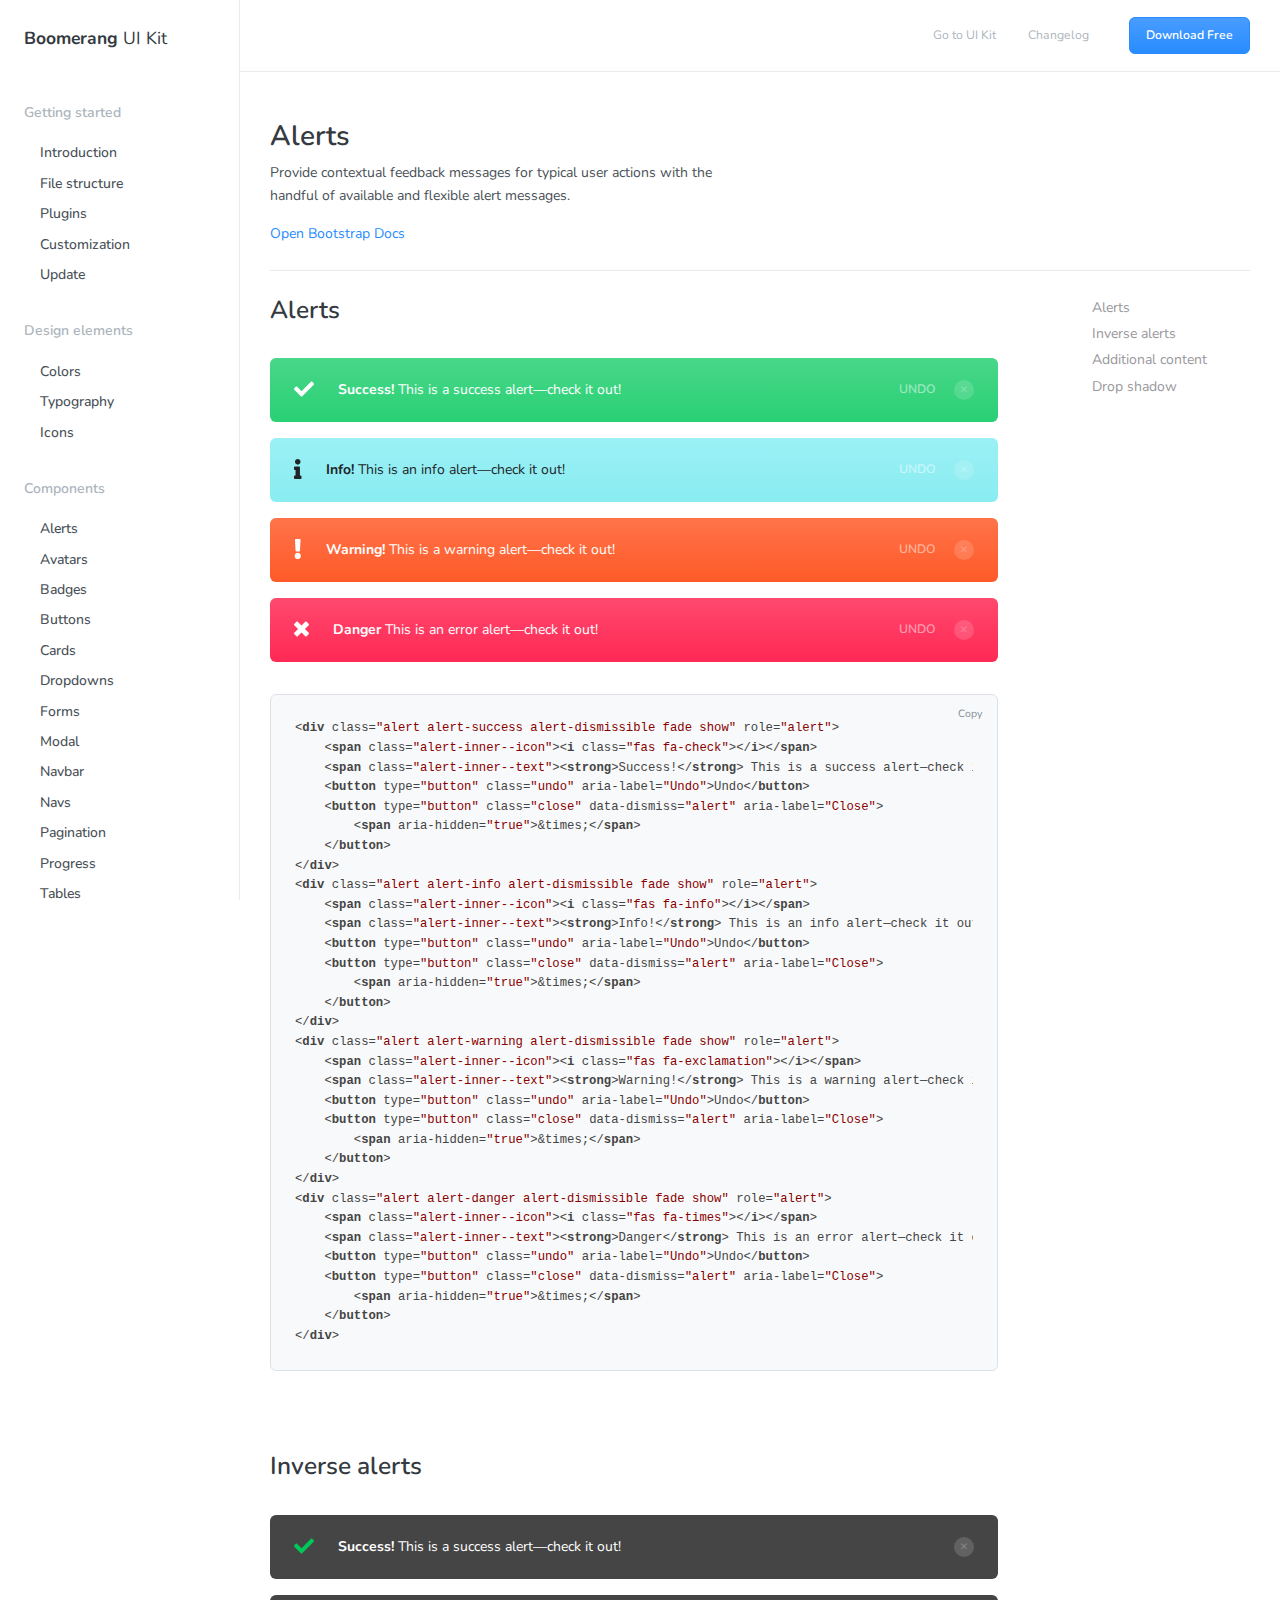
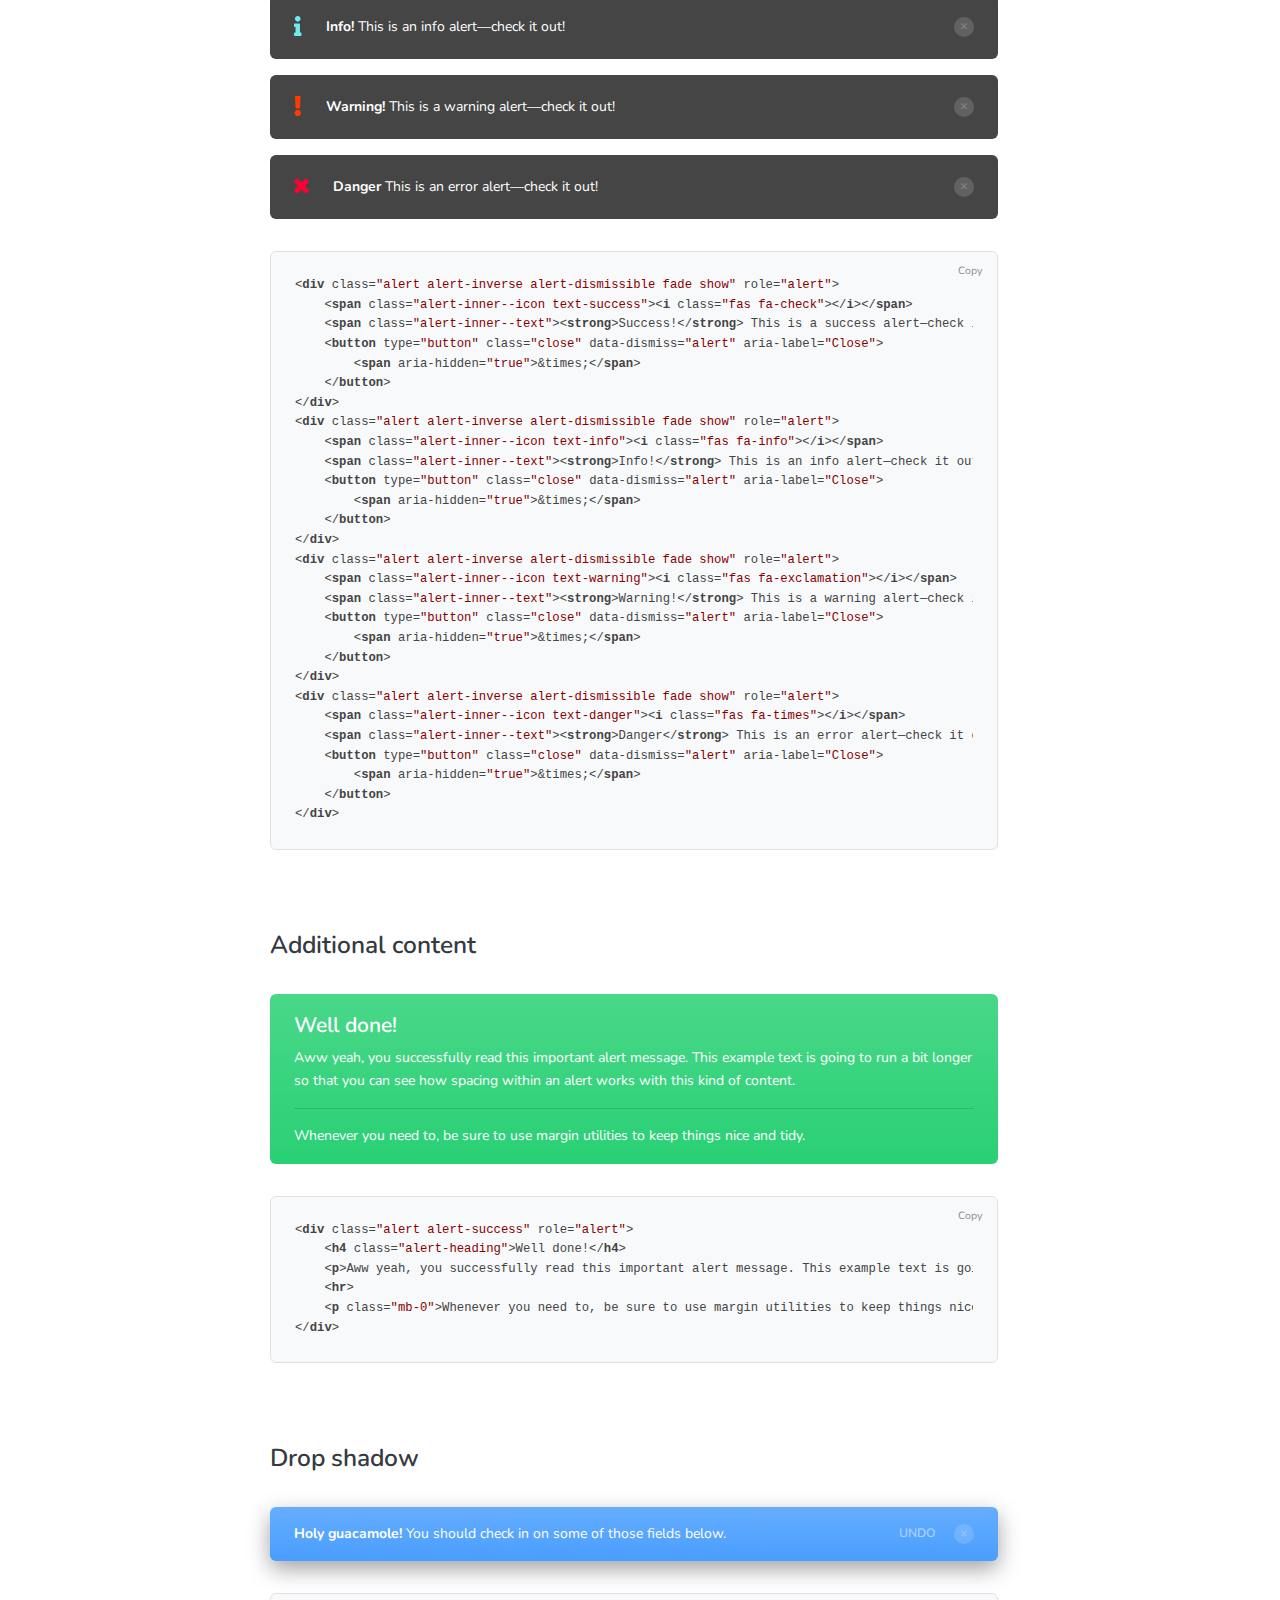
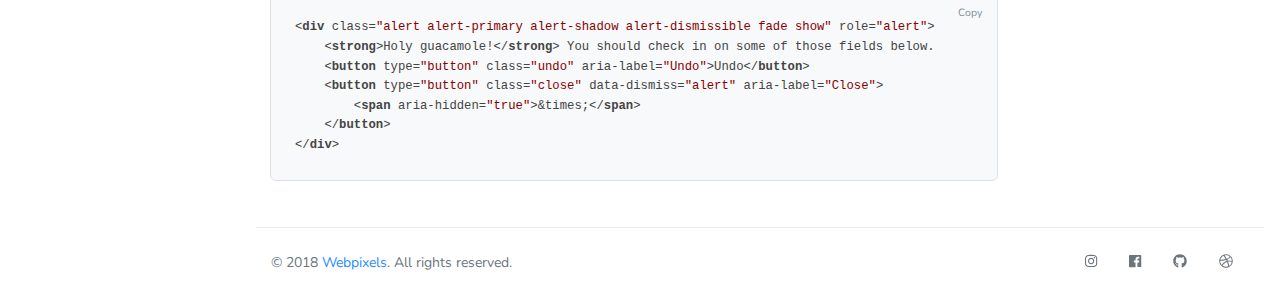
<file: docs/alerts.html>
<!DOCTYPE html>
<html>
  <head>
    <meta charset="utf-8">
    <meta name="viewport" content="width=device-width, initial-scale=1, shrink-to-fit=no">
    <meta name="description" content="Probably the most complete UI kit out there. Multiple functionalities and controls added,  extended color palette and beautiful typography, designed as its own extended version of Bootstrap at  the highest level of quality.                             ">
    <meta name="author" content="Webpixels">
    <title>Boomerang UI Kit - Free Bootstrap Framework by Webpixels</title>
    <!-- Fonts -->
    <link href="https://fonts.googleapis.com/css?family=Nunito:400,600,700,800|Roboto:400,500,700" rel="stylesheet">
    <!-- Plugins -->
    <link rel="stylesheet" href="../assets/vendor/animate/animate.min.css" type="text/css">
    <!-- Theme CSS -->
    <link type="text/css" href="../assets/css/theme.css" rel="stylesheet">
    <!-- Demo CSS - No need to use these in your project -->
    <link rel="stylesheet" href="../assets/vendor/jquery-scrollbar/css/jquery-scrollbar.css">
    <link type="text/css" href="../assets/vendor/highlight/css/highlight.min.css" rel="stylesheet">
    <link type="text/css" href="../assets/css/demo.css" rel="stylesheet">
  </head>
  <body>
    <main class="main">
      <aside class="sidebar" id="nav_docs">
        <div class="sidebar-brand">
          <h1 class="font-weight-400"><a href="../"><span class="font-weight-700">Boomerang</span> UI Kit</a></h1>
        </div>
        <div class="scrollbar-inner">
          <ul class="navigation pr-3">
            <li class="navigation-title">Getting started</li>
            <li class="navigation-item">
              <a href="introduction.html" class="navigation-link">Introduction</a>
            </li>
            <li class="navigation-item">
              <a href="file-structure.html" class="navigation-link">File structure</a>
            </li>
            <li class="navigation-item">
              <a href="plugins.html" class="navigation-link">Plugins</a>
            </li>
            <li class="navigation-item">
              <a href="customization.html" class="navigation-link">Customization</a>
            </li>
            <li class="navigation-item">
              <a href="update.html" class="navigation-link">Update</a>
            </li>
            <li class="navigation-title">Design elements</li>
            <li class="navigation-item">
              <a href="colors.html" class="navigation-link">Colors</a>
            </li>
            <li class="navigation-item">
              <a href="typography.html" class="navigation-link">Typography</a>
            </li>
            <li class="navigation-item">
              <a href="icons.html" class="navigation-link">Icons</a>
            </li>
            <li class="navigation-title">Components</li>
            <li class="navigation-item">
              <a href="alerts.html" class="navigation-link">Alerts</a>
            </li>
            <li class="navigation-item">
              <a href="avatars.html" class="navigation-link">Avatars</a>
            </li>
            <li class="navigation-item">
              <a href="badges.html" class="navigation-link">Badges</a>
            </li>
            <li class="navigation-item">
              <a href="buttons.html" class="navigation-link">Buttons</a>
            </li>
            <li class="navigation-item">
              <a href="cards.html" class="navigation-link">Cards</a>
            </li>
            <li class="navigation-item">
              <a href="dropdowns.html" class="navigation-link">Dropdowns</a>
            </li>
            <li class="navigation-item">
              <a href="forms.html" class="navigation-link">Forms</a>
            </li>
            <li class="navigation-item">
              <a href="modal.html" class="navigation-link">Modal</a>
            </li>
            <li class="navigation-item">
              <a href="navbar.html" class="navigation-link">Navbar</a>
            </li>
            <li class="navigation-item">
              <a href="navs.html" class="navigation-link">Navs</a>
            </li>
            <li class="navigation-item">
              <a href="pagination.html" class="navigation-link">Pagination</a>
            </li>
            <li class="navigation-item">
              <a href="progress.html" class="navigation-link">Progress</a>
            </li>
            <li class="navigation-item">
              <a href="tables.html" class="navigation-link">Tables</a>
            </li>
            <li class="navigation-item">
              <a href="tooltips.html" class="navigation-link">Tooltips</a>
            </li>
          </ul>
        </div>
      </aside>
      <section class="content">
        <div class="header">
          <div class="navigation-trigger d-xl-none" data-action="aside-open" data-target=".sidebar">
            <div class="navigation-trigger-inner">
              <i class="navigation-trigger-line"></i>
              <i class="navigation-trigger-line"></i>
              <i class="navigation-trigger-line"></i>
            </div>
          </div>
          <div class="header-brand d-xl-none">
            <h1><a href="index.html">Boomerang UI Kit</a></h1>
          </div>
          <div class="header-nav ml-auto">
            <ul class="nav align-items-center">
              <li class="nav-item d-none d-md-inline-block">
                <a class="nav-link pl-0 active" href="../">Go to UI Kit</a>
              </li>
              <li class="nav-item d-none d-md-inline-block">
                <a class="nav-link" href="../docs/changelog.html">Changelog</a>
              </li>
              <li class="nav-item ml-4">
                <a href="https://github.com/webpixels/boomerang-ui-kit/archive/master.zip" class="btn btn-sm btn-primary">Download Free</a>
              </li>
            </ul>
          </div>
        </div>
        <div class="content-inner content-docs">
          <div class="container">
            <div class="pt-3 pb-4 mb-4 border-bottom">
              <div class="row">
                <div class="col-lg-6">
                  <h2 class="heading h2 font-weight-bold">Alerts</h2>
                  <p>Provide contextual feedback messages for typical user actions with the handful of available and flexible alert messages.</p>
                  <a href="http://getbootstrap.com/docs/4.0/components/alerts" target="_blank">Open Bootstrap Docs</a>
                </div>
              </div>
            </div>
            <div class="row">
              <div class="col-lg-9">
                <h3 id="alerts">Alerts</h3>
                <div class="code-example">
                  <div class="alert alert-success alert-dismissible fade show" role="alert">
                    <span class="alert-inner--icon"><i class="fas fa-check"></i></span>
                    <span class="alert-inner--text"><strong>Success!</strong> This is a success alert—check it out!</span>
                    <button type="button" class="undo" aria-label="Undo">Undo</button>
                    <button type="button" class="close" data-dismiss="alert" aria-label="Close">
                      <span aria-hidden="true">&times;</span>
                    </button>
                  </div>
                  <div class="alert alert-info alert-dismissible fade show" role="alert">
                    <span class="alert-inner--icon"><i class="fas fa-info"></i></span>
                    <span class="alert-inner--text"><strong>Info!</strong> This is an info alert—check it out!</span>
                    <button type="button" class="undo" aria-label="Undo">Undo</button>
                    <button type="button" class="close" data-dismiss="alert" aria-label="Close">
                      <span aria-hidden="true">&times;</span>
                    </button>
                  </div>
                  <div class="alert alert-warning alert-dismissible fade show" role="alert">
                    <span class="alert-inner--icon"><i class="fas fa-exclamation"></i></span>
                    <span class="alert-inner--text"><strong>Warning!</strong> This is a warning alert—check it out!</span>
                    <button type="button" class="undo" aria-label="Undo">Undo</button>
                    <button type="button" class="close" data-dismiss="alert" aria-label="Close">
                      <span aria-hidden="true">&times;</span>
                    </button>
                  </div>
                  <div class="alert alert-danger alert-dismissible fade show" role="alert">
                    <span class="alert-inner--icon"><i class="fas fa-times"></i></span>
                    <span class="alert-inner--text"><strong>Danger</strong> This is an error alert—check it out!</span>
                    <button type="button" class="undo" aria-label="Undo">Undo</button>
                    <button type="button" class="close" data-dismiss="alert" aria-label="Close">
                      <span aria-hidden="true">&times;</span>
                    </button>
                  </div>
                </div>
                <div class="highlight">
                  <pre><code class="language-html" data-lang="html"><span class="nt">&lt;div</span> <span class="na">class=</span><span class="s">"alert alert-success alert-dismissible fade show"</span> <span class="na">role=</span><span class="s">"alert"</span><span class="nt">&gt;</span>
    <span class="nt">&lt;span</span> <span class="na">class=</span><span class="s">"alert-inner--icon"</span><span class="nt">&gt;&lt;i</span> <span class="na">class=</span><span class="s">"fas fa-check"</span><span class="nt">&gt;&lt;/i&gt;&lt;/span&gt;</span>
    <span class="nt">&lt;span</span> <span class="na">class=</span><span class="s">"alert-inner--text"</span><span class="nt">&gt;&lt;strong&gt;</span>Success!<span class="nt">&lt;/strong&gt;</span> This is a success alert—check it out!<span class="nt">&lt;/span&gt;</span>
    <span class="nt">&lt;button</span> <span class="na">type=</span><span class="s">"button"</span> <span class="na">class=</span><span class="s">"undo"</span> <span class="na">aria-label=</span><span class="s">"Undo"</span><span class="nt">&gt;</span>Undo<span class="nt">&lt;/button&gt;</span>
    <span class="nt">&lt;button</span> <span class="na">type=</span><span class="s">"button"</span> <span class="na">class=</span><span class="s">"close"</span> <span class="na">data-dismiss=</span><span class="s">"alert"</span> <span class="na">aria-label=</span><span class="s">"Close"</span><span class="nt">&gt;</span>
        <span class="nt">&lt;span</span> <span class="na">aria-hidden=</span><span class="s">"true"</span><span class="nt">&gt;</span><span class="ni">&amp;times;</span><span class="nt">&lt;/span&gt;</span>
    <span class="nt">&lt;/button&gt;</span>
<span class="nt">&lt;/div&gt;</span>
<span class="nt">&lt;div</span> <span class="na">class=</span><span class="s">"alert alert-info alert-dismissible fade show"</span> <span class="na">role=</span><span class="s">"alert"</span><span class="nt">&gt;</span>
    <span class="nt">&lt;span</span> <span class="na">class=</span><span class="s">"alert-inner--icon"</span><span class="nt">&gt;&lt;i</span> <span class="na">class=</span><span class="s">"fas fa-info"</span><span class="nt">&gt;&lt;/i&gt;&lt;/span&gt;</span>
    <span class="nt">&lt;span</span> <span class="na">class=</span><span class="s">"alert-inner--text"</span><span class="nt">&gt;&lt;strong&gt;</span>Info!<span class="nt">&lt;/strong&gt;</span> This is an info alert—check it out!<span class="nt">&lt;/span&gt;</span>
    <span class="nt">&lt;button</span> <span class="na">type=</span><span class="s">"button"</span> <span class="na">class=</span><span class="s">"undo"</span> <span class="na">aria-label=</span><span class="s">"Undo"</span><span class="nt">&gt;</span>Undo<span class="nt">&lt;/button&gt;</span>
    <span class="nt">&lt;button</span> <span class="na">type=</span><span class="s">"button"</span> <span class="na">class=</span><span class="s">"close"</span> <span class="na">data-dismiss=</span><span class="s">"alert"</span> <span class="na">aria-label=</span><span class="s">"Close"</span><span class="nt">&gt;</span>
        <span class="nt">&lt;span</span> <span class="na">aria-hidden=</span><span class="s">"true"</span><span class="nt">&gt;</span><span class="ni">&amp;times;</span><span class="nt">&lt;/span&gt;</span>
    <span class="nt">&lt;/button&gt;</span>
<span class="nt">&lt;/div&gt;</span>
<span class="nt">&lt;div</span> <span class="na">class=</span><span class="s">"alert alert-warning alert-dismissible fade show"</span> <span class="na">role=</span><span class="s">"alert"</span><span class="nt">&gt;</span>
    <span class="nt">&lt;span</span> <span class="na">class=</span><span class="s">"alert-inner--icon"</span><span class="nt">&gt;&lt;i</span> <span class="na">class=</span><span class="s">"fas fa-exclamation"</span><span class="nt">&gt;&lt;/i&gt;&lt;/span&gt;</span>
    <span class="nt">&lt;span</span> <span class="na">class=</span><span class="s">"alert-inner--text"</span><span class="nt">&gt;&lt;strong&gt;</span>Warning!<span class="nt">&lt;/strong&gt;</span> This is a warning alert—check it out!<span class="nt">&lt;/span&gt;</span>
    <span class="nt">&lt;button</span> <span class="na">type=</span><span class="s">"button"</span> <span class="na">class=</span><span class="s">"undo"</span> <span class="na">aria-label=</span><span class="s">"Undo"</span><span class="nt">&gt;</span>Undo<span class="nt">&lt;/button&gt;</span>
    <span class="nt">&lt;button</span> <span class="na">type=</span><span class="s">"button"</span> <span class="na">class=</span><span class="s">"close"</span> <span class="na">data-dismiss=</span><span class="s">"alert"</span> <span class="na">aria-label=</span><span class="s">"Close"</span><span class="nt">&gt;</span>
        <span class="nt">&lt;span</span> <span class="na">aria-hidden=</span><span class="s">"true"</span><span class="nt">&gt;</span><span class="ni">&amp;times;</span><span class="nt">&lt;/span&gt;</span>
    <span class="nt">&lt;/button&gt;</span>
<span class="nt">&lt;/div&gt;</span>
<span class="nt">&lt;div</span> <span class="na">class=</span><span class="s">"alert alert-danger alert-dismissible fade show"</span> <span class="na">role=</span><span class="s">"alert"</span><span class="nt">&gt;</span>
    <span class="nt">&lt;span</span> <span class="na">class=</span><span class="s">"alert-inner--icon"</span><span class="nt">&gt;&lt;i</span> <span class="na">class=</span><span class="s">"fas fa-times"</span><span class="nt">&gt;&lt;/i&gt;&lt;/span&gt;</span>
    <span class="nt">&lt;span</span> <span class="na">class=</span><span class="s">"alert-inner--text"</span><span class="nt">&gt;&lt;strong&gt;</span>Danger<span class="nt">&lt;/strong&gt;</span> This is an error alert—check it out!<span class="nt">&lt;/span&gt;</span>
    <span class="nt">&lt;button</span> <span class="na">type=</span><span class="s">"button"</span> <span class="na">class=</span><span class="s">"undo"</span> <span class="na">aria-label=</span><span class="s">"Undo"</span><span class="nt">&gt;</span>Undo<span class="nt">&lt;/button&gt;</span>
    <span class="nt">&lt;button</span> <span class="na">type=</span><span class="s">"button"</span> <span class="na">class=</span><span class="s">"close"</span> <span class="na">data-dismiss=</span><span class="s">"alert"</span> <span class="na">aria-label=</span><span class="s">"Close"</span><span class="nt">&gt;</span>
        <span class="nt">&lt;span</span> <span class="na">aria-hidden=</span><span class="s">"true"</span><span class="nt">&gt;</span><span class="ni">&amp;times;</span><span class="nt">&lt;/span&gt;</span>
    <span class="nt">&lt;/button&gt;</span>
<span class="nt">&lt;/div&gt;</span></code></pre>
                </div>
                <h3 id="inverse-alerts">Inverse alerts</h3>
                <div class="code-example">
                  <div class="alert alert-inverse alert-dismissible fade show" role="alert">
                    <span class="alert-inner--icon text-success"><i class="fas fa-check"></i></span>
                    <span class="alert-inner--text"><strong>Success!</strong> This is a success alert—check it out!</span>
                    <button type="button" class="close" data-dismiss="alert" aria-label="Close">
                      <span aria-hidden="true">&times;</span>
                    </button>
                  </div>
                  <div class="alert alert-inverse alert-dismissible fade show" role="alert">
                    <span class="alert-inner--icon text-info"><i class="fas fa-info"></i></span>
                    <span class="alert-inner--text"><strong>Info!</strong> This is an info alert—check it out!</span>
                    <button type="button" class="close" data-dismiss="alert" aria-label="Close">
                      <span aria-hidden="true">&times;</span>
                    </button>
                  </div>
                  <div class="alert alert-inverse alert-dismissible fade show" role="alert">
                    <span class="alert-inner--icon text-warning"><i class="fas fa-exclamation"></i></span>
                    <span class="alert-inner--text"><strong>Warning!</strong> This is a warning alert—check it out!</span>
                    <button type="button" class="close" data-dismiss="alert" aria-label="Close">
                      <span aria-hidden="true">&times;</span>
                    </button>
                  </div>
                  <div class="alert alert-inverse alert-dismissible fade show" role="alert">
                    <span class="alert-inner--icon text-danger"><i class="fas fa-times"></i></span>
                    <span class="alert-inner--text"><strong>Danger</strong> This is an error alert—check it out!</span>
                    <button type="button" class="close" data-dismiss="alert" aria-label="Close">
                      <span aria-hidden="true">&times;</span>
                    </button>
                  </div>
                </div>
                <div class="highlight">
                  <pre><code class="language-html" data-lang="html"><span class="nt">&lt;div</span> <span class="na">class=</span><span class="s">"alert alert-inverse alert-dismissible fade show"</span> <span class="na">role=</span><span class="s">"alert"</span><span class="nt">&gt;</span>
    <span class="nt">&lt;span</span> <span class="na">class=</span><span class="s">"alert-inner--icon text-success"</span><span class="nt">&gt;&lt;i</span> <span class="na">class=</span><span class="s">"fas fa-check"</span><span class="nt">&gt;&lt;/i&gt;&lt;/span&gt;</span>
    <span class="nt">&lt;span</span> <span class="na">class=</span><span class="s">"alert-inner--text"</span><span class="nt">&gt;&lt;strong&gt;</span>Success!<span class="nt">&lt;/strong&gt;</span> This is a success alert—check it out!<span class="nt">&lt;/span&gt;</span>
    <span class="nt">&lt;button</span> <span class="na">type=</span><span class="s">"button"</span> <span class="na">class=</span><span class="s">"close"</span> <span class="na">data-dismiss=</span><span class="s">"alert"</span> <span class="na">aria-label=</span><span class="s">"Close"</span><span class="nt">&gt;</span>
        <span class="nt">&lt;span</span> <span class="na">aria-hidden=</span><span class="s">"true"</span><span class="nt">&gt;</span><span class="ni">&amp;times;</span><span class="nt">&lt;/span&gt;</span>
    <span class="nt">&lt;/button&gt;</span>
<span class="nt">&lt;/div&gt;</span>
<span class="nt">&lt;div</span> <span class="na">class=</span><span class="s">"alert alert-inverse alert-dismissible fade show"</span> <span class="na">role=</span><span class="s">"alert"</span><span class="nt">&gt;</span>
    <span class="nt">&lt;span</span> <span class="na">class=</span><span class="s">"alert-inner--icon text-info"</span><span class="nt">&gt;&lt;i</span> <span class="na">class=</span><span class="s">"fas fa-info"</span><span class="nt">&gt;&lt;/i&gt;&lt;/span&gt;</span>
    <span class="nt">&lt;span</span> <span class="na">class=</span><span class="s">"alert-inner--text"</span><span class="nt">&gt;&lt;strong&gt;</span>Info!<span class="nt">&lt;/strong&gt;</span> This is an info alert—check it out!<span class="nt">&lt;/span&gt;</span>
    <span class="nt">&lt;button</span> <span class="na">type=</span><span class="s">"button"</span> <span class="na">class=</span><span class="s">"close"</span> <span class="na">data-dismiss=</span><span class="s">"alert"</span> <span class="na">aria-label=</span><span class="s">"Close"</span><span class="nt">&gt;</span>
        <span class="nt">&lt;span</span> <span class="na">aria-hidden=</span><span class="s">"true"</span><span class="nt">&gt;</span><span class="ni">&amp;times;</span><span class="nt">&lt;/span&gt;</span>
    <span class="nt">&lt;/button&gt;</span>
<span class="nt">&lt;/div&gt;</span>
<span class="nt">&lt;div</span> <span class="na">class=</span><span class="s">"alert alert-inverse alert-dismissible fade show"</span> <span class="na">role=</span><span class="s">"alert"</span><span class="nt">&gt;</span>
    <span class="nt">&lt;span</span> <span class="na">class=</span><span class="s">"alert-inner--icon text-warning"</span><span class="nt">&gt;&lt;i</span> <span class="na">class=</span><span class="s">"fas fa-exclamation"</span><span class="nt">&gt;&lt;/i&gt;&lt;/span&gt;</span>
    <span class="nt">&lt;span</span> <span class="na">class=</span><span class="s">"alert-inner--text"</span><span class="nt">&gt;&lt;strong&gt;</span>Warning!<span class="nt">&lt;/strong&gt;</span> This is a warning alert—check it out!<span class="nt">&lt;/span&gt;</span>
    <span class="nt">&lt;button</span> <span class="na">type=</span><span class="s">"button"</span> <span class="na">class=</span><span class="s">"close"</span> <span class="na">data-dismiss=</span><span class="s">"alert"</span> <span class="na">aria-label=</span><span class="s">"Close"</span><span class="nt">&gt;</span>
        <span class="nt">&lt;span</span> <span class="na">aria-hidden=</span><span class="s">"true"</span><span class="nt">&gt;</span><span class="ni">&amp;times;</span><span class="nt">&lt;/span&gt;</span>
    <span class="nt">&lt;/button&gt;</span>
<span class="nt">&lt;/div&gt;</span>
<span class="nt">&lt;div</span> <span class="na">class=</span><span class="s">"alert alert-inverse alert-dismissible fade show"</span> <span class="na">role=</span><span class="s">"alert"</span><span class="nt">&gt;</span>
    <span class="nt">&lt;span</span> <span class="na">class=</span><span class="s">"alert-inner--icon text-danger"</span><span class="nt">&gt;&lt;i</span> <span class="na">class=</span><span class="s">"fas fa-times"</span><span class="nt">&gt;&lt;/i&gt;&lt;/span&gt;</span>
    <span class="nt">&lt;span</span> <span class="na">class=</span><span class="s">"alert-inner--text"</span><span class="nt">&gt;&lt;strong&gt;</span>Danger<span class="nt">&lt;/strong&gt;</span> This is an error alert—check it out!<span class="nt">&lt;/span&gt;</span>
    <span class="nt">&lt;button</span> <span class="na">type=</span><span class="s">"button"</span> <span class="na">class=</span><span class="s">"close"</span> <span class="na">data-dismiss=</span><span class="s">"alert"</span> <span class="na">aria-label=</span><span class="s">"Close"</span><span class="nt">&gt;</span>
        <span class="nt">&lt;span</span> <span class="na">aria-hidden=</span><span class="s">"true"</span><span class="nt">&gt;</span><span class="ni">&amp;times;</span><span class="nt">&lt;/span&gt;</span>
    <span class="nt">&lt;/button&gt;</span>
<span class="nt">&lt;/div&gt;</span></code></pre>
                </div>
                <h3 id="additional-content">Additional content</h3>
                <div class="code-example">
                  <div class="alert alert-success" role="alert">
                    <h4 class="alert-heading">Well done!</h4>
                    <p>Aww yeah, you successfully read this important alert message. This example text is going to run a bit longer so that you can see how spacing within an alert works with this kind of content.</p>
                    <hr />
                    <p class="mb-0">Whenever you need to, be sure to use margin utilities to keep things nice and tidy.</p>
                  </div>
                </div>
                <div class="highlight">
                  <pre><code class="language-html" data-lang="html"><span class="nt">&lt;div</span> <span class="na">class=</span><span class="s">"alert alert-success"</span> <span class="na">role=</span><span class="s">"alert"</span><span class="nt">&gt;</span>
    <span class="nt">&lt;h4</span> <span class="na">class=</span><span class="s">"alert-heading"</span><span class="nt">&gt;</span>Well done!<span class="nt">&lt;/h4&gt;</span>
    <span class="nt">&lt;p&gt;</span>Aww yeah, you successfully read this important alert message. This example text is going to run a bit longer so that you can see how spacing within an alert works with this kind of content.<span class="nt">&lt;/p&gt;</span>
    <span class="nt">&lt;hr&gt;</span>
    <span class="nt">&lt;p</span> <span class="na">class=</span><span class="s">"mb-0"</span><span class="nt">&gt;</span>Whenever you need to, be sure to use margin utilities to keep things nice and tidy.<span class="nt">&lt;/p&gt;</span>
<span class="nt">&lt;/div&gt;</span></code></pre>
                </div>
                <h3 id="drop-shadow">Drop shadow</h3>
                <div class="code-example">
                  <div class="alert alert-primary alert-shadow alert-dismissible fade show" role="alert">
                    <strong>Holy guacamole!</strong> You should check in on some of those fields below.
                    <button type="button" class="undo" aria-label="Undo">Undo</button>
                    <button type="button" class="close" data-dismiss="alert" aria-label="Close">
                      <span aria-hidden="true">&times;</span>
                    </button>
                  </div>
                </div>
                <div class="highlight">
                  <pre><code class="language-html" data-lang="html"><span class="nt">&lt;div</span> <span class="na">class=</span><span class="s">"alert alert-primary alert-shadow alert-dismissible fade show"</span> <span class="na">role=</span><span class="s">"alert"</span><span class="nt">&gt;</span>
    <span class="nt">&lt;strong&gt;</span>Holy guacamole!<span class="nt">&lt;/strong&gt;</span> You should check in on some of those fields below.
    <span class="nt">&lt;button</span> <span class="na">type=</span><span class="s">"button"</span> <span class="na">class=</span><span class="s">"undo"</span> <span class="na">aria-label=</span><span class="s">"Undo"</span><span class="nt">&gt;</span>Undo<span class="nt">&lt;/button&gt;</span>
    <span class="nt">&lt;button</span> <span class="na">type=</span><span class="s">"button"</span> <span class="na">class=</span><span class="s">"close"</span> <span class="na">data-dismiss=</span><span class="s">"alert"</span> <span class="na">aria-label=</span><span class="s">"Close"</span><span class="nt">&gt;</span>
        <span class="nt">&lt;span</span> <span class="na">aria-hidden=</span><span class="s">"true"</span><span class="nt">&gt;</span><span class="ni">&amp;times;</span><span class="nt">&lt;/span&gt;</span>
    <span class="nt">&lt;/button&gt;</span>
<span class="nt">&lt;/div&gt;</span></code></pre>
                </div>
              </div>
              <div class="col-lg-3 d-none d-lg-inline-block">
                <div class="sidebar-sticky" data-stick-in-parent="true">
                  <ul class="section-nav">
                    <li class="toc-entry toc-h3"><a href="#alerts">Alerts</a></li>
                    <li class="toc-entry toc-h3"><a href="#inverse-alerts">Inverse alerts</a></li>
                    <li class="toc-entry toc-h3"><a href="#additional-content">Additional content</a></li>
                    <li class="toc-entry toc-h3"><a href="#drop-shadow">Drop shadow</a></li>
                  </ul>
                </div>
              </div>
            </div>
          </div>
        </div>
        <footer class="px-3 footer bg-white">
          <div class="container ">
            <div class="row align-items-center py-3 border-top">
              <div class="col-lg-6 text-center text-lg-left mb-2 mb-lg-0">
                &copy; 2018 <a href="https://webpixels.io/" target="_blank">Webpixels</a>. All rights reserved.
              </div>
              <div class="col-lg-6 text-center text-lg-right">
                <ul class="nav justify-content-center justify-content-lg-end">
                  <li class="nav-item">
                    <a class="nav-link active" href="https://instagram.com/webpixelsofficial" target="_blank"><i class="fab fa-instagram"></i></a>
                  </li>
                  <li class="nav-item">
                    <a class="nav-link" href="https://facebook.com/webpixels" target="_blank"><i class="fab fa-facebook"></i></a>
                  </li>
                  <li class="nav-item">
                    <a class="nav-link" href="https://github.com/webpixels" target="_blank"><i class="fab fa-github"></i></a>
                  </li>
                  <li class="nav-item">
                    <a class="nav-link" href="https://dribbble.com/webpixels" target="_blank"><i class="fab fa-dribbble"></i></a>
                  </li>
                </ul>
              </div>
            </div>
          </div>
        </footer>
      </section>
    </main>
    <!-- Core -->
    <script src="../assets/vendor/jquery/jquery.min.js"></script>
    <script src="../assets/vendor/popper/popper.min.js"></script>
    <script src="../assets/js/bootstrap/bootstrap.min.js"></script>
    <!-- FontAwesome 5 -->
    <script src="../assets/vendor/fontawesome/js/fontawesome-all.min.js" defer></script>
    <!-- Scripts used only for this demo only - Remove these in your project -->
    <script src="../assets/vendor/jquery-scrollbar/js/jquery-scrollbar.min.js"></script>
    <script src="../assets/vendor/jquery-scrollLock/jquery-scrollLock.min.js"></script>
    <script src="../assets/vendor/sticky-kit/sticky-kit.min.js"></script>
    <script src="../assets/vendor/highlight/js/highlight.min.js"></script>
    <script src="../assets/vendor/clipboard-js/clipboard.min.js"></script>
    <script src="../assets/vendor/holderjs/holder.min.js"></script>
    <script src="../assets/js/demo.js"></script>
    <!-- Theme JS -->
    <script src="../assets/js/theme.js"></script>
  </body>
</html>
</file>
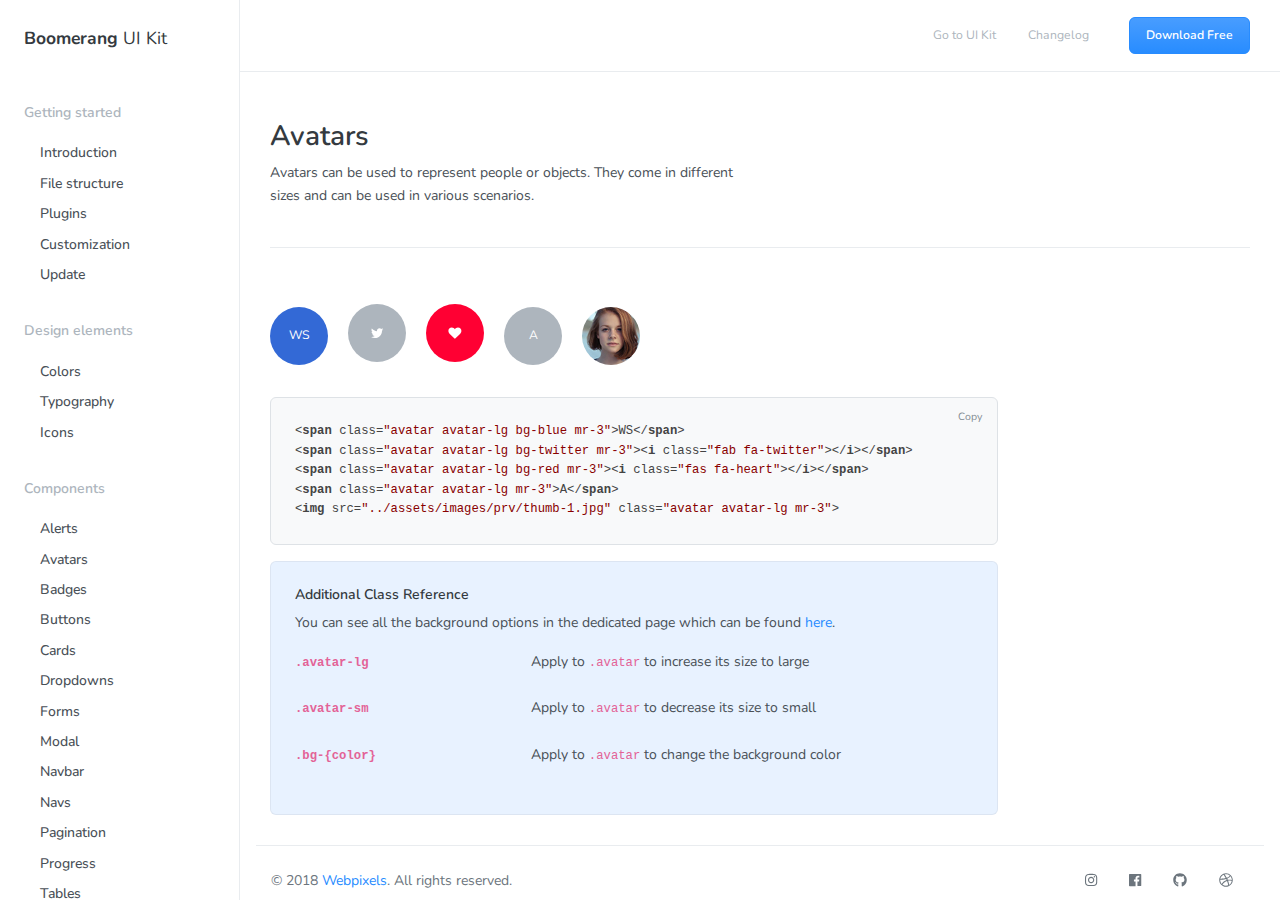
<file: docs/avatars.html>
<!DOCTYPE html>
<html>
  <head>
    <meta charset="utf-8">
    <meta name="viewport" content="width=device-width, initial-scale=1, shrink-to-fit=no">
    <meta name="description" content="Probably the most complete UI kit out there. Multiple functionalities and controls added,  extended color palette and beautiful typography, designed as its own extended version of Bootstrap at  the highest level of quality.                             ">
    <meta name="author" content="Webpixels">
    <title>Boomerang UI Kit - Free Bootstrap Framework by Webpixels</title>
    <!-- Fonts -->
    <link href="https://fonts.googleapis.com/css?family=Nunito:400,600,700,800|Roboto:400,500,700" rel="stylesheet">
    <!-- Plugins -->
    <link rel="stylesheet" href="../assets/vendor/animate/animate.min.css" type="text/css">
    <!-- Theme CSS -->
    <link type="text/css" href="../assets/css/theme.css" rel="stylesheet">
    <!-- Demo CSS - No need to use these in your project -->
    <link rel="stylesheet" href="../assets/vendor/jquery-scrollbar/css/jquery-scrollbar.css">
    <link type="text/css" href="../assets/vendor/highlight/css/highlight.min.css" rel="stylesheet">
    <link type="text/css" href="../assets/css/demo.css" rel="stylesheet">
  </head>
  <body>
    <main class="main">
      <aside class="sidebar" id="nav_docs">
        <div class="sidebar-brand">
          <h1 class="font-weight-400"><a href="../"><span class="font-weight-700">Boomerang</span> UI Kit</a></h1>
        </div>
        <div class="scrollbar-inner">
          <ul class="navigation pr-3">
            <li class="navigation-title">Getting started</li>
            <li class="navigation-item">
              <a href="introduction.html" class="navigation-link">Introduction</a>
            </li>
            <li class="navigation-item">
              <a href="file-structure.html" class="navigation-link">File structure</a>
            </li>
            <li class="navigation-item">
              <a href="plugins.html" class="navigation-link">Plugins</a>
            </li>
            <li class="navigation-item">
              <a href="customization.html" class="navigation-link">Customization</a>
            </li>
            <li class="navigation-item">
              <a href="update.html" class="navigation-link">Update</a>
            </li>
            <li class="navigation-title">Design elements</li>
            <li class="navigation-item">
              <a href="colors.html" class="navigation-link">Colors</a>
            </li>
            <li class="navigation-item">
              <a href="typography.html" class="navigation-link">Typography</a>
            </li>
            <li class="navigation-item">
              <a href="icons.html" class="navigation-link">Icons</a>
            </li>
            <li class="navigation-title">Components</li>
            <li class="navigation-item">
              <a href="alerts.html" class="navigation-link">Alerts</a>
            </li>
            <li class="navigation-item">
              <a href="avatars.html" class="navigation-link">Avatars</a>
            </li>
            <li class="navigation-item">
              <a href="badges.html" class="navigation-link">Badges</a>
            </li>
            <li class="navigation-item">
              <a href="buttons.html" class="navigation-link">Buttons</a>
            </li>
            <li class="navigation-item">
              <a href="cards.html" class="navigation-link">Cards</a>
            </li>
            <li class="navigation-item">
              <a href="dropdowns.html" class="navigation-link">Dropdowns</a>
            </li>
            <li class="navigation-item">
              <a href="forms.html" class="navigation-link">Forms</a>
            </li>
            <li class="navigation-item">
              <a href="modal.html" class="navigation-link">Modal</a>
            </li>
            <li class="navigation-item">
              <a href="navbar.html" class="navigation-link">Navbar</a>
            </li>
            <li class="navigation-item">
              <a href="navs.html" class="navigation-link">Navs</a>
            </li>
            <li class="navigation-item">
              <a href="pagination.html" class="navigation-link">Pagination</a>
            </li>
            <li class="navigation-item">
              <a href="progress.html" class="navigation-link">Progress</a>
            </li>
            <li class="navigation-item">
              <a href="tables.html" class="navigation-link">Tables</a>
            </li>
            <li class="navigation-item">
              <a href="tooltips.html" class="navigation-link">Tooltips</a>
            </li>
          </ul>
        </div>
      </aside>
      <section class="content">
        <div class="header">
          <div class="navigation-trigger d-xl-none" data-action="aside-open" data-target=".sidebar">
            <div class="navigation-trigger-inner">
              <i class="navigation-trigger-line"></i>
              <i class="navigation-trigger-line"></i>
              <i class="navigation-trigger-line"></i>
            </div>
          </div>
          <div class="header-brand d-xl-none">
            <h1><a href="index.html">Boomerang UI Kit</a></h1>
          </div>
          <div class="header-nav ml-auto">
            <ul class="nav align-items-center">
              <li class="nav-item d-none d-md-inline-block">
                <a class="nav-link pl-0 active" href="../">Go to UI Kit</a>
              </li>
              <li class="nav-item d-none d-md-inline-block">
                <a class="nav-link" href="../docs/changelog.html">Changelog</a>
              </li>
              <li class="nav-item ml-4">
                <a href="https://github.com/webpixels/boomerang-ui-kit/archive/master.zip" class="btn btn-sm btn-primary">Download Free</a>
              </li>
            </ul>
          </div>
        </div>
        <div class="content-inner content-docs">
          <div class="container">
            <div class="pt-3 pb-4 mb-4 border-bottom">
              <div class="row">
                <div class="col-lg-6">
                  <h2 class="heading h2 font-weight-bold">Avatars</h2>
                  <p>Avatars can be used to represent people or objects. They come in different sizes and can be used in various scenarios.</p>
                </div>
              </div>
            </div>
            <div class="row">
              <div class="col-lg-9">
                <div class="code-example">
                  <span class="avatar avatar-lg bg-blue mr-3">WS</span>
                  <span class="avatar avatar-lg bg-twitter mr-3"><i class="fab fa-twitter"></i></span>
                  <span class="avatar avatar-lg bg-red mr-3"><i class="fas fa-heart"></i></span>
                  <span class="avatar avatar-lg mr-3">A</span>
                  <img src="../assets/images/prv/thumb-1.jpg" class="avatar avatar-lg mr-3" />
                </div>
                <div class="highlight">
                  <pre><code class="language-html" data-lang="html"><span class="nt">&lt;span</span> <span class="na">class=</span><span class="s">"avatar avatar-lg bg-blue mr-3"</span><span class="nt">&gt;</span>WS<span class="nt">&lt;/span&gt;</span>
<span class="nt">&lt;span</span> <span class="na">class=</span><span class="s">"avatar avatar-lg bg-twitter mr-3"</span><span class="nt">&gt;&lt;i</span> <span class="na">class=</span><span class="s">"fab fa-twitter"</span><span class="nt">&gt;&lt;/i&gt;&lt;/span&gt;</span>
<span class="nt">&lt;span</span> <span class="na">class=</span><span class="s">"avatar avatar-lg bg-red mr-3"</span><span class="nt">&gt;&lt;i</span> <span class="na">class=</span><span class="s">"fas fa-heart"</span><span class="nt">&gt;&lt;/i&gt;&lt;/span&gt;</span>
<span class="nt">&lt;span</span> <span class="na">class=</span><span class="s">"avatar avatar-lg mr-3"</span><span class="nt">&gt;</span>A<span class="nt">&lt;/span&gt;</span>
<span class="nt">&lt;img</span> <span class="na">src=</span><span class="s">"../assets/images/prv/thumb-1.jpg"</span> <span class="na">class=</span><span class="s">"avatar avatar-lg mr-3"</span><span class="nt">&gt;</span></code></pre>
                </div>
                <div class="card bg-secondary">
                  <div class="card-body">
                    <h6 class="title-decorative">Additional Class Reference</h6>
                    <p>You can see all the background options in the dedicated page which can be found <a href="color-palette.html">here</a>.</p>
                    <dl class="row justfiy-content-between">
                      <dt class="col-4"><code>.avatar-lg</code>
                      </dt>
                      <dd class="col-8">Apply to <code>.avatar</code> to increase its size to large</dd>
                    </dl>
                    <dl class="row justfiy-content-between">
                      <dt class="col-4"><code>.avatar-sm</code>
                      </dt>
                      <dd class="col-8">Apply to <code>.avatar</code> to decrease its size to small</dd>
                    </dl>
                    <dl class="row justfiy-content-between">
                      <dt class="col-4"><code>.bg-{color}</code>
                      </dt>
                      <dd class="col-8">Apply to <code>.avatar</code> to change the background color</dd>
                    </dl>
                  </div>
                </div>
              </div>
              <div class="col-lg-3 d-none d-lg-inline-block">
                <div class="sidebar-sticky" data-stick-in-parent="true">
                </div>
              </div>
            </div>
          </div>
        </div>
        <footer class="px-3 footer bg-white">
          <div class="container ">
            <div class="row align-items-center py-3 border-top">
              <div class="col-lg-6 text-center text-lg-left mb-2 mb-lg-0">
                &copy; 2018 <a href="https://webpixels.io/" target="_blank">Webpixels</a>. All rights reserved.
              </div>
              <div class="col-lg-6 text-center text-lg-right">
                <ul class="nav justify-content-center justify-content-lg-end">
                  <li class="nav-item">
                    <a class="nav-link active" href="https://instagram.com/webpixelsofficial" target="_blank"><i class="fab fa-instagram"></i></a>
                  </li>
                  <li class="nav-item">
                    <a class="nav-link" href="https://facebook.com/webpixels" target="_blank"><i class="fab fa-facebook"></i></a>
                  </li>
                  <li class="nav-item">
                    <a class="nav-link" href="https://github.com/webpixels" target="_blank"><i class="fab fa-github"></i></a>
                  </li>
                  <li class="nav-item">
                    <a class="nav-link" href="https://dribbble.com/webpixels" target="_blank"><i class="fab fa-dribbble"></i></a>
                  </li>
                </ul>
              </div>
            </div>
          </div>
        </footer>
      </section>
    </main>
    <!-- Core -->
    <script src="../assets/vendor/jquery/jquery.min.js"></script>
    <script src="../assets/vendor/popper/popper.min.js"></script>
    <script src="../assets/js/bootstrap/bootstrap.min.js"></script>
    <!-- FontAwesome 5 -->
    <script src="../assets/vendor/fontawesome/js/fontawesome-all.min.js" defer></script>
    <!-- Scripts used only for this demo only - Remove these in your project -->
    <script src="../assets/vendor/jquery-scrollbar/js/jquery-scrollbar.min.js"></script>
    <script src="../assets/vendor/jquery-scrollLock/jquery-scrollLock.min.js"></script>
    <script src="../assets/vendor/sticky-kit/sticky-kit.min.js"></script>
    <script src="../assets/vendor/highlight/js/highlight.min.js"></script>
    <script src="../assets/vendor/clipboard-js/clipboard.min.js"></script>
    <script src="../assets/vendor/holderjs/holder.min.js"></script>
    <script src="../assets/js/demo.js"></script>
    <!-- Theme JS -->
    <script src="../assets/js/theme.js"></script>
  </body>
</html>
</file>
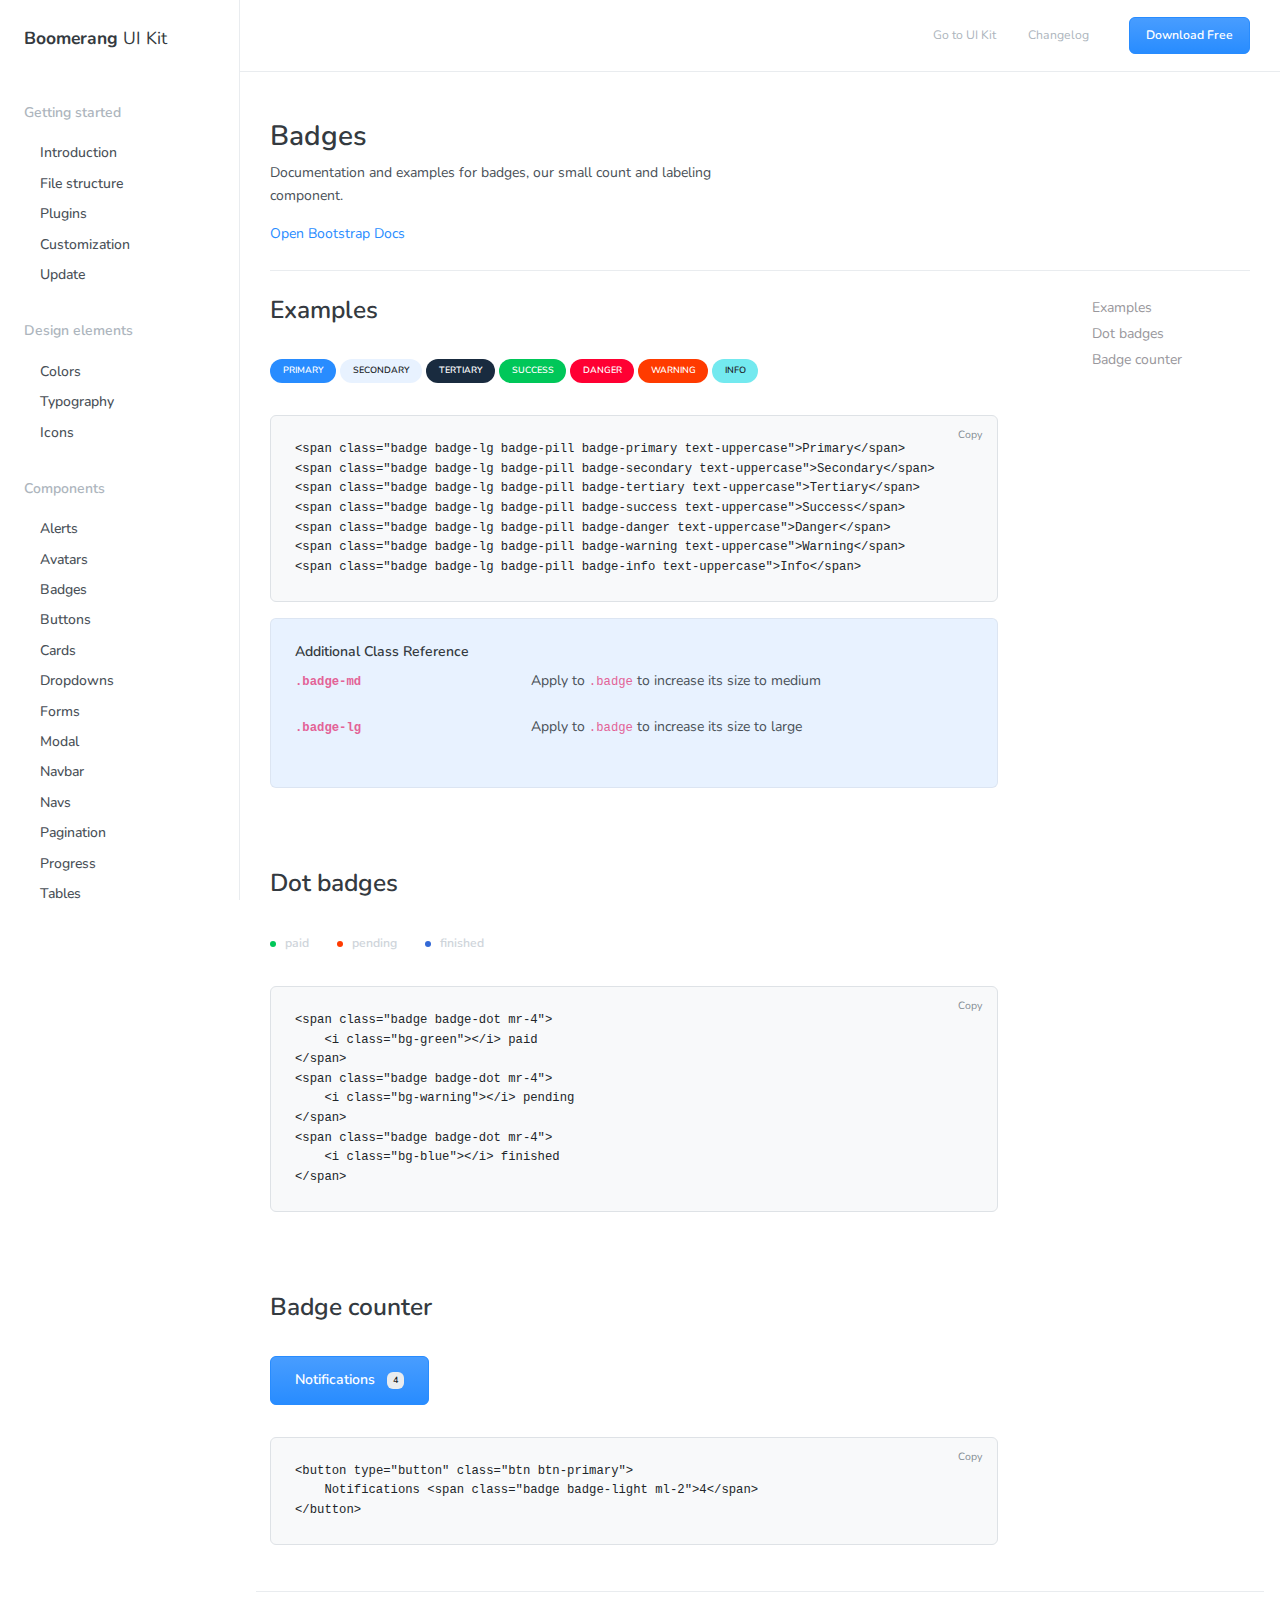
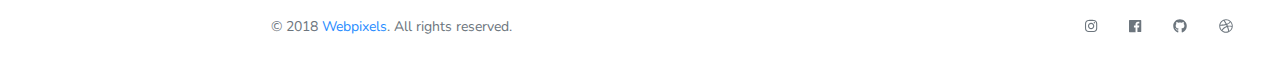
<file: docs/badges.html>
<!DOCTYPE html>
<html>
  <head>
    <meta charset="utf-8">
    <meta name="viewport" content="width=device-width, initial-scale=1, shrink-to-fit=no">
    <meta name="description" content="Probably the most complete UI kit out there. Multiple functionalities and controls added,  extended color palette and beautiful typography, designed as its own extended version of Bootstrap at  the highest level of quality.                             ">
    <meta name="author" content="Webpixels">
    <title>Boomerang UI Kit - Free Bootstrap Framework by Webpixels</title>
    <!-- Fonts -->
    <link href="https://fonts.googleapis.com/css?family=Nunito:400,600,700,800|Roboto:400,500,700" rel="stylesheet">
    <!-- Plugins -->
    <link rel="stylesheet" href="../assets/vendor/animate/animate.min.css" type="text/css">
    <!-- Theme CSS -->
    <link type="text/css" href="../assets/css/theme.css" rel="stylesheet">
    <!-- Demo CSS - No need to use these in your project -->
    <link rel="stylesheet" href="../assets/vendor/jquery-scrollbar/css/jquery-scrollbar.css">
    <link type="text/css" href="../assets/vendor/highlight/css/highlight.min.css" rel="stylesheet">
    <link type="text/css" href="../assets/css/demo.css" rel="stylesheet">
  </head>
  <body>
    <main class="main">
      <aside class="sidebar" id="nav_docs">
        <div class="sidebar-brand">
          <h1 class="font-weight-400"><a href="../"><span class="font-weight-700">Boomerang</span> UI Kit</a></h1>
        </div>
        <div class="scrollbar-inner">
          <ul class="navigation pr-3">
            <li class="navigation-title">Getting started</li>
            <li class="navigation-item">
              <a href="introduction.html" class="navigation-link">Introduction</a>
            </li>
            <li class="navigation-item">
              <a href="file-structure.html" class="navigation-link">File structure</a>
            </li>
            <li class="navigation-item">
              <a href="plugins.html" class="navigation-link">Plugins</a>
            </li>
            <li class="navigation-item">
              <a href="customization.html" class="navigation-link">Customization</a>
            </li>
            <li class="navigation-item">
              <a href="update.html" class="navigation-link">Update</a>
            </li>
            <li class="navigation-title">Design elements</li>
            <li class="navigation-item">
              <a href="colors.html" class="navigation-link">Colors</a>
            </li>
            <li class="navigation-item">
              <a href="typography.html" class="navigation-link">Typography</a>
            </li>
            <li class="navigation-item">
              <a href="icons.html" class="navigation-link">Icons</a>
            </li>
            <li class="navigation-title">Components</li>
            <li class="navigation-item">
              <a href="alerts.html" class="navigation-link">Alerts</a>
            </li>
            <li class="navigation-item">
              <a href="avatars.html" class="navigation-link">Avatars</a>
            </li>
            <li class="navigation-item">
              <a href="badges.html" class="navigation-link">Badges</a>
            </li>
            <li class="navigation-item">
              <a href="buttons.html" class="navigation-link">Buttons</a>
            </li>
            <li class="navigation-item">
              <a href="cards.html" class="navigation-link">Cards</a>
            </li>
            <li class="navigation-item">
              <a href="dropdowns.html" class="navigation-link">Dropdowns</a>
            </li>
            <li class="navigation-item">
              <a href="forms.html" class="navigation-link">Forms</a>
            </li>
            <li class="navigation-item">
              <a href="modal.html" class="navigation-link">Modal</a>
            </li>
            <li class="navigation-item">
              <a href="navbar.html" class="navigation-link">Navbar</a>
            </li>
            <li class="navigation-item">
              <a href="navs.html" class="navigation-link">Navs</a>
            </li>
            <li class="navigation-item">
              <a href="pagination.html" class="navigation-link">Pagination</a>
            </li>
            <li class="navigation-item">
              <a href="progress.html" class="navigation-link">Progress</a>
            </li>
            <li class="navigation-item">
              <a href="tables.html" class="navigation-link">Tables</a>
            </li>
            <li class="navigation-item">
              <a href="tooltips.html" class="navigation-link">Tooltips</a>
            </li>
          </ul>
        </div>
      </aside>
      <section class="content">
        <div class="header">
          <div class="navigation-trigger d-xl-none" data-action="aside-open" data-target=".sidebar">
            <div class="navigation-trigger-inner">
              <i class="navigation-trigger-line"></i>
              <i class="navigation-trigger-line"></i>
              <i class="navigation-trigger-line"></i>
            </div>
          </div>
          <div class="header-brand d-xl-none">
            <h1><a href="index.html">Boomerang UI Kit</a></h1>
          </div>
          <div class="header-nav ml-auto">
            <ul class="nav align-items-center">
              <li class="nav-item d-none d-md-inline-block">
                <a class="nav-link pl-0 active" href="../">Go to UI Kit</a>
              </li>
              <li class="nav-item d-none d-md-inline-block">
                <a class="nav-link" href="../docs/changelog.html">Changelog</a>
              </li>
              <li class="nav-item ml-4">
                <a href="https://github.com/webpixels/boomerang-ui-kit/archive/master.zip" class="btn btn-sm btn-primary">Download Free</a>
              </li>
            </ul>
          </div>
        </div>
        <div class="content-inner content-docs">
          <div class="container">
            <div class="pt-3 pb-4 mb-4 border-bottom">
              <div class="row">
                <div class="col-lg-6">
                  <h2 class="heading h2 font-weight-bold">Badges</h2>
                  <p>Documentation and examples for badges, our small count and labeling component.</p>
                  <a href="http://getbootstrap.com/docs/4.0/components/badge" target="_blank">Open Bootstrap Docs</a>
                </div>
              </div>
            </div>
            <div class="row">
              <div class="col-lg-9">
                <h3 id="examples">Examples</h3>
                <div class="code-example">
                  <span class="badge badge-lg badge-pill badge-primary text-uppercase">Primary</span>
                  <span class="badge badge-lg badge-pill badge-secondary text-uppercase">Secondary</span>
                  <span class="badge badge-lg badge-pill badge-tertiary text-uppercase">Tertiary</span>
                  <span class="badge badge-lg badge-pill badge-success text-uppercase">Success</span>
                  <span class="badge badge-lg badge-pill badge-danger text-uppercase">Danger</span>
                  <span class="badge badge-lg badge-pill badge-warning text-uppercase">Warning</span>
                  <span class="badge badge-lg badge-pill badge-info text-uppercase">Info</span>
                </div>
                <div class="highlight">
                  <pre><code class="language-html" data-lang="html"><span class="nt">&lt;span</span> <span class="na">class=</span><span class="s">"badge badge-lg badge-pill badge-primary text-uppercase"</span><span class="nt">&gt;</span>Primary<span class="nt">&lt;/span&gt;</span>
<span class="nt">&lt;span</span> <span class="na">class=</span><span class="s">"badge badge-lg badge-pill badge-secondary text-uppercase"</span><span class="nt">&gt;</span>Secondary<span class="nt">&lt;/span&gt;</span>
<span class="nt">&lt;span</span> <span class="na">class=</span><span class="s">"badge badge-lg badge-pill badge-tertiary text-uppercase"</span><span class="nt">&gt;</span>Tertiary<span class="nt">&lt;/span&gt;</span>
<span class="nt">&lt;span</span> <span class="na">class=</span><span class="s">"badge badge-lg badge-pill badge-success text-uppercase"</span><span class="nt">&gt;</span>Success<span class="nt">&lt;/span&gt;</span>
<span class="nt">&lt;span</span> <span class="na">class=</span><span class="s">"badge badge-lg badge-pill badge-danger text-uppercase"</span><span class="nt">&gt;</span>Danger<span class="nt">&lt;/span&gt;</span>
<span class="nt">&lt;span</span> <span class="na">class=</span><span class="s">"badge badge-lg badge-pill badge-warning text-uppercase"</span><span class="nt">&gt;</span>Warning<span class="nt">&lt;/span&gt;</span>
<span class="nt">&lt;span</span> <span class="na">class=</span><span class="s">"badge badge-lg badge-pill badge-info text-uppercase"</span><span class="nt">&gt;</span>Info<span class="nt">&lt;/span&gt;</span></code></pre>
                </div>
                <div class="card bg-secondary">
                  <div class="card-body">
                    <h6 class="title-decorative">Additional Class Reference</h6>
                    <dl class="row justfiy-content-between">
                      <dt class="col-4"><code>.badge-md</code>
                      </dt>
                      <dd class="col-8">Apply to <code>.badge</code> to increase its size to medium</dd>
                    </dl>
                    <dl class="row justfiy-content-between">
                      <dt class="col-4"><code>.badge-lg</code>
                      </dt>
                      <dd class="col-8">Apply to <code>.badge</code> to increase its size to large</dd>
                    </dl>
                  </div>
                </div>
                <h3 id="dot-badges">Dot badges</h3>
                <div class="code-example">
                  <span class="badge badge-dot mr-4">
                    <i class="bg-green"></i> paid
                  </span>
                  <span class="badge badge-dot mr-4">
                    <i class="bg-warning"></i> pending
                  </span>
                  <span class="badge badge-dot mr-4">
                    <i class="bg-blue"></i> finished
                  </span>
                </div>
                <div class="highlight">
                  <pre><code class="language-html" data-lang="html"><span class="nt">&lt;span</span> <span class="na">class=</span><span class="s">"badge badge-dot mr-4"</span><span class="nt">&gt;</span>
    <span class="nt">&lt;i</span> <span class="na">class=</span><span class="s">"bg-green"</span><span class="nt">&gt;&lt;/i&gt;</span> paid
<span class="nt">&lt;/span&gt;</span>
<span class="nt">&lt;span</span> <span class="na">class=</span><span class="s">"badge badge-dot mr-4"</span><span class="nt">&gt;</span>
    <span class="nt">&lt;i</span> <span class="na">class=</span><span class="s">"bg-warning"</span><span class="nt">&gt;&lt;/i&gt;</span> pending
<span class="nt">&lt;/span&gt;</span>
<span class="nt">&lt;span</span> <span class="na">class=</span><span class="s">"badge badge-dot mr-4"</span><span class="nt">&gt;</span>
    <span class="nt">&lt;i</span> <span class="na">class=</span><span class="s">"bg-blue"</span><span class="nt">&gt;&lt;/i&gt;</span> finished
<span class="nt">&lt;/span&gt;</span></code></pre>
                </div>
                <h3 id="badge-counter">Badge counter</h3>
                <div class="code-example">
                  <button type="button" class="btn btn-primary">
                    Notifications <span class="badge badge-light ml-2">4</span>
                  </button>
                </div>
                <div class="highlight">
                  <pre><code class="language-html" data-lang="html"><span class="nt">&lt;button</span> <span class="na">type=</span><span class="s">"button"</span> <span class="na">class=</span><span class="s">"btn btn-primary"</span><span class="nt">&gt;</span>
    Notifications <span class="nt">&lt;span</span> <span class="na">class=</span><span class="s">"badge badge-light ml-2"</span><span class="nt">&gt;</span>4<span class="nt">&lt;/span&gt;</span>
<span class="nt">&lt;/button&gt;</span></code></pre>
                </div>
              </div>
              <div class="col-lg-3 d-none d-lg-inline-block">
                <div class="sidebar-sticky" data-stick-in-parent="true">
                  <ul class="section-nav">
                    <li class="toc-entry toc-h3"><a href="#examples">Examples</a></li>
                    <li class="toc-entry toc-h3"><a href="#dot-badges">Dot badges</a></li>
                    <li class="toc-entry toc-h3"><a href="#badge-counter">Badge counter</a></li>
                  </ul>
                </div>
              </div>
            </div>
          </div>
        </div>
        <footer class="px-3 footer bg-white">
          <div class="container ">
            <div class="row align-items-center py-3 border-top">
              <div class="col-lg-6 text-center text-lg-left mb-2 mb-lg-0">
                &copy; 2018 <a href="https://webpixels.io/" target="_blank">Webpixels</a>. All rights reserved.
              </div>
              <div class="col-lg-6 text-center text-lg-right">
                <ul class="nav justify-content-center justify-content-lg-end">
                  <li class="nav-item">
                    <a class="nav-link active" href="https://instagram.com/webpixelsofficial" target="_blank"><i class="fab fa-instagram"></i></a>
                  </li>
                  <li class="nav-item">
                    <a class="nav-link" href="https://facebook.com/webpixels" target="_blank"><i class="fab fa-facebook"></i></a>
                  </li>
                  <li class="nav-item">
                    <a class="nav-link" href="https://github.com/webpixels" target="_blank"><i class="fab fa-github"></i></a>
                  </li>
                  <li class="nav-item">
                    <a class="nav-link" href="https://dribbble.com/webpixels" target="_blank"><i class="fab fa-dribbble"></i></a>
                  </li>
                </ul>
              </div>
            </div>
          </div>
        </footer>
      </section>
    </main>
    <!-- Core -->
    <script src="../assets/vendor/jquery/jquery.min.js"></script>
    <script src="../assets/vendor/popper/popper.min.js"></script>
    <script src="../assets/js/bootstrap/bootstrap.min.js"></script>
    <!-- FontAwesome 5 -->
    <script src="../assets/vendor/fontawesome/js/fontawesome-all.min.js" defer></script>
    <!-- Scripts used only for this demo only - Remove these in your project -->
    <script src="../assets/vendor/jquery-scrollbar/js/jquery-scrollbar.min.js"></script>
    <script src="../assets/vendor/jquery-scrollLock/jquery-scrollLock.min.js"></script>
    <script src="../assets/vendor/sticky-kit/sticky-kit.min.js"></script>
    <script src="../assets/vendor/highlight/js/highlight.min.js"></script>
    <script src="../assets/vendor/clipboard-js/clipboard.min.js"></script>
    <script src="../assets/vendor/holderjs/holder.min.js"></script>
    <script src="../assets/js/demo.js"></script>
    <!-- Theme JS -->
    <script src="../assets/js/theme.js"></script>
  </body>
</html>
</file>
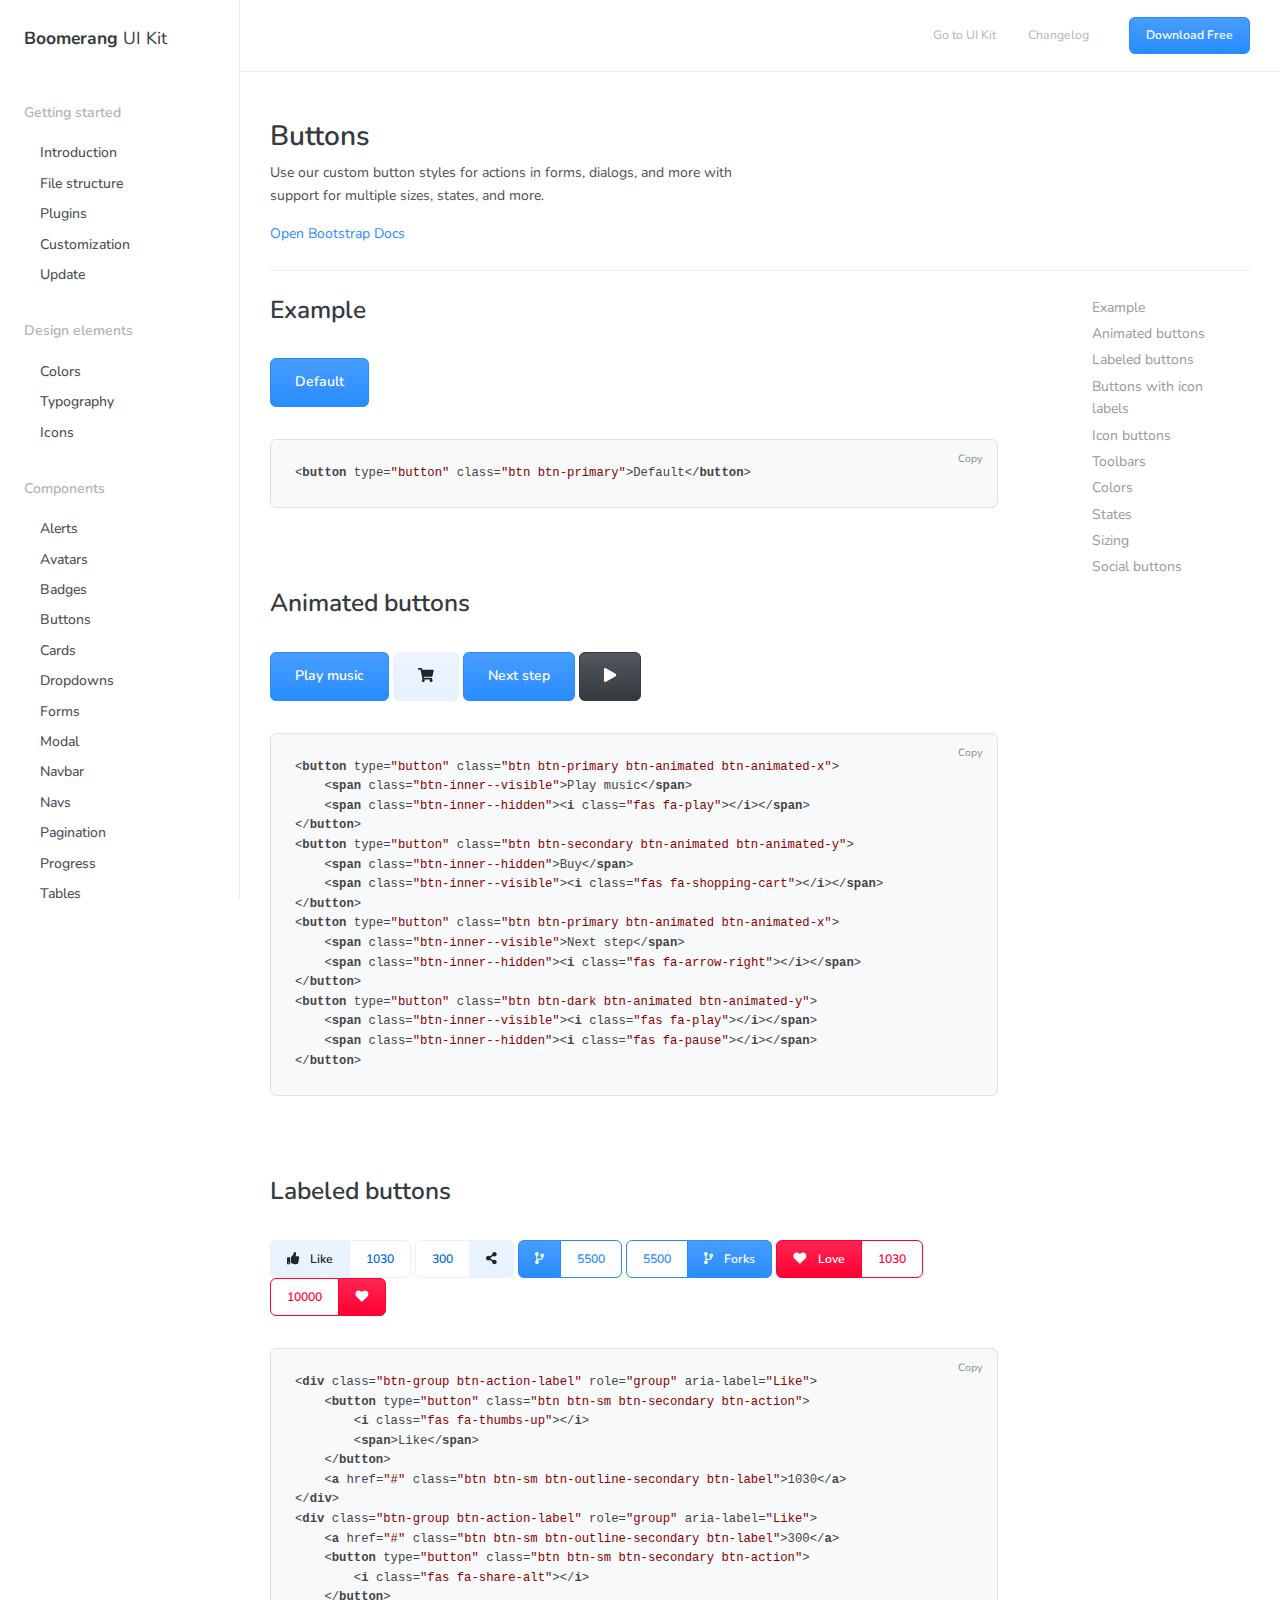
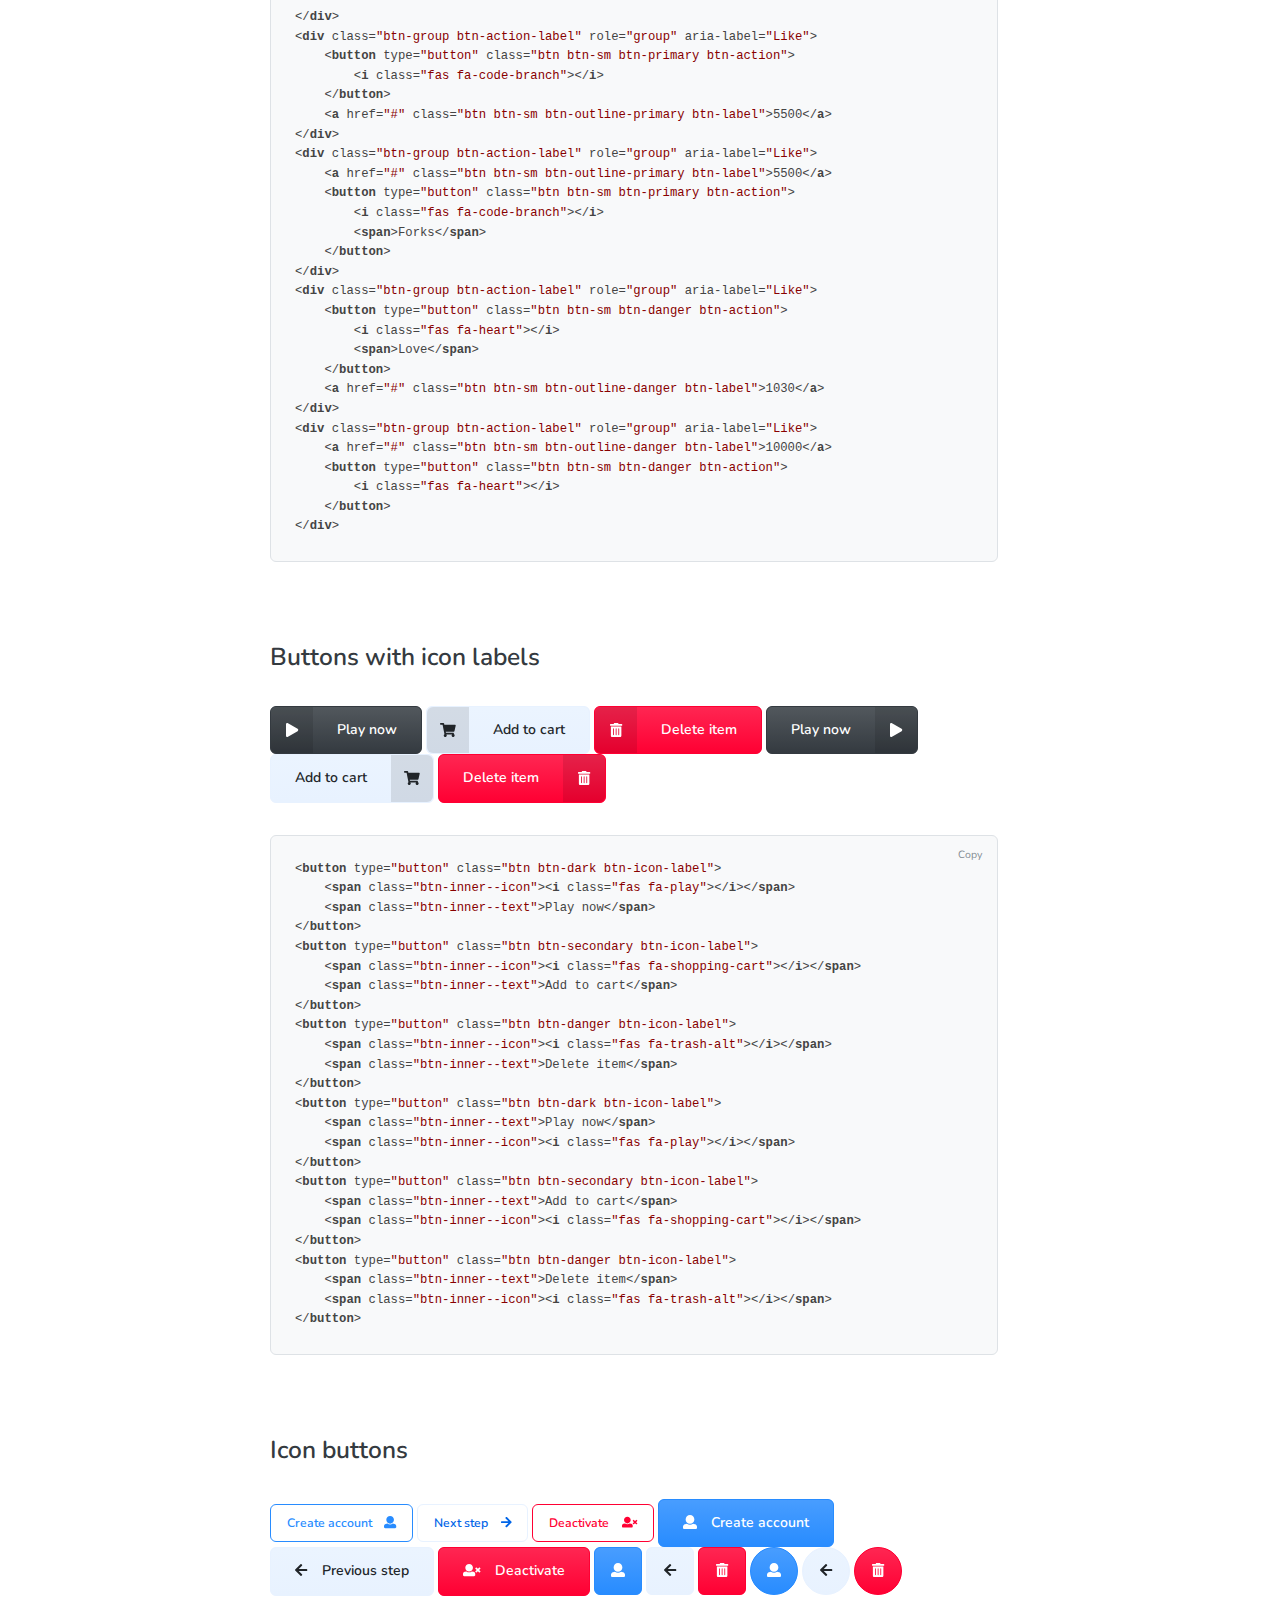
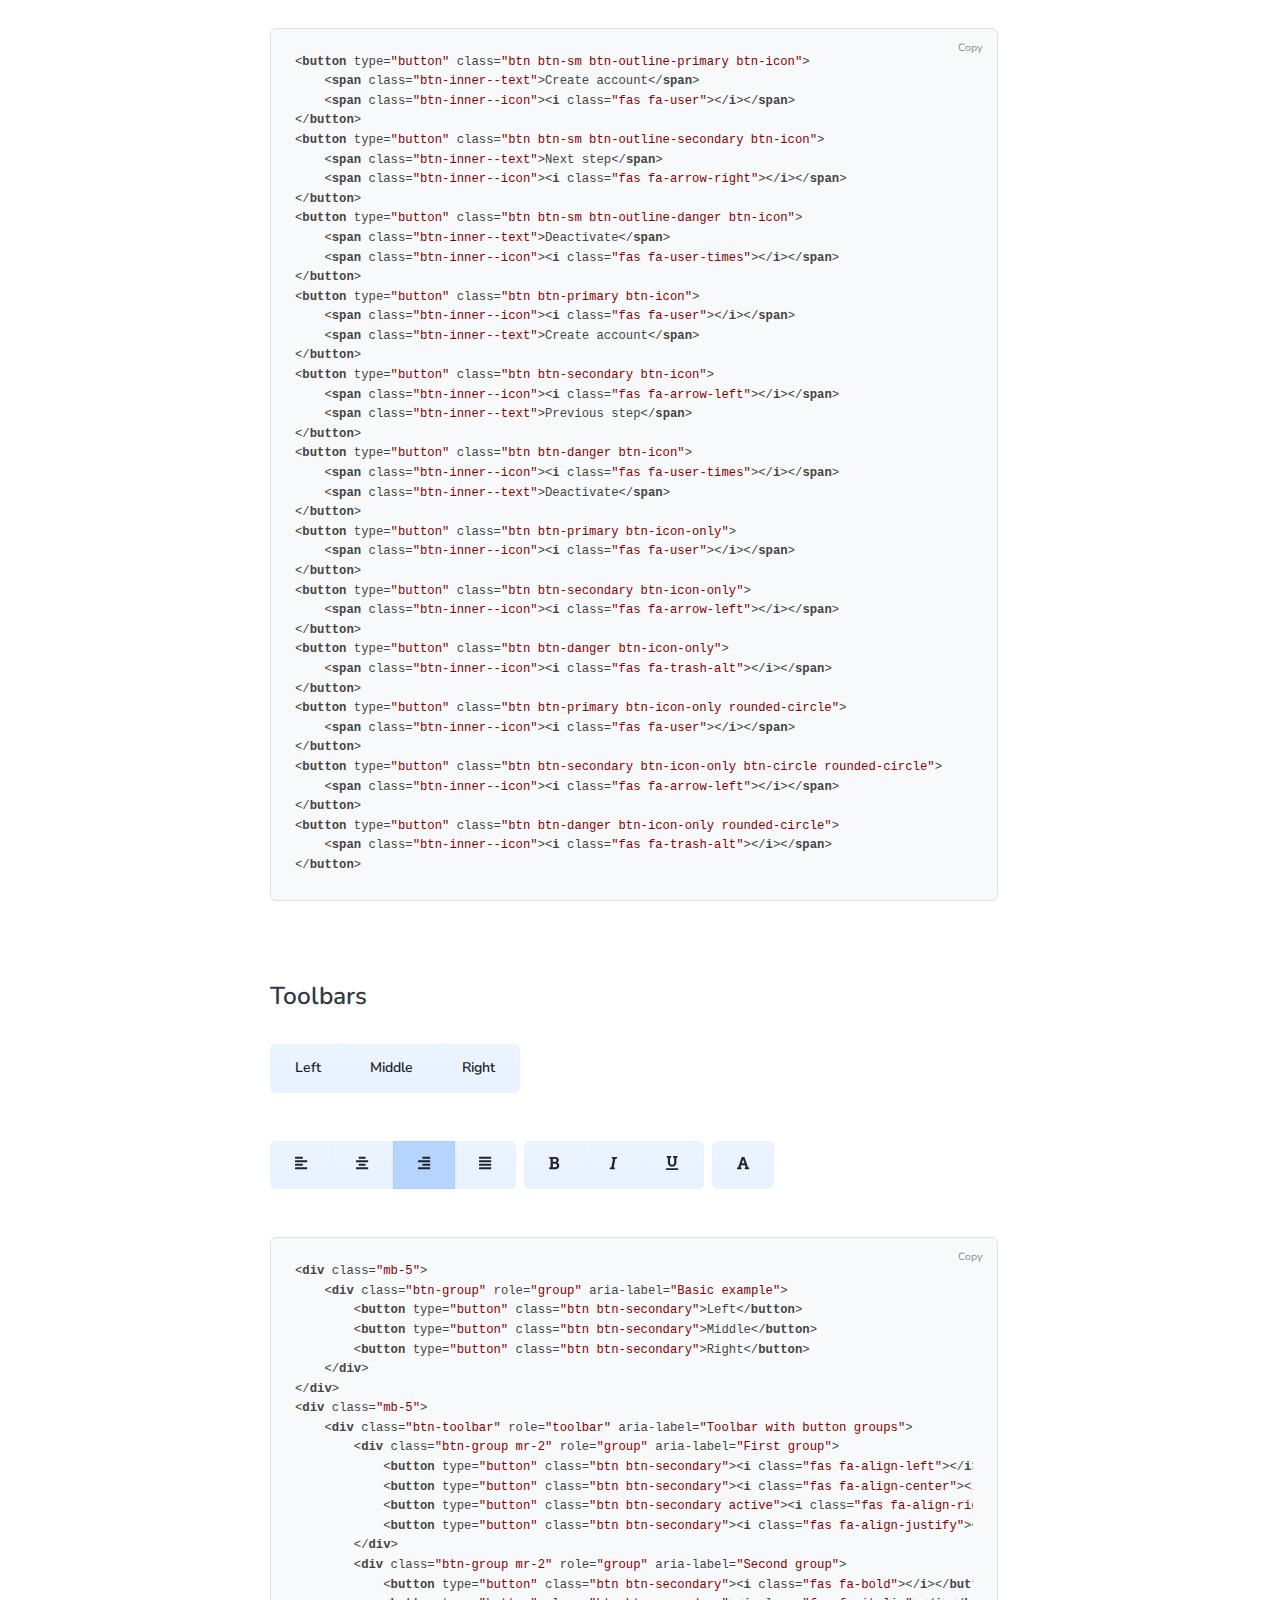
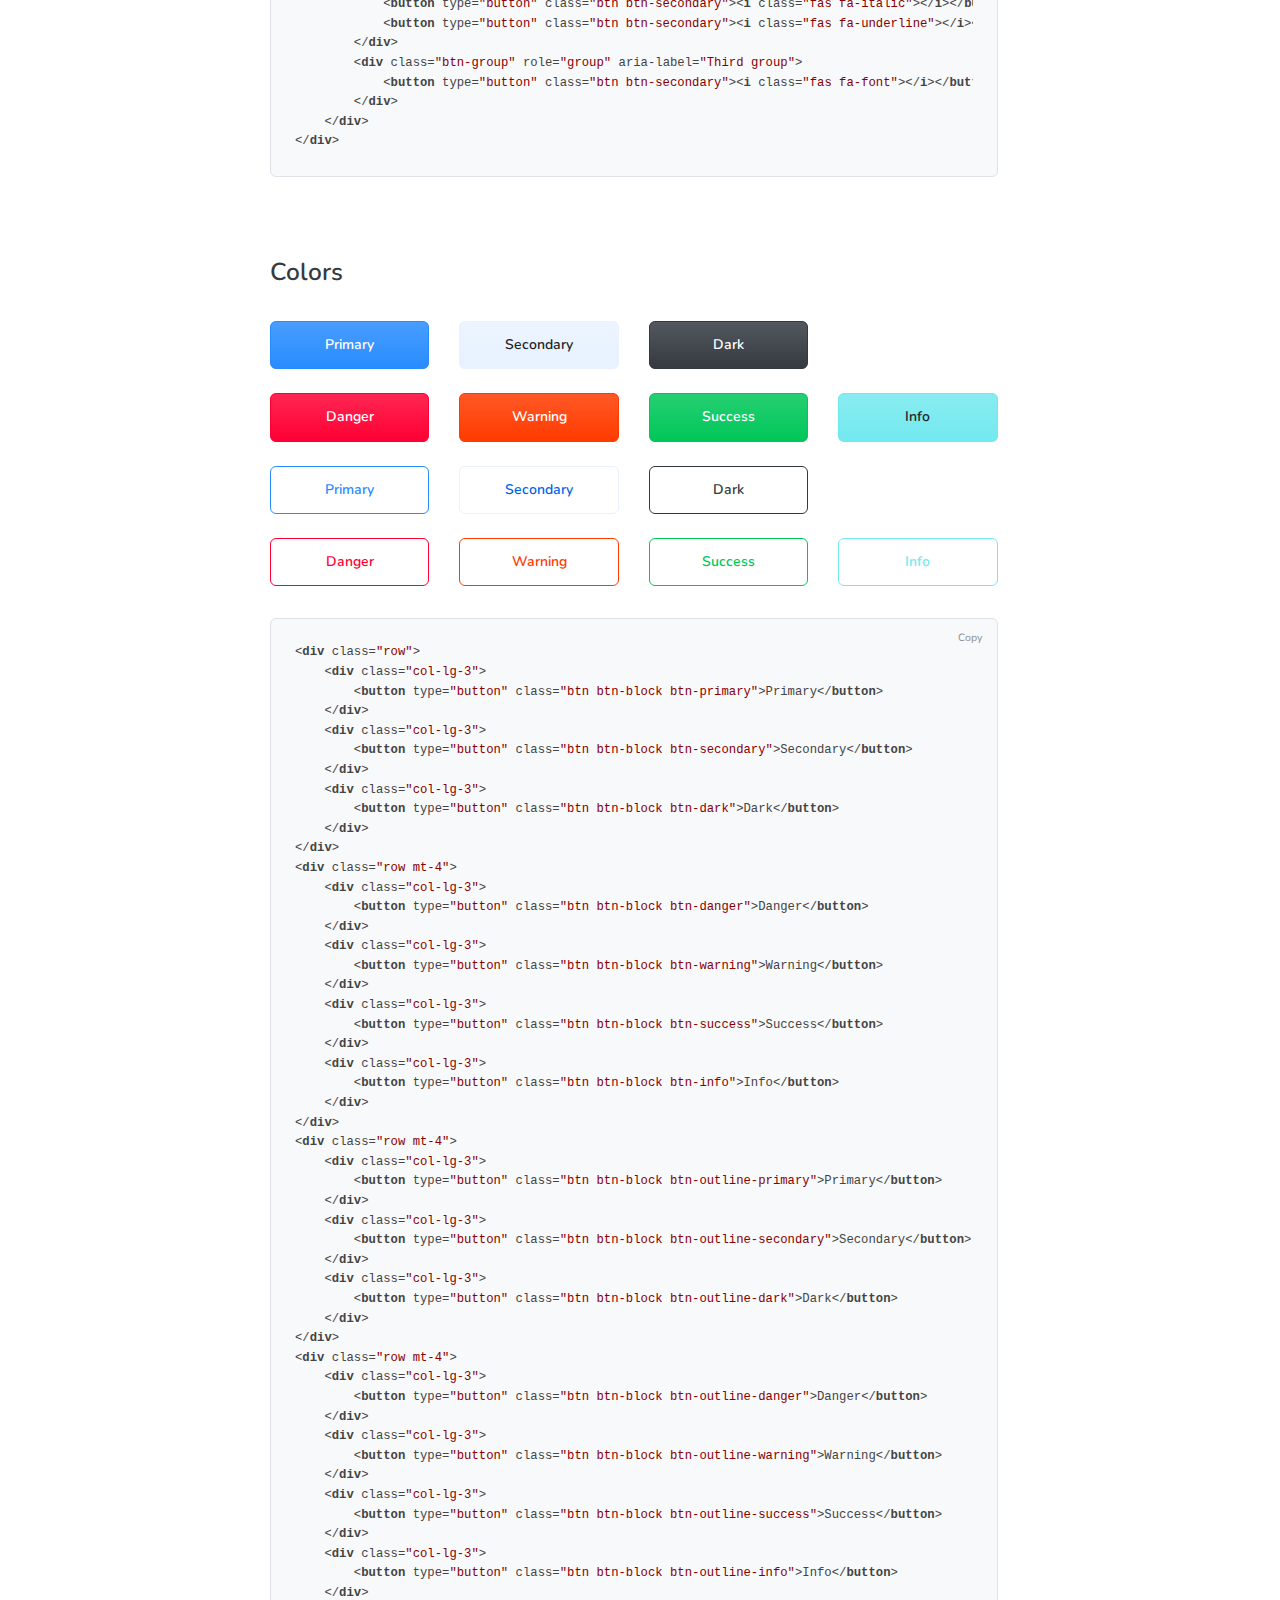
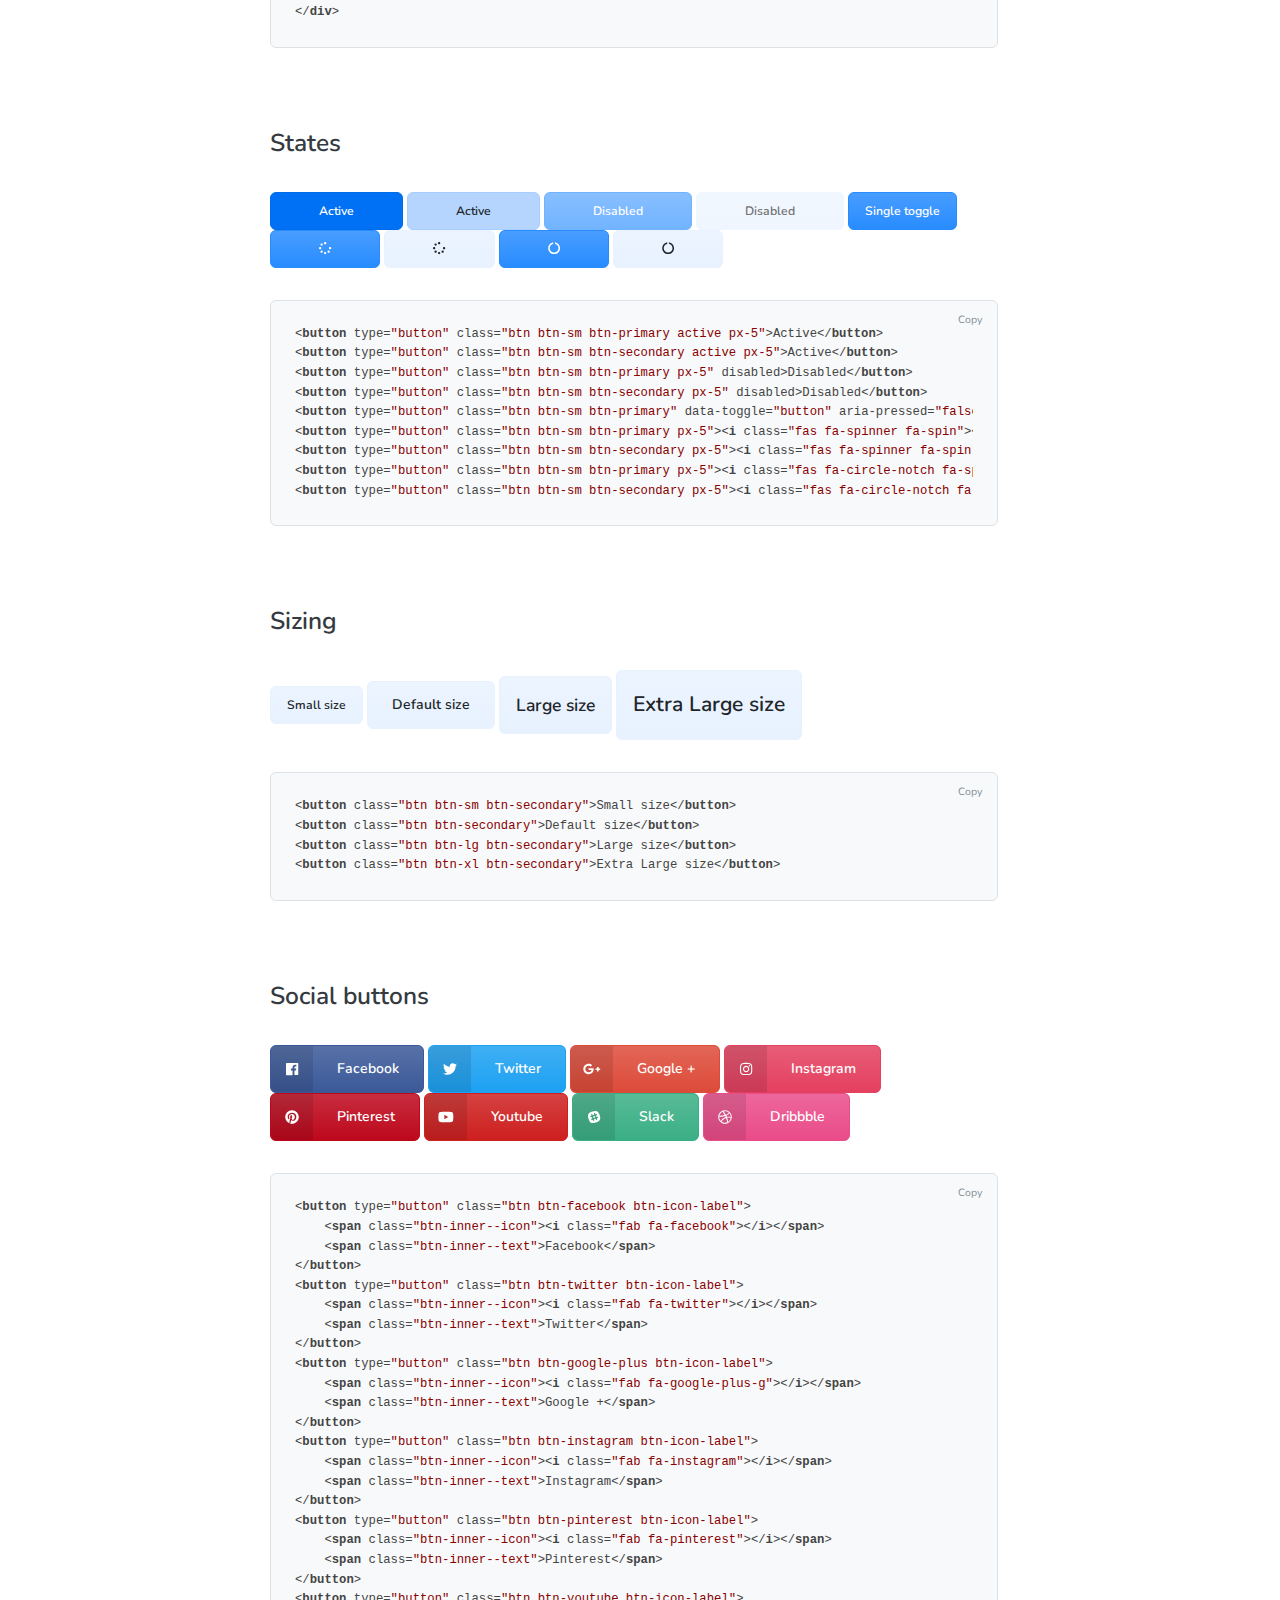
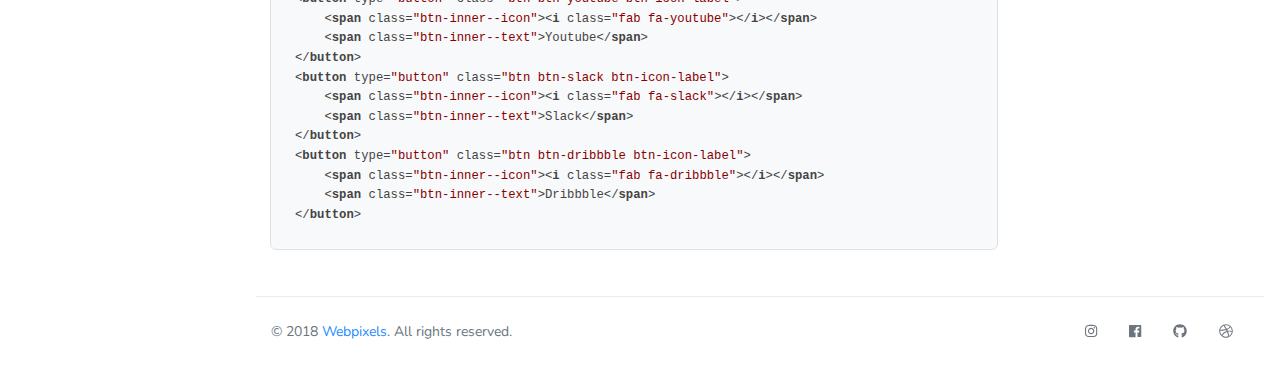
<file: docs/buttons.html>
<!DOCTYPE html>
<html>
  <head>
    <meta charset="utf-8">
    <meta name="viewport" content="width=device-width, initial-scale=1, shrink-to-fit=no">
    <meta name="description" content="Probably the most complete UI kit out there. Multiple functionalities and controls added,  extended color palette and beautiful typography, designed as its own extended version of Bootstrap at  the highest level of quality.                             ">
    <meta name="author" content="Webpixels">
    <title>Boomerang UI Kit - Free Bootstrap Framework by Webpixels</title>
    <!-- Fonts -->
    <link href="https://fonts.googleapis.com/css?family=Nunito:400,600,700,800|Roboto:400,500,700" rel="stylesheet">
    <!-- Plugins -->
    <link rel="stylesheet" href="../assets/vendor/animate/animate.min.css" type="text/css">
    <!-- Theme CSS -->
    <link type="text/css" href="../assets/css/theme.css" rel="stylesheet">
    <!-- Demo CSS - No need to use these in your project -->
    <link rel="stylesheet" href="../assets/vendor/jquery-scrollbar/css/jquery-scrollbar.css">
    <link type="text/css" href="../assets/vendor/highlight/css/highlight.min.css" rel="stylesheet">
    <link type="text/css" href="../assets/css/demo.css" rel="stylesheet">
  </head>
  <body>
    <main class="main">
      <aside class="sidebar" id="nav_docs">
        <div class="sidebar-brand">
          <h1 class="font-weight-400"><a href="../"><span class="font-weight-700">Boomerang</span> UI Kit</a></h1>
        </div>
        <div class="scrollbar-inner">
          <ul class="navigation pr-3">
            <li class="navigation-title">Getting started</li>
            <li class="navigation-item">
              <a href="introduction.html" class="navigation-link">Introduction</a>
            </li>
            <li class="navigation-item">
              <a href="file-structure.html" class="navigation-link">File structure</a>
            </li>
            <li class="navigation-item">
              <a href="plugins.html" class="navigation-link">Plugins</a>
            </li>
            <li class="navigation-item">
              <a href="customization.html" class="navigation-link">Customization</a>
            </li>
            <li class="navigation-item">
              <a href="update.html" class="navigation-link">Update</a>
            </li>
            <li class="navigation-title">Design elements</li>
            <li class="navigation-item">
              <a href="colors.html" class="navigation-link">Colors</a>
            </li>
            <li class="navigation-item">
              <a href="typography.html" class="navigation-link">Typography</a>
            </li>
            <li class="navigation-item">
              <a href="icons.html" class="navigation-link">Icons</a>
            </li>
            <li class="navigation-title">Components</li>
            <li class="navigation-item">
              <a href="alerts.html" class="navigation-link">Alerts</a>
            </li>
            <li class="navigation-item">
              <a href="avatars.html" class="navigation-link">Avatars</a>
            </li>
            <li class="navigation-item">
              <a href="badges.html" class="navigation-link">Badges</a>
            </li>
            <li class="navigation-item">
              <a href="buttons.html" class="navigation-link">Buttons</a>
            </li>
            <li class="navigation-item">
              <a href="cards.html" class="navigation-link">Cards</a>
            </li>
            <li class="navigation-item">
              <a href="dropdowns.html" class="navigation-link">Dropdowns</a>
            </li>
            <li class="navigation-item">
              <a href="forms.html" class="navigation-link">Forms</a>
            </li>
            <li class="navigation-item">
              <a href="modal.html" class="navigation-link">Modal</a>
            </li>
            <li class="navigation-item">
              <a href="navbar.html" class="navigation-link">Navbar</a>
            </li>
            <li class="navigation-item">
              <a href="navs.html" class="navigation-link">Navs</a>
            </li>
            <li class="navigation-item">
              <a href="pagination.html" class="navigation-link">Pagination</a>
            </li>
            <li class="navigation-item">
              <a href="progress.html" class="navigation-link">Progress</a>
            </li>
            <li class="navigation-item">
              <a href="tables.html" class="navigation-link">Tables</a>
            </li>
            <li class="navigation-item">
              <a href="tooltips.html" class="navigation-link">Tooltips</a>
            </li>
          </ul>
        </div>
      </aside>
      <section class="content">
        <div class="header">
          <div class="navigation-trigger d-xl-none" data-action="aside-open" data-target=".sidebar">
            <div class="navigation-trigger-inner">
              <i class="navigation-trigger-line"></i>
              <i class="navigation-trigger-line"></i>
              <i class="navigation-trigger-line"></i>
            </div>
          </div>
          <div class="header-brand d-xl-none">
            <h1><a href="index.html">Boomerang UI Kit</a></h1>
          </div>
          <div class="header-nav ml-auto">
            <ul class="nav align-items-center">
              <li class="nav-item d-none d-md-inline-block">
                <a class="nav-link pl-0 active" href="../">Go to UI Kit</a>
              </li>
              <li class="nav-item d-none d-md-inline-block">
                <a class="nav-link" href="../docs/changelog.html">Changelog</a>
              </li>
              <li class="nav-item ml-4">
                <a href="https://github.com/webpixels/boomerang-ui-kit/archive/master.zip" class="btn btn-sm btn-primary">Download Free</a>
              </li>
            </ul>
          </div>
        </div>
        <div class="content-inner content-docs">
          <div class="container">
            <div class="pt-3 pb-4 mb-4 border-bottom">
              <div class="row">
                <div class="col-lg-6">
                  <h2 class="heading h2 font-weight-bold">Buttons</h2>
                  <p>Use our custom button styles for actions in forms, dialogs, and more with support for multiple sizes, states, and more.</p>
                  <a href="http://getbootstrap.com/docs/4.0/components/buttons" target="_blank">Open Bootstrap Docs</a>
                </div>
              </div>
            </div>
            <div class="row">
              <div class="col-lg-9">
                <h3 id="example">Example</h3>
                <div class="code-example">
                  <button type="button" class="btn btn-primary">Default</button>
                </div>
                <div class="highlight">
                  <pre><code class="language-html" data-lang="html"><span class="nt">&lt;button</span> <span class="na">type=</span><span class="s">"button"</span> <span class="na">class=</span><span class="s">"btn btn-primary"</span><span class="nt">&gt;</span>Default<span class="nt">&lt;/button&gt;</span></code></pre>
                </div>
                <h3 id="animated-buttons">Animated buttons</h3>
                <div class="code-example">
                  <button type="button" class="btn btn-primary btn-animated btn-animated-x">
                    <span class="btn-inner--visible">Play music</span>
                    <span class="btn-inner--hidden"><i class="fas fa-play"></i></span>
                  </button>
                  <button type="button" class="btn btn-secondary btn-animated btn-animated-y">
                    <span class="btn-inner--hidden">Buy</span>
                    <span class="btn-inner--visible"><i class="fas fa-shopping-cart"></i></span>
                  </button>
                  <button type="button" class="btn btn-primary btn-animated btn-animated-x">
                    <span class="btn-inner--visible">Next step</span>
                    <span class="btn-inner--hidden"><i class="fas fa-arrow-right"></i></span>
                  </button>
                  <button type="button" class="btn btn-dark btn-animated btn-animated-y">
                    <span class="btn-inner--visible"><i class="fas fa-play"></i></span>
                    <span class="btn-inner--hidden"><i class="fas fa-pause"></i></span>
                  </button>
                </div>
                <div class="highlight">
                  <pre><code class="language-html" data-lang="html"><span class="nt">&lt;button</span> <span class="na">type=</span><span class="s">"button"</span> <span class="na">class=</span><span class="s">"btn btn-primary btn-animated btn-animated-x"</span><span class="nt">&gt;</span>
    <span class="nt">&lt;span</span> <span class="na">class=</span><span class="s">"btn-inner--visible"</span><span class="nt">&gt;</span>Play music<span class="nt">&lt;/span&gt;</span>
    <span class="nt">&lt;span</span> <span class="na">class=</span><span class="s">"btn-inner--hidden"</span><span class="nt">&gt;&lt;i</span> <span class="na">class=</span><span class="s">"fas fa-play"</span><span class="nt">&gt;&lt;/i&gt;&lt;/span&gt;</span>
<span class="nt">&lt;/button&gt;</span>
<span class="nt">&lt;button</span> <span class="na">type=</span><span class="s">"button"</span> <span class="na">class=</span><span class="s">"btn btn-secondary btn-animated btn-animated-y"</span><span class="nt">&gt;</span>
    <span class="nt">&lt;span</span> <span class="na">class=</span><span class="s">"btn-inner--hidden"</span><span class="nt">&gt;</span>Buy<span class="nt">&lt;/span&gt;</span>
    <span class="nt">&lt;span</span> <span class="na">class=</span><span class="s">"btn-inner--visible"</span><span class="nt">&gt;&lt;i</span> <span class="na">class=</span><span class="s">"fas fa-shopping-cart"</span><span class="nt">&gt;&lt;/i&gt;&lt;/span&gt;</span>
<span class="nt">&lt;/button&gt;</span>
<span class="nt">&lt;button</span> <span class="na">type=</span><span class="s">"button"</span> <span class="na">class=</span><span class="s">"btn btn-primary btn-animated btn-animated-x"</span><span class="nt">&gt;</span>
    <span class="nt">&lt;span</span> <span class="na">class=</span><span class="s">"btn-inner--visible"</span><span class="nt">&gt;</span>Next step<span class="nt">&lt;/span&gt;</span>
    <span class="nt">&lt;span</span> <span class="na">class=</span><span class="s">"btn-inner--hidden"</span><span class="nt">&gt;&lt;i</span> <span class="na">class=</span><span class="s">"fas fa-arrow-right"</span><span class="nt">&gt;&lt;/i&gt;&lt;/span&gt;</span>
<span class="nt">&lt;/button&gt;</span>
<span class="nt">&lt;button</span> <span class="na">type=</span><span class="s">"button"</span> <span class="na">class=</span><span class="s">"btn btn-dark btn-animated btn-animated-y"</span><span class="nt">&gt;</span>
    <span class="nt">&lt;span</span> <span class="na">class=</span><span class="s">"btn-inner--visible"</span><span class="nt">&gt;&lt;i</span> <span class="na">class=</span><span class="s">"fas fa-play"</span><span class="nt">&gt;&lt;/i&gt;&lt;/span&gt;</span>
    <span class="nt">&lt;span</span> <span class="na">class=</span><span class="s">"btn-inner--hidden"</span><span class="nt">&gt;&lt;i</span> <span class="na">class=</span><span class="s">"fas fa-pause"</span><span class="nt">&gt;&lt;/i&gt;&lt;/span&gt;</span>
<span class="nt">&lt;/button&gt;</span></code></pre>
                </div>
                <h3 id="labeled-buttons">Labeled buttons</h3>
                <div class="code-example">
                  <div class="btn-group btn-action-label" role="group" aria-label="Like">
                    <button type="button" class="btn btn-sm btn-secondary btn-action">
                      <i class="fas fa-thumbs-up"></i>
                      <span>Like</span>
                    </button>
                    <a href="#" class="btn btn-sm btn-outline-secondary btn-label">1030</a>
                  </div>
                  <div class="btn-group btn-action-label" role="group" aria-label="Like">
                    <a href="#" class="btn btn-sm btn-outline-secondary btn-label">300</a>
                    <button type="button" class="btn btn-sm btn-secondary btn-action">
                      <i class="fas fa-share-alt"></i>
                    </button>
                  </div>
                  <div class="btn-group btn-action-label" role="group" aria-label="Like">
                    <button type="button" class="btn btn-sm btn-primary btn-action">
                      <i class="fas fa-code-branch"></i>
                    </button>
                    <a href="#" class="btn btn-sm btn-outline-primary btn-label">5500</a>
                  </div>
                  <div class="btn-group btn-action-label" role="group" aria-label="Like">
                    <a href="#" class="btn btn-sm btn-outline-primary btn-label">5500</a>
                    <button type="button" class="btn btn-sm btn-primary btn-action">
                      <i class="fas fa-code-branch"></i>
                      <span>Forks</span>
                    </button>
                  </div>
                  <div class="btn-group btn-action-label" role="group" aria-label="Like">
                    <button type="button" class="btn btn-sm btn-danger btn-action">
                      <i class="fas fa-heart"></i>
                      <span>Love</span>
                    </button>
                    <a href="#" class="btn btn-sm btn-outline-danger btn-label">1030</a>
                  </div>
                  <div class="btn-group btn-action-label" role="group" aria-label="Like">
                    <a href="#" class="btn btn-sm btn-outline-danger btn-label">10000</a>
                    <button type="button" class="btn btn-sm btn-danger btn-action">
                      <i class="fas fa-heart"></i>
                    </button>
                  </div>
                </div>
                <div class="highlight">
                  <pre><code class="language-html" data-lang="html"><span class="nt">&lt;div</span> <span class="na">class=</span><span class="s">"btn-group btn-action-label"</span> <span class="na">role=</span><span class="s">"group"</span> <span class="na">aria-label=</span><span class="s">"Like"</span><span class="nt">&gt;</span>
    <span class="nt">&lt;button</span> <span class="na">type=</span><span class="s">"button"</span> <span class="na">class=</span><span class="s">"btn btn-sm btn-secondary btn-action"</span><span class="nt">&gt;</span>
        <span class="nt">&lt;i</span> <span class="na">class=</span><span class="s">"fas fa-thumbs-up"</span><span class="nt">&gt;&lt;/i&gt;</span>
        <span class="nt">&lt;span&gt;</span>Like<span class="nt">&lt;/span&gt;</span>
    <span class="nt">&lt;/button&gt;</span>
    <span class="nt">&lt;a</span> <span class="na">href=</span><span class="s">"#"</span> <span class="na">class=</span><span class="s">"btn btn-sm btn-outline-secondary btn-label"</span><span class="nt">&gt;</span>1030<span class="nt">&lt;/a&gt;</span>
<span class="nt">&lt;/div&gt;</span>
<span class="nt">&lt;div</span> <span class="na">class=</span><span class="s">"btn-group btn-action-label"</span> <span class="na">role=</span><span class="s">"group"</span> <span class="na">aria-label=</span><span class="s">"Like"</span><span class="nt">&gt;</span>
    <span class="nt">&lt;a</span> <span class="na">href=</span><span class="s">"#"</span> <span class="na">class=</span><span class="s">"btn btn-sm btn-outline-secondary btn-label"</span><span class="nt">&gt;</span>300<span class="nt">&lt;/a&gt;</span>
    <span class="nt">&lt;button</span> <span class="na">type=</span><span class="s">"button"</span> <span class="na">class=</span><span class="s">"btn btn-sm btn-secondary btn-action"</span><span class="nt">&gt;</span>
        <span class="nt">&lt;i</span> <span class="na">class=</span><span class="s">"fas fa-share-alt"</span><span class="nt">&gt;&lt;/i&gt;</span>
    <span class="nt">&lt;/button&gt;</span>
<span class="nt">&lt;/div&gt;</span>
<span class="nt">&lt;div</span> <span class="na">class=</span><span class="s">"btn-group btn-action-label"</span> <span class="na">role=</span><span class="s">"group"</span> <span class="na">aria-label=</span><span class="s">"Like"</span><span class="nt">&gt;</span>
    <span class="nt">&lt;button</span> <span class="na">type=</span><span class="s">"button"</span> <span class="na">class=</span><span class="s">"btn btn-sm btn-primary btn-action"</span><span class="nt">&gt;</span>
        <span class="nt">&lt;i</span> <span class="na">class=</span><span class="s">"fas fa-code-branch"</span><span class="nt">&gt;&lt;/i&gt;</span>
    <span class="nt">&lt;/button&gt;</span>
    <span class="nt">&lt;a</span> <span class="na">href=</span><span class="s">"#"</span> <span class="na">class=</span><span class="s">"btn btn-sm btn-outline-primary btn-label"</span><span class="nt">&gt;</span>5500<span class="nt">&lt;/a&gt;</span>
<span class="nt">&lt;/div&gt;</span>
<span class="nt">&lt;div</span> <span class="na">class=</span><span class="s">"btn-group btn-action-label"</span> <span class="na">role=</span><span class="s">"group"</span> <span class="na">aria-label=</span><span class="s">"Like"</span><span class="nt">&gt;</span>
    <span class="nt">&lt;a</span> <span class="na">href=</span><span class="s">"#"</span> <span class="na">class=</span><span class="s">"btn btn-sm btn-outline-primary btn-label"</span><span class="nt">&gt;</span>5500<span class="nt">&lt;/a&gt;</span>
    <span class="nt">&lt;button</span> <span class="na">type=</span><span class="s">"button"</span> <span class="na">class=</span><span class="s">"btn btn-sm btn-primary btn-action"</span><span class="nt">&gt;</span>
        <span class="nt">&lt;i</span> <span class="na">class=</span><span class="s">"fas fa-code-branch"</span><span class="nt">&gt;&lt;/i&gt;</span>
        <span class="nt">&lt;span&gt;</span>Forks<span class="nt">&lt;/span&gt;</span>
    <span class="nt">&lt;/button&gt;</span>
<span class="nt">&lt;/div&gt;</span>
<span class="nt">&lt;div</span> <span class="na">class=</span><span class="s">"btn-group btn-action-label"</span> <span class="na">role=</span><span class="s">"group"</span> <span class="na">aria-label=</span><span class="s">"Like"</span><span class="nt">&gt;</span>
    <span class="nt">&lt;button</span> <span class="na">type=</span><span class="s">"button"</span> <span class="na">class=</span><span class="s">"btn btn-sm btn-danger btn-action"</span><span class="nt">&gt;</span>
        <span class="nt">&lt;i</span> <span class="na">class=</span><span class="s">"fas fa-heart"</span><span class="nt">&gt;&lt;/i&gt;</span>
        <span class="nt">&lt;span&gt;</span>Love<span class="nt">&lt;/span&gt;</span>
    <span class="nt">&lt;/button&gt;</span>
    <span class="nt">&lt;a</span> <span class="na">href=</span><span class="s">"#"</span> <span class="na">class=</span><span class="s">"btn btn-sm btn-outline-danger btn-label"</span><span class="nt">&gt;</span>1030<span class="nt">&lt;/a&gt;</span>
<span class="nt">&lt;/div&gt;</span>
<span class="nt">&lt;div</span> <span class="na">class=</span><span class="s">"btn-group btn-action-label"</span> <span class="na">role=</span><span class="s">"group"</span> <span class="na">aria-label=</span><span class="s">"Like"</span><span class="nt">&gt;</span>
    <span class="nt">&lt;a</span> <span class="na">href=</span><span class="s">"#"</span> <span class="na">class=</span><span class="s">"btn btn-sm btn-outline-danger btn-label"</span><span class="nt">&gt;</span>10000<span class="nt">&lt;/a&gt;</span>
    <span class="nt">&lt;button</span> <span class="na">type=</span><span class="s">"button"</span> <span class="na">class=</span><span class="s">"btn btn-sm btn-danger btn-action"</span><span class="nt">&gt;</span>
        <span class="nt">&lt;i</span> <span class="na">class=</span><span class="s">"fas fa-heart"</span><span class="nt">&gt;&lt;/i&gt;</span>
    <span class="nt">&lt;/button&gt;</span>
<span class="nt">&lt;/div&gt;</span></code></pre>
                </div>
                <h3 id="buttons-with-icon-labels">Buttons with icon labels</h3>
                <div class="code-example">
                  <button type="button" class="btn btn-dark btn-icon-label">
                    <span class="btn-inner--icon"><i class="fas fa-play"></i></span>
                    <span class="btn-inner--text">Play now</span>
                  </button>
                  <button type="button" class="btn btn-secondary btn-icon-label">
                    <span class="btn-inner--icon"><i class="fas fa-shopping-cart"></i></span>
                    <span class="btn-inner--text">Add to cart</span>
                  </button>
                  <button type="button" class="btn btn-danger btn-icon-label">
                    <span class="btn-inner--icon"><i class="fas fa-trash-alt"></i></span>
                    <span class="btn-inner--text">Delete item</span>
                  </button>
                  <button type="button" class="btn btn-dark btn-icon-label">
                    <span class="btn-inner--text">Play now</span>
                    <span class="btn-inner--icon"><i class="fas fa-play"></i></span>
                  </button>
                  <button type="button" class="btn btn-secondary btn-icon-label">
                    <span class="btn-inner--text">Add to cart</span>
                    <span class="btn-inner--icon"><i class="fas fa-shopping-cart"></i></span>
                  </button>
                  <button type="button" class="btn btn-danger btn-icon-label">
                    <span class="btn-inner--text">Delete item</span>
                    <span class="btn-inner--icon"><i class="fas fa-trash-alt"></i></span>
                  </button>
                </div>
                <div class="highlight">
                  <pre><code class="language-html" data-lang="html"><span class="nt">&lt;button</span> <span class="na">type=</span><span class="s">"button"</span> <span class="na">class=</span><span class="s">"btn btn-dark btn-icon-label"</span><span class="nt">&gt;</span>
    <span class="nt">&lt;span</span> <span class="na">class=</span><span class="s">"btn-inner--icon"</span><span class="nt">&gt;&lt;i</span> <span class="na">class=</span><span class="s">"fas fa-play"</span><span class="nt">&gt;&lt;/i&gt;&lt;/span&gt;</span>
    <span class="nt">&lt;span</span> <span class="na">class=</span><span class="s">"btn-inner--text"</span><span class="nt">&gt;</span>Play now<span class="nt">&lt;/span&gt;</span>
<span class="nt">&lt;/button&gt;</span>
<span class="nt">&lt;button</span> <span class="na">type=</span><span class="s">"button"</span> <span class="na">class=</span><span class="s">"btn btn-secondary btn-icon-label"</span><span class="nt">&gt;</span>
    <span class="nt">&lt;span</span> <span class="na">class=</span><span class="s">"btn-inner--icon"</span><span class="nt">&gt;&lt;i</span> <span class="na">class=</span><span class="s">"fas fa-shopping-cart"</span><span class="nt">&gt;&lt;/i&gt;&lt;/span&gt;</span>
    <span class="nt">&lt;span</span> <span class="na">class=</span><span class="s">"btn-inner--text"</span><span class="nt">&gt;</span>Add to cart<span class="nt">&lt;/span&gt;</span>
<span class="nt">&lt;/button&gt;</span>
<span class="nt">&lt;button</span> <span class="na">type=</span><span class="s">"button"</span> <span class="na">class=</span><span class="s">"btn btn-danger btn-icon-label"</span><span class="nt">&gt;</span>
    <span class="nt">&lt;span</span> <span class="na">class=</span><span class="s">"btn-inner--icon"</span><span class="nt">&gt;&lt;i</span> <span class="na">class=</span><span class="s">"fas fa-trash-alt"</span><span class="nt">&gt;&lt;/i&gt;&lt;/span&gt;</span>
    <span class="nt">&lt;span</span> <span class="na">class=</span><span class="s">"btn-inner--text"</span><span class="nt">&gt;</span>Delete item<span class="nt">&lt;/span&gt;</span>
<span class="nt">&lt;/button&gt;</span>
<span class="nt">&lt;button</span> <span class="na">type=</span><span class="s">"button"</span> <span class="na">class=</span><span class="s">"btn btn-dark btn-icon-label"</span><span class="nt">&gt;</span>
    <span class="nt">&lt;span</span> <span class="na">class=</span><span class="s">"btn-inner--text"</span><span class="nt">&gt;</span>Play now<span class="nt">&lt;/span&gt;</span>
    <span class="nt">&lt;span</span> <span class="na">class=</span><span class="s">"btn-inner--icon"</span><span class="nt">&gt;&lt;i</span> <span class="na">class=</span><span class="s">"fas fa-play"</span><span class="nt">&gt;&lt;/i&gt;&lt;/span&gt;</span>
<span class="nt">&lt;/button&gt;</span>
<span class="nt">&lt;button</span> <span class="na">type=</span><span class="s">"button"</span> <span class="na">class=</span><span class="s">"btn btn-secondary btn-icon-label"</span><span class="nt">&gt;</span>
    <span class="nt">&lt;span</span> <span class="na">class=</span><span class="s">"btn-inner--text"</span><span class="nt">&gt;</span>Add to cart<span class="nt">&lt;/span&gt;</span>
    <span class="nt">&lt;span</span> <span class="na">class=</span><span class="s">"btn-inner--icon"</span><span class="nt">&gt;&lt;i</span> <span class="na">class=</span><span class="s">"fas fa-shopping-cart"</span><span class="nt">&gt;&lt;/i&gt;&lt;/span&gt;</span>
<span class="nt">&lt;/button&gt;</span>
<span class="nt">&lt;button</span> <span class="na">type=</span><span class="s">"button"</span> <span class="na">class=</span><span class="s">"btn btn-danger btn-icon-label"</span><span class="nt">&gt;</span>
    <span class="nt">&lt;span</span> <span class="na">class=</span><span class="s">"btn-inner--text"</span><span class="nt">&gt;</span>Delete item<span class="nt">&lt;/span&gt;</span>
    <span class="nt">&lt;span</span> <span class="na">class=</span><span class="s">"btn-inner--icon"</span><span class="nt">&gt;&lt;i</span> <span class="na">class=</span><span class="s">"fas fa-trash-alt"</span><span class="nt">&gt;&lt;/i&gt;&lt;/span&gt;</span>
<span class="nt">&lt;/button&gt;</span></code></pre>
                </div>
                <h3 id="icon-buttons">Icon buttons</h3>
                <div class="code-example">
                  <button type="button" class="btn btn-sm btn-outline-primary btn-icon">
                    <span class="btn-inner--text">Create account</span>
                    <span class="btn-inner--icon"><i class="fas fa-user"></i></span>
                  </button>
                  <button type="button" class="btn btn-sm btn-outline-secondary btn-icon">
                    <span class="btn-inner--text">Next step</span>
                    <span class="btn-inner--icon"><i class="fas fa-arrow-right"></i></span>
                  </button>
                  <button type="button" class="btn btn-sm btn-outline-danger btn-icon">
                    <span class="btn-inner--text">Deactivate</span>
                    <span class="btn-inner--icon"><i class="fas fa-user-times"></i></span>
                  </button>
                  <button type="button" class="btn btn-primary btn-icon">
                    <span class="btn-inner--icon"><i class="fas fa-user"></i></span>
                    <span class="btn-inner--text">Create account</span>
                  </button>
                  <button type="button" class="btn btn-secondary btn-icon">
                    <span class="btn-inner--icon"><i class="fas fa-arrow-left"></i></span>
                    <span class="btn-inner--text">Previous step</span>
                  </button>
                  <button type="button" class="btn btn-danger btn-icon">
                    <span class="btn-inner--icon"><i class="fas fa-user-times"></i></span>
                    <span class="btn-inner--text">Deactivate</span>
                  </button>
                  <button type="button" class="btn btn-primary btn-icon-only">
                    <span class="btn-inner--icon"><i class="fas fa-user"></i></span>
                  </button>
                  <button type="button" class="btn btn-secondary btn-icon-only">
                    <span class="btn-inner--icon"><i class="fas fa-arrow-left"></i></span>
                  </button>
                  <button type="button" class="btn btn-danger btn-icon-only">
                    <span class="btn-inner--icon"><i class="fas fa-trash-alt"></i></span>
                  </button>
                  <button type="button" class="btn btn-primary btn-icon-only rounded-circle">
                    <span class="btn-inner--icon"><i class="fas fa-user"></i></span>
                  </button>
                  <button type="button" class="btn btn-secondary btn-icon-only btn-circle rounded-circle">
                    <span class="btn-inner--icon"><i class="fas fa-arrow-left"></i></span>
                  </button>
                  <button type="button" class="btn btn-danger btn-icon-only rounded-circle">
                    <span class="btn-inner--icon"><i class="fas fa-trash-alt"></i></span>
                  </button>
                </div>
                <div class="highlight">
                  <pre><code class="language-html" data-lang="html"><span class="nt">&lt;button</span> <span class="na">type=</span><span class="s">"button"</span> <span class="na">class=</span><span class="s">"btn btn-sm btn-outline-primary btn-icon"</span><span class="nt">&gt;</span>
    <span class="nt">&lt;span</span> <span class="na">class=</span><span class="s">"btn-inner--text"</span><span class="nt">&gt;</span>Create account<span class="nt">&lt;/span&gt;</span>
    <span class="nt">&lt;span</span> <span class="na">class=</span><span class="s">"btn-inner--icon"</span><span class="nt">&gt;&lt;i</span> <span class="na">class=</span><span class="s">"fas fa-user"</span><span class="nt">&gt;&lt;/i&gt;&lt;/span&gt;</span>
<span class="nt">&lt;/button&gt;</span>
<span class="nt">&lt;button</span> <span class="na">type=</span><span class="s">"button"</span> <span class="na">class=</span><span class="s">"btn btn-sm btn-outline-secondary btn-icon"</span><span class="nt">&gt;</span>
    <span class="nt">&lt;span</span> <span class="na">class=</span><span class="s">"btn-inner--text"</span><span class="nt">&gt;</span>Next step<span class="nt">&lt;/span&gt;</span>
    <span class="nt">&lt;span</span> <span class="na">class=</span><span class="s">"btn-inner--icon"</span><span class="nt">&gt;&lt;i</span> <span class="na">class=</span><span class="s">"fas fa-arrow-right"</span><span class="nt">&gt;&lt;/i&gt;&lt;/span&gt;</span>
<span class="nt">&lt;/button&gt;</span>
<span class="nt">&lt;button</span> <span class="na">type=</span><span class="s">"button"</span> <span class="na">class=</span><span class="s">"btn btn-sm btn-outline-danger btn-icon"</span><span class="nt">&gt;</span>
    <span class="nt">&lt;span</span> <span class="na">class=</span><span class="s">"btn-inner--text"</span><span class="nt">&gt;</span>Deactivate<span class="nt">&lt;/span&gt;</span>
    <span class="nt">&lt;span</span> <span class="na">class=</span><span class="s">"btn-inner--icon"</span><span class="nt">&gt;&lt;i</span> <span class="na">class=</span><span class="s">"fas fa-user-times"</span><span class="nt">&gt;&lt;/i&gt;&lt;/span&gt;</span>
<span class="nt">&lt;/button&gt;</span>
<span class="nt">&lt;button</span> <span class="na">type=</span><span class="s">"button"</span> <span class="na">class=</span><span class="s">"btn btn-primary btn-icon"</span><span class="nt">&gt;</span>
    <span class="nt">&lt;span</span> <span class="na">class=</span><span class="s">"btn-inner--icon"</span><span class="nt">&gt;&lt;i</span> <span class="na">class=</span><span class="s">"fas fa-user"</span><span class="nt">&gt;&lt;/i&gt;&lt;/span&gt;</span>
    <span class="nt">&lt;span</span> <span class="na">class=</span><span class="s">"btn-inner--text"</span><span class="nt">&gt;</span>Create account<span class="nt">&lt;/span&gt;</span>
<span class="nt">&lt;/button&gt;</span>
<span class="nt">&lt;button</span> <span class="na">type=</span><span class="s">"button"</span> <span class="na">class=</span><span class="s">"btn btn-secondary btn-icon"</span><span class="nt">&gt;</span>
    <span class="nt">&lt;span</span> <span class="na">class=</span><span class="s">"btn-inner--icon"</span><span class="nt">&gt;&lt;i</span> <span class="na">class=</span><span class="s">"fas fa-arrow-left"</span><span class="nt">&gt;&lt;/i&gt;&lt;/span&gt;</span>
    <span class="nt">&lt;span</span> <span class="na">class=</span><span class="s">"btn-inner--text"</span><span class="nt">&gt;</span>Previous step<span class="nt">&lt;/span&gt;</span>
<span class="nt">&lt;/button&gt;</span>
<span class="nt">&lt;button</span> <span class="na">type=</span><span class="s">"button"</span> <span class="na">class=</span><span class="s">"btn btn-danger btn-icon"</span><span class="nt">&gt;</span>
    <span class="nt">&lt;span</span> <span class="na">class=</span><span class="s">"btn-inner--icon"</span><span class="nt">&gt;&lt;i</span> <span class="na">class=</span><span class="s">"fas fa-user-times"</span><span class="nt">&gt;&lt;/i&gt;&lt;/span&gt;</span>
    <span class="nt">&lt;span</span> <span class="na">class=</span><span class="s">"btn-inner--text"</span><span class="nt">&gt;</span>Deactivate<span class="nt">&lt;/span&gt;</span>
<span class="nt">&lt;/button&gt;</span>
<span class="nt">&lt;button</span> <span class="na">type=</span><span class="s">"button"</span> <span class="na">class=</span><span class="s">"btn btn-primary btn-icon-only"</span><span class="nt">&gt;</span>
    <span class="nt">&lt;span</span> <span class="na">class=</span><span class="s">"btn-inner--icon"</span><span class="nt">&gt;&lt;i</span> <span class="na">class=</span><span class="s">"fas fa-user"</span><span class="nt">&gt;&lt;/i&gt;&lt;/span&gt;</span>
<span class="nt">&lt;/button&gt;</span>
<span class="nt">&lt;button</span> <span class="na">type=</span><span class="s">"button"</span> <span class="na">class=</span><span class="s">"btn btn-secondary btn-icon-only"</span><span class="nt">&gt;</span>
    <span class="nt">&lt;span</span> <span class="na">class=</span><span class="s">"btn-inner--icon"</span><span class="nt">&gt;&lt;i</span> <span class="na">class=</span><span class="s">"fas fa-arrow-left"</span><span class="nt">&gt;&lt;/i&gt;&lt;/span&gt;</span>
<span class="nt">&lt;/button&gt;</span>
<span class="nt">&lt;button</span> <span class="na">type=</span><span class="s">"button"</span> <span class="na">class=</span><span class="s">"btn btn-danger btn-icon-only"</span><span class="nt">&gt;</span>
    <span class="nt">&lt;span</span> <span class="na">class=</span><span class="s">"btn-inner--icon"</span><span class="nt">&gt;&lt;i</span> <span class="na">class=</span><span class="s">"fas fa-trash-alt"</span><span class="nt">&gt;&lt;/i&gt;&lt;/span&gt;</span>
<span class="nt">&lt;/button&gt;</span>
<span class="nt">&lt;button</span> <span class="na">type=</span><span class="s">"button"</span> <span class="na">class=</span><span class="s">"btn btn-primary btn-icon-only rounded-circle"</span><span class="nt">&gt;</span>
    <span class="nt">&lt;span</span> <span class="na">class=</span><span class="s">"btn-inner--icon"</span><span class="nt">&gt;&lt;i</span> <span class="na">class=</span><span class="s">"fas fa-user"</span><span class="nt">&gt;&lt;/i&gt;&lt;/span&gt;</span>
<span class="nt">&lt;/button&gt;</span>
<span class="nt">&lt;button</span> <span class="na">type=</span><span class="s">"button"</span> <span class="na">class=</span><span class="s">"btn btn-secondary btn-icon-only btn-circle rounded-circle"</span><span class="nt">&gt;</span>
    <span class="nt">&lt;span</span> <span class="na">class=</span><span class="s">"btn-inner--icon"</span><span class="nt">&gt;&lt;i</span> <span class="na">class=</span><span class="s">"fas fa-arrow-left"</span><span class="nt">&gt;&lt;/i&gt;&lt;/span&gt;</span>
<span class="nt">&lt;/button&gt;</span>
<span class="nt">&lt;button</span> <span class="na">type=</span><span class="s">"button"</span> <span class="na">class=</span><span class="s">"btn btn-danger btn-icon-only rounded-circle"</span><span class="nt">&gt;</span>
    <span class="nt">&lt;span</span> <span class="na">class=</span><span class="s">"btn-inner--icon"</span><span class="nt">&gt;&lt;i</span> <span class="na">class=</span><span class="s">"fas fa-trash-alt"</span><span class="nt">&gt;&lt;/i&gt;&lt;/span&gt;</span>
<span class="nt">&lt;/button&gt;</span></code></pre>
                </div>
                <h3 id="toolbars">Toolbars</h3>
                <div class="code-example">
                  <div class="mb-5">
                    <div class="btn-group" role="group" aria-label="Basic example">
                      <button type="button" class="btn btn-secondary">Left</button>
                      <button type="button" class="btn btn-secondary">Middle</button>
                      <button type="button" class="btn btn-secondary">Right</button>
                    </div>
                  </div>
                  <div class="mb-5">
                    <div class="btn-toolbar" role="toolbar" aria-label="Toolbar with button groups">
                      <div class="btn-group mr-2" role="group" aria-label="First group">
                        <button type="button" class="btn btn-secondary"><i class="fas fa-align-left"></i></button>
                        <button type="button" class="btn btn-secondary"><i class="fas fa-align-center"></i></button>
                        <button type="button" class="btn btn-secondary active"><i class="fas fa-align-right"></i></button>
                        <button type="button" class="btn btn-secondary"><i class="fas fa-align-justify"></i></button>
                      </div>
                      <div class="btn-group mr-2" role="group" aria-label="Second group">
                        <button type="button" class="btn btn-secondary"><i class="fas fa-bold"></i></button>
                        <button type="button" class="btn btn-secondary"><i class="fas fa-italic"></i></button>
                        <button type="button" class="btn btn-secondary"><i class="fas fa-underline"></i></button>
                      </div>
                      <div class="btn-group" role="group" aria-label="Third group">
                        <button type="button" class="btn btn-secondary"><i class="fas fa-font"></i></button>
                      </div>
                    </div>
                  </div>
                </div>
                <div class="highlight">
                  <pre><code class="language-html" data-lang="html"><span class="nt">&lt;div</span> <span class="na">class=</span><span class="s">"mb-5"</span><span class="nt">&gt;</span>
    <span class="nt">&lt;div</span> <span class="na">class=</span><span class="s">"btn-group"</span> <span class="na">role=</span><span class="s">"group"</span> <span class="na">aria-label=</span><span class="s">"Basic example"</span><span class="nt">&gt;</span>
        <span class="nt">&lt;button</span> <span class="na">type=</span><span class="s">"button"</span> <span class="na">class=</span><span class="s">"btn btn-secondary"</span><span class="nt">&gt;</span>Left<span class="nt">&lt;/button&gt;</span>
        <span class="nt">&lt;button</span> <span class="na">type=</span><span class="s">"button"</span> <span class="na">class=</span><span class="s">"btn btn-secondary"</span><span class="nt">&gt;</span>Middle<span class="nt">&lt;/button&gt;</span>
        <span class="nt">&lt;button</span> <span class="na">type=</span><span class="s">"button"</span> <span class="na">class=</span><span class="s">"btn btn-secondary"</span><span class="nt">&gt;</span>Right<span class="nt">&lt;/button&gt;</span>
    <span class="nt">&lt;/div&gt;</span>
<span class="nt">&lt;/div&gt;</span>
<span class="nt">&lt;div</span> <span class="na">class=</span><span class="s">"mb-5"</span><span class="nt">&gt;</span>
    <span class="nt">&lt;div</span> <span class="na">class=</span><span class="s">"btn-toolbar"</span> <span class="na">role=</span><span class="s">"toolbar"</span> <span class="na">aria-label=</span><span class="s">"Toolbar with button groups"</span><span class="nt">&gt;</span>
        <span class="nt">&lt;div</span> <span class="na">class=</span><span class="s">"btn-group mr-2"</span> <span class="na">role=</span><span class="s">"group"</span> <span class="na">aria-label=</span><span class="s">"First group"</span><span class="nt">&gt;</span>
            <span class="nt">&lt;button</span> <span class="na">type=</span><span class="s">"button"</span> <span class="na">class=</span><span class="s">"btn btn-secondary"</span><span class="nt">&gt;&lt;i</span> <span class="na">class=</span><span class="s">"fas fa-align-left"</span><span class="nt">&gt;&lt;/i&gt;&lt;/button&gt;</span>
            <span class="nt">&lt;button</span> <span class="na">type=</span><span class="s">"button"</span> <span class="na">class=</span><span class="s">"btn btn-secondary"</span><span class="nt">&gt;&lt;i</span> <span class="na">class=</span><span class="s">"fas fa-align-center"</span><span class="nt">&gt;&lt;/i&gt;&lt;/button&gt;</span>
            <span class="nt">&lt;button</span> <span class="na">type=</span><span class="s">"button"</span> <span class="na">class=</span><span class="s">"btn btn-secondary active"</span><span class="nt">&gt;&lt;i</span> <span class="na">class=</span><span class="s">"fas fa-align-right"</span><span class="nt">&gt;&lt;/i&gt;&lt;/button&gt;</span>
            <span class="nt">&lt;button</span> <span class="na">type=</span><span class="s">"button"</span> <span class="na">class=</span><span class="s">"btn btn-secondary"</span><span class="nt">&gt;&lt;i</span> <span class="na">class=</span><span class="s">"fas fa-align-justify"</span><span class="nt">&gt;&lt;/i&gt;&lt;/button&gt;</span>
        <span class="nt">&lt;/div&gt;</span>
        <span class="nt">&lt;div</span> <span class="na">class=</span><span class="s">"btn-group mr-2"</span> <span class="na">role=</span><span class="s">"group"</span> <span class="na">aria-label=</span><span class="s">"Second group"</span><span class="nt">&gt;</span>
            <span class="nt">&lt;button</span> <span class="na">type=</span><span class="s">"button"</span> <span class="na">class=</span><span class="s">"btn btn-secondary"</span><span class="nt">&gt;&lt;i</span> <span class="na">class=</span><span class="s">"fas fa-bold"</span><span class="nt">&gt;&lt;/i&gt;&lt;/button&gt;</span>
            <span class="nt">&lt;button</span> <span class="na">type=</span><span class="s">"button"</span> <span class="na">class=</span><span class="s">"btn btn-secondary"</span><span class="nt">&gt;&lt;i</span> <span class="na">class=</span><span class="s">"fas fa-italic"</span><span class="nt">&gt;&lt;/i&gt;&lt;/button&gt;</span>
            <span class="nt">&lt;button</span> <span class="na">type=</span><span class="s">"button"</span> <span class="na">class=</span><span class="s">"btn btn-secondary"</span><span class="nt">&gt;&lt;i</span> <span class="na">class=</span><span class="s">"fas fa-underline"</span><span class="nt">&gt;&lt;/i&gt;&lt;/button&gt;</span>
        <span class="nt">&lt;/div&gt;</span>
        <span class="nt">&lt;div</span> <span class="na">class=</span><span class="s">"btn-group"</span> <span class="na">role=</span><span class="s">"group"</span> <span class="na">aria-label=</span><span class="s">"Third group"</span><span class="nt">&gt;</span>
            <span class="nt">&lt;button</span> <span class="na">type=</span><span class="s">"button"</span> <span class="na">class=</span><span class="s">"btn btn-secondary"</span><span class="nt">&gt;&lt;i</span> <span class="na">class=</span><span class="s">"fas fa-font"</span><span class="nt">&gt;&lt;/i&gt;&lt;/button&gt;</span>
        <span class="nt">&lt;/div&gt;</span>
    <span class="nt">&lt;/div&gt;</span>
<span class="nt">&lt;/div&gt;</span></code></pre>
                </div>
                <h3 id="colors">Colors</h3>
                <div class="code-example">
                  <div class="row">
                    <div class="col-lg-3">
                      <button type="button" class="btn btn-block btn-primary">Primary</button>
                    </div>
                    <div class="col-lg-3">
                      <button type="button" class="btn btn-block btn-secondary">Secondary</button>
                    </div>
                    <div class="col-lg-3">
                      <button type="button" class="btn btn-block btn-dark">Dark</button>
                    </div>
                  </div>
                  <div class="row mt-4">
                    <div class="col-lg-3">
                      <button type="button" class="btn btn-block btn-danger">Danger</button>
                    </div>
                    <div class="col-lg-3">
                      <button type="button" class="btn btn-block btn-warning">Warning</button>
                    </div>
                    <div class="col-lg-3">
                      <button type="button" class="btn btn-block btn-success">Success</button>
                    </div>
                    <div class="col-lg-3">
                      <button type="button" class="btn btn-block btn-info">Info</button>
                    </div>
                  </div>
                  <div class="row mt-4">
                    <div class="col-lg-3">
                      <button type="button" class="btn btn-block btn-outline-primary">Primary</button>
                    </div>
                    <div class="col-lg-3">
                      <button type="button" class="btn btn-block btn-outline-secondary">Secondary</button>
                    </div>
                    <div class="col-lg-3">
                      <button type="button" class="btn btn-block btn-outline-dark">Dark</button>
                    </div>
                  </div>
                  <div class="row mt-4">
                    <div class="col-lg-3">
                      <button type="button" class="btn btn-block btn-outline-danger">Danger</button>
                    </div>
                    <div class="col-lg-3">
                      <button type="button" class="btn btn-block btn-outline-warning">Warning</button>
                    </div>
                    <div class="col-lg-3">
                      <button type="button" class="btn btn-block btn-outline-success">Success</button>
                    </div>
                    <div class="col-lg-3">
                      <button type="button" class="btn btn-block btn-outline-info">Info</button>
                    </div>
                  </div>
                </div>
                <div class="highlight">
                  <pre><code class="language-html" data-lang="html"><span class="nt">&lt;div</span> <span class="na">class=</span><span class="s">"row"</span><span class="nt">&gt;</span>
    <span class="nt">&lt;div</span> <span class="na">class=</span><span class="s">"col-lg-3"</span><span class="nt">&gt;</span>
        <span class="nt">&lt;button</span> <span class="na">type=</span><span class="s">"button"</span> <span class="na">class=</span><span class="s">"btn btn-block btn-primary"</span><span class="nt">&gt;</span>Primary<span class="nt">&lt;/button&gt;</span>
    <span class="nt">&lt;/div&gt;</span>
    <span class="nt">&lt;div</span> <span class="na">class=</span><span class="s">"col-lg-3"</span><span class="nt">&gt;</span>
        <span class="nt">&lt;button</span> <span class="na">type=</span><span class="s">"button"</span> <span class="na">class=</span><span class="s">"btn btn-block btn-secondary"</span><span class="nt">&gt;</span>Secondary<span class="nt">&lt;/button&gt;</span>
    <span class="nt">&lt;/div&gt;</span>
    <span class="nt">&lt;div</span> <span class="na">class=</span><span class="s">"col-lg-3"</span><span class="nt">&gt;</span>
        <span class="nt">&lt;button</span> <span class="na">type=</span><span class="s">"button"</span> <span class="na">class=</span><span class="s">"btn btn-block btn-dark"</span><span class="nt">&gt;</span>Dark<span class="nt">&lt;/button&gt;</span>
    <span class="nt">&lt;/div&gt;</span>
<span class="nt">&lt;/div&gt;</span>
<span class="nt">&lt;div</span> <span class="na">class=</span><span class="s">"row mt-4"</span><span class="nt">&gt;</span>
    <span class="nt">&lt;div</span> <span class="na">class=</span><span class="s">"col-lg-3"</span><span class="nt">&gt;</span>
        <span class="nt">&lt;button</span> <span class="na">type=</span><span class="s">"button"</span> <span class="na">class=</span><span class="s">"btn btn-block btn-danger"</span><span class="nt">&gt;</span>Danger<span class="nt">&lt;/button&gt;</span>
    <span class="nt">&lt;/div&gt;</span>
    <span class="nt">&lt;div</span> <span class="na">class=</span><span class="s">"col-lg-3"</span><span class="nt">&gt;</span>
        <span class="nt">&lt;button</span> <span class="na">type=</span><span class="s">"button"</span> <span class="na">class=</span><span class="s">"btn btn-block btn-warning"</span><span class="nt">&gt;</span>Warning<span class="nt">&lt;/button&gt;</span>
    <span class="nt">&lt;/div&gt;</span>
    <span class="nt">&lt;div</span> <span class="na">class=</span><span class="s">"col-lg-3"</span><span class="nt">&gt;</span>
        <span class="nt">&lt;button</span> <span class="na">type=</span><span class="s">"button"</span> <span class="na">class=</span><span class="s">"btn btn-block btn-success"</span><span class="nt">&gt;</span>Success<span class="nt">&lt;/button&gt;</span>
    <span class="nt">&lt;/div&gt;</span>
    <span class="nt">&lt;div</span> <span class="na">class=</span><span class="s">"col-lg-3"</span><span class="nt">&gt;</span>
        <span class="nt">&lt;button</span> <span class="na">type=</span><span class="s">"button"</span> <span class="na">class=</span><span class="s">"btn btn-block btn-info"</span><span class="nt">&gt;</span>Info<span class="nt">&lt;/button&gt;</span>
    <span class="nt">&lt;/div&gt;</span>
<span class="nt">&lt;/div&gt;</span>
<span class="nt">&lt;div</span> <span class="na">class=</span><span class="s">"row mt-4"</span><span class="nt">&gt;</span>
    <span class="nt">&lt;div</span> <span class="na">class=</span><span class="s">"col-lg-3"</span><span class="nt">&gt;</span>
        <span class="nt">&lt;button</span> <span class="na">type=</span><span class="s">"button"</span> <span class="na">class=</span><span class="s">"btn btn-block btn-outline-primary"</span><span class="nt">&gt;</span>Primary<span class="nt">&lt;/button&gt;</span>
    <span class="nt">&lt;/div&gt;</span>
    <span class="nt">&lt;div</span> <span class="na">class=</span><span class="s">"col-lg-3"</span><span class="nt">&gt;</span>
        <span class="nt">&lt;button</span> <span class="na">type=</span><span class="s">"button"</span> <span class="na">class=</span><span class="s">"btn btn-block btn-outline-secondary"</span><span class="nt">&gt;</span>Secondary<span class="nt">&lt;/button&gt;</span>
    <span class="nt">&lt;/div&gt;</span>
    <span class="nt">&lt;div</span> <span class="na">class=</span><span class="s">"col-lg-3"</span><span class="nt">&gt;</span>
        <span class="nt">&lt;button</span> <span class="na">type=</span><span class="s">"button"</span> <span class="na">class=</span><span class="s">"btn btn-block btn-outline-dark"</span><span class="nt">&gt;</span>Dark<span class="nt">&lt;/button&gt;</span>
    <span class="nt">&lt;/div&gt;</span>
<span class="nt">&lt;/div&gt;</span>
<span class="nt">&lt;div</span> <span class="na">class=</span><span class="s">"row mt-4"</span><span class="nt">&gt;</span>
    <span class="nt">&lt;div</span> <span class="na">class=</span><span class="s">"col-lg-3"</span><span class="nt">&gt;</span>
        <span class="nt">&lt;button</span> <span class="na">type=</span><span class="s">"button"</span> <span class="na">class=</span><span class="s">"btn btn-block btn-outline-danger"</span><span class="nt">&gt;</span>Danger<span class="nt">&lt;/button&gt;</span>
    <span class="nt">&lt;/div&gt;</span>
    <span class="nt">&lt;div</span> <span class="na">class=</span><span class="s">"col-lg-3"</span><span class="nt">&gt;</span>
        <span class="nt">&lt;button</span> <span class="na">type=</span><span class="s">"button"</span> <span class="na">class=</span><span class="s">"btn btn-block btn-outline-warning"</span><span class="nt">&gt;</span>Warning<span class="nt">&lt;/button&gt;</span>
    <span class="nt">&lt;/div&gt;</span>
    <span class="nt">&lt;div</span> <span class="na">class=</span><span class="s">"col-lg-3"</span><span class="nt">&gt;</span>
        <span class="nt">&lt;button</span> <span class="na">type=</span><span class="s">"button"</span> <span class="na">class=</span><span class="s">"btn btn-block btn-outline-success"</span><span class="nt">&gt;</span>Success<span class="nt">&lt;/button&gt;</span>
    <span class="nt">&lt;/div&gt;</span>
    <span class="nt">&lt;div</span> <span class="na">class=</span><span class="s">"col-lg-3"</span><span class="nt">&gt;</span>
        <span class="nt">&lt;button</span> <span class="na">type=</span><span class="s">"button"</span> <span class="na">class=</span><span class="s">"btn btn-block btn-outline-info"</span><span class="nt">&gt;</span>Info<span class="nt">&lt;/button&gt;</span>
    <span class="nt">&lt;/div&gt;</span>
<span class="nt">&lt;/div&gt;</span></code></pre>
                </div>
                <h3 id="states">States</h3>
                <div class="code-example">
                  <button type="button" class="btn btn-sm btn-primary active px-5">Active</button>
                  <button type="button" class="btn btn-sm btn-secondary active px-5">Active</button>
                  <button type="button" class="btn btn-sm btn-primary px-5" disabled="">Disabled</button>
                  <button type="button" class="btn btn-sm btn-secondary px-5" disabled="">Disabled</button>
                  <button type="button" class="btn btn-sm btn-primary" data-toggle="button" aria-pressed="false" autocomplete="off">Single toggle</button>
                  <button type="button" class="btn btn-sm btn-primary px-5"><i class="fas fa-spinner fa-spin"></i></button>
                  <button type="button" class="btn btn-sm btn-secondary px-5"><i class="fas fa-spinner fa-spin"></i></button>
                  <button type="button" class="btn btn-sm btn-primary px-5"><i class="fas fa-circle-notch fa-spin"></i></button>
                  <button type="button" class="btn btn-sm btn-secondary px-5"><i class="fas fa-circle-notch fa-spin"></i></button>
                </div>
                <div class="highlight">
                  <pre><code class="language-html" data-lang="html"><span class="nt">&lt;button</span> <span class="na">type=</span><span class="s">"button"</span> <span class="na">class=</span><span class="s">"btn btn-sm btn-primary active px-5"</span><span class="nt">&gt;</span>Active<span class="nt">&lt;/button&gt;</span>
<span class="nt">&lt;button</span> <span class="na">type=</span><span class="s">"button"</span> <span class="na">class=</span><span class="s">"btn btn-sm btn-secondary active px-5"</span><span class="nt">&gt;</span>Active<span class="nt">&lt;/button&gt;</span>
<span class="nt">&lt;button</span> <span class="na">type=</span><span class="s">"button"</span> <span class="na">class=</span><span class="s">"btn btn-sm btn-primary px-5"</span> <span class="na">disabled</span><span class="nt">&gt;</span>Disabled<span class="nt">&lt;/button&gt;</span>
<span class="nt">&lt;button</span> <span class="na">type=</span><span class="s">"button"</span> <span class="na">class=</span><span class="s">"btn btn-sm btn-secondary px-5"</span> <span class="na">disabled</span><span class="nt">&gt;</span>Disabled<span class="nt">&lt;/button&gt;</span>
<span class="nt">&lt;button</span> <span class="na">type=</span><span class="s">"button"</span> <span class="na">class=</span><span class="s">"btn btn-sm btn-primary"</span> <span class="na">data-toggle=</span><span class="s">"button"</span> <span class="na">aria-pressed=</span><span class="s">"false"</span> <span class="na">autocomplete=</span><span class="s">"off"</span><span class="nt">&gt;</span>Single toggle<span class="nt">&lt;/button&gt;</span>
<span class="nt">&lt;button</span> <span class="na">type=</span><span class="s">"button"</span> <span class="na">class=</span><span class="s">"btn btn-sm btn-primary px-5"</span><span class="nt">&gt;&lt;i</span> <span class="na">class=</span><span class="s">"fas fa-spinner fa-spin"</span><span class="nt">&gt;&lt;/i&gt;&lt;/button&gt;</span>
<span class="nt">&lt;button</span> <span class="na">type=</span><span class="s">"button"</span> <span class="na">class=</span><span class="s">"btn btn-sm btn-secondary px-5"</span><span class="nt">&gt;&lt;i</span> <span class="na">class=</span><span class="s">"fas fa-spinner fa-spin"</span><span class="nt">&gt;&lt;/i&gt;&lt;/button&gt;</span>
<span class="nt">&lt;button</span> <span class="na">type=</span><span class="s">"button"</span> <span class="na">class=</span><span class="s">"btn btn-sm btn-primary px-5"</span><span class="nt">&gt;&lt;i</span> <span class="na">class=</span><span class="s">"fas fa-circle-notch fa-spin"</span><span class="nt">&gt;&lt;/i&gt;&lt;/button&gt;</span>
<span class="nt">&lt;button</span> <span class="na">type=</span><span class="s">"button"</span> <span class="na">class=</span><span class="s">"btn btn-sm btn-secondary px-5"</span><span class="nt">&gt;&lt;i</span> <span class="na">class=</span><span class="s">"fas fa-circle-notch fa-spin"</span><span class="nt">&gt;&lt;/i&gt;&lt;/button&gt;</span></code></pre>
                </div>
                <h3 id="sizing">Sizing</h3>
                <div class="code-example">
                  <button class="btn btn-sm btn-secondary">Small size</button>
                  <button class="btn btn-secondary">Default size</button>
                  <button class="btn btn-lg btn-secondary">Large size</button>
                  <button class="btn btn-xl btn-secondary">Extra Large size</button>
                </div>
                <div class="highlight">
                  <pre><code class="language-html" data-lang="html"><span class="nt">&lt;button</span> <span class="na">class=</span><span class="s">"btn btn-sm btn-secondary"</span><span class="nt">&gt;</span>Small size<span class="nt">&lt;/button&gt;</span>
<span class="nt">&lt;button</span> <span class="na">class=</span><span class="s">"btn btn-secondary"</span><span class="nt">&gt;</span>Default size<span class="nt">&lt;/button&gt;</span>
<span class="nt">&lt;button</span> <span class="na">class=</span><span class="s">"btn btn-lg btn-secondary"</span><span class="nt">&gt;</span>Large size<span class="nt">&lt;/button&gt;</span>
<span class="nt">&lt;button</span> <span class="na">class=</span><span class="s">"btn btn-xl btn-secondary"</span><span class="nt">&gt;</span>Extra Large size<span class="nt">&lt;/button&gt;</span></code></pre>
                </div>
                <h3 id="social-buttons">Social buttons</h3>
                <div class="code-example">
                  <button type="button" class="btn btn-facebook btn-icon-label">
                    <span class="btn-inner--icon"><i class="fab fa-facebook"></i></span>
                    <span class="btn-inner--text">Facebook</span>
                  </button>
                  <button type="button" class="btn btn-twitter btn-icon-label">
                    <span class="btn-inner--icon"><i class="fab fa-twitter"></i></span>
                    <span class="btn-inner--text">Twitter</span>
                  </button>
                  <button type="button" class="btn btn-google-plus btn-icon-label">
                    <span class="btn-inner--icon"><i class="fab fa-google-plus-g"></i></span>
                    <span class="btn-inner--text">Google +</span>
                  </button>
                  <button type="button" class="btn btn-instagram btn-icon-label">
                    <span class="btn-inner--icon"><i class="fab fa-instagram"></i></span>
                    <span class="btn-inner--text">Instagram</span>
                  </button>
                  <button type="button" class="btn btn-pinterest btn-icon-label">
                    <span class="btn-inner--icon"><i class="fab fa-pinterest"></i></span>
                    <span class="btn-inner--text">Pinterest</span>
                  </button>
                  <button type="button" class="btn btn-youtube btn-icon-label">
                    <span class="btn-inner--icon"><i class="fab fa-youtube"></i></span>
                    <span class="btn-inner--text">Youtube</span>
                  </button>
                  <button type="button" class="btn btn-slack btn-icon-label">
                    <span class="btn-inner--icon"><i class="fab fa-slack"></i></span>
                    <span class="btn-inner--text">Slack</span>
                  </button>
                  <button type="button" class="btn btn-dribbble btn-icon-label">
                    <span class="btn-inner--icon"><i class="fab fa-dribbble"></i></span>
                    <span class="btn-inner--text">Dribbble</span>
                  </button>
                </div>
                <div class="highlight">
                  <pre><code class="language-html" data-lang="html"><span class="nt">&lt;button</span> <span class="na">type=</span><span class="s">"button"</span> <span class="na">class=</span><span class="s">"btn btn-facebook btn-icon-label"</span><span class="nt">&gt;</span>
    <span class="nt">&lt;span</span> <span class="na">class=</span><span class="s">"btn-inner--icon"</span><span class="nt">&gt;&lt;i</span> <span class="na">class=</span><span class="s">"fab fa-facebook"</span><span class="nt">&gt;&lt;/i&gt;&lt;/span&gt;</span>
    <span class="nt">&lt;span</span> <span class="na">class=</span><span class="s">"btn-inner--text"</span><span class="nt">&gt;</span>Facebook<span class="nt">&lt;/span&gt;</span>
<span class="nt">&lt;/button&gt;</span>
<span class="nt">&lt;button</span> <span class="na">type=</span><span class="s">"button"</span> <span class="na">class=</span><span class="s">"btn btn-twitter btn-icon-label"</span><span class="nt">&gt;</span>
    <span class="nt">&lt;span</span> <span class="na">class=</span><span class="s">"btn-inner--icon"</span><span class="nt">&gt;&lt;i</span> <span class="na">class=</span><span class="s">"fab fa-twitter"</span><span class="nt">&gt;&lt;/i&gt;&lt;/span&gt;</span>
    <span class="nt">&lt;span</span> <span class="na">class=</span><span class="s">"btn-inner--text"</span><span class="nt">&gt;</span>Twitter<span class="nt">&lt;/span&gt;</span>
<span class="nt">&lt;/button&gt;</span>
<span class="nt">&lt;button</span> <span class="na">type=</span><span class="s">"button"</span> <span class="na">class=</span><span class="s">"btn btn-google-plus btn-icon-label"</span><span class="nt">&gt;</span>
    <span class="nt">&lt;span</span> <span class="na">class=</span><span class="s">"btn-inner--icon"</span><span class="nt">&gt;&lt;i</span> <span class="na">class=</span><span class="s">"fab fa-google-plus-g"</span><span class="nt">&gt;&lt;/i&gt;&lt;/span&gt;</span>
    <span class="nt">&lt;span</span> <span class="na">class=</span><span class="s">"btn-inner--text"</span><span class="nt">&gt;</span>Google +<span class="nt">&lt;/span&gt;</span>
<span class="nt">&lt;/button&gt;</span>
<span class="nt">&lt;button</span> <span class="na">type=</span><span class="s">"button"</span> <span class="na">class=</span><span class="s">"btn btn-instagram btn-icon-label"</span><span class="nt">&gt;</span>
    <span class="nt">&lt;span</span> <span class="na">class=</span><span class="s">"btn-inner--icon"</span><span class="nt">&gt;&lt;i</span> <span class="na">class=</span><span class="s">"fab fa-instagram"</span><span class="nt">&gt;&lt;/i&gt;&lt;/span&gt;</span>
    <span class="nt">&lt;span</span> <span class="na">class=</span><span class="s">"btn-inner--text"</span><span class="nt">&gt;</span>Instagram<span class="nt">&lt;/span&gt;</span>
<span class="nt">&lt;/button&gt;</span>
<span class="nt">&lt;button</span> <span class="na">type=</span><span class="s">"button"</span> <span class="na">class=</span><span class="s">"btn btn-pinterest btn-icon-label"</span><span class="nt">&gt;</span>
    <span class="nt">&lt;span</span> <span class="na">class=</span><span class="s">"btn-inner--icon"</span><span class="nt">&gt;&lt;i</span> <span class="na">class=</span><span class="s">"fab fa-pinterest"</span><span class="nt">&gt;&lt;/i&gt;&lt;/span&gt;</span>
    <span class="nt">&lt;span</span> <span class="na">class=</span><span class="s">"btn-inner--text"</span><span class="nt">&gt;</span>Pinterest<span class="nt">&lt;/span&gt;</span>
<span class="nt">&lt;/button&gt;</span>
<span class="nt">&lt;button</span> <span class="na">type=</span><span class="s">"button"</span> <span class="na">class=</span><span class="s">"btn btn-youtube btn-icon-label"</span><span class="nt">&gt;</span>
    <span class="nt">&lt;span</span> <span class="na">class=</span><span class="s">"btn-inner--icon"</span><span class="nt">&gt;&lt;i</span> <span class="na">class=</span><span class="s">"fab fa-youtube"</span><span class="nt">&gt;&lt;/i&gt;&lt;/span&gt;</span>
    <span class="nt">&lt;span</span> <span class="na">class=</span><span class="s">"btn-inner--text"</span><span class="nt">&gt;</span>Youtube<span class="nt">&lt;/span&gt;</span>
<span class="nt">&lt;/button&gt;</span>
<span class="nt">&lt;button</span> <span class="na">type=</span><span class="s">"button"</span> <span class="na">class=</span><span class="s">"btn btn-slack btn-icon-label"</span><span class="nt">&gt;</span>
    <span class="nt">&lt;span</span> <span class="na">class=</span><span class="s">"btn-inner--icon"</span><span class="nt">&gt;&lt;i</span> <span class="na">class=</span><span class="s">"fab fa-slack"</span><span class="nt">&gt;&lt;/i&gt;&lt;/span&gt;</span>
    <span class="nt">&lt;span</span> <span class="na">class=</span><span class="s">"btn-inner--text"</span><span class="nt">&gt;</span>Slack<span class="nt">&lt;/span&gt;</span>
<span class="nt">&lt;/button&gt;</span>
<span class="nt">&lt;button</span> <span class="na">type=</span><span class="s">"button"</span> <span class="na">class=</span><span class="s">"btn btn-dribbble btn-icon-label"</span><span class="nt">&gt;</span>
    <span class="nt">&lt;span</span> <span class="na">class=</span><span class="s">"btn-inner--icon"</span><span class="nt">&gt;&lt;i</span> <span class="na">class=</span><span class="s">"fab fa-dribbble"</span><span class="nt">&gt;&lt;/i&gt;&lt;/span&gt;</span>
    <span class="nt">&lt;span</span> <span class="na">class=</span><span class="s">"btn-inner--text"</span><span class="nt">&gt;</span>Dribbble<span class="nt">&lt;/span&gt;</span>
<span class="nt">&lt;/button&gt;</span></code></pre>
                </div>
              </div>
              <div class="col-lg-3 d-none d-lg-inline-block">
                <div class="sidebar-sticky" data-stick-in-parent="true">
                  <ul class="section-nav">
                    <li class="toc-entry toc-h3"><a href="#example">Example</a></li>
                    <li class="toc-entry toc-h3"><a href="#animated-buttons">Animated buttons</a></li>
                    <li class="toc-entry toc-h3"><a href="#labeled-buttons">Labeled buttons</a></li>
                    <li class="toc-entry toc-h3"><a href="#buttons-with-icon-labels">Buttons with icon labels</a></li>
                    <li class="toc-entry toc-h3"><a href="#icon-buttons">Icon buttons</a></li>
                    <li class="toc-entry toc-h3"><a href="#toolbars">Toolbars</a></li>
                    <li class="toc-entry toc-h3"><a href="#colors">Colors</a></li>
                    <li class="toc-entry toc-h3"><a href="#states">States</a></li>
                    <li class="toc-entry toc-h3"><a href="#sizing">Sizing</a></li>
                    <li class="toc-entry toc-h3"><a href="#social-buttons">Social buttons</a></li>
                  </ul>
                </div>
              </div>
            </div>
          </div>
        </div>
        <footer class="px-3 footer bg-white">
          <div class="container ">
            <div class="row align-items-center py-3 border-top">
              <div class="col-lg-6 text-center text-lg-left mb-2 mb-lg-0">
                &copy; 2018 <a href="https://webpixels.io/" target="_blank">Webpixels</a>. All rights reserved.
              </div>
              <div class="col-lg-6 text-center text-lg-right">
                <ul class="nav justify-content-center justify-content-lg-end">
                  <li class="nav-item">
                    <a class="nav-link active" href="https://instagram.com/webpixelsofficial" target="_blank"><i class="fab fa-instagram"></i></a>
                  </li>
                  <li class="nav-item">
                    <a class="nav-link" href="https://facebook.com/webpixels" target="_blank"><i class="fab fa-facebook"></i></a>
                  </li>
                  <li class="nav-item">
                    <a class="nav-link" href="https://github.com/webpixels" target="_blank"><i class="fab fa-github"></i></a>
                  </li>
                  <li class="nav-item">
                    <a class="nav-link" href="https://dribbble.com/webpixels" target="_blank"><i class="fab fa-dribbble"></i></a>
                  </li>
                </ul>
              </div>
            </div>
          </div>
        </footer>
      </section>
    </main>
    <!-- Core -->
    <script src="../assets/vendor/jquery/jquery.min.js"></script>
    <script src="../assets/vendor/popper/popper.min.js"></script>
    <script src="../assets/js/bootstrap/bootstrap.min.js"></script>
    <!-- FontAwesome 5 -->
    <script src="../assets/vendor/fontawesome/js/fontawesome-all.min.js" defer></script>
    <!-- Scripts used only for this demo only - Remove these in your project -->
    <script src="../assets/vendor/jquery-scrollbar/js/jquery-scrollbar.min.js"></script>
    <script src="../assets/vendor/jquery-scrollLock/jquery-scrollLock.min.js"></script>
    <script src="../assets/vendor/sticky-kit/sticky-kit.min.js"></script>
    <script src="../assets/vendor/highlight/js/highlight.min.js"></script>
    <script src="../assets/vendor/clipboard-js/clipboard.min.js"></script>
    <script src="../assets/vendor/holderjs/holder.min.js"></script>
    <script src="../assets/js/demo.js"></script>
    <!-- Theme JS -->
    <script src="../assets/js/theme.js"></script>
  </body>
</html>
</file>
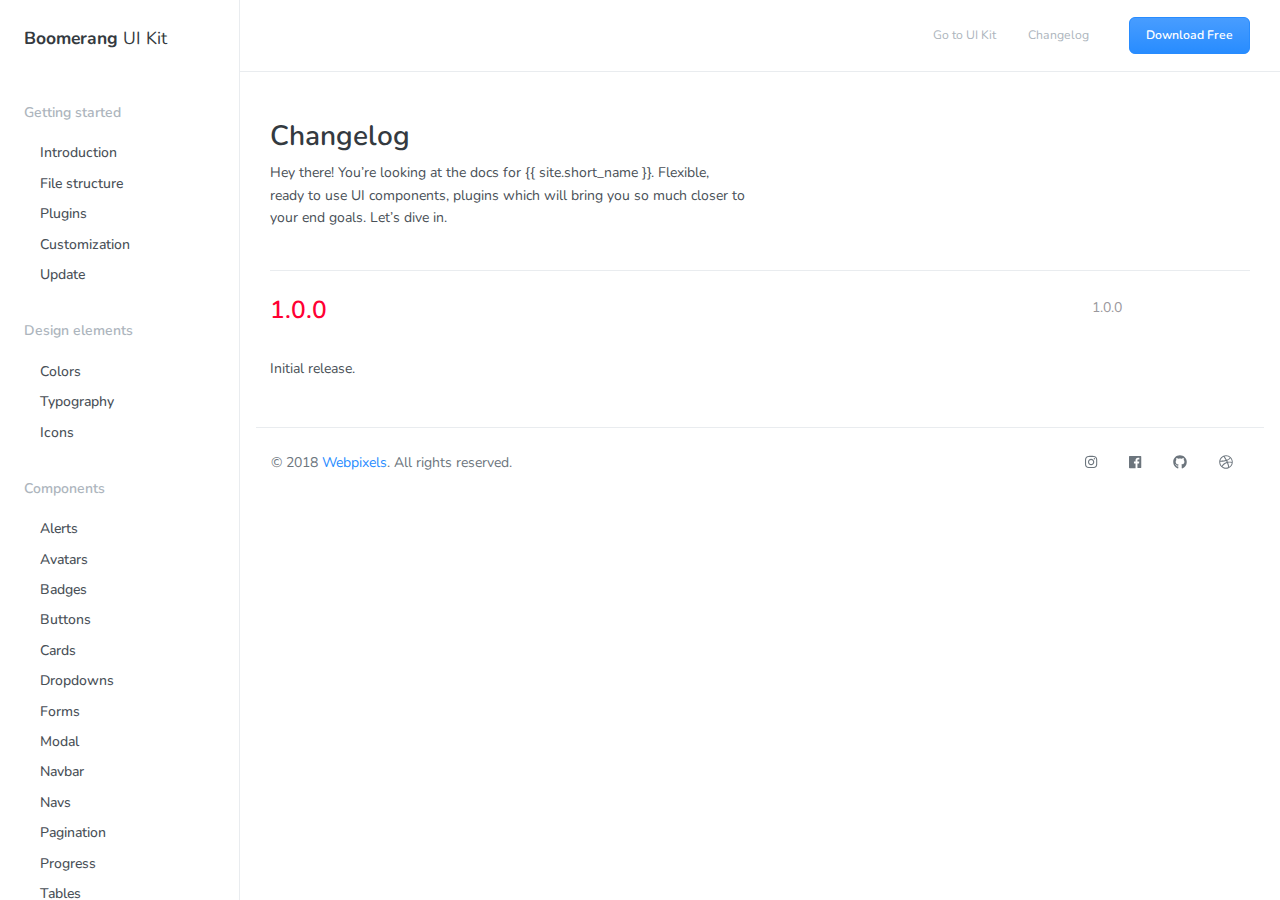
<file: docs/changelog.html>
<!DOCTYPE html>
<html>
  <head>
    <meta charset="utf-8">
    <meta name="viewport" content="width=device-width, initial-scale=1, shrink-to-fit=no">
    <meta name="description" content="Probably the most complete UI kit out there. Multiple functionalities and controls added,  extended color palette and beautiful typography, designed as its own extended version of Bootstrap at  the highest level of quality.                             ">
    <meta name="author" content="Webpixels">
    <title>Boomerang UI Kit - Free Bootstrap Framework by Webpixels</title>
    <!-- Fonts -->
    <link href="https://fonts.googleapis.com/css?family=Nunito:400,600,700,800|Roboto:400,500,700" rel="stylesheet">
    <!-- Plugins -->
    <link rel="stylesheet" href="../assets/vendor/animate/animate.min.css" type="text/css">
    <!-- Theme CSS -->
    <link type="text/css" href="../assets/css/theme.css" rel="stylesheet">
    <!-- Demo CSS - No need to use these in your project -->
    <link rel="stylesheet" href="../assets/vendor/jquery-scrollbar/css/jquery-scrollbar.css">
    <link type="text/css" href="../assets/vendor/highlight/css/highlight.min.css" rel="stylesheet">
    <link type="text/css" href="../assets/css/demo.css" rel="stylesheet">
  </head>
  <body>
    <main class="main">
      <aside class="sidebar" id="nav_docs">
        <div class="sidebar-brand">
          <h1 class="font-weight-400"><a href="../"><span class="font-weight-700">Boomerang</span> UI Kit</a></h1>
        </div>
        <div class="scrollbar-inner">
          <ul class="navigation pr-3">
            <li class="navigation-title">Getting started</li>
            <li class="navigation-item">
              <a href="introduction.html" class="navigation-link">Introduction</a>
            </li>
            <li class="navigation-item">
              <a href="file-structure.html" class="navigation-link">File structure</a>
            </li>
            <li class="navigation-item">
              <a href="plugins.html" class="navigation-link">Plugins</a>
            </li>
            <li class="navigation-item">
              <a href="customization.html" class="navigation-link">Customization</a>
            </li>
            <li class="navigation-item">
              <a href="update.html" class="navigation-link">Update</a>
            </li>
            <li class="navigation-title">Design elements</li>
            <li class="navigation-item">
              <a href="colors.html" class="navigation-link">Colors</a>
            </li>
            <li class="navigation-item">
              <a href="typography.html" class="navigation-link">Typography</a>
            </li>
            <li class="navigation-item">
              <a href="icons.html" class="navigation-link">Icons</a>
            </li>
            <li class="navigation-title">Components</li>
            <li class="navigation-item">
              <a href="alerts.html" class="navigation-link">Alerts</a>
            </li>
            <li class="navigation-item">
              <a href="avatars.html" class="navigation-link">Avatars</a>
            </li>
            <li class="navigation-item">
              <a href="badges.html" class="navigation-link">Badges</a>
            </li>
            <li class="navigation-item">
              <a href="buttons.html" class="navigation-link">Buttons</a>
            </li>
            <li class="navigation-item">
              <a href="cards.html" class="navigation-link">Cards</a>
            </li>
            <li class="navigation-item">
              <a href="dropdowns.html" class="navigation-link">Dropdowns</a>
            </li>
            <li class="navigation-item">
              <a href="forms.html" class="navigation-link">Forms</a>
            </li>
            <li class="navigation-item">
              <a href="modal.html" class="navigation-link">Modal</a>
            </li>
            <li class="navigation-item">
              <a href="navbar.html" class="navigation-link">Navbar</a>
            </li>
            <li class="navigation-item">
              <a href="navs.html" class="navigation-link">Navs</a>
            </li>
            <li class="navigation-item">
              <a href="pagination.html" class="navigation-link">Pagination</a>
            </li>
            <li class="navigation-item">
              <a href="progress.html" class="navigation-link">Progress</a>
            </li>
            <li class="navigation-item">
              <a href="tables.html" class="navigation-link">Tables</a>
            </li>
            <li class="navigation-item">
              <a href="tooltips.html" class="navigation-link">Tooltips</a>
            </li>
          </ul>
        </div>
      </aside>
      <section class="content">
        <div class="header">
          <div class="navigation-trigger d-xl-none" data-action="aside-open" data-target=".sidebar">
            <div class="navigation-trigger-inner">
              <i class="navigation-trigger-line"></i>
              <i class="navigation-trigger-line"></i>
              <i class="navigation-trigger-line"></i>
            </div>
          </div>
          <div class="header-brand d-xl-none">
            <h1><a href="index.html">Boomerang UI Kit</a></h1>
          </div>
          <div class="header-nav ml-auto">
            <ul class="nav align-items-center">
              <li class="nav-item d-none d-md-inline-block">
                <a class="nav-link pl-0 active" href="../">Go to UI Kit</a>
              </li>
              <li class="nav-item d-none d-md-inline-block">
                <a class="nav-link" href="../docs/changelog.html">Changelog</a>
              </li>
              <li class="nav-item ml-4">
                <a href="https://github.com/webpixels/boomerang-ui-kit/archive/master.zip" class="btn btn-sm btn-primary">Download Free</a>
              </li>
            </ul>
          </div>
        </div>
        <div class="content-inner content-docs">
          <div class="container">
            <div class="pt-3 pb-4 mb-4 border-bottom">
              <div class="row">
                <div class="col-lg-6">
                  <h2 class="heading h2 font-weight-bold">Changelog</h2>
                  <p>Hey there! You’re looking at the docs for {{ site.short_name }}. Flexible, ready to use UI components, plugins which will bring you so much closer to your end goals. Let’s dive in.</p>
                </div>
              </div>
            </div>
            <div class="row">
              <div class="col-lg-9">
                <h3 id="100"><span class="text-danger">1.0.0</span></h3>
                <p>Initial release.</p>
              </div>
              <div class="col-lg-3 d-none d-lg-inline-block">
                <div class="sidebar-sticky" data-stick-in-parent="true">
                  <ul class="section-nav">
                    <li class="toc-entry toc-h3"><a href="#100">1.0.0</a></li>
                  </ul>
                </div>
              </div>
            </div>
          </div>
        </div>
        <footer class="px-3 footer bg-white">
          <div class="container ">
            <div class="row align-items-center py-3 border-top">
              <div class="col-lg-6 text-center text-lg-left mb-2 mb-lg-0">
                &copy; 2018 <a href="https://webpixels.io/" target="_blank">Webpixels</a>. All rights reserved.
              </div>
              <div class="col-lg-6 text-center text-lg-right">
                <ul class="nav justify-content-center justify-content-lg-end">
                  <li class="nav-item">
                    <a class="nav-link active" href="https://instagram.com/webpixelsofficial" target="_blank"><i class="fab fa-instagram"></i></a>
                  </li>
                  <li class="nav-item">
                    <a class="nav-link" href="https://facebook.com/webpixels" target="_blank"><i class="fab fa-facebook"></i></a>
                  </li>
                  <li class="nav-item">
                    <a class="nav-link" href="https://github.com/webpixels" target="_blank"><i class="fab fa-github"></i></a>
                  </li>
                  <li class="nav-item">
                    <a class="nav-link" href="https://dribbble.com/webpixels" target="_blank"><i class="fab fa-dribbble"></i></a>
                  </li>
                </ul>
              </div>
            </div>
          </div>
        </footer>
      </section>
    </main>
    <!-- Core -->
    <script src="../assets/vendor/jquery/jquery.min.js"></script>
    <script src="../assets/vendor/popper/popper.min.js"></script>
    <script src="../assets/js/bootstrap/bootstrap.min.js"></script>
    <!-- FontAwesome 5 -->
    <script src="../assets/vendor/fontawesome/js/fontawesome-all.min.js" defer></script>
    <!-- Scripts used only for this demo only - Remove these in your project -->
    <script src="../assets/vendor/jquery-scrollbar/js/jquery-scrollbar.min.js"></script>
    <script src="../assets/vendor/jquery-scrollLock/jquery-scrollLock.min.js"></script>
    <script src="../assets/vendor/sticky-kit/sticky-kit.min.js"></script>
    <script src="../assets/vendor/highlight/js/highlight.min.js"></script>
    <script src="../assets/vendor/clipboard-js/clipboard.min.js"></script>
    <script src="../assets/vendor/holderjs/holder.min.js"></script>
    <script src="../assets/js/demo.js"></script>
    <!-- Theme JS -->
    <script src="../assets/js/theme.js"></script>
  </body>
</html>
</file>
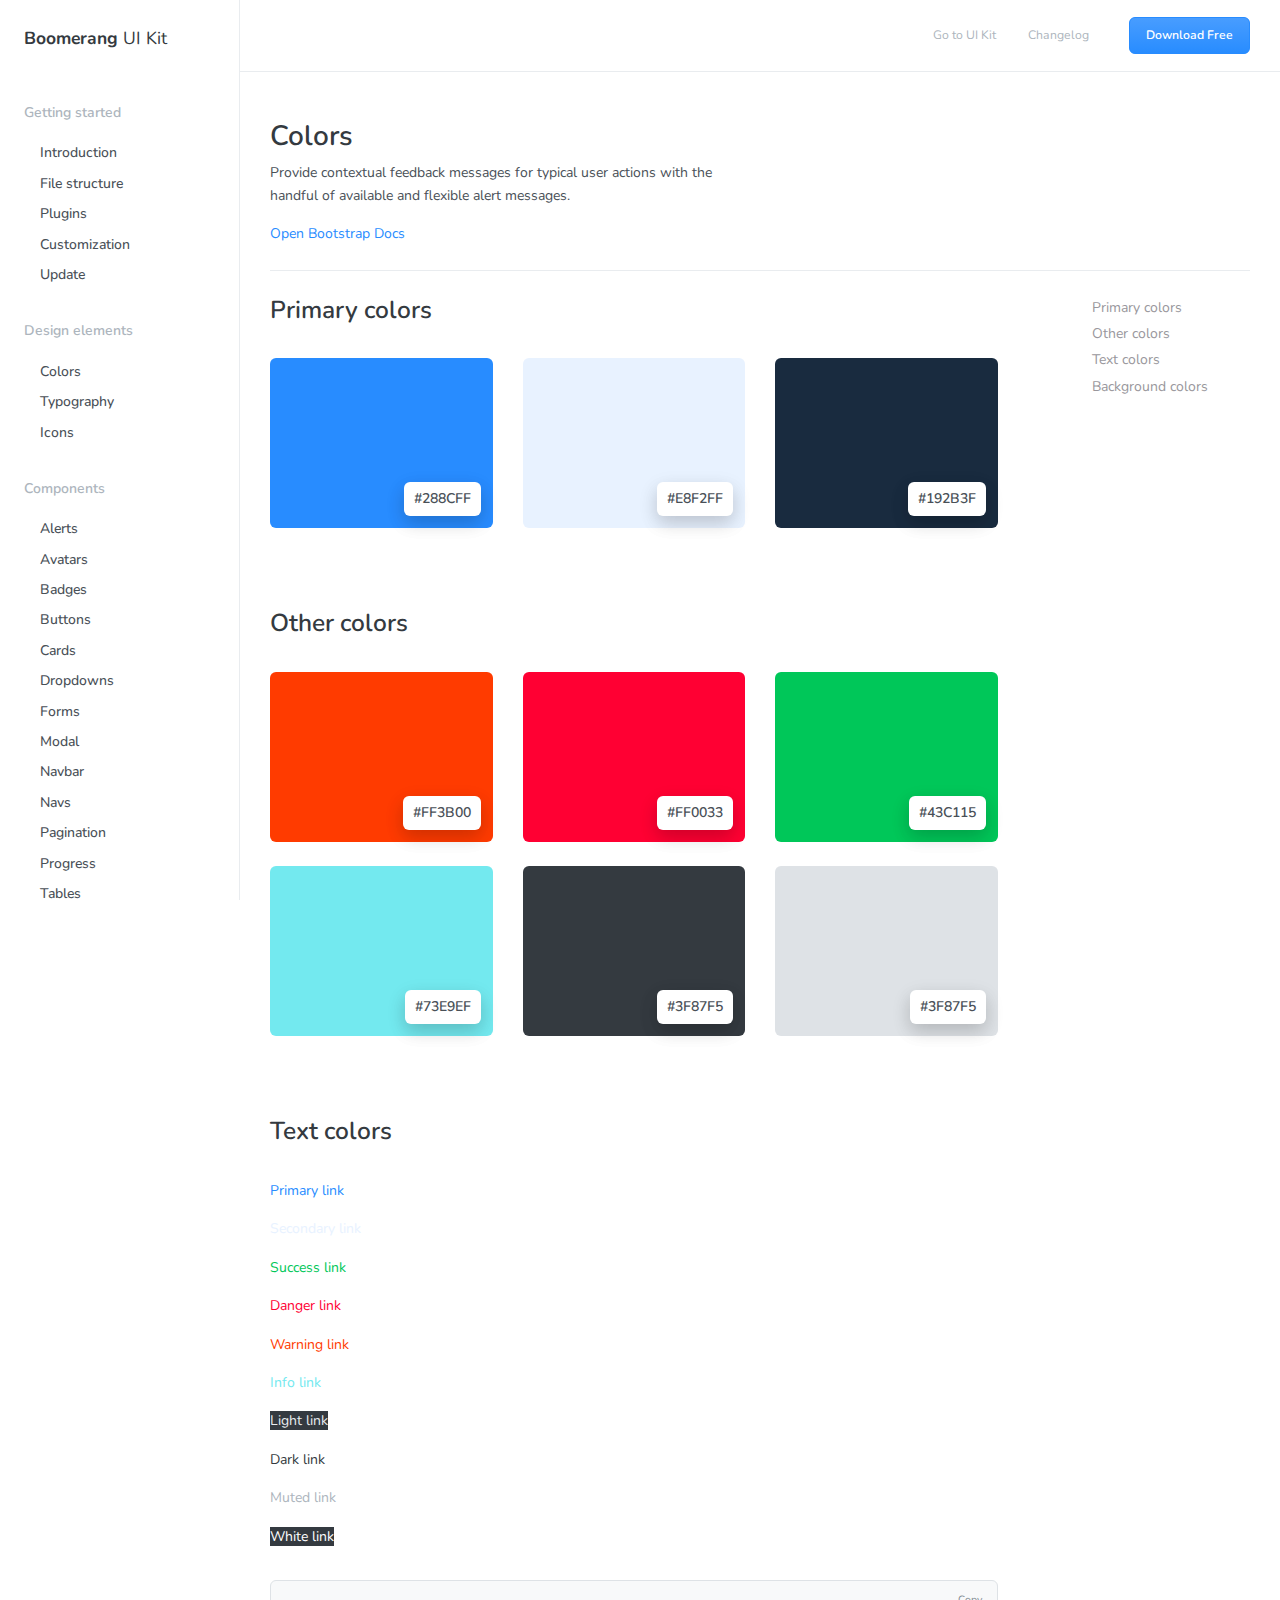
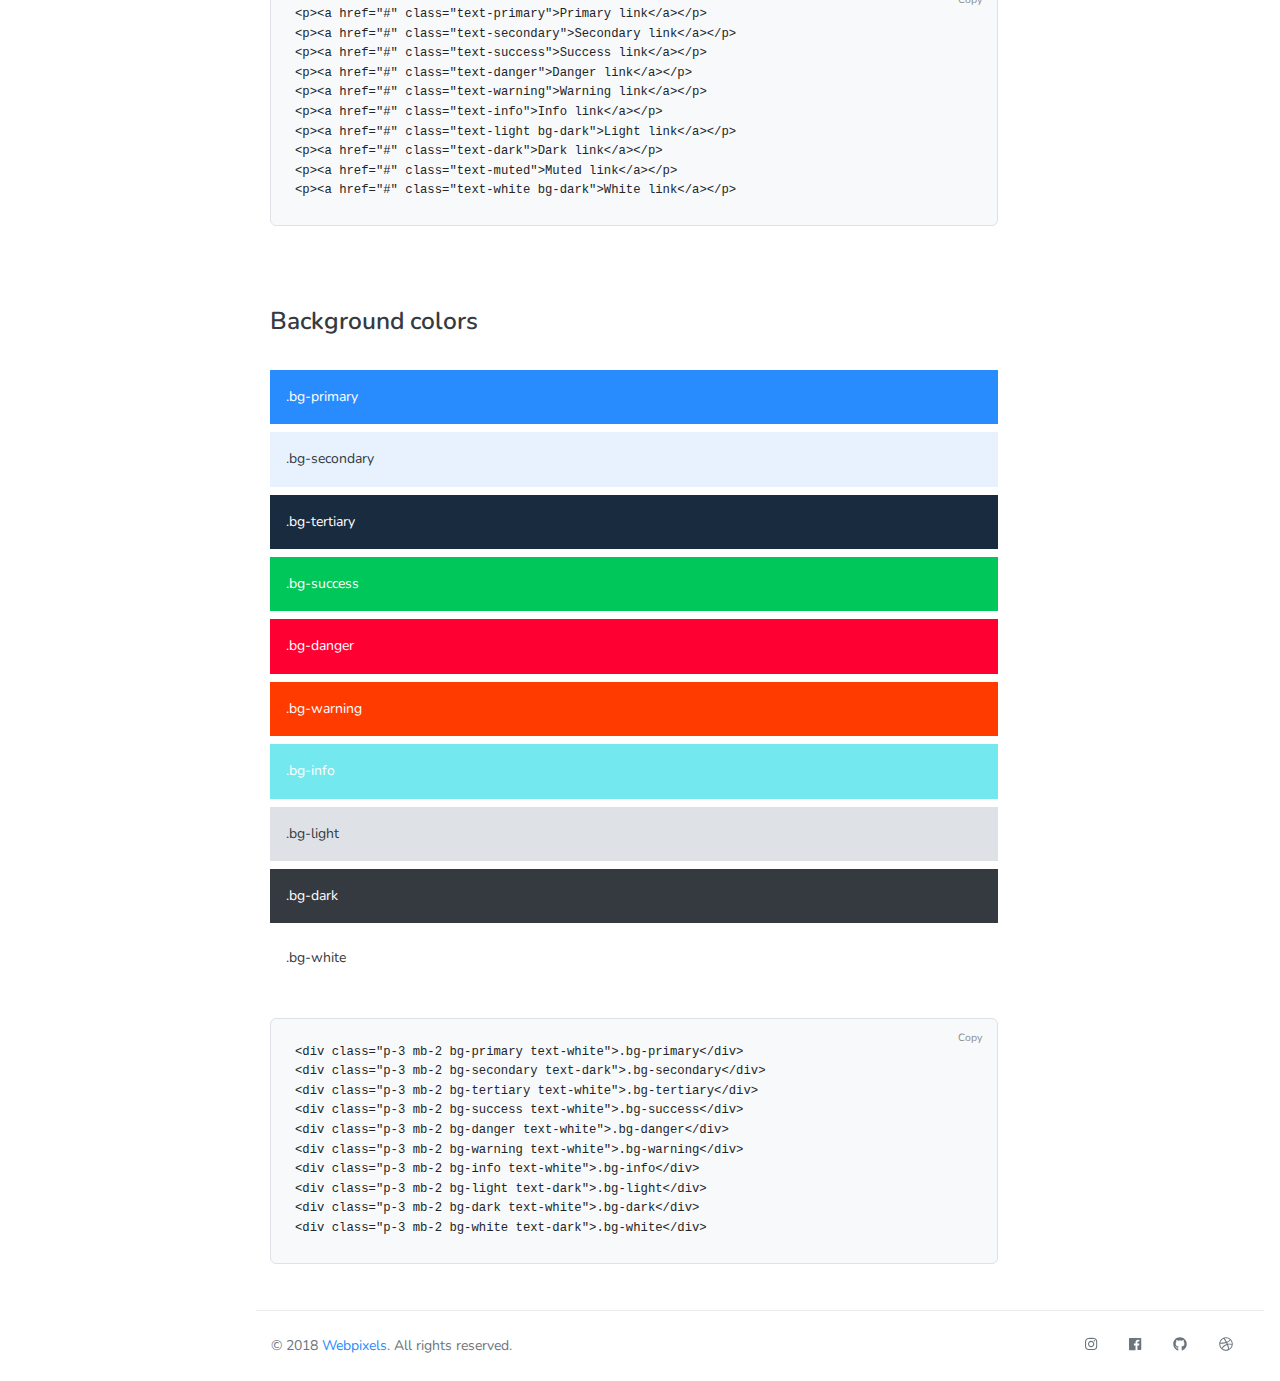
<file: docs/colors.html>
<!DOCTYPE html>
<html>
  <head>
    <meta charset="utf-8">
    <meta name="viewport" content="width=device-width, initial-scale=1, shrink-to-fit=no">
    <meta name="description" content="Probably the most complete UI kit out there. Multiple functionalities and controls added,  extended color palette and beautiful typography, designed as its own extended version of Bootstrap at  the highest level of quality.                             ">
    <meta name="author" content="Webpixels">
    <title>Boomerang UI Kit - Free Bootstrap Framework by Webpixels</title>
    <!-- Fonts -->
    <link href="https://fonts.googleapis.com/css?family=Nunito:400,600,700,800|Roboto:400,500,700" rel="stylesheet">
    <!-- Plugins -->
    <link rel="stylesheet" href="../assets/vendor/animate/animate.min.css" type="text/css">
    <!-- Theme CSS -->
    <link type="text/css" href="../assets/css/theme.css" rel="stylesheet">
    <!-- Demo CSS - No need to use these in your project -->
    <link rel="stylesheet" href="../assets/vendor/jquery-scrollbar/css/jquery-scrollbar.css">
    <link type="text/css" href="../assets/vendor/highlight/css/highlight.min.css" rel="stylesheet">
    <link type="text/css" href="../assets/css/demo.css" rel="stylesheet">
  </head>
  <body>
    <main class="main">
      <aside class="sidebar" id="nav_docs">
        <div class="sidebar-brand">
          <h1 class="font-weight-400"><a href="../"><span class="font-weight-700">Boomerang</span> UI Kit</a></h1>
        </div>
        <div class="scrollbar-inner">
          <ul class="navigation pr-3">
            <li class="navigation-title">Getting started</li>
            <li class="navigation-item">
              <a href="introduction.html" class="navigation-link">Introduction</a>
            </li>
            <li class="navigation-item">
              <a href="file-structure.html" class="navigation-link">File structure</a>
            </li>
            <li class="navigation-item">
              <a href="plugins.html" class="navigation-link">Plugins</a>
            </li>
            <li class="navigation-item">
              <a href="customization.html" class="navigation-link">Customization</a>
            </li>
            <li class="navigation-item">
              <a href="update.html" class="navigation-link">Update</a>
            </li>
            <li class="navigation-title">Design elements</li>
            <li class="navigation-item">
              <a href="colors.html" class="navigation-link">Colors</a>
            </li>
            <li class="navigation-item">
              <a href="typography.html" class="navigation-link">Typography</a>
            </li>
            <li class="navigation-item">
              <a href="icons.html" class="navigation-link">Icons</a>
            </li>
            <li class="navigation-title">Components</li>
            <li class="navigation-item">
              <a href="alerts.html" class="navigation-link">Alerts</a>
            </li>
            <li class="navigation-item">
              <a href="avatars.html" class="navigation-link">Avatars</a>
            </li>
            <li class="navigation-item">
              <a href="badges.html" class="navigation-link">Badges</a>
            </li>
            <li class="navigation-item">
              <a href="buttons.html" class="navigation-link">Buttons</a>
            </li>
            <li class="navigation-item">
              <a href="cards.html" class="navigation-link">Cards</a>
            </li>
            <li class="navigation-item">
              <a href="dropdowns.html" class="navigation-link">Dropdowns</a>
            </li>
            <li class="navigation-item">
              <a href="forms.html" class="navigation-link">Forms</a>
            </li>
            <li class="navigation-item">
              <a href="modal.html" class="navigation-link">Modal</a>
            </li>
            <li class="navigation-item">
              <a href="navbar.html" class="navigation-link">Navbar</a>
            </li>
            <li class="navigation-item">
              <a href="navs.html" class="navigation-link">Navs</a>
            </li>
            <li class="navigation-item">
              <a href="pagination.html" class="navigation-link">Pagination</a>
            </li>
            <li class="navigation-item">
              <a href="progress.html" class="navigation-link">Progress</a>
            </li>
            <li class="navigation-item">
              <a href="tables.html" class="navigation-link">Tables</a>
            </li>
            <li class="navigation-item">
              <a href="tooltips.html" class="navigation-link">Tooltips</a>
            </li>
          </ul>
        </div>
      </aside>
      <section class="content">
        <div class="header">
          <div class="navigation-trigger d-xl-none" data-action="aside-open" data-target=".sidebar">
            <div class="navigation-trigger-inner">
              <i class="navigation-trigger-line"></i>
              <i class="navigation-trigger-line"></i>
              <i class="navigation-trigger-line"></i>
            </div>
          </div>
          <div class="header-brand d-xl-none">
            <h1><a href="index.html">Boomerang UI Kit</a></h1>
          </div>
          <div class="header-nav ml-auto">
            <ul class="nav align-items-center">
              <li class="nav-item d-none d-md-inline-block">
                <a class="nav-link pl-0 active" href="../">Go to UI Kit</a>
              </li>
              <li class="nav-item d-none d-md-inline-block">
                <a class="nav-link" href="../docs/changelog.html">Changelog</a>
              </li>
              <li class="nav-item ml-4">
                <a href="https://github.com/webpixels/boomerang-ui-kit/archive/master.zip" class="btn btn-sm btn-primary">Download Free</a>
              </li>
            </ul>
          </div>
        </div>
        <div class="content-inner content-docs">
          <div class="container">
            <div class="pt-3 pb-4 mb-4 border-bottom">
              <div class="row">
                <div class="col-lg-6">
                  <h2 class="heading h2 font-weight-bold">Colors</h2>
                  <p>Provide contextual feedback messages for typical user actions with the handful of available and flexible alert messages.</p>
                  <a href="http://getbootstrap.com/docs/4.0/utilities/colors" target="_blank">Open Bootstrap Docs</a>
                </div>
              </div>
            </div>
            <div class="row">
              <div class="col-lg-9">
                <h3 id="primary-colors">Primary colors</h3>
                <div class="row color-palette cols-xs-space cols-sm-space cols-md-space">
                  <div class="col-md-4 mb-4 mb-md-0">
                    <a href="#" data-toggle="tooltip" title="" data-original-title="Primary">
                      <div class="color-entry bg-primary">
                        <span class="color-code z-depth-2 font-weight-bold text-uppercase rounded">#288cff</span>
                      </div>
                    </a>
                  </div>
                  <div class="col-md-4 mb-4 mb-md-0">
                    <a href="#" data-toggle="tooltip" title="" data-original-title="Secondary">
                      <div class="color-entry bg-secondary">
                        <span class="color-code z-depth-2 font-weight-bold text-uppercase rounded">
                          #e8f2ff
                        </span>
                      </div>
                    </a>
                  </div>
                  <div class="col-md-4 mb-4 mb-md-0">
                    <a href="#" data-toggle="tooltip" title="" data-original-title="Tertiary">
                      <div class="color-entry bg-tertiary">
                        <span class="color-code z-depth-2 font-weight-bold text-uppercase rounded">
                          #192b3f
                        </span>
                      </div>
                    </a>
                  </div>
                </div>
                <h3 id="other-colors">Other colors</h3>
                <div class="row color-palette mb-md-4">
                  <div class="col-md-4 mb-4 mb-md-0">
                    <a href="#" data-toggle="tooltip" title="" data-original-title="Warning">
                      <div class="color-entry bg-warning">
                        <span class="color-code z-depth-2 font-weight-bold text-uppercase rounded">
                          #ff3b00
                        </span>
                      </div>
                    </a>
                  </div>
                  <div class="col-md-4 mb-4 mb-md-0">
                    <a href="#" data-toggle="tooltip" title="" data-original-title="Danger">
                      <div class="color-entry bg-danger">
                        <span class="color-code z-depth-2 font-weight-bold text-uppercase rounded">
                          #ff0033
                        </span>
                      </div>
                    </a>
                  </div>
                  <div class="col-md-4 mb-4 mb-md-0">
                    <a href="#" data-toggle="tooltip" title="" data-original-title="Success">
                      <div class="color-entry bg-success">
                        <span class="color-code z-depth-2 font-weight-bold text-uppercase rounded">
                          #43c115
                        </span>
                      </div>
                    </a>
                  </div>
                </div>
                <div class="row color-palette">
                  <div class="col-md-4 mb-4 mb-md-0">
                    <a href="#" data-toggle="tooltip" title="" data-original-title="Warning">
                      <div class="color-entry bg-info">
                        <span class="color-code z-depth-2 font-weight-bold text-uppercase rounded">
                          #73e9ef
                        </span>
                      </div>
                    </a>
                  </div>
                  <div class="col-md-4 mb-4 mb-md-0">
                    <a href="#" data-toggle="tooltip" title="" data-original-title="Danger">
                      <div class="color-entry bg-dark">
                        <span class="color-code z-depth-2 font-weight-bold text-uppercase rounded">
                          #3f87f5
                        </span>
                      </div>
                    </a>
                  </div>
                  <div class="col-md-4 mb-4 mb-md-0">
                    <a href="#" data-toggle="tooltip" title="" data-original-title="Success">
                      <div class="color-entry bg-light">
                        <span class="color-code z-depth-2 font-weight-bold text-uppercase rounded">
                          #3f87f5
                        </span>
                      </div>
                    </a>
                  </div>
                </div>
                <h3 id="text-colors">Text colors</h3>
                <div class="code-example">
                  <p><a href="#" class="text-primary">Primary link</a></p>
                  <p><a href="#" class="text-secondary">Secondary link</a></p>
                  <p><a href="#" class="text-success">Success link</a></p>
                  <p><a href="#" class="text-danger">Danger link</a></p>
                  <p><a href="#" class="text-warning">Warning link</a></p>
                  <p><a href="#" class="text-info">Info link</a></p>
                  <p><a href="#" class="text-light bg-dark">Light link</a></p>
                  <p><a href="#" class="text-dark">Dark link</a></p>
                  <p><a href="#" class="text-muted">Muted link</a></p>
                  <p><a href="#" class="text-white bg-dark">White link</a></p>
                </div>
                <div class="highlight">
                  <pre><code class="language-html" data-lang="html"><span class="nt">&lt;p&gt;&lt;a</span> <span class="na">href=</span><span class="s">"#"</span> <span class="na">class=</span><span class="s">"text-primary"</span><span class="nt">&gt;</span>Primary link<span class="nt">&lt;/a&gt;&lt;/p&gt;</span>
<span class="nt">&lt;p&gt;&lt;a</span> <span class="na">href=</span><span class="s">"#"</span> <span class="na">class=</span><span class="s">"text-secondary"</span><span class="nt">&gt;</span>Secondary link<span class="nt">&lt;/a&gt;&lt;/p&gt;</span>
<span class="nt">&lt;p&gt;&lt;a</span> <span class="na">href=</span><span class="s">"#"</span> <span class="na">class=</span><span class="s">"text-success"</span><span class="nt">&gt;</span>Success link<span class="nt">&lt;/a&gt;&lt;/p&gt;</span>
<span class="nt">&lt;p&gt;&lt;a</span> <span class="na">href=</span><span class="s">"#"</span> <span class="na">class=</span><span class="s">"text-danger"</span><span class="nt">&gt;</span>Danger link<span class="nt">&lt;/a&gt;&lt;/p&gt;</span>
<span class="nt">&lt;p&gt;&lt;a</span> <span class="na">href=</span><span class="s">"#"</span> <span class="na">class=</span><span class="s">"text-warning"</span><span class="nt">&gt;</span>Warning link<span class="nt">&lt;/a&gt;&lt;/p&gt;</span>
<span class="nt">&lt;p&gt;&lt;a</span> <span class="na">href=</span><span class="s">"#"</span> <span class="na">class=</span><span class="s">"text-info"</span><span class="nt">&gt;</span>Info link<span class="nt">&lt;/a&gt;&lt;/p&gt;</span>
<span class="nt">&lt;p&gt;&lt;a</span> <span class="na">href=</span><span class="s">"#"</span> <span class="na">class=</span><span class="s">"text-light bg-dark"</span><span class="nt">&gt;</span>Light link<span class="nt">&lt;/a&gt;&lt;/p&gt;</span>
<span class="nt">&lt;p&gt;&lt;a</span> <span class="na">href=</span><span class="s">"#"</span> <span class="na">class=</span><span class="s">"text-dark"</span><span class="nt">&gt;</span>Dark link<span class="nt">&lt;/a&gt;&lt;/p&gt;</span>
<span class="nt">&lt;p&gt;&lt;a</span> <span class="na">href=</span><span class="s">"#"</span> <span class="na">class=</span><span class="s">"text-muted"</span><span class="nt">&gt;</span>Muted link<span class="nt">&lt;/a&gt;&lt;/p&gt;</span>
<span class="nt">&lt;p&gt;&lt;a</span> <span class="na">href=</span><span class="s">"#"</span> <span class="na">class=</span><span class="s">"text-white bg-dark"</span><span class="nt">&gt;</span>White link<span class="nt">&lt;/a&gt;&lt;/p&gt;</span></code></pre>
                </div>
                <h3 id="background-colors">Background colors</h3>
                <div class="code-example">
                  <div class="p-3 mb-2 bg-primary text-white">.bg-primary</div>
                  <div class="p-3 mb-2 bg-secondary text-dark">.bg-secondary</div>
                  <div class="p-3 mb-2 bg-tertiary text-white">.bg-tertiary</div>
                  <div class="p-3 mb-2 bg-success text-white">.bg-success</div>
                  <div class="p-3 mb-2 bg-danger text-white">.bg-danger</div>
                  <div class="p-3 mb-2 bg-warning text-white">.bg-warning</div>
                  <div class="p-3 mb-2 bg-info text-white">.bg-info</div>
                  <div class="p-3 mb-2 bg-light text-dark">.bg-light</div>
                  <div class="p-3 mb-2 bg-dark text-white">.bg-dark</div>
                  <div class="p-3 mb-2 bg-white text-dark">.bg-white</div>
                </div>
                <div class="highlight">
                  <pre><code class="language-html" data-lang="html"><span class="nt">&lt;div</span> <span class="na">class=</span><span class="s">"p-3 mb-2 bg-primary text-white"</span><span class="nt">&gt;</span>.bg-primary<span class="nt">&lt;/div&gt;</span>
<span class="nt">&lt;div</span> <span class="na">class=</span><span class="s">"p-3 mb-2 bg-secondary text-dark"</span><span class="nt">&gt;</span>.bg-secondary<span class="nt">&lt;/div&gt;</span>
<span class="nt">&lt;div</span> <span class="na">class=</span><span class="s">"p-3 mb-2 bg-tertiary text-white"</span><span class="nt">&gt;</span>.bg-tertiary<span class="nt">&lt;/div&gt;</span>
<span class="nt">&lt;div</span> <span class="na">class=</span><span class="s">"p-3 mb-2 bg-success text-white"</span><span class="nt">&gt;</span>.bg-success<span class="nt">&lt;/div&gt;</span>
<span class="nt">&lt;div</span> <span class="na">class=</span><span class="s">"p-3 mb-2 bg-danger text-white"</span><span class="nt">&gt;</span>.bg-danger<span class="nt">&lt;/div&gt;</span>
<span class="nt">&lt;div</span> <span class="na">class=</span><span class="s">"p-3 mb-2 bg-warning text-white"</span><span class="nt">&gt;</span>.bg-warning<span class="nt">&lt;/div&gt;</span>
<span class="nt">&lt;div</span> <span class="na">class=</span><span class="s">"p-3 mb-2 bg-info text-white"</span><span class="nt">&gt;</span>.bg-info<span class="nt">&lt;/div&gt;</span>
<span class="nt">&lt;div</span> <span class="na">class=</span><span class="s">"p-3 mb-2 bg-light text-dark"</span><span class="nt">&gt;</span>.bg-light<span class="nt">&lt;/div&gt;</span>
<span class="nt">&lt;div</span> <span class="na">class=</span><span class="s">"p-3 mb-2 bg-dark text-white"</span><span class="nt">&gt;</span>.bg-dark<span class="nt">&lt;/div&gt;</span>
<span class="nt">&lt;div</span> <span class="na">class=</span><span class="s">"p-3 mb-2 bg-white text-dark"</span><span class="nt">&gt;</span>.bg-white<span class="nt">&lt;/div&gt;</span></code></pre>
                </div>
              </div>
              <div class="col-lg-3 d-none d-lg-inline-block">
                <div class="sidebar-sticky" data-stick-in-parent="true">
                  <ul class="section-nav">
                    <li class="toc-entry toc-h3"><a href="#primary-colors">Primary colors</a></li>
                    <li class="toc-entry toc-h3"><a href="#other-colors">Other colors</a></li>
                    <li class="toc-entry toc-h3"><a href="#text-colors">Text colors</a></li>
                    <li class="toc-entry toc-h3"><a href="#background-colors">Background colors</a></li>
                  </ul>
                </div>
              </div>
            </div>
          </div>
        </div>
        <footer class="px-3 footer bg-white">
          <div class="container ">
            <div class="row align-items-center py-3 border-top">
              <div class="col-lg-6 text-center text-lg-left mb-2 mb-lg-0">
                &copy; 2018 <a href="https://webpixels.io/" target="_blank">Webpixels</a>. All rights reserved.
              </div>
              <div class="col-lg-6 text-center text-lg-right">
                <ul class="nav justify-content-center justify-content-lg-end">
                  <li class="nav-item">
                    <a class="nav-link active" href="https://instagram.com/webpixelsofficial" target="_blank"><i class="fab fa-instagram"></i></a>
                  </li>
                  <li class="nav-item">
                    <a class="nav-link" href="https://facebook.com/webpixels" target="_blank"><i class="fab fa-facebook"></i></a>
                  </li>
                  <li class="nav-item">
                    <a class="nav-link" href="https://github.com/webpixels" target="_blank"><i class="fab fa-github"></i></a>
                  </li>
                  <li class="nav-item">
                    <a class="nav-link" href="https://dribbble.com/webpixels" target="_blank"><i class="fab fa-dribbble"></i></a>
                  </li>
                </ul>
              </div>
            </div>
          </div>
        </footer>
      </section>
    </main>
    <!-- Core -->
    <script src="../assets/vendor/jquery/jquery.min.js"></script>
    <script src="../assets/vendor/popper/popper.min.js"></script>
    <script src="../assets/js/bootstrap/bootstrap.min.js"></script>
    <!-- FontAwesome 5 -->
    <script src="../assets/vendor/fontawesome/js/fontawesome-all.min.js" defer></script>
    <!-- Scripts used only for this demo only - Remove these in your project -->
    <script src="../assets/vendor/jquery-scrollbar/js/jquery-scrollbar.min.js"></script>
    <script src="../assets/vendor/jquery-scrollLock/jquery-scrollLock.min.js"></script>
    <script src="../assets/vendor/sticky-kit/sticky-kit.min.js"></script>
    <script src="../assets/vendor/highlight/js/highlight.min.js"></script>
    <script src="../assets/vendor/clipboard-js/clipboard.min.js"></script>
    <script src="../assets/vendor/holderjs/holder.min.js"></script>
    <script src="../assets/js/demo.js"></script>
    <!-- Theme JS -->
    <script src="../assets/js/theme.js"></script>
  </body>
</html>
</file>
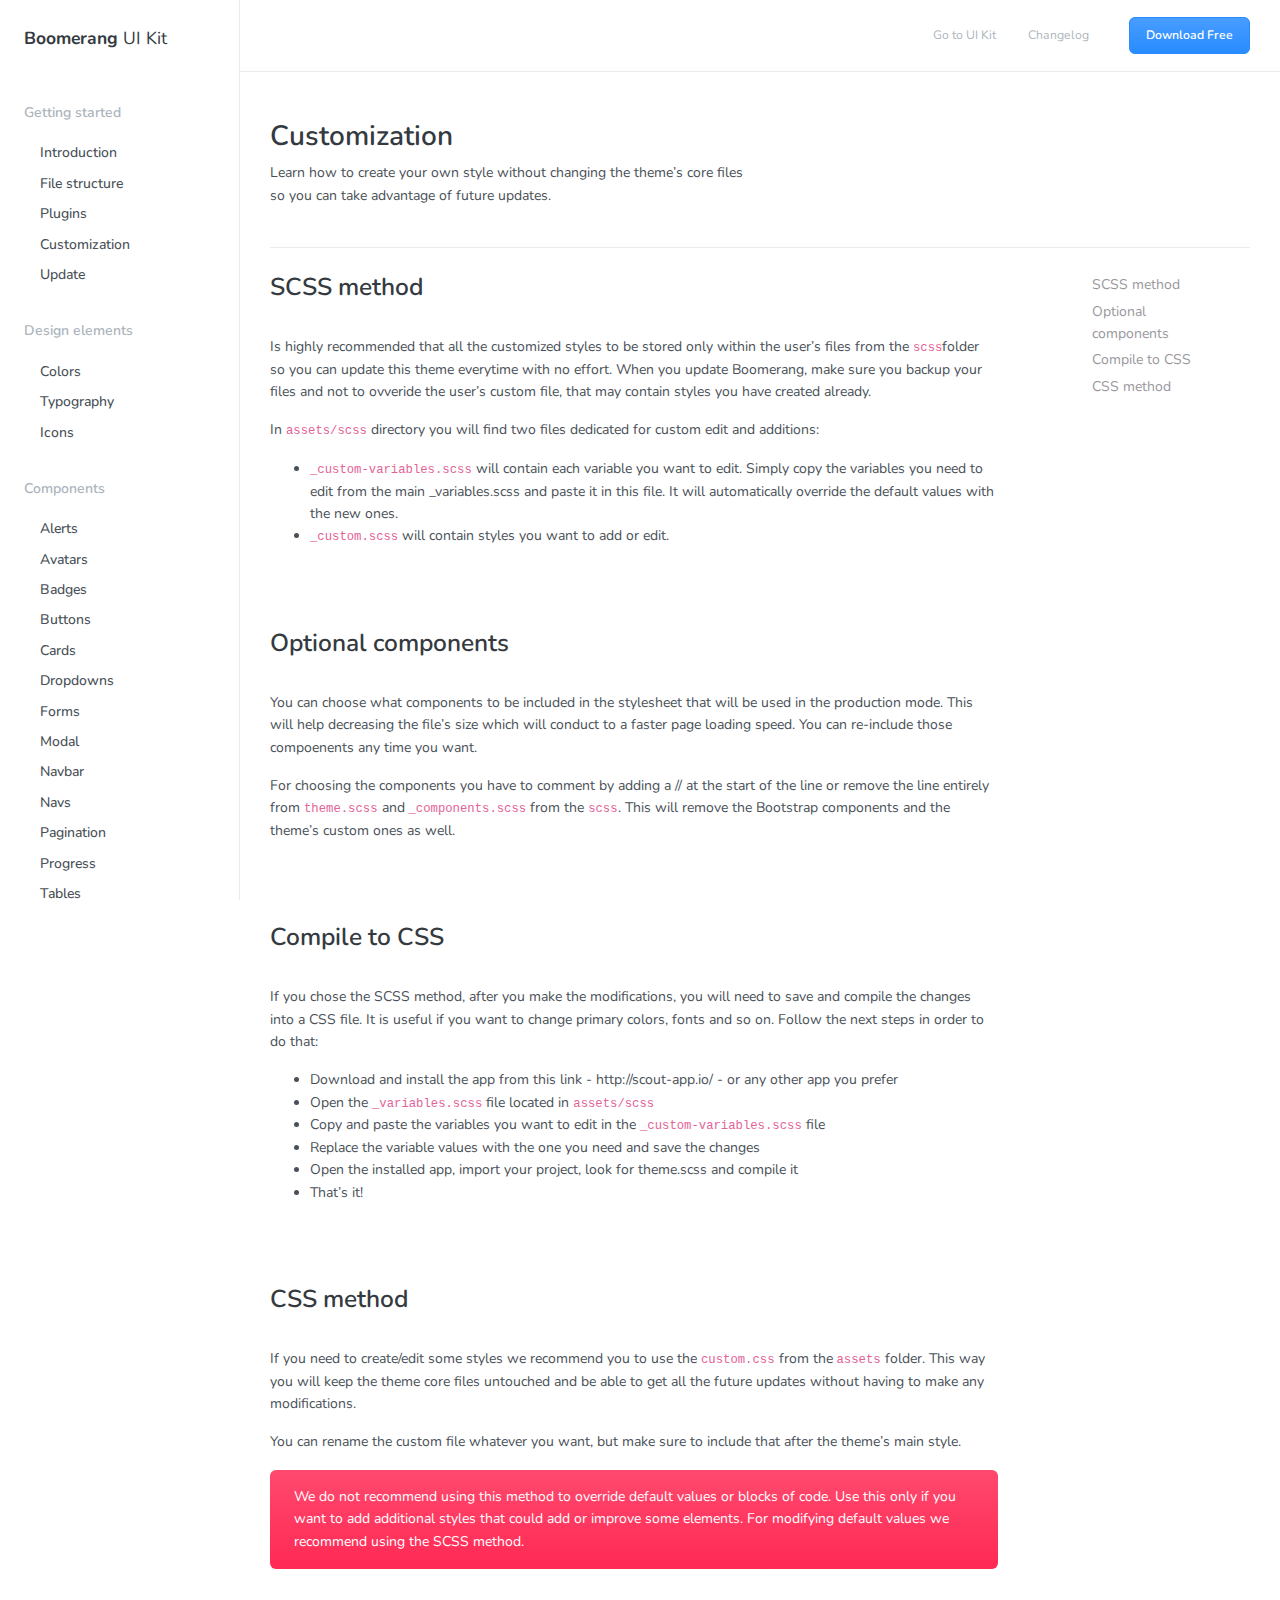
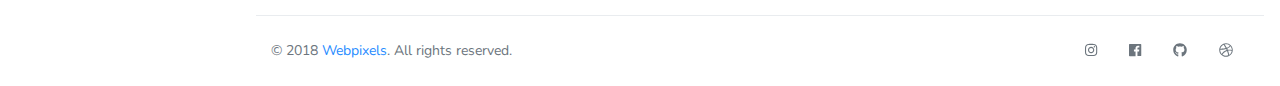
<file: docs/customization.html>
<!DOCTYPE html>
<html>
  <head>
    <meta charset="utf-8">
    <meta name="viewport" content="width=device-width, initial-scale=1, shrink-to-fit=no">
    <meta name="description" content="Probably the most complete UI kit out there. Multiple functionalities and controls added,  extended color palette and beautiful typography, designed as its own extended version of Bootstrap at  the highest level of quality.                             ">
    <meta name="author" content="Webpixels">
    <title>Boomerang UI Kit - Free Bootstrap Framework by Webpixels</title>
    <!-- Fonts -->
    <link href="https://fonts.googleapis.com/css?family=Nunito:400,600,700,800|Roboto:400,500,700" rel="stylesheet">
    <!-- Plugins -->
    <link rel="stylesheet" href="../assets/vendor/animate/animate.min.css" type="text/css">
    <!-- Theme CSS -->
    <link type="text/css" href="../assets/css/theme.css" rel="stylesheet">
    <!-- Demo CSS - No need to use these in your project -->
    <link rel="stylesheet" href="../assets/vendor/jquery-scrollbar/css/jquery-scrollbar.css">
    <link type="text/css" href="../assets/vendor/highlight/css/highlight.min.css" rel="stylesheet">
    <link type="text/css" href="../assets/css/demo.css" rel="stylesheet">
  </head>
  <body>
    <main class="main">
      <aside class="sidebar" id="nav_docs">
        <div class="sidebar-brand">
          <h1 class="font-weight-400"><a href="../"><span class="font-weight-700">Boomerang</span> UI Kit</a></h1>
        </div>
        <div class="scrollbar-inner">
          <ul class="navigation pr-3">
            <li class="navigation-title">Getting started</li>
            <li class="navigation-item">
              <a href="introduction.html" class="navigation-link">Introduction</a>
            </li>
            <li class="navigation-item">
              <a href="file-structure.html" class="navigation-link">File structure</a>
            </li>
            <li class="navigation-item">
              <a href="plugins.html" class="navigation-link">Plugins</a>
            </li>
            <li class="navigation-item">
              <a href="customization.html" class="navigation-link">Customization</a>
            </li>
            <li class="navigation-item">
              <a href="update.html" class="navigation-link">Update</a>
            </li>
            <li class="navigation-title">Design elements</li>
            <li class="navigation-item">
              <a href="colors.html" class="navigation-link">Colors</a>
            </li>
            <li class="navigation-item">
              <a href="typography.html" class="navigation-link">Typography</a>
            </li>
            <li class="navigation-item">
              <a href="icons.html" class="navigation-link">Icons</a>
            </li>
            <li class="navigation-title">Components</li>
            <li class="navigation-item">
              <a href="alerts.html" class="navigation-link">Alerts</a>
            </li>
            <li class="navigation-item">
              <a href="avatars.html" class="navigation-link">Avatars</a>
            </li>
            <li class="navigation-item">
              <a href="badges.html" class="navigation-link">Badges</a>
            </li>
            <li class="navigation-item">
              <a href="buttons.html" class="navigation-link">Buttons</a>
            </li>
            <li class="navigation-item">
              <a href="cards.html" class="navigation-link">Cards</a>
            </li>
            <li class="navigation-item">
              <a href="dropdowns.html" class="navigation-link">Dropdowns</a>
            </li>
            <li class="navigation-item">
              <a href="forms.html" class="navigation-link">Forms</a>
            </li>
            <li class="navigation-item">
              <a href="modal.html" class="navigation-link">Modal</a>
            </li>
            <li class="navigation-item">
              <a href="navbar.html" class="navigation-link">Navbar</a>
            </li>
            <li class="navigation-item">
              <a href="navs.html" class="navigation-link">Navs</a>
            </li>
            <li class="navigation-item">
              <a href="pagination.html" class="navigation-link">Pagination</a>
            </li>
            <li class="navigation-item">
              <a href="progress.html" class="navigation-link">Progress</a>
            </li>
            <li class="navigation-item">
              <a href="tables.html" class="navigation-link">Tables</a>
            </li>
            <li class="navigation-item">
              <a href="tooltips.html" class="navigation-link">Tooltips</a>
            </li>
          </ul>
        </div>
      </aside>
      <section class="content">
        <div class="header">
          <div class="navigation-trigger d-xl-none" data-action="aside-open" data-target=".sidebar">
            <div class="navigation-trigger-inner">
              <i class="navigation-trigger-line"></i>
              <i class="navigation-trigger-line"></i>
              <i class="navigation-trigger-line"></i>
            </div>
          </div>
          <div class="header-brand d-xl-none">
            <h1><a href="index.html">Boomerang UI Kit</a></h1>
          </div>
          <div class="header-nav ml-auto">
            <ul class="nav align-items-center">
              <li class="nav-item d-none d-md-inline-block">
                <a class="nav-link pl-0 active" href="../">Go to UI Kit</a>
              </li>
              <li class="nav-item d-none d-md-inline-block">
                <a class="nav-link" href="../docs/changelog.html">Changelog</a>
              </li>
              <li class="nav-item ml-4">
                <a href="https://github.com/webpixels/boomerang-ui-kit/archive/master.zip" class="btn btn-sm btn-primary">Download Free</a>
              </li>
            </ul>
          </div>
        </div>
        <div class="content-inner content-docs">
          <div class="container">
            <div class="pt-3 pb-4 mb-4 border-bottom">
              <div class="row">
                <div class="col-lg-6">
                  <h2 class="heading h2 font-weight-bold">Customization</h2>
                  <p>Learn how to create your own style without changing the theme’s core files so you can take advantage of future updates.</p>
                </div>
              </div>
            </div>
            <div class="row">
              <div class="col-lg-9">
                <h3 id="scss-method">SCSS method</h3>
                <p>Is highly recommended that all the customized styles to be stored only within the user’s files from the <code>scss</code>folder so you can update this theme everytime with no effort. When you update Boomerang, make sure you backup your files and not to ovveride the user’s custom file, that may contain styles you have created already.</p>
                <p>In <code>assets/scss</code> directory you will find two files dedicated for custom edit and additions:</p>
                <ul>
                  <li><code>_custom-variables.scss</code> will contain each variable you want to edit. Simply copy the variables you need to edit from the main _variables.scss and paste it in this file. It will automatically override the default values with the new ones.</li>
                  <li><code>_custom.scss</code> will contain styles you want to add or edit.</li>
                </ul>
                <h3 id="optional-components">Optional components</h3>
                <p>You can choose what components to be included in the stylesheet that will be used in the production mode. This will help decreasing the file’s size which will conduct to a faster page loading speed. You can re-include those compoenents any time you want.</p>
                <p>For choosing the components you have to comment by adding a // at the start of the line or remove the line entirely from <code>theme.scss</code> and <code>_components.scss</code> from the <code>scss</code>. This will remove the Bootstrap components and the theme’s custom ones as well.</p>
                <h3 id="compile-to-css">Compile to CSS</h3>
                <p>If you chose the SCSS method, after you make the modifications, you will need to save and compile the changes into a CSS file. It is useful if you want to change primary colors, fonts and so on. Follow the next steps in order to do that:</p>
                <ul>
                  <li>Download and install the app from this link - http://scout-app.io/ - or any other app you prefer</li>
                  <li>Open the <code>_variables.scss</code> file located in <code>assets/scss</code></li>
                  <li>Copy and paste the variables you want to edit in the <code>_custom-variables.scss</code> file</li>
                  <li>Replace the variable values with the one you need and save the changes</li>
                  <li>Open the installed app, import your project, look for theme.scss and compile it</li>
                  <li>That’s it!</li>
                </ul>
                <h3 id="css-method">CSS method</h3>
                <p>If you need to create/edit some styles we recommend you to use the <code>custom.css</code> from the <code>assets</code> folder. This way you will keep the theme core files untouched and be able to get all the future updates without having to make any modifications.</p>
                <p>You can rename the custom file whatever you want, but make sure to include that after the theme’s main style.</p>
                <div class="alert alert-danger">
                  We do not recommend using this method to override default values or blocks of code. Use this only if you want to add
                  additional styles that could add or improve some elements. For modifying default values we recommend using the SCSS method.
                </div>
              </div>
              <div class="col-lg-3 d-none d-lg-inline-block">
                <div class="sidebar-sticky" data-stick-in-parent="true">
                  <ul class="section-nav">
                    <li class="toc-entry toc-h3"><a href="#scss-method">SCSS method</a></li>
                    <li class="toc-entry toc-h3"><a href="#optional-components">Optional components</a></li>
                    <li class="toc-entry toc-h3"><a href="#compile-to-css">Compile to CSS</a></li>
                    <li class="toc-entry toc-h3"><a href="#css-method">CSS method</a></li>
                  </ul>
                </div>
              </div>
            </div>
          </div>
        </div>
        <footer class="px-3 footer bg-white">
          <div class="container ">
            <div class="row align-items-center py-3 border-top">
              <div class="col-lg-6 text-center text-lg-left mb-2 mb-lg-0">
                &copy; 2018 <a href="https://webpixels.io/" target="_blank">Webpixels</a>. All rights reserved.
              </div>
              <div class="col-lg-6 text-center text-lg-right">
                <ul class="nav justify-content-center justify-content-lg-end">
                  <li class="nav-item">
                    <a class="nav-link active" href="https://instagram.com/webpixelsofficial" target="_blank"><i class="fab fa-instagram"></i></a>
                  </li>
                  <li class="nav-item">
                    <a class="nav-link" href="https://facebook.com/webpixels" target="_blank"><i class="fab fa-facebook"></i></a>
                  </li>
                  <li class="nav-item">
                    <a class="nav-link" href="https://github.com/webpixels" target="_blank"><i class="fab fa-github"></i></a>
                  </li>
                  <li class="nav-item">
                    <a class="nav-link" href="https://dribbble.com/webpixels" target="_blank"><i class="fab fa-dribbble"></i></a>
                  </li>
                </ul>
              </div>
            </div>
          </div>
        </footer>
      </section>
    </main>
    <!-- Core -->
    <script src="../assets/vendor/jquery/jquery.min.js"></script>
    <script src="../assets/vendor/popper/popper.min.js"></script>
    <script src="../assets/js/bootstrap/bootstrap.min.js"></script>
    <!-- FontAwesome 5 -->
    <script src="../assets/vendor/fontawesome/js/fontawesome-all.min.js" defer></script>
    <!-- Scripts used only for this demo only - Remove these in your project -->
    <script src="../assets/vendor/jquery-scrollbar/js/jquery-scrollbar.min.js"></script>
    <script src="../assets/vendor/jquery-scrollLock/jquery-scrollLock.min.js"></script>
    <script src="../assets/vendor/sticky-kit/sticky-kit.min.js"></script>
    <script src="../assets/vendor/highlight/js/highlight.min.js"></script>
    <script src="../assets/vendor/clipboard-js/clipboard.min.js"></script>
    <script src="../assets/vendor/holderjs/holder.min.js"></script>
    <script src="../assets/js/demo.js"></script>
    <!-- Theme JS -->
    <script src="../assets/js/theme.js"></script>
  </body>
</html>
</file>
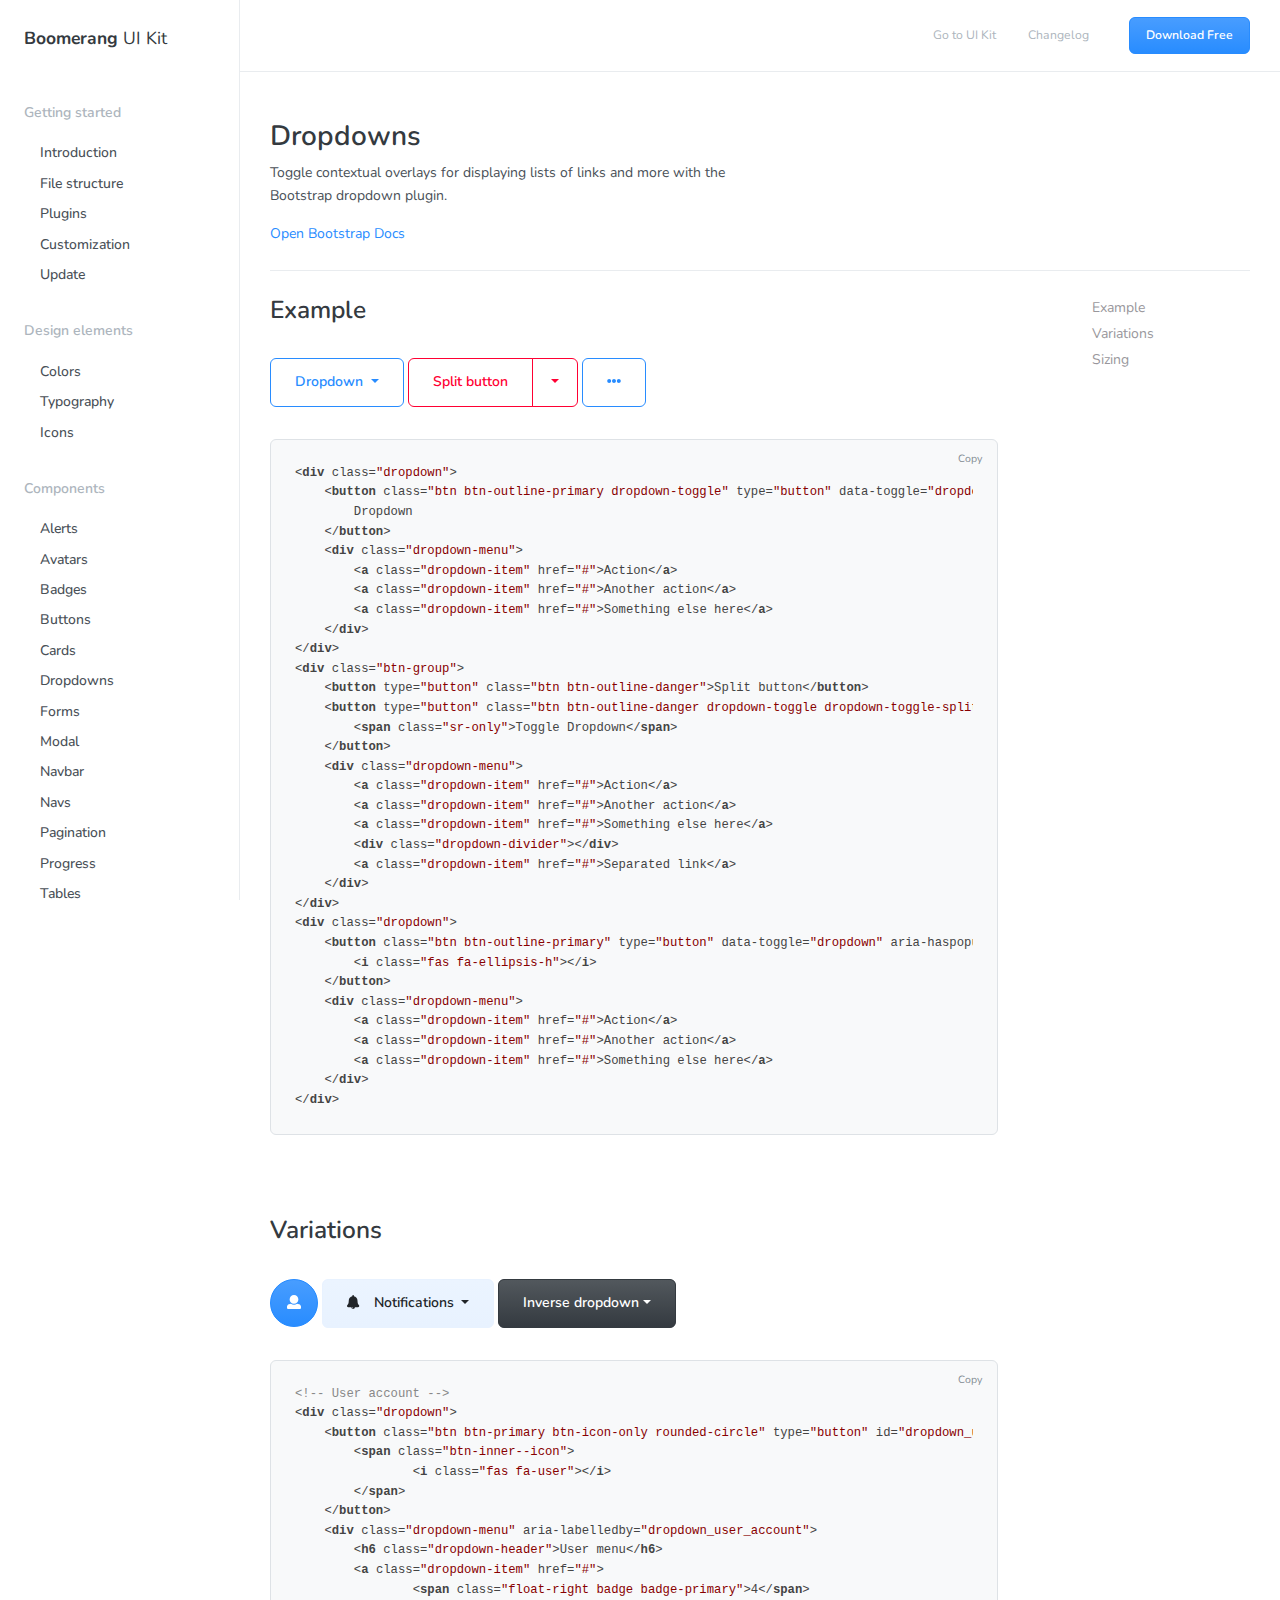
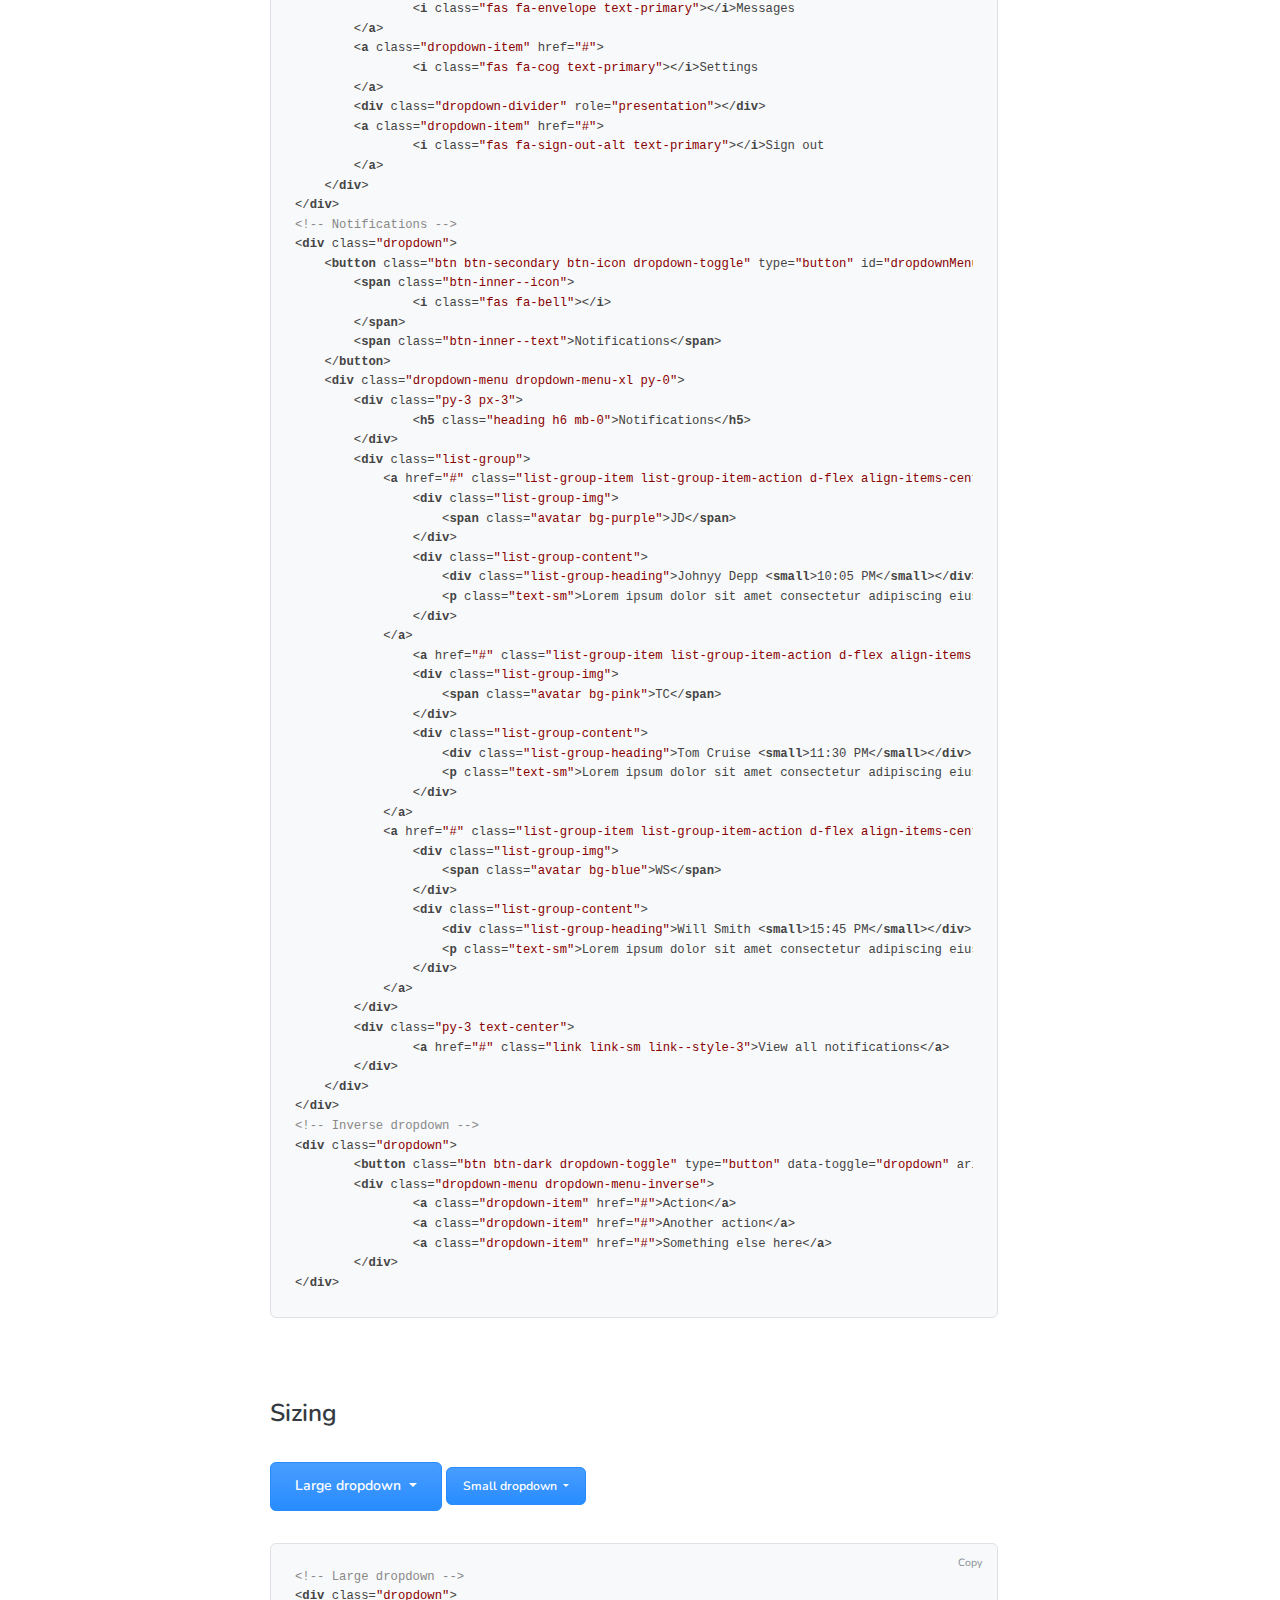
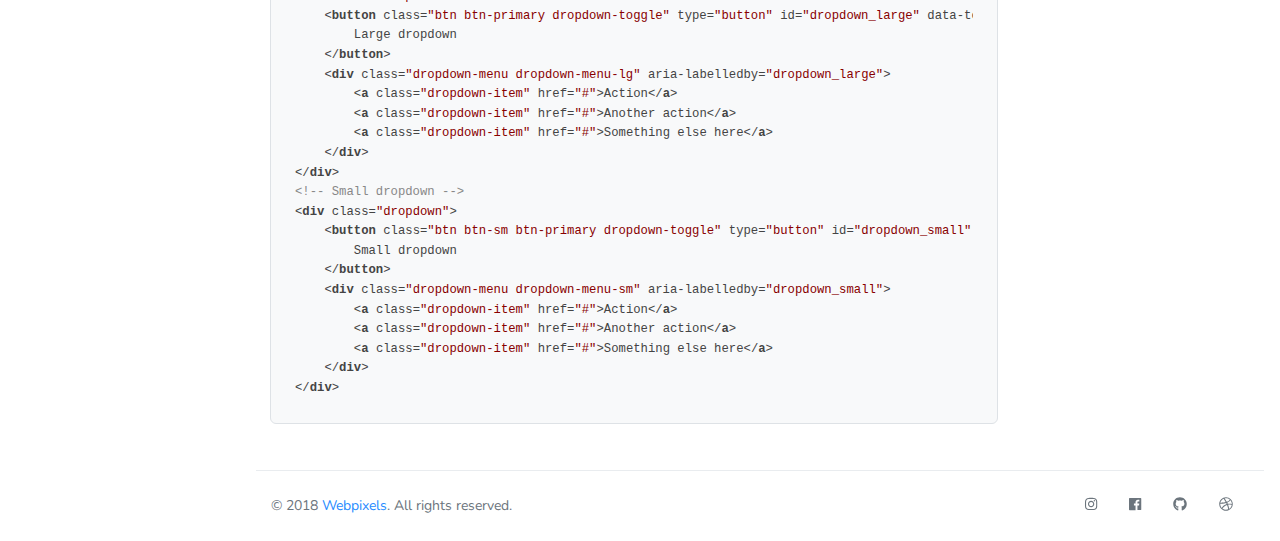
<file: docs/dropdowns.html>
<!DOCTYPE html>
<html>
  <head>
    <meta charset="utf-8">
    <meta name="viewport" content="width=device-width, initial-scale=1, shrink-to-fit=no">
    <meta name="description" content="Probably the most complete UI kit out there. Multiple functionalities and controls added,  extended color palette and beautiful typography, designed as its own extended version of Bootstrap at  the highest level of quality.                             ">
    <meta name="author" content="Webpixels">
    <title>Boomerang UI Kit - Free Bootstrap Framework by Webpixels</title>
    <!-- Fonts -->
    <link href="https://fonts.googleapis.com/css?family=Nunito:400,600,700,800|Roboto:400,500,700" rel="stylesheet">
    <!-- Plugins -->
    <link rel="stylesheet" href="../assets/vendor/animate/animate.min.css" type="text/css">
    <!-- Theme CSS -->
    <link type="text/css" href="../assets/css/theme.css" rel="stylesheet">
    <!-- Demo CSS - No need to use these in your project -->
    <link rel="stylesheet" href="../assets/vendor/jquery-scrollbar/css/jquery-scrollbar.css">
    <link type="text/css" href="../assets/vendor/highlight/css/highlight.min.css" rel="stylesheet">
    <link type="text/css" href="../assets/css/demo.css" rel="stylesheet">
  </head>
  <body>
    <main class="main">
      <aside class="sidebar" id="nav_docs">
        <div class="sidebar-brand">
          <h1 class="font-weight-400"><a href="../"><span class="font-weight-700">Boomerang</span> UI Kit</a></h1>
        </div>
        <div class="scrollbar-inner">
          <ul class="navigation pr-3">
            <li class="navigation-title">Getting started</li>
            <li class="navigation-item">
              <a href="introduction.html" class="navigation-link">Introduction</a>
            </li>
            <li class="navigation-item">
              <a href="file-structure.html" class="navigation-link">File structure</a>
            </li>
            <li class="navigation-item">
              <a href="plugins.html" class="navigation-link">Plugins</a>
            </li>
            <li class="navigation-item">
              <a href="customization.html" class="navigation-link">Customization</a>
            </li>
            <li class="navigation-item">
              <a href="update.html" class="navigation-link">Update</a>
            </li>
            <li class="navigation-title">Design elements</li>
            <li class="navigation-item">
              <a href="colors.html" class="navigation-link">Colors</a>
            </li>
            <li class="navigation-item">
              <a href="typography.html" class="navigation-link">Typography</a>
            </li>
            <li class="navigation-item">
              <a href="icons.html" class="navigation-link">Icons</a>
            </li>
            <li class="navigation-title">Components</li>
            <li class="navigation-item">
              <a href="alerts.html" class="navigation-link">Alerts</a>
            </li>
            <li class="navigation-item">
              <a href="avatars.html" class="navigation-link">Avatars</a>
            </li>
            <li class="navigation-item">
              <a href="badges.html" class="navigation-link">Badges</a>
            </li>
            <li class="navigation-item">
              <a href="buttons.html" class="navigation-link">Buttons</a>
            </li>
            <li class="navigation-item">
              <a href="cards.html" class="navigation-link">Cards</a>
            </li>
            <li class="navigation-item">
              <a href="dropdowns.html" class="navigation-link">Dropdowns</a>
            </li>
            <li class="navigation-item">
              <a href="forms.html" class="navigation-link">Forms</a>
            </li>
            <li class="navigation-item">
              <a href="modal.html" class="navigation-link">Modal</a>
            </li>
            <li class="navigation-item">
              <a href="navbar.html" class="navigation-link">Navbar</a>
            </li>
            <li class="navigation-item">
              <a href="navs.html" class="navigation-link">Navs</a>
            </li>
            <li class="navigation-item">
              <a href="pagination.html" class="navigation-link">Pagination</a>
            </li>
            <li class="navigation-item">
              <a href="progress.html" class="navigation-link">Progress</a>
            </li>
            <li class="navigation-item">
              <a href="tables.html" class="navigation-link">Tables</a>
            </li>
            <li class="navigation-item">
              <a href="tooltips.html" class="navigation-link">Tooltips</a>
            </li>
          </ul>
        </div>
      </aside>
      <section class="content">
        <div class="header">
          <div class="navigation-trigger d-xl-none" data-action="aside-open" data-target=".sidebar">
            <div class="navigation-trigger-inner">
              <i class="navigation-trigger-line"></i>
              <i class="navigation-trigger-line"></i>
              <i class="navigation-trigger-line"></i>
            </div>
          </div>
          <div class="header-brand d-xl-none">
            <h1><a href="index.html">Boomerang UI Kit</a></h1>
          </div>
          <div class="header-nav ml-auto">
            <ul class="nav align-items-center">
              <li class="nav-item d-none d-md-inline-block">
                <a class="nav-link pl-0 active" href="../">Go to UI Kit</a>
              </li>
              <li class="nav-item d-none d-md-inline-block">
                <a class="nav-link" href="../docs/changelog.html">Changelog</a>
              </li>
              <li class="nav-item ml-4">
                <a href="https://github.com/webpixels/boomerang-ui-kit/archive/master.zip" class="btn btn-sm btn-primary">Download Free</a>
              </li>
            </ul>
          </div>
        </div>
        <div class="content-inner content-docs">
          <div class="container">
            <div class="pt-3 pb-4 mb-4 border-bottom">
              <div class="row">
                <div class="col-lg-6">
                  <h2 class="heading h2 font-weight-bold">Dropdowns</h2>
                  <p>Toggle contextual overlays for displaying lists of links and more with the Bootstrap dropdown plugin.</p>
                  <a href="http://getbootstrap.com/docs/4.0/components/dropdowns" target="_blank">Open Bootstrap Docs</a>
                </div>
              </div>
            </div>
            <div class="row">
              <div class="col-lg-9">
                <h3 id="example">Example</h3>
                <div class="code-example">
                  <div class="dropdown">
                    <button class="btn btn-outline-primary dropdown-toggle" type="button" data-toggle="dropdown" aria-haspopup="true" aria-expanded="false">
                      Dropdown
                    </button>
                    <div class="dropdown-menu">
                      <a class="dropdown-item" href="#">Action</a>
                      <a class="dropdown-item" href="#">Another action</a>
                      <a class="dropdown-item" href="#">Something else here</a>
                    </div>
                  </div>
                  <div class="btn-group">
                    <button type="button" class="btn btn-outline-danger">Split button</button>
                    <button type="button" class="btn btn-outline-danger dropdown-toggle dropdown-toggle-split" data-toggle="dropdown" aria-haspopup="true" aria-expanded="false">
                      <span class="sr-only">Toggle Dropdown</span>
                    </button>
                    <div class="dropdown-menu">
                      <a class="dropdown-item" href="#">Action</a>
                      <a class="dropdown-item" href="#">Another action</a>
                      <a class="dropdown-item" href="#">Something else here</a>
                      <div class="dropdown-divider"></div>
                      <a class="dropdown-item" href="#">Separated link</a>
                    </div>
                  </div>
                  <div class="dropdown">
                    <button class="btn btn-outline-primary" type="button" data-toggle="dropdown" aria-haspopup="true" aria-expanded="false">
                      <i class="fas fa-ellipsis-h"></i>
                    </button>
                    <div class="dropdown-menu">
                      <a class="dropdown-item" href="#">Action</a>
                      <a class="dropdown-item" href="#">Another action</a>
                      <a class="dropdown-item" href="#">Something else here</a>
                    </div>
                  </div>
                </div>
                <div class="highlight">
                  <pre><code class="language-html" data-lang="html"><span class="nt">&lt;div</span> <span class="na">class=</span><span class="s">"dropdown"</span><span class="nt">&gt;</span>
    <span class="nt">&lt;button</span> <span class="na">class=</span><span class="s">"btn btn-outline-primary dropdown-toggle"</span> <span class="na">type=</span><span class="s">"button"</span> <span class="na">data-toggle=</span><span class="s">"dropdown"</span> <span class="na">aria-haspopup=</span><span class="s">"true"</span> <span class="na">aria-expanded=</span><span class="s">"false"</span><span class="nt">&gt;</span>
        Dropdown
    <span class="nt">&lt;/button&gt;</span>
    <span class="nt">&lt;div</span> <span class="na">class=</span><span class="s">"dropdown-menu"</span><span class="nt">&gt;</span>
        <span class="nt">&lt;a</span> <span class="na">class=</span><span class="s">"dropdown-item"</span> <span class="na">href=</span><span class="s">"#"</span><span class="nt">&gt;</span>Action<span class="nt">&lt;/a&gt;</span>
        <span class="nt">&lt;a</span> <span class="na">class=</span><span class="s">"dropdown-item"</span> <span class="na">href=</span><span class="s">"#"</span><span class="nt">&gt;</span>Another action<span class="nt">&lt;/a&gt;</span>
        <span class="nt">&lt;a</span> <span class="na">class=</span><span class="s">"dropdown-item"</span> <span class="na">href=</span><span class="s">"#"</span><span class="nt">&gt;</span>Something else here<span class="nt">&lt;/a&gt;</span>
    <span class="nt">&lt;/div&gt;</span>
<span class="nt">&lt;/div&gt;</span>
<span class="nt">&lt;div</span> <span class="na">class=</span><span class="s">"btn-group"</span><span class="nt">&gt;</span>
    <span class="nt">&lt;button</span> <span class="na">type=</span><span class="s">"button"</span> <span class="na">class=</span><span class="s">"btn btn-outline-danger"</span><span class="nt">&gt;</span>Split button<span class="nt">&lt;/button&gt;</span>
    <span class="nt">&lt;button</span> <span class="na">type=</span><span class="s">"button"</span> <span class="na">class=</span><span class="s">"btn btn-outline-danger dropdown-toggle dropdown-toggle-split"</span> <span class="na">data-toggle=</span><span class="s">"dropdown"</span> <span class="na">aria-haspopup=</span><span class="s">"true"</span> <span class="na">aria-expanded=</span><span class="s">"false"</span><span class="nt">&gt;</span>
        <span class="nt">&lt;span</span> <span class="na">class=</span><span class="s">"sr-only"</span><span class="nt">&gt;</span>Toggle Dropdown<span class="nt">&lt;/span&gt;</span>
    <span class="nt">&lt;/button&gt;</span>
    <span class="nt">&lt;div</span> <span class="na">class=</span><span class="s">"dropdown-menu"</span><span class="nt">&gt;</span>
        <span class="nt">&lt;a</span> <span class="na">class=</span><span class="s">"dropdown-item"</span> <span class="na">href=</span><span class="s">"#"</span><span class="nt">&gt;</span>Action<span class="nt">&lt;/a&gt;</span>
        <span class="nt">&lt;a</span> <span class="na">class=</span><span class="s">"dropdown-item"</span> <span class="na">href=</span><span class="s">"#"</span><span class="nt">&gt;</span>Another action<span class="nt">&lt;/a&gt;</span>
        <span class="nt">&lt;a</span> <span class="na">class=</span><span class="s">"dropdown-item"</span> <span class="na">href=</span><span class="s">"#"</span><span class="nt">&gt;</span>Something else here<span class="nt">&lt;/a&gt;</span>
        <span class="nt">&lt;div</span> <span class="na">class=</span><span class="s">"dropdown-divider"</span><span class="nt">&gt;&lt;/div&gt;</span>
        <span class="nt">&lt;a</span> <span class="na">class=</span><span class="s">"dropdown-item"</span> <span class="na">href=</span><span class="s">"#"</span><span class="nt">&gt;</span>Separated link<span class="nt">&lt;/a&gt;</span>
    <span class="nt">&lt;/div&gt;</span>
<span class="nt">&lt;/div&gt;</span>
<span class="nt">&lt;div</span> <span class="na">class=</span><span class="s">"dropdown"</span><span class="nt">&gt;</span>
    <span class="nt">&lt;button</span> <span class="na">class=</span><span class="s">"btn btn-outline-primary"</span> <span class="na">type=</span><span class="s">"button"</span> <span class="na">data-toggle=</span><span class="s">"dropdown"</span> <span class="na">aria-haspopup=</span><span class="s">"true"</span> <span class="na">aria-expanded=</span><span class="s">"false"</span><span class="nt">&gt;</span>
        <span class="nt">&lt;i</span> <span class="na">class=</span><span class="s">"fas fa-ellipsis-h"</span><span class="nt">&gt;&lt;/i&gt;</span>
    <span class="nt">&lt;/button&gt;</span>
    <span class="nt">&lt;div</span> <span class="na">class=</span><span class="s">"dropdown-menu"</span><span class="nt">&gt;</span>
        <span class="nt">&lt;a</span> <span class="na">class=</span><span class="s">"dropdown-item"</span> <span class="na">href=</span><span class="s">"#"</span><span class="nt">&gt;</span>Action<span class="nt">&lt;/a&gt;</span>
        <span class="nt">&lt;a</span> <span class="na">class=</span><span class="s">"dropdown-item"</span> <span class="na">href=</span><span class="s">"#"</span><span class="nt">&gt;</span>Another action<span class="nt">&lt;/a&gt;</span>
        <span class="nt">&lt;a</span> <span class="na">class=</span><span class="s">"dropdown-item"</span> <span class="na">href=</span><span class="s">"#"</span><span class="nt">&gt;</span>Something else here<span class="nt">&lt;/a&gt;</span>
    <span class="nt">&lt;/div&gt;</span>
<span class="nt">&lt;/div&gt;</span></code></pre>
                </div>
                <h3 id="variations">Variations</h3>
                <div class="code-example">
                  <!-- User account -->
                  <div class="dropdown">
                    <button class="btn btn-primary btn-icon-only rounded-circle" type="button" id="dropdown_user_account" data-toggle="dropdown" aria-haspopup="true" aria-expanded="false">
                      <span class="btn-inner--icon">
                        <i class="fas fa-user"></i>
                      </span>
                    </button>
                    <div class="dropdown-menu" aria-labelledby="dropdown_user_account">
                      <h6 class="dropdown-header">User menu</h6>
                      <a class="dropdown-item" href="#">
                        <span class="float-right badge badge-primary">4</span>
                        <i class="fas fa-envelope text-primary"></i>Messages
                      </a>
                      <a class="dropdown-item" href="#">
                        <i class="fas fa-cog text-primary"></i>Settings
                      </a>
                      <div class="dropdown-divider" role="presentation"></div>
                      <a class="dropdown-item" href="#">
                        <i class="fas fa-sign-out-alt text-primary"></i>Sign out
                      </a>
                    </div>
                  </div>
                  <!-- Notifications -->
                  <div class="dropdown">
                    <button class="btn btn-secondary btn-icon dropdown-toggle" type="button" id="dropdownMenuButton" data-toggle="dropdown" aria-haspopup="true" aria-expanded="false">
                      <span class="btn-inner--icon">
                        <i class="fas fa-bell"></i>
                      </span>
                      <span class="btn-inner--text">Notifications</span>
                    </button>
                    <div class="dropdown-menu dropdown-menu-xl py-0">
                      <div class="py-3 px-3">
                        <h5 class="heading h6 mb-0">Notifications</h5>
                      </div>
                      <div class="list-group">
                        <a href="#" class="list-group-item list-group-item-action d-flex align-items-center">
                          <div class="list-group-img">
                            <span class="avatar bg-purple">JD</span>
                          </div>
                          <div class="list-group-content">
                            <div class="list-group-heading">Johnyy Depp <small>10:05 PM</small></div>
                            <p class="text-sm">Lorem ipsum dolor sit amet consectetur adipiscing eiusmod tempor</p>
                          </div>
                        </a>
                        <a href="#" class="list-group-item list-group-item-action d-flex align-items-center">
                          <div class="list-group-img">
                            <span class="avatar bg-pink">TC</span>
                          </div>
                          <div class="list-group-content">
                            <div class="list-group-heading">Tom Cruise <small>11:30 PM</small></div>
                            <p class="text-sm">Lorem ipsum dolor sit amet consectetur adipiscing eiusmod tempor</p>
                          </div>
                        </a>
                        <a href="#" class="list-group-item list-group-item-action d-flex align-items-center">
                          <div class="list-group-img">
                            <span class="avatar bg-blue">WS</span>
                          </div>
                          <div class="list-group-content">
                            <div class="list-group-heading">Will Smith <small>15:45 PM</small></div>
                            <p class="text-sm">Lorem ipsum dolor sit amet consectetur adipiscing eiusmod tempor</p>
                          </div>
                        </a>
                      </div>
                      <div class="py-3 text-center">
                        <a href="#" class="link link-sm link--style-3">View all notifications</a>
                      </div>
                    </div>
                  </div>
                  <!-- Inverse dropdown -->
                  <div class="dropdown">
                    <button class="btn btn-dark dropdown-toggle" type="button" data-toggle="dropdown" aria-haspopup="true" aria-expanded="false">Inverse dropdown</button>
                    <div class="dropdown-menu dropdown-menu-inverse">
                      <a class="dropdown-item" href="#">Action</a>
                      <a class="dropdown-item" href="#">Another action</a>
                      <a class="dropdown-item" href="#">Something else here</a>
                    </div>
                  </div>
                </div>
                <div class="highlight">
                  <pre><code class="language-html" data-lang="html"><span class="c">&lt;!-- User account --&gt;</span>
<span class="nt">&lt;div</span> <span class="na">class=</span><span class="s">"dropdown"</span><span class="nt">&gt;</span>
    <span class="nt">&lt;button</span> <span class="na">class=</span><span class="s">"btn btn-primary btn-icon-only rounded-circle"</span> <span class="na">type=</span><span class="s">"button"</span> <span class="na">id=</span><span class="s">"dropdown_user_account"</span> <span class="na">data-toggle=</span><span class="s">"dropdown"</span> <span class="na">aria-haspopup=</span><span class="s">"true"</span> <span class="na">aria-expanded=</span><span class="s">"false"</span><span class="nt">&gt;</span>
        <span class="nt">&lt;span</span> <span class="na">class=</span><span class="s">"btn-inner--icon"</span><span class="nt">&gt;</span>
        	<span class="nt">&lt;i</span> <span class="na">class=</span><span class="s">"fas fa-user"</span><span class="nt">&gt;&lt;/i&gt;</span>
        <span class="nt">&lt;/span&gt;</span> 
    <span class="nt">&lt;/button&gt;</span>
    <span class="nt">&lt;div</span> <span class="na">class=</span><span class="s">"dropdown-menu"</span> <span class="na">aria-labelledby=</span><span class="s">"dropdown_user_account"</span><span class="nt">&gt;</span>
    	<span class="nt">&lt;h6</span> <span class="na">class=</span><span class="s">"dropdown-header"</span><span class="nt">&gt;</span>User menu<span class="nt">&lt;/h6&gt;</span>
    	<span class="nt">&lt;a</span> <span class="na">class=</span><span class="s">"dropdown-item"</span> <span class="na">href=</span><span class="s">"#"</span><span class="nt">&gt;</span>
    		<span class="nt">&lt;span</span> <span class="na">class=</span><span class="s">"float-right badge badge-primary"</span><span class="nt">&gt;</span>4<span class="nt">&lt;/span&gt;</span>
    		<span class="nt">&lt;i</span> <span class="na">class=</span><span class="s">"fas fa-envelope text-primary"</span><span class="nt">&gt;&lt;/i&gt;</span>Messages
    	<span class="nt">&lt;/a&gt;</span>
    	<span class="nt">&lt;a</span> <span class="na">class=</span><span class="s">"dropdown-item"</span> <span class="na">href=</span><span class="s">"#"</span><span class="nt">&gt;</span>
    		<span class="nt">&lt;i</span> <span class="na">class=</span><span class="s">"fas fa-cog text-primary"</span><span class="nt">&gt;&lt;/i&gt;</span>Settings
    	<span class="nt">&lt;/a&gt;</span>
    	<span class="nt">&lt;div</span> <span class="na">class=</span><span class="s">"dropdown-divider"</span> <span class="na">role=</span><span class="s">"presentation"</span><span class="nt">&gt;&lt;/div&gt;</span>
    	<span class="nt">&lt;a</span> <span class="na">class=</span><span class="s">"dropdown-item"</span> <span class="na">href=</span><span class="s">"#"</span><span class="nt">&gt;</span>
    		<span class="nt">&lt;i</span> <span class="na">class=</span><span class="s">"fas fa-sign-out-alt text-primary"</span><span class="nt">&gt;&lt;/i&gt;</span>Sign out
    	<span class="nt">&lt;/a&gt;</span>
    <span class="nt">&lt;/div&gt;</span>
<span class="nt">&lt;/div&gt;</span>
<span class="c">&lt;!-- Notifications --&gt;</span>
<span class="nt">&lt;div</span> <span class="na">class=</span><span class="s">"dropdown"</span><span class="nt">&gt;</span>
    <span class="nt">&lt;button</span> <span class="na">class=</span><span class="s">"btn btn-secondary btn-icon dropdown-toggle"</span> <span class="na">type=</span><span class="s">"button"</span> <span class="na">id=</span><span class="s">"dropdownMenuButton"</span> <span class="na">data-toggle=</span><span class="s">"dropdown"</span> <span class="na">aria-haspopup=</span><span class="s">"true"</span> <span class="na">aria-expanded=</span><span class="s">"false"</span><span class="nt">&gt;</span>
        <span class="nt">&lt;span</span> <span class="na">class=</span><span class="s">"btn-inner--icon"</span><span class="nt">&gt;</span>
        	<span class="nt">&lt;i</span> <span class="na">class=</span><span class="s">"fas fa-bell"</span><span class="nt">&gt;&lt;/i&gt;</span>
        <span class="nt">&lt;/span&gt;</span> 
        <span class="nt">&lt;span</span> <span class="na">class=</span><span class="s">"btn-inner--text"</span><span class="nt">&gt;</span>Notifications<span class="nt">&lt;/span&gt;</span>
    <span class="nt">&lt;/button&gt;</span>
    <span class="nt">&lt;div</span> <span class="na">class=</span><span class="s">"dropdown-menu dropdown-menu-xl py-0"</span><span class="nt">&gt;</span>
        <span class="nt">&lt;div</span> <span class="na">class=</span><span class="s">"py-3 px-3"</span><span class="nt">&gt;</span>
        	<span class="nt">&lt;h5</span> <span class="na">class=</span><span class="s">"heading h6 mb-0"</span><span class="nt">&gt;</span>Notifications<span class="nt">&lt;/h5&gt;</span>
        <span class="nt">&lt;/div&gt;</span>
        <span class="nt">&lt;div</span> <span class="na">class=</span><span class="s">"list-group"</span><span class="nt">&gt;</span>
            <span class="nt">&lt;a</span> <span class="na">href=</span><span class="s">"#"</span> <span class="na">class=</span><span class="s">"list-group-item list-group-item-action d-flex align-items-center"</span><span class="nt">&gt;</span>
                <span class="nt">&lt;div</span> <span class="na">class=</span><span class="s">"list-group-img"</span><span class="nt">&gt;</span>
                    <span class="nt">&lt;span</span> <span class="na">class=</span><span class="s">"avatar bg-purple"</span><span class="nt">&gt;</span>JD<span class="nt">&lt;/span&gt;</span>
                <span class="nt">&lt;/div&gt;</span>
                <span class="nt">&lt;div</span> <span class="na">class=</span><span class="s">"list-group-content"</span><span class="nt">&gt;</span>
                    <span class="nt">&lt;div</span> <span class="na">class=</span><span class="s">"list-group-heading"</span><span class="nt">&gt;</span>Johnyy Depp <span class="nt">&lt;small&gt;</span>10:05 PM<span class="nt">&lt;/small&gt;&lt;/div&gt;</span>
                    <span class="nt">&lt;p</span> <span class="na">class=</span><span class="s">"text-sm"</span><span class="nt">&gt;</span>Lorem ipsum dolor sit amet consectetur adipiscing eiusmod tempor<span class="nt">&lt;/p&gt;</span>
                <span class="nt">&lt;/div&gt;</span>
            <span class="nt">&lt;/a&gt;</span>
        	<span class="nt">&lt;a</span> <span class="na">href=</span><span class="s">"#"</span> <span class="na">class=</span><span class="s">"list-group-item list-group-item-action d-flex align-items-center"</span><span class="nt">&gt;</span>
                <span class="nt">&lt;div</span> <span class="na">class=</span><span class="s">"list-group-img"</span><span class="nt">&gt;</span>
                    <span class="nt">&lt;span</span> <span class="na">class=</span><span class="s">"avatar bg-pink"</span><span class="nt">&gt;</span>TC<span class="nt">&lt;/span&gt;</span>
                <span class="nt">&lt;/div&gt;</span>
                <span class="nt">&lt;div</span> <span class="na">class=</span><span class="s">"list-group-content"</span><span class="nt">&gt;</span>
                    <span class="nt">&lt;div</span> <span class="na">class=</span><span class="s">"list-group-heading"</span><span class="nt">&gt;</span>Tom Cruise <span class="nt">&lt;small&gt;</span>11:30 PM<span class="nt">&lt;/small&gt;&lt;/div&gt;</span>
                    <span class="nt">&lt;p</span> <span class="na">class=</span><span class="s">"text-sm"</span><span class="nt">&gt;</span>Lorem ipsum dolor sit amet consectetur adipiscing eiusmod tempor<span class="nt">&lt;/p&gt;</span>
                <span class="nt">&lt;/div&gt;</span>
            <span class="nt">&lt;/a&gt;</span>
            <span class="nt">&lt;a</span> <span class="na">href=</span><span class="s">"#"</span> <span class="na">class=</span><span class="s">"list-group-item list-group-item-action d-flex align-items-center"</span><span class="nt">&gt;</span>
                <span class="nt">&lt;div</span> <span class="na">class=</span><span class="s">"list-group-img"</span><span class="nt">&gt;</span>
                    <span class="nt">&lt;span</span> <span class="na">class=</span><span class="s">"avatar bg-blue"</span><span class="nt">&gt;</span>WS<span class="nt">&lt;/span&gt;</span>
                <span class="nt">&lt;/div&gt;</span>
                <span class="nt">&lt;div</span> <span class="na">class=</span><span class="s">"list-group-content"</span><span class="nt">&gt;</span>
                    <span class="nt">&lt;div</span> <span class="na">class=</span><span class="s">"list-group-heading"</span><span class="nt">&gt;</span>Will Smith <span class="nt">&lt;small&gt;</span>15:45 PM<span class="nt">&lt;/small&gt;&lt;/div&gt;</span>
                    <span class="nt">&lt;p</span> <span class="na">class=</span><span class="s">"text-sm"</span><span class="nt">&gt;</span>Lorem ipsum dolor sit amet consectetur adipiscing eiusmod tempor<span class="nt">&lt;/p&gt;</span>
                <span class="nt">&lt;/div&gt;</span>
            <span class="nt">&lt;/a&gt;</span>
        <span class="nt">&lt;/div&gt;</span>
        <span class="nt">&lt;div</span> <span class="na">class=</span><span class="s">"py-3 text-center"</span><span class="nt">&gt;</span>
        	<span class="nt">&lt;a</span> <span class="na">href=</span><span class="s">"#"</span> <span class="na">class=</span><span class="s">"link link-sm link--style-3"</span><span class="nt">&gt;</span>View all notifications<span class="nt">&lt;/a&gt;</span>
        <span class="nt">&lt;/div&gt;</span>
    <span class="nt">&lt;/div&gt;</span>
<span class="nt">&lt;/div&gt;</span>
<span class="c">&lt;!-- Inverse dropdown --&gt;</span>
<span class="nt">&lt;div</span> <span class="na">class=</span><span class="s">"dropdown"</span><span class="nt">&gt;</span>
	<span class="nt">&lt;button</span> <span class="na">class=</span><span class="s">"btn btn-dark dropdown-toggle"</span> <span class="na">type=</span><span class="s">"button"</span> <span class="na">data-toggle=</span><span class="s">"dropdown"</span> <span class="na">aria-haspopup=</span><span class="s">"true"</span> <span class="na">aria-expanded=</span><span class="s">"false"</span><span class="nt">&gt;</span>Inverse dropdown<span class="nt">&lt;/button&gt;</span>
	<span class="nt">&lt;div</span> <span class="na">class=</span><span class="s">"dropdown-menu dropdown-menu-inverse"</span><span class="nt">&gt;</span>
		<span class="nt">&lt;a</span> <span class="na">class=</span><span class="s">"dropdown-item"</span> <span class="na">href=</span><span class="s">"#"</span><span class="nt">&gt;</span>Action<span class="nt">&lt;/a&gt;</span>
		<span class="nt">&lt;a</span> <span class="na">class=</span><span class="s">"dropdown-item"</span> <span class="na">href=</span><span class="s">"#"</span><span class="nt">&gt;</span>Another action<span class="nt">&lt;/a&gt;</span>
		<span class="nt">&lt;a</span> <span class="na">class=</span><span class="s">"dropdown-item"</span> <span class="na">href=</span><span class="s">"#"</span><span class="nt">&gt;</span>Something else here<span class="nt">&lt;/a&gt;</span>
	<span class="nt">&lt;/div&gt;</span>
<span class="nt">&lt;/div&gt;</span></code></pre>
                </div>
                <h3 id="sizing">Sizing</h3>
                <div class="code-example">
                  <!-- Large dropdown -->
                  <div class="dropdown">
                    <button class="btn btn-primary dropdown-toggle" type="button" id="dropdown_large" data-toggle="dropdown" aria-haspopup="true" aria-expanded="false">
                      Large dropdown
                    </button>
                    <div class="dropdown-menu dropdown-menu-lg" aria-labelledby="dropdown_large">
                      <a class="dropdown-item" href="#">Action</a>
                      <a class="dropdown-item" href="#">Another action</a>
                      <a class="dropdown-item" href="#">Something else here</a>
                    </div>
                  </div>
                  <!-- Small dropdown -->
                  <div class="dropdown">
                    <button class="btn btn-sm btn-primary dropdown-toggle" type="button" id="dropdown_small" data-toggle="dropdown" aria-haspopup="true" aria-expanded="false">
                      Small dropdown
                    </button>
                    <div class="dropdown-menu dropdown-menu-sm" aria-labelledby="dropdown_small">
                      <a class="dropdown-item" href="#">Action</a>
                      <a class="dropdown-item" href="#">Another action</a>
                      <a class="dropdown-item" href="#">Something else here</a>
                    </div>
                  </div>
                </div>
                <div class="highlight">
                  <pre><code class="language-html" data-lang="html"><span class="c">&lt;!-- Large dropdown --&gt;</span>
<span class="nt">&lt;div</span> <span class="na">class=</span><span class="s">"dropdown"</span><span class="nt">&gt;</span>
    <span class="nt">&lt;button</span> <span class="na">class=</span><span class="s">"btn btn-primary dropdown-toggle"</span> <span class="na">type=</span><span class="s">"button"</span> <span class="na">id=</span><span class="s">"dropdown_large"</span> <span class="na">data-toggle=</span><span class="s">"dropdown"</span> <span class="na">aria-haspopup=</span><span class="s">"true"</span> <span class="na">aria-expanded=</span><span class="s">"false"</span><span class="nt">&gt;</span>
        Large dropdown
    <span class="nt">&lt;/button&gt;</span>
    <span class="nt">&lt;div</span> <span class="na">class=</span><span class="s">"dropdown-menu dropdown-menu-lg"</span> <span class="na">aria-labelledby=</span><span class="s">"dropdown_large"</span><span class="nt">&gt;</span>
        <span class="nt">&lt;a</span> <span class="na">class=</span><span class="s">"dropdown-item"</span> <span class="na">href=</span><span class="s">"#"</span><span class="nt">&gt;</span>Action<span class="nt">&lt;/a&gt;</span>
        <span class="nt">&lt;a</span> <span class="na">class=</span><span class="s">"dropdown-item"</span> <span class="na">href=</span><span class="s">"#"</span><span class="nt">&gt;</span>Another action<span class="nt">&lt;/a&gt;</span>
        <span class="nt">&lt;a</span> <span class="na">class=</span><span class="s">"dropdown-item"</span> <span class="na">href=</span><span class="s">"#"</span><span class="nt">&gt;</span>Something else here<span class="nt">&lt;/a&gt;</span>
    <span class="nt">&lt;/div&gt;</span>
<span class="nt">&lt;/div&gt;</span>
<span class="c">&lt;!-- Small dropdown --&gt;</span>
<span class="nt">&lt;div</span> <span class="na">class=</span><span class="s">"dropdown"</span><span class="nt">&gt;</span>
    <span class="nt">&lt;button</span> <span class="na">class=</span><span class="s">"btn btn-sm btn-primary dropdown-toggle"</span> <span class="na">type=</span><span class="s">"button"</span> <span class="na">id=</span><span class="s">"dropdown_small"</span> <span class="na">data-toggle=</span><span class="s">"dropdown"</span> <span class="na">aria-haspopup=</span><span class="s">"true"</span> <span class="na">aria-expanded=</span><span class="s">"false"</span><span class="nt">&gt;</span>
        Small dropdown
    <span class="nt">&lt;/button&gt;</span>
    <span class="nt">&lt;div</span> <span class="na">class=</span><span class="s">"dropdown-menu dropdown-menu-sm"</span> <span class="na">aria-labelledby=</span><span class="s">"dropdown_small"</span><span class="nt">&gt;</span>
        <span class="nt">&lt;a</span> <span class="na">class=</span><span class="s">"dropdown-item"</span> <span class="na">href=</span><span class="s">"#"</span><span class="nt">&gt;</span>Action<span class="nt">&lt;/a&gt;</span>
        <span class="nt">&lt;a</span> <span class="na">class=</span><span class="s">"dropdown-item"</span> <span class="na">href=</span><span class="s">"#"</span><span class="nt">&gt;</span>Another action<span class="nt">&lt;/a&gt;</span>
        <span class="nt">&lt;a</span> <span class="na">class=</span><span class="s">"dropdown-item"</span> <span class="na">href=</span><span class="s">"#"</span><span class="nt">&gt;</span>Something else here<span class="nt">&lt;/a&gt;</span>
    <span class="nt">&lt;/div&gt;</span>
<span class="nt">&lt;/div&gt;</span></code></pre>
                </div>
              </div>
              <div class="col-lg-3 d-none d-lg-inline-block">
                <div class="sidebar-sticky" data-stick-in-parent="true">
                  <ul class="section-nav">
                    <li class="toc-entry toc-h3"><a href="#example">Example</a></li>
                    <li class="toc-entry toc-h3"><a href="#variations">Variations</a></li>
                    <li class="toc-entry toc-h3"><a href="#sizing">Sizing</a></li>
                  </ul>
                </div>
              </div>
            </div>
          </div>
        </div>
        <footer class="px-3 footer bg-white">
          <div class="container ">
            <div class="row align-items-center py-3 border-top">
              <div class="col-lg-6 text-center text-lg-left mb-2 mb-lg-0">
                &copy; 2018 <a href="https://webpixels.io/" target="_blank">Webpixels</a>. All rights reserved.
              </div>
              <div class="col-lg-6 text-center text-lg-right">
                <ul class="nav justify-content-center justify-content-lg-end">
                  <li class="nav-item">
                    <a class="nav-link active" href="https://instagram.com/webpixelsofficial" target="_blank"><i class="fab fa-instagram"></i></a>
                  </li>
                  <li class="nav-item">
                    <a class="nav-link" href="https://facebook.com/webpixels" target="_blank"><i class="fab fa-facebook"></i></a>
                  </li>
                  <li class="nav-item">
                    <a class="nav-link" href="https://github.com/webpixels" target="_blank"><i class="fab fa-github"></i></a>
                  </li>
                  <li class="nav-item">
                    <a class="nav-link" href="https://dribbble.com/webpixels" target="_blank"><i class="fab fa-dribbble"></i></a>
                  </li>
                </ul>
              </div>
            </div>
          </div>
        </footer>
      </section>
    </main>
    <!-- Core -->
    <script src="../assets/vendor/jquery/jquery.min.js"></script>
    <script src="../assets/vendor/popper/popper.min.js"></script>
    <script src="../assets/js/bootstrap/bootstrap.min.js"></script>
    <!-- FontAwesome 5 -->
    <script src="../assets/vendor/fontawesome/js/fontawesome-all.min.js" defer></script>
    <!-- Scripts used only for this demo only - Remove these in your project -->
    <script src="../assets/vendor/jquery-scrollbar/js/jquery-scrollbar.min.js"></script>
    <script src="../assets/vendor/jquery-scrollLock/jquery-scrollLock.min.js"></script>
    <script src="../assets/vendor/sticky-kit/sticky-kit.min.js"></script>
    <script src="../assets/vendor/highlight/js/highlight.min.js"></script>
    <script src="../assets/vendor/clipboard-js/clipboard.min.js"></script>
    <script src="../assets/vendor/holderjs/holder.min.js"></script>
    <script src="../assets/js/demo.js"></script>
    <!-- Theme JS -->
    <script src="../assets/js/theme.js"></script>
  </body>
</html>
</file>
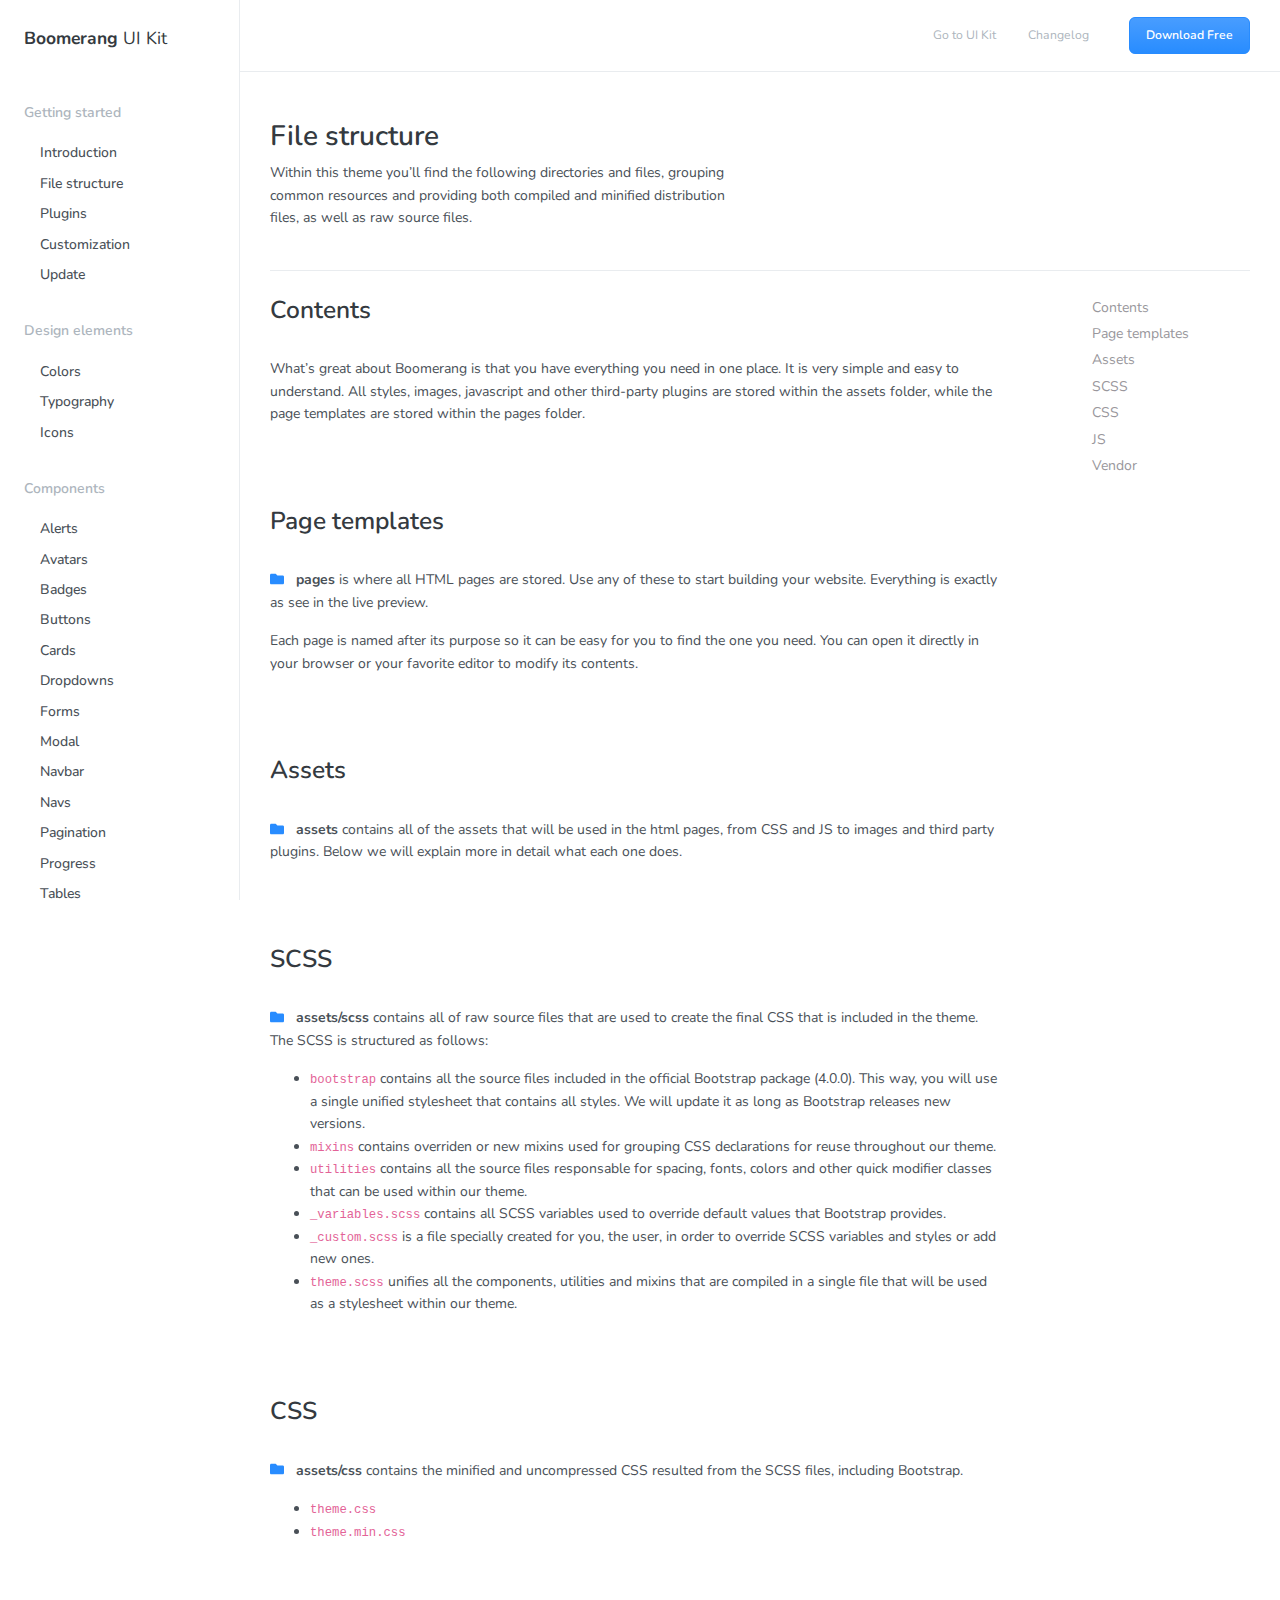
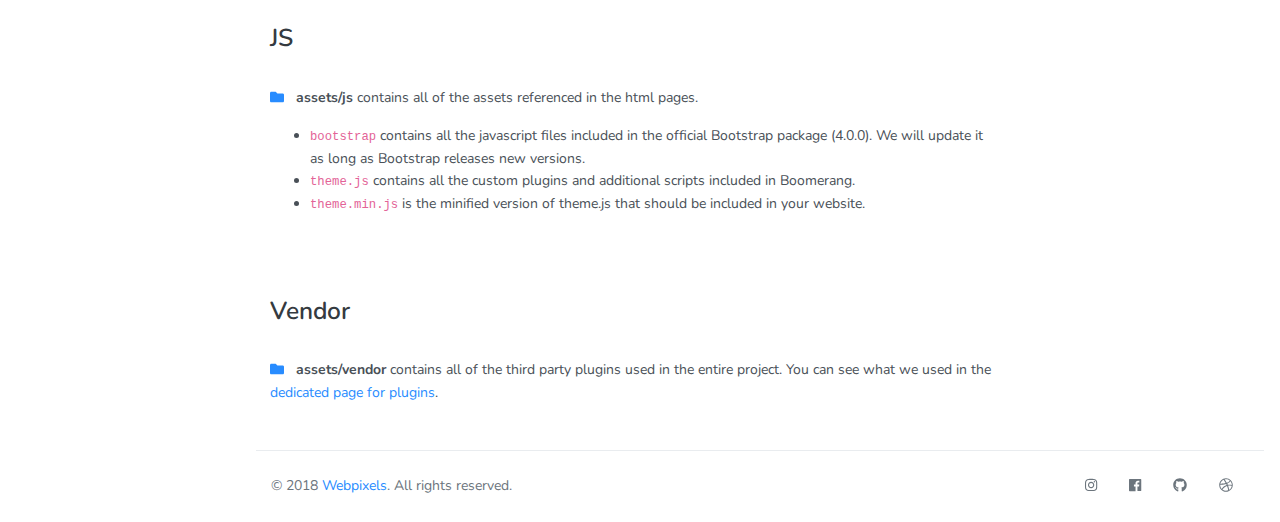
<file: docs/file-structure.html>
<!DOCTYPE html>
<html>
  <head>
    <meta charset="utf-8">
    <meta name="viewport" content="width=device-width, initial-scale=1, shrink-to-fit=no">
    <meta name="description" content="Probably the most complete UI kit out there. Multiple functionalities and controls added,  extended color palette and beautiful typography, designed as its own extended version of Bootstrap at  the highest level of quality.                             ">
    <meta name="author" content="Webpixels">
    <title>Boomerang UI Kit - Free Bootstrap Framework by Webpixels</title>
    <!-- Fonts -->
    <link href="https://fonts.googleapis.com/css?family=Nunito:400,600,700,800|Roboto:400,500,700" rel="stylesheet">
    <!-- Plugins -->
    <link rel="stylesheet" href="../assets/vendor/animate/animate.min.css" type="text/css">
    <!-- Theme CSS -->
    <link type="text/css" href="../assets/css/theme.css" rel="stylesheet">
    <!-- Demo CSS - No need to use these in your project -->
    <link rel="stylesheet" href="../assets/vendor/jquery-scrollbar/css/jquery-scrollbar.css">
    <link type="text/css" href="../assets/vendor/highlight/css/highlight.min.css" rel="stylesheet">
    <link type="text/css" href="../assets/css/demo.css" rel="stylesheet">
  </head>
  <body>
    <main class="main">
      <aside class="sidebar" id="nav_docs">
        <div class="sidebar-brand">
          <h1 class="font-weight-400"><a href="../"><span class="font-weight-700">Boomerang</span> UI Kit</a></h1>
        </div>
        <div class="scrollbar-inner">
          <ul class="navigation pr-3">
            <li class="navigation-title">Getting started</li>
            <li class="navigation-item">
              <a href="introduction.html" class="navigation-link">Introduction</a>
            </li>
            <li class="navigation-item">
              <a href="file-structure.html" class="navigation-link">File structure</a>
            </li>
            <li class="navigation-item">
              <a href="plugins.html" class="navigation-link">Plugins</a>
            </li>
            <li class="navigation-item">
              <a href="customization.html" class="navigation-link">Customization</a>
            </li>
            <li class="navigation-item">
              <a href="update.html" class="navigation-link">Update</a>
            </li>
            <li class="navigation-title">Design elements</li>
            <li class="navigation-item">
              <a href="colors.html" class="navigation-link">Colors</a>
            </li>
            <li class="navigation-item">
              <a href="typography.html" class="navigation-link">Typography</a>
            </li>
            <li class="navigation-item">
              <a href="icons.html" class="navigation-link">Icons</a>
            </li>
            <li class="navigation-title">Components</li>
            <li class="navigation-item">
              <a href="alerts.html" class="navigation-link">Alerts</a>
            </li>
            <li class="navigation-item">
              <a href="avatars.html" class="navigation-link">Avatars</a>
            </li>
            <li class="navigation-item">
              <a href="badges.html" class="navigation-link">Badges</a>
            </li>
            <li class="navigation-item">
              <a href="buttons.html" class="navigation-link">Buttons</a>
            </li>
            <li class="navigation-item">
              <a href="cards.html" class="navigation-link">Cards</a>
            </li>
            <li class="navigation-item">
              <a href="dropdowns.html" class="navigation-link">Dropdowns</a>
            </li>
            <li class="navigation-item">
              <a href="forms.html" class="navigation-link">Forms</a>
            </li>
            <li class="navigation-item">
              <a href="modal.html" class="navigation-link">Modal</a>
            </li>
            <li class="navigation-item">
              <a href="navbar.html" class="navigation-link">Navbar</a>
            </li>
            <li class="navigation-item">
              <a href="navs.html" class="navigation-link">Navs</a>
            </li>
            <li class="navigation-item">
              <a href="pagination.html" class="navigation-link">Pagination</a>
            </li>
            <li class="navigation-item">
              <a href="progress.html" class="navigation-link">Progress</a>
            </li>
            <li class="navigation-item">
              <a href="tables.html" class="navigation-link">Tables</a>
            </li>
            <li class="navigation-item">
              <a href="tooltips.html" class="navigation-link">Tooltips</a>
            </li>
          </ul>
        </div>
      </aside>
      <section class="content">
        <div class="header">
          <div class="navigation-trigger d-xl-none" data-action="aside-open" data-target=".sidebar">
            <div class="navigation-trigger-inner">
              <i class="navigation-trigger-line"></i>
              <i class="navigation-trigger-line"></i>
              <i class="navigation-trigger-line"></i>
            </div>
          </div>
          <div class="header-brand d-xl-none">
            <h1><a href="index.html">Boomerang UI Kit</a></h1>
          </div>
          <div class="header-nav ml-auto">
            <ul class="nav align-items-center">
              <li class="nav-item d-none d-md-inline-block">
                <a class="nav-link pl-0 active" href="../">Go to UI Kit</a>
              </li>
              <li class="nav-item d-none d-md-inline-block">
                <a class="nav-link" href="../docs/changelog.html">Changelog</a>
              </li>
              <li class="nav-item ml-4">
                <a href="https://github.com/webpixels/boomerang-ui-kit/archive/master.zip" class="btn btn-sm btn-primary">Download Free</a>
              </li>
            </ul>
          </div>
        </div>
        <div class="content-inner content-docs">
          <div class="container">
            <div class="pt-3 pb-4 mb-4 border-bottom">
              <div class="row">
                <div class="col-lg-6">
                  <h2 class="heading h2 font-weight-bold">File structure</h2>
                  <p>Within this theme you’ll find the following directories and files, grouping common resources and providing both compiled and minified distribution files, as well as raw source files.</p>
                </div>
              </div>
            </div>
            <div class="row">
              <div class="col-lg-9">
                <h3 id="contents">Contents</h3>
                <p>What’s great about Boomerang is that you have everything you need in one place. It is very simple and easy to understand. All styles, images, javascript and other third-party plugins are stored within the assets folder, while the page templates are stored within the pages folder.</p>
                <h3 id="page-templates">Page templates</h3>
                <p><i class="fas fa-folder text-primary mr-2"></i>
                  <strong>pages</strong> is where all HTML pages are stored. Use any of these to start building your website. Everything is exactly as see in the live preview.</p>
                <p>Each page is named after its purpose so it can be easy for you to find the one you need. You can open it directly in your browser or your favorite editor to modify its contents.</p>
                <h3 id="assets">Assets</h3>
                <p><i class="fas fa-folder text-primary mr-2"></i>
                  <strong>assets</strong> contains all of the assets that will be used in the html pages, from CSS and JS to images and third party plugins. Below we will explain more in detail what each one does.</p>
                <h3 id="scss">SCSS</h3>
                <p><i class="fas fa-folder text-primary mr-2"></i>
                  <strong>assets/scss</strong> contains all of raw source files that are used to create the final CSS that is included in the theme. The SCSS is structured as follows:</p>
                <ul>
                  <li><code>bootstrap</code> contains all the source files included in the official Bootstrap package (4.0.0). This way, you will use a single unified stylesheet that contains all styles. We will update it as long as Bootstrap releases new versions.</li>
                  <li><code>mixins</code> contains overriden or new mixins used for grouping CSS declarations for reuse throughout our theme.</li>
                  <li><code>utilities</code> contains all the source files responsable for spacing, fonts, colors and other quick modifier classes that can be used within our theme.</li>
                  <li><code>_variables.scss</code> contains all SCSS variables used to override default values that Bootstrap provides.</li>
                  <li><code>_custom.scss</code> is a file specially created for you, the user, in order to override SCSS variables and styles or add new ones.</li>
                  <li><code>theme.scss</code> unifies all the components, utilities and mixins that are compiled in a single file that will be used as a stylesheet within our theme.</li>
                </ul>
                <h3 id="css">CSS</h3>
                <p><i class="fas fa-folder text-primary mr-2"></i>
                  <strong>assets/css</strong> contains the minified and uncompressed CSS resulted from the SCSS files, including Bootstrap.</p>
                <ul>
                  <li><code>theme.css</code></li>
                  <li><code>theme.min.css</code></li>
                </ul>
                <h3 id="js">JS</h3>
                <p><i class="fas fa-folder text-primary mr-2"></i>
                  <strong>assets/js</strong> contains all of the assets referenced in the html pages.</p>
                <ul>
                  <li><code>bootstrap</code> contains all the javascript files included in the official Bootstrap package (4.0.0). We will update it as long as Bootstrap releases new versions.</li>
                  <li><code>theme.js</code> contains all the custom plugins and additional scripts included in Boomerang.</li>
                  <li><code>theme.min.js</code> is the minified version of theme.js that should be included in your website.</li>
                </ul>
                <h3 id="vendor">Vendor</h3>
                <p><i class="fas fa-folder text-primary mr-2"></i>
                  <strong>assets/vendor</strong> contains all of the third party plugins used in the entire project. You can see what we used in the <a href="plugins.html">dedicated page for plugins</a>.</p>
              </div>
              <div class="col-lg-3 d-none d-lg-inline-block">
                <div class="sidebar-sticky" data-stick-in-parent="true">
                  <ul class="section-nav">
                    <li class="toc-entry toc-h3"><a href="#contents">Contents</a></li>
                    <li class="toc-entry toc-h3"><a href="#page-templates">Page templates</a></li>
                    <li class="toc-entry toc-h3"><a href="#assets">Assets</a></li>
                    <li class="toc-entry toc-h3"><a href="#scss">SCSS</a></li>
                    <li class="toc-entry toc-h3"><a href="#css">CSS</a></li>
                    <li class="toc-entry toc-h3"><a href="#js">JS</a></li>
                    <li class="toc-entry toc-h3"><a href="#vendor">Vendor</a></li>
                  </ul>
                </div>
              </div>
            </div>
          </div>
        </div>
        <footer class="px-3 footer bg-white">
          <div class="container ">
            <div class="row align-items-center py-3 border-top">
              <div class="col-lg-6 text-center text-lg-left mb-2 mb-lg-0">
                &copy; 2018 <a href="https://webpixels.io/" target="_blank">Webpixels</a>. All rights reserved.
              </div>
              <div class="col-lg-6 text-center text-lg-right">
                <ul class="nav justify-content-center justify-content-lg-end">
                  <li class="nav-item">
                    <a class="nav-link active" href="https://instagram.com/webpixelsofficial" target="_blank"><i class="fab fa-instagram"></i></a>
                  </li>
                  <li class="nav-item">
                    <a class="nav-link" href="https://facebook.com/webpixels" target="_blank"><i class="fab fa-facebook"></i></a>
                  </li>
                  <li class="nav-item">
                    <a class="nav-link" href="https://github.com/webpixels" target="_blank"><i class="fab fa-github"></i></a>
                  </li>
                  <li class="nav-item">
                    <a class="nav-link" href="https://dribbble.com/webpixels" target="_blank"><i class="fab fa-dribbble"></i></a>
                  </li>
                </ul>
              </div>
            </div>
          </div>
        </footer>
      </section>
    </main>
    <!-- Core -->
    <script src="../assets/vendor/jquery/jquery.min.js"></script>
    <script src="../assets/vendor/popper/popper.min.js"></script>
    <script src="../assets/js/bootstrap/bootstrap.min.js"></script>
    <!-- FontAwesome 5 -->
    <script src="../assets/vendor/fontawesome/js/fontawesome-all.min.js" defer></script>
    <!-- Scripts used only for this demo only - Remove these in your project -->
    <script src="../assets/vendor/jquery-scrollbar/js/jquery-scrollbar.min.js"></script>
    <script src="../assets/vendor/jquery-scrollLock/jquery-scrollLock.min.js"></script>
    <script src="../assets/vendor/sticky-kit/sticky-kit.min.js"></script>
    <script src="../assets/vendor/highlight/js/highlight.min.js"></script>
    <script src="../assets/vendor/clipboard-js/clipboard.min.js"></script>
    <script src="../assets/vendor/holderjs/holder.min.js"></script>
    <script src="../assets/js/demo.js"></script>
    <!-- Theme JS -->
    <script src="../assets/js/theme.js"></script>
  </body>
</html>
</file>
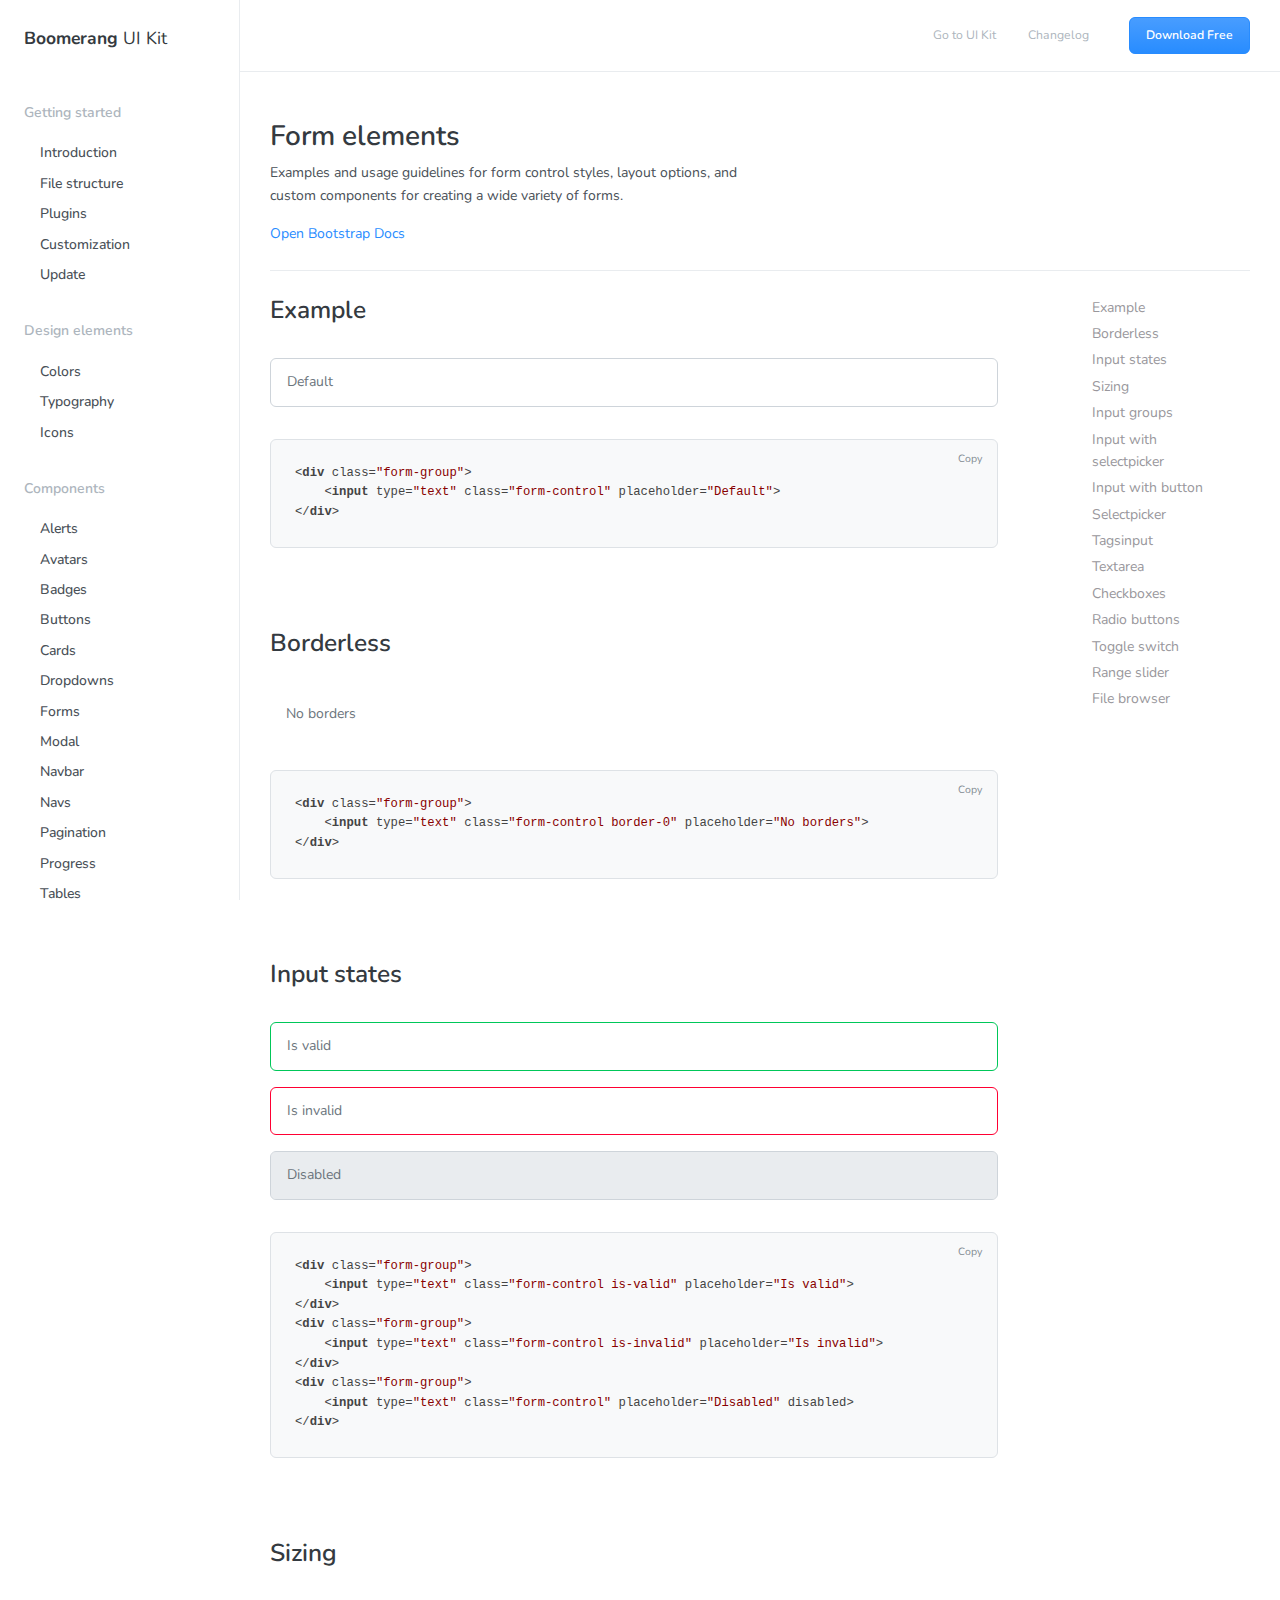
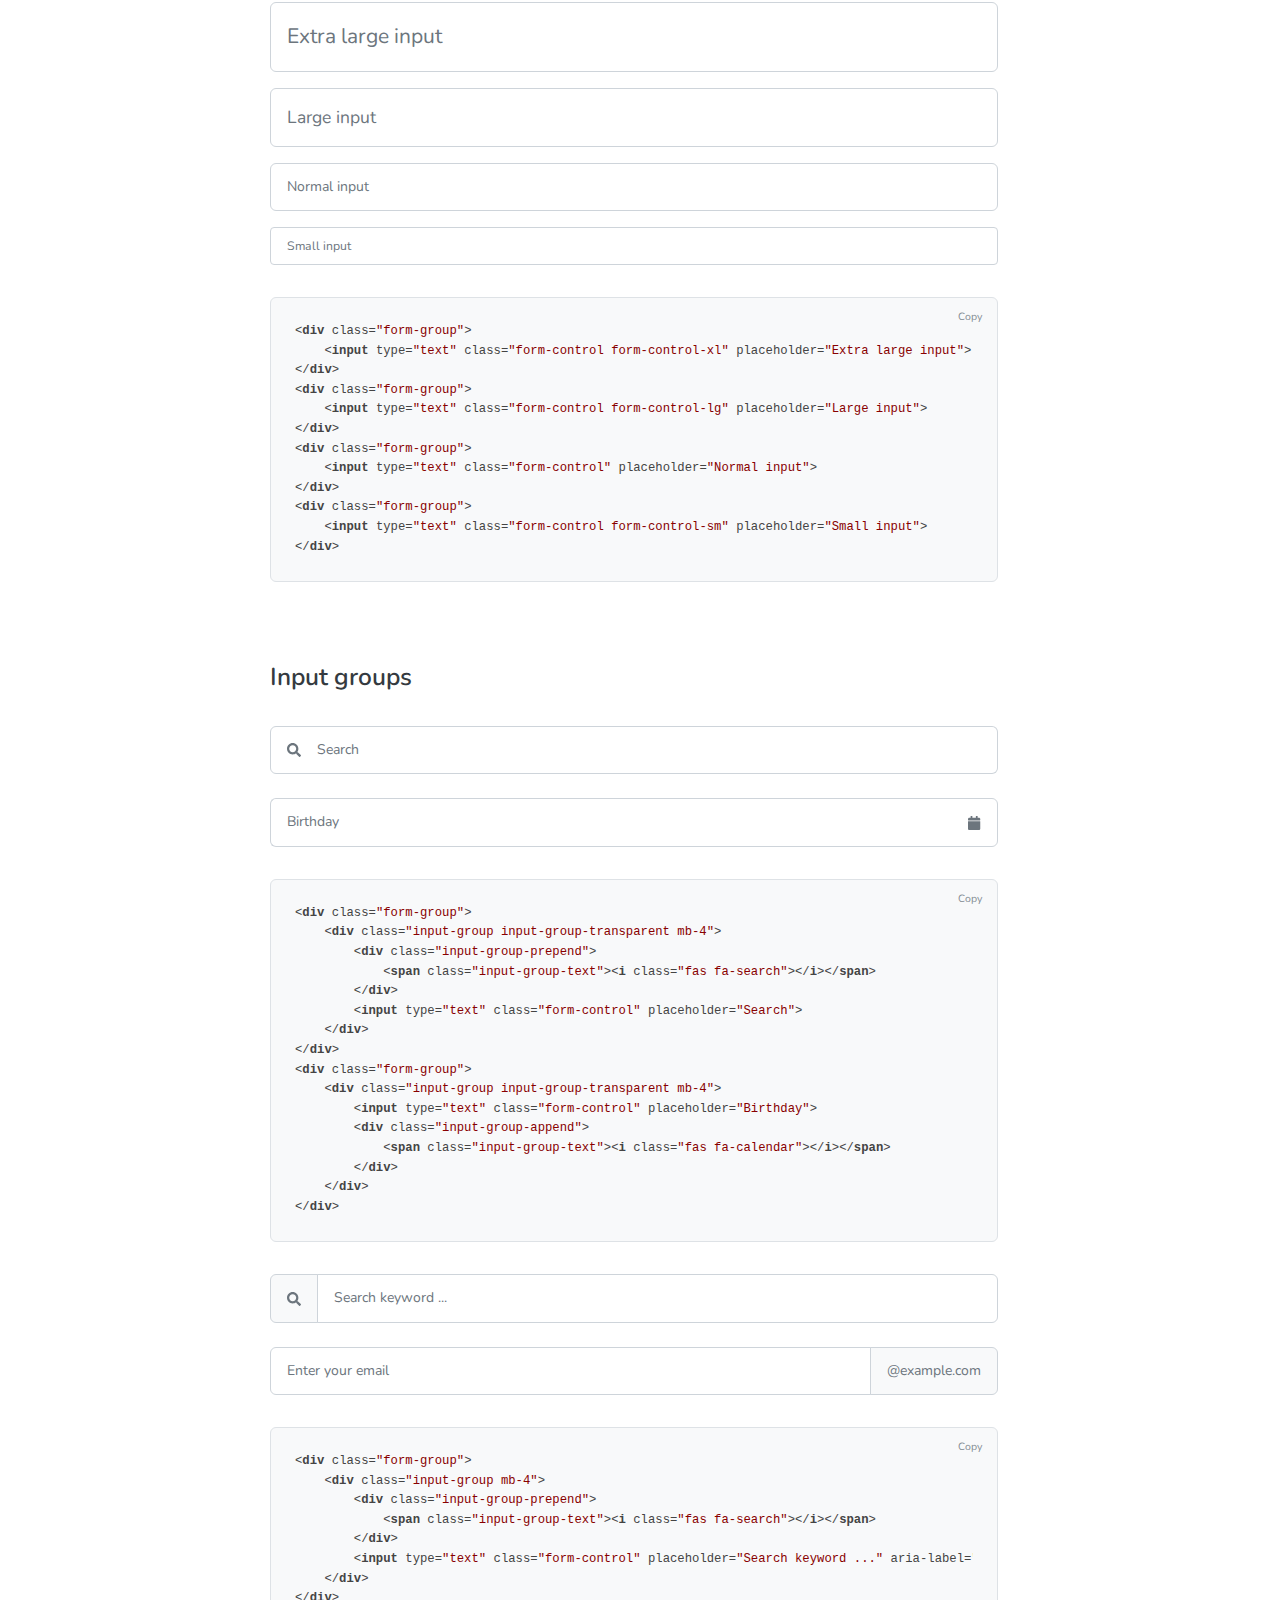
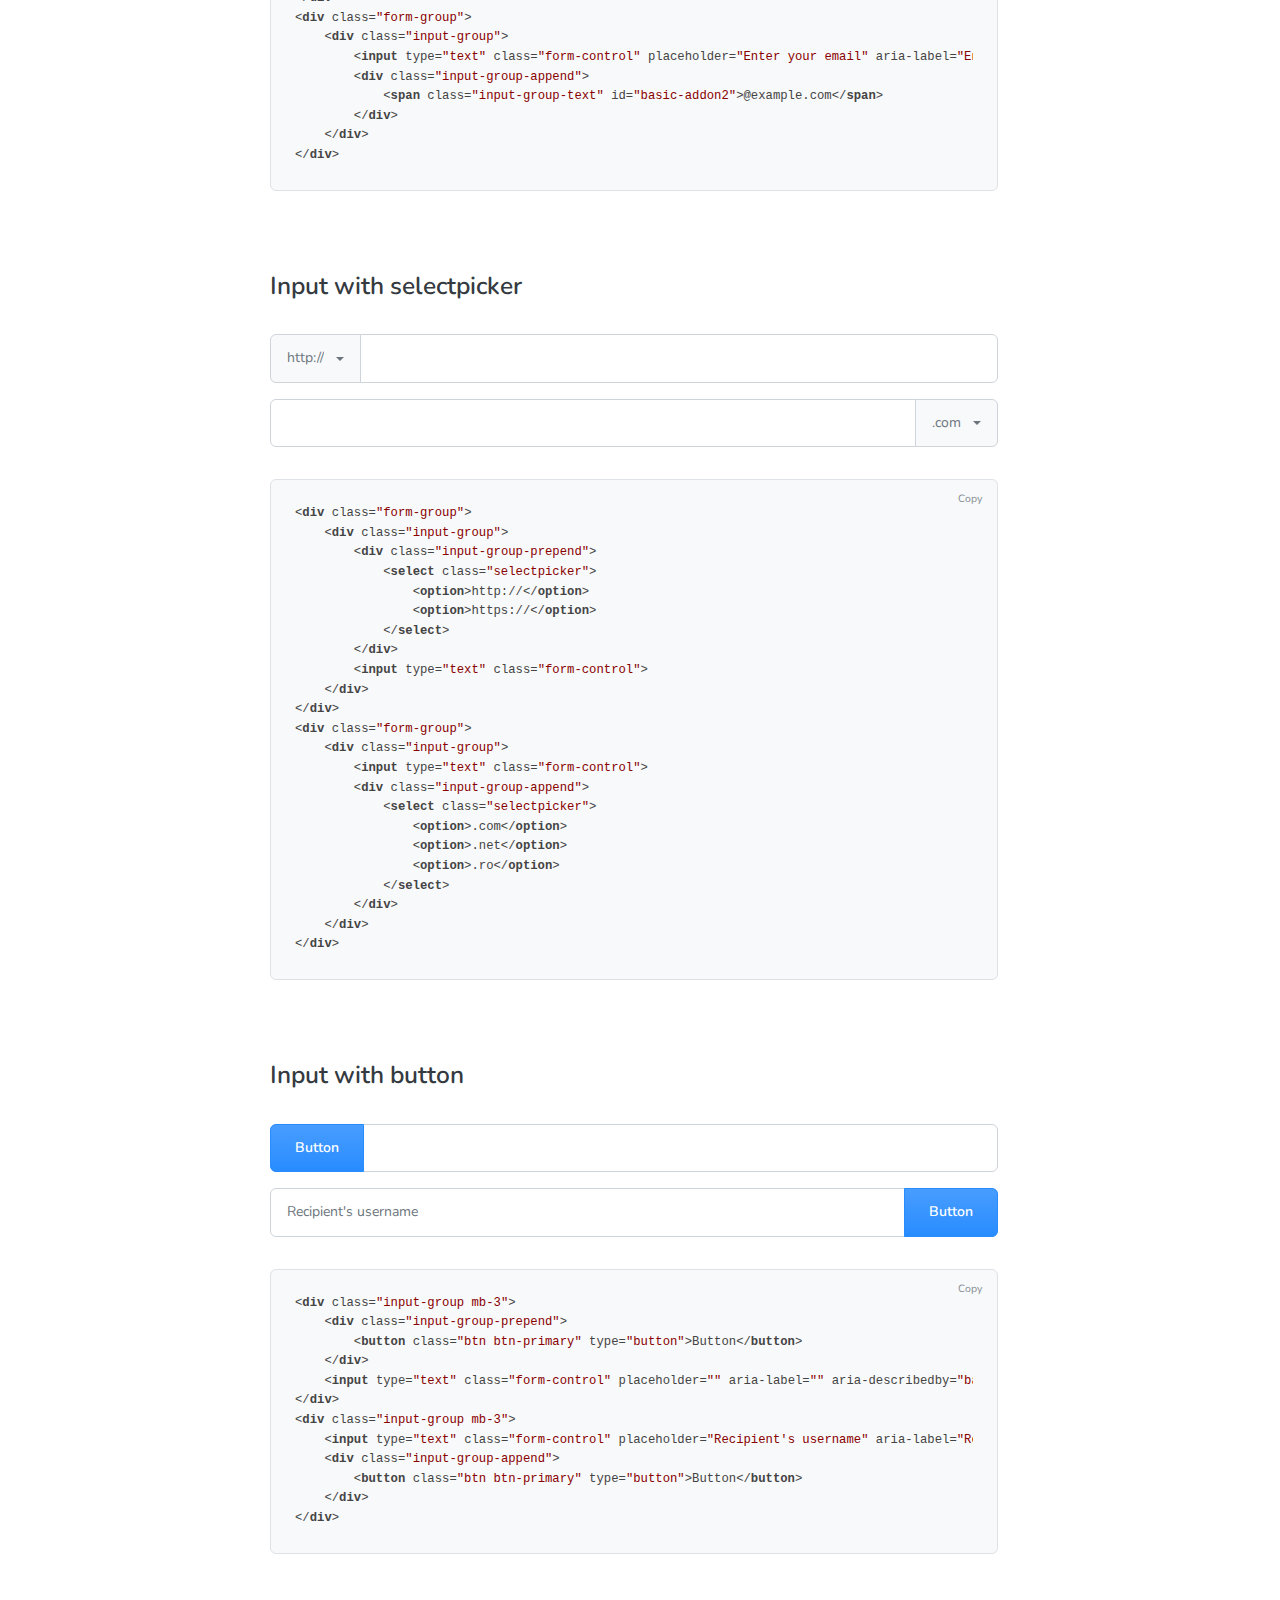
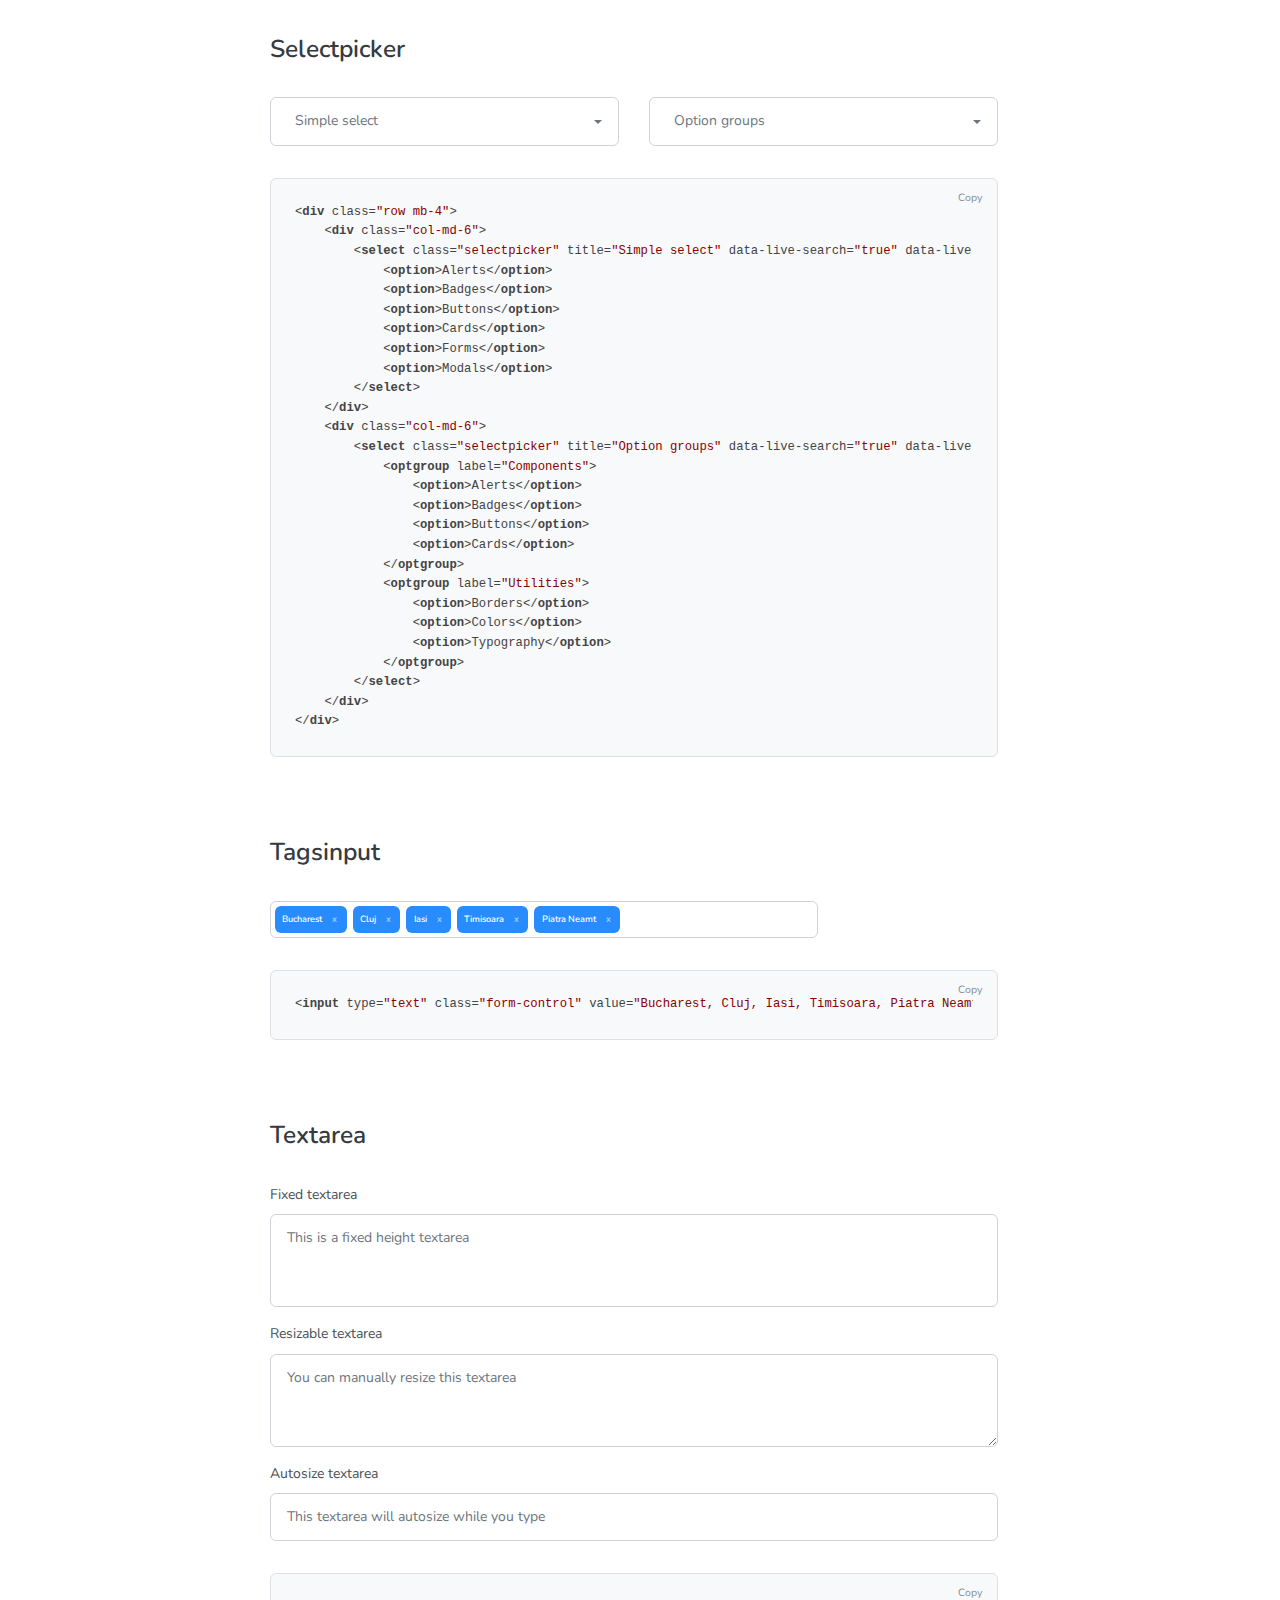
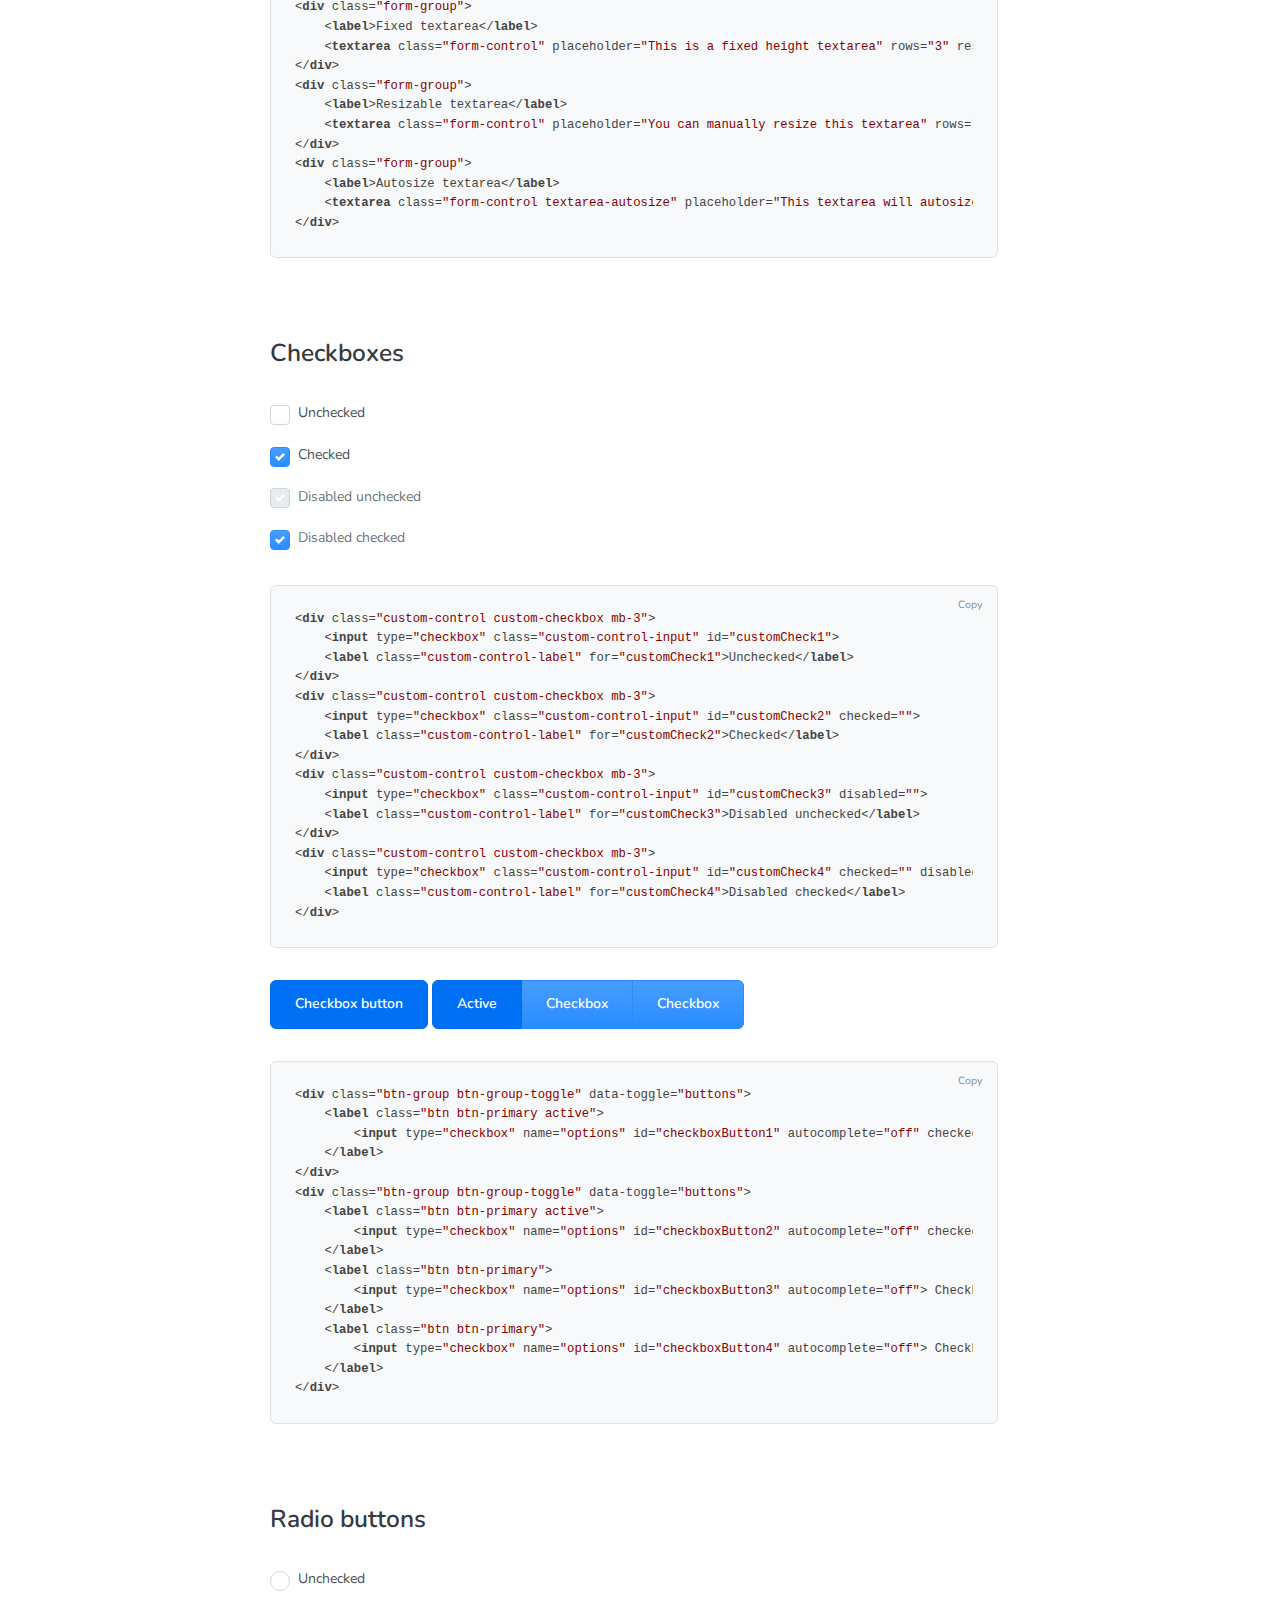
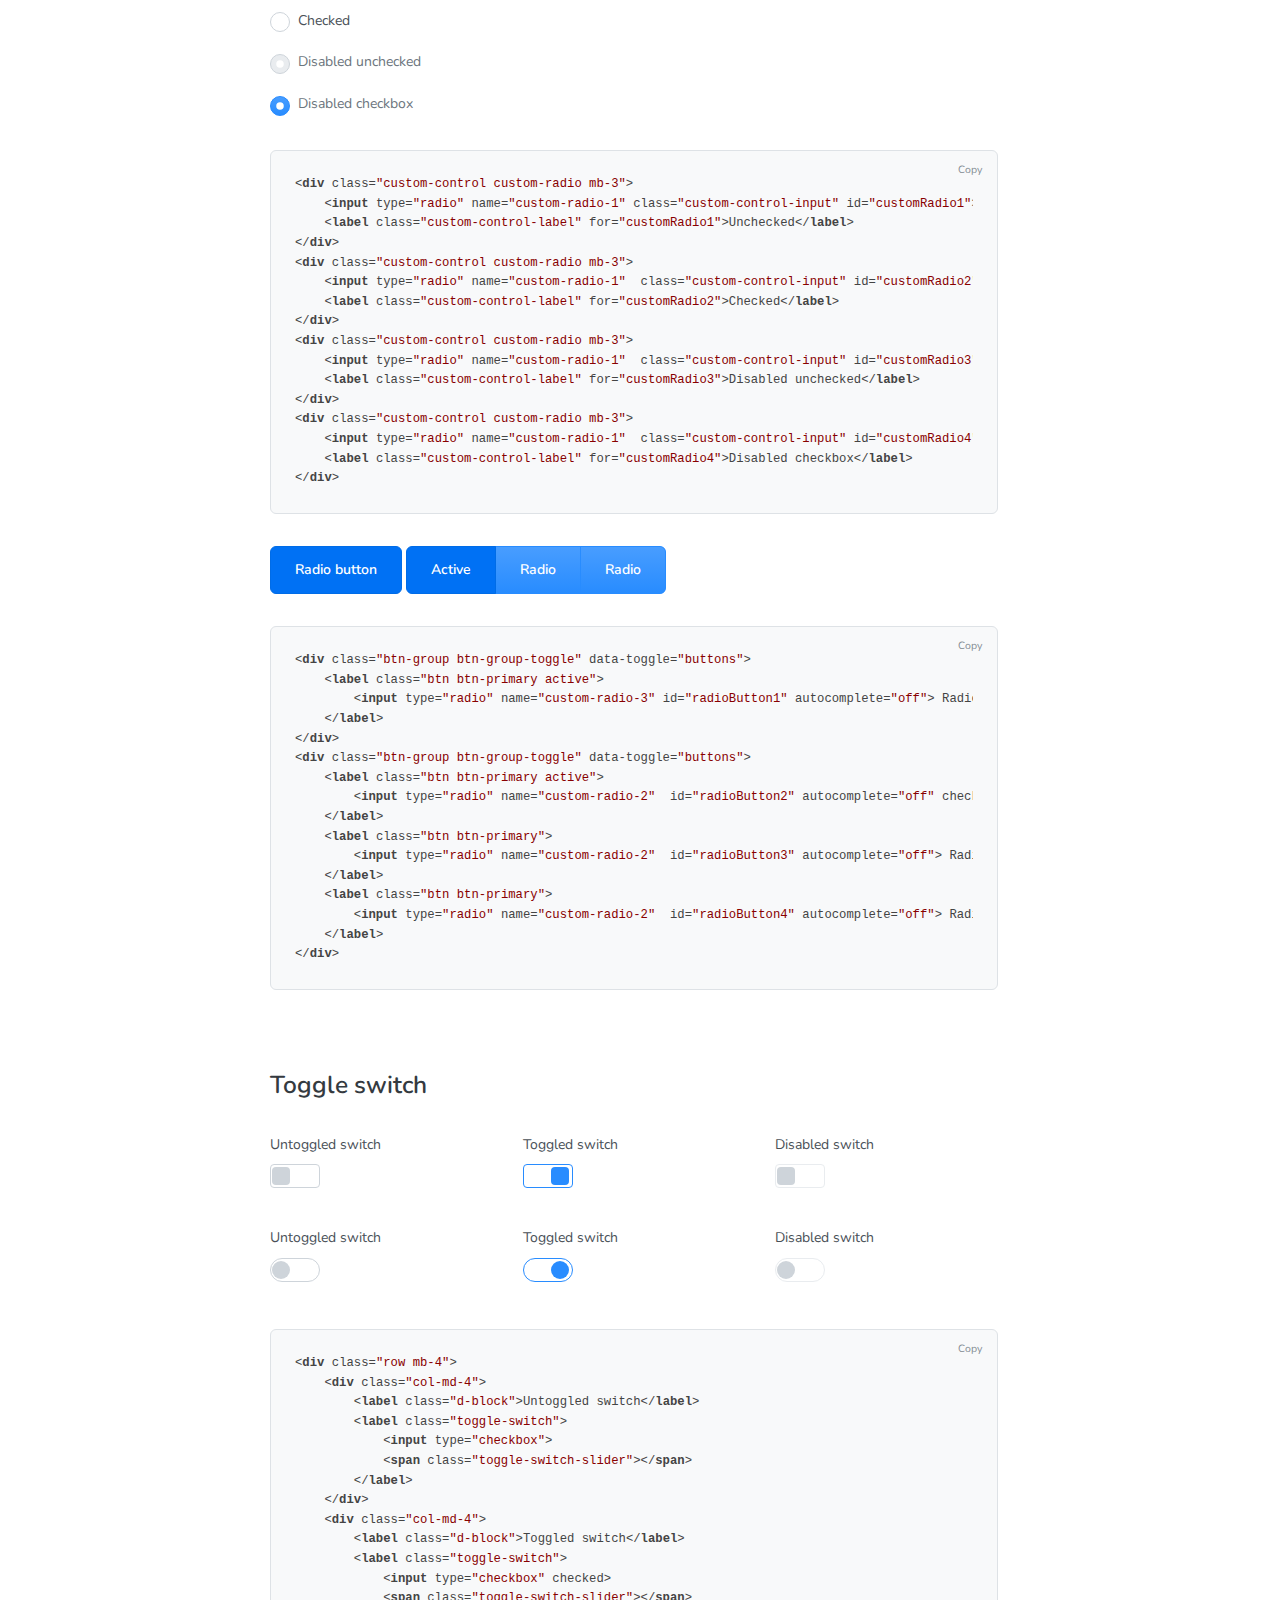
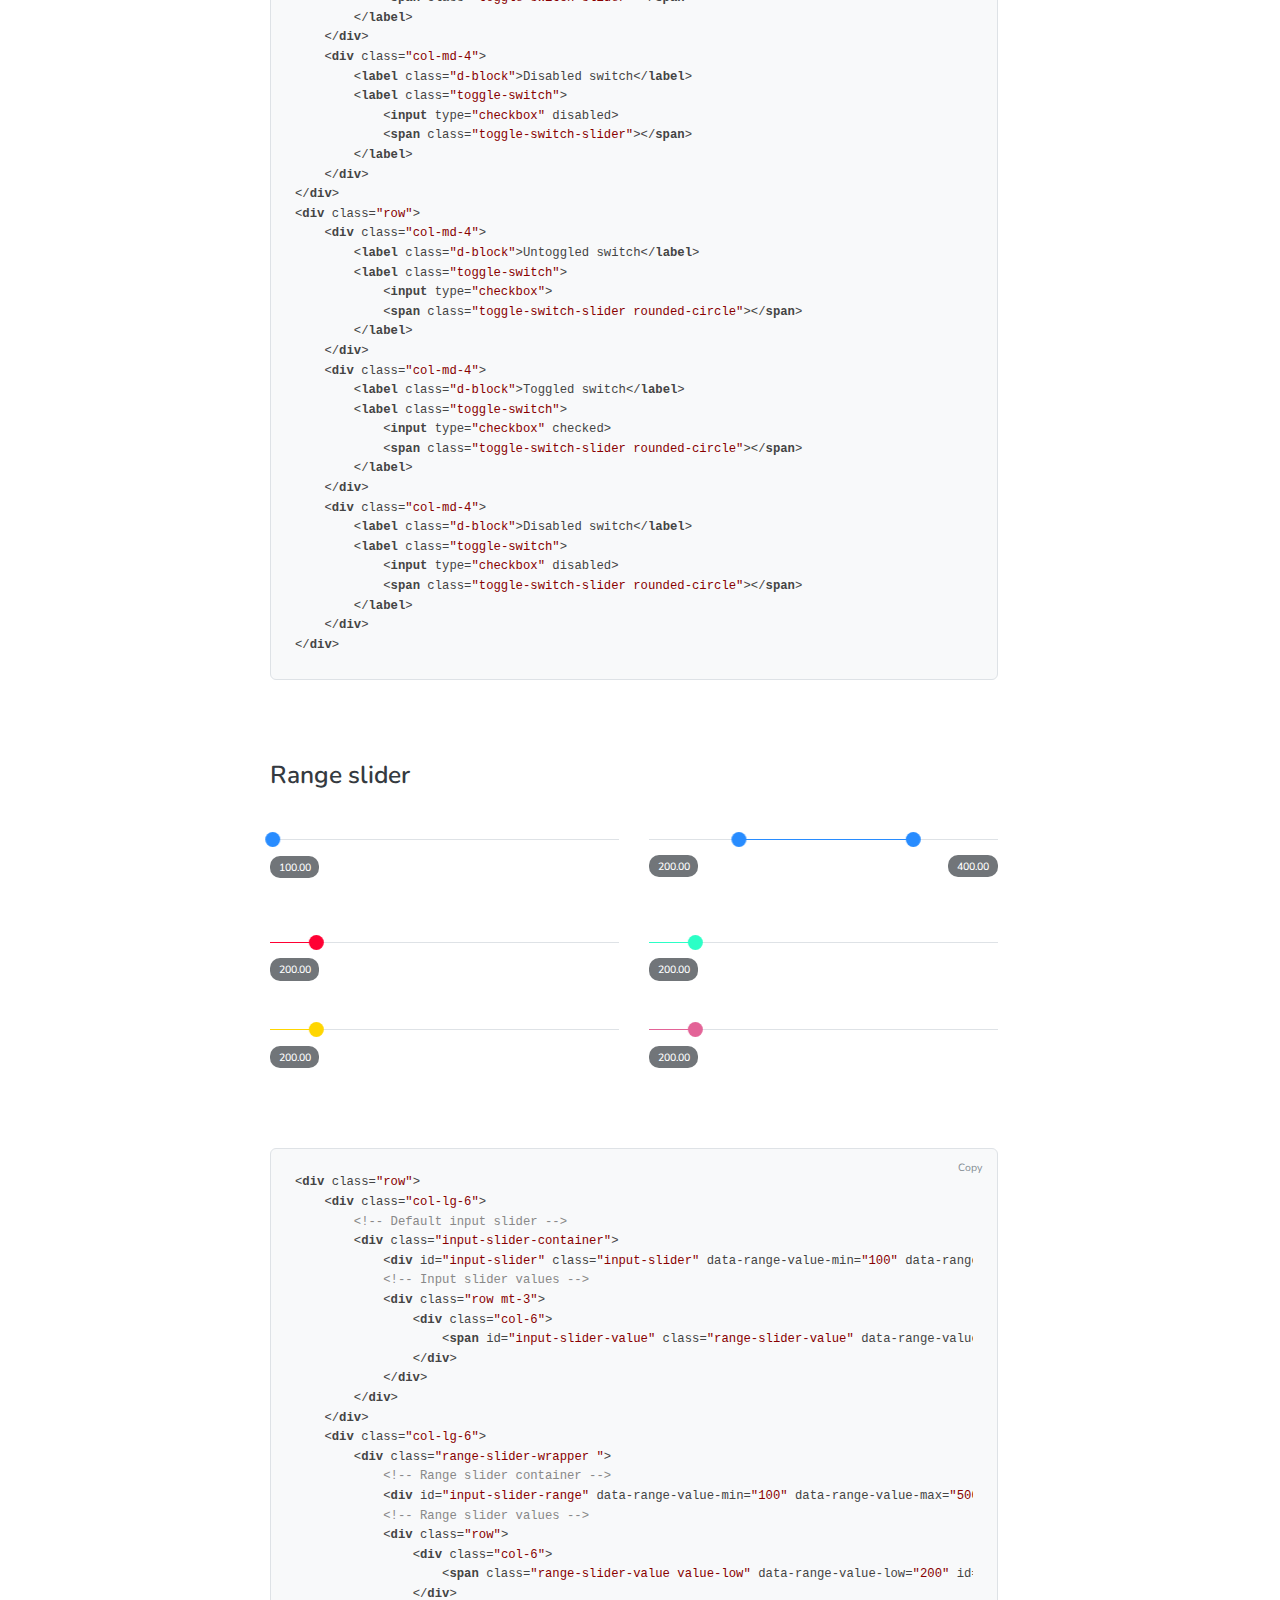
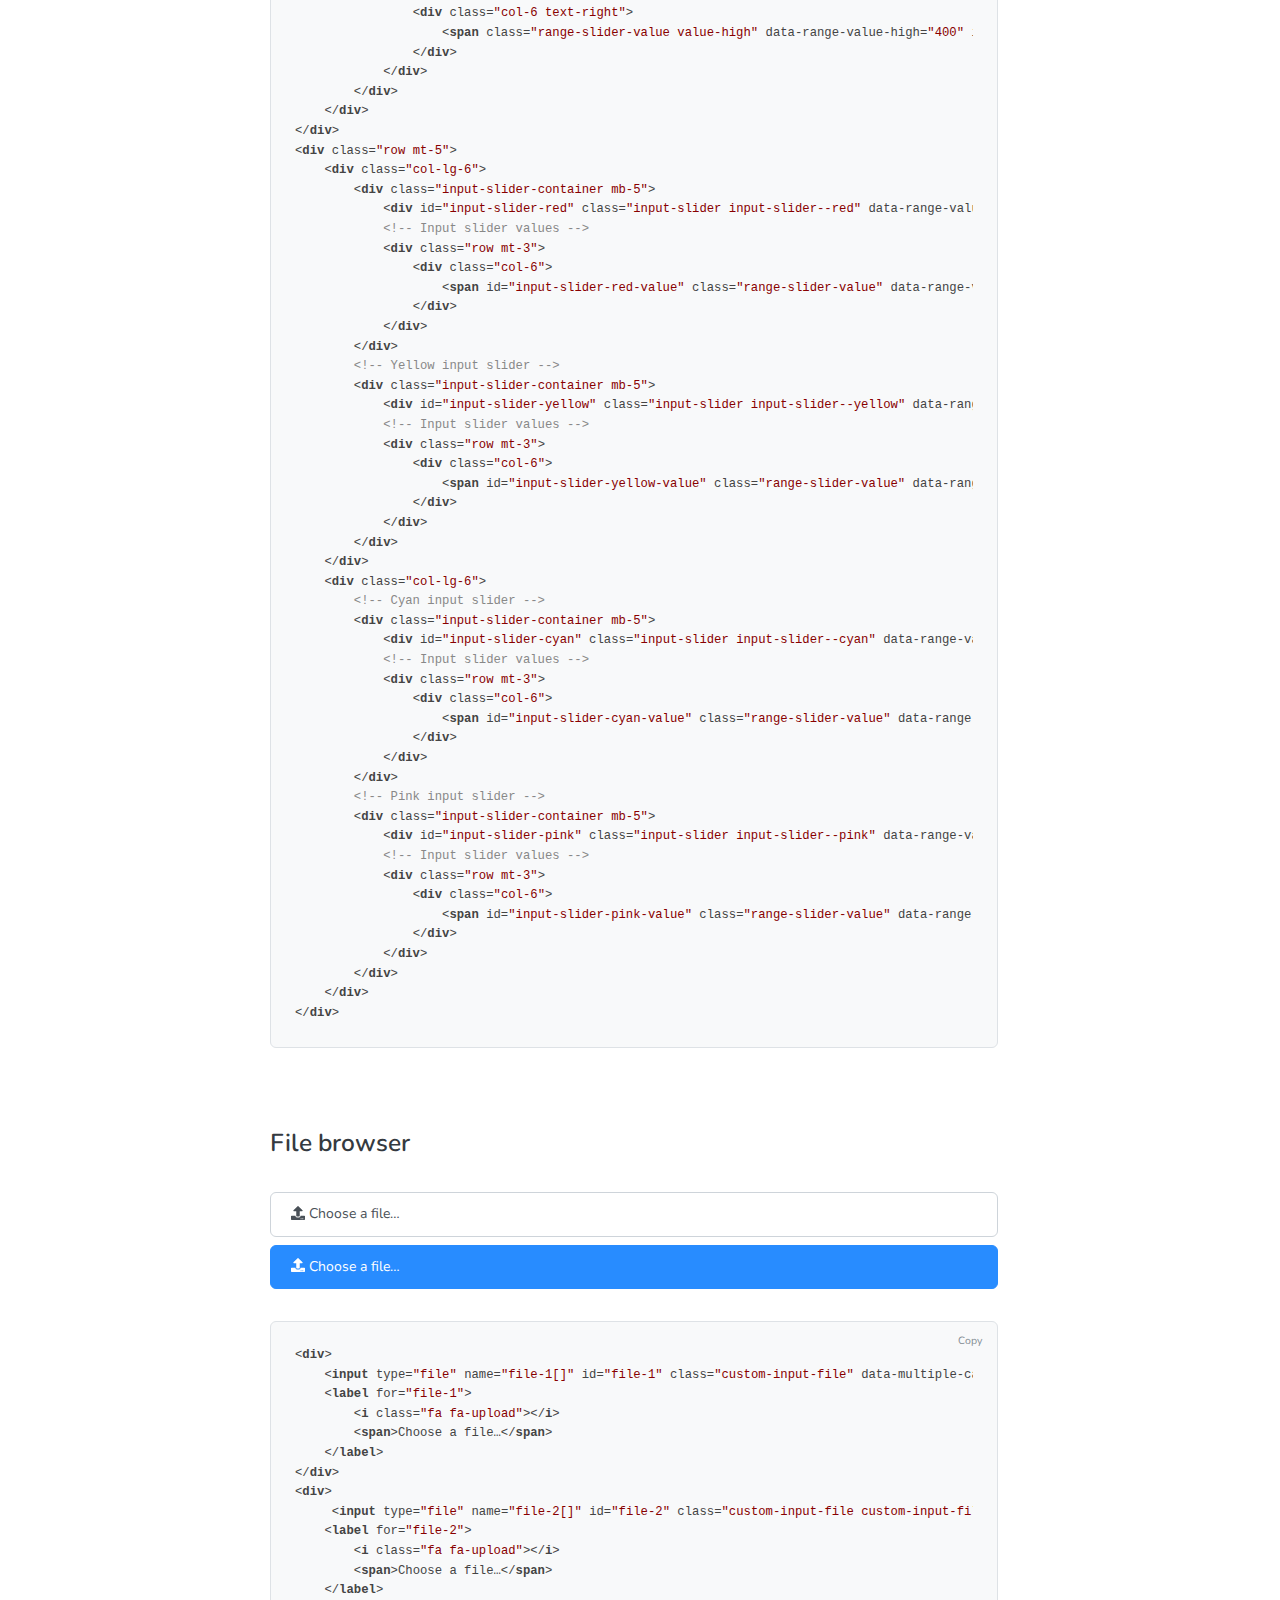
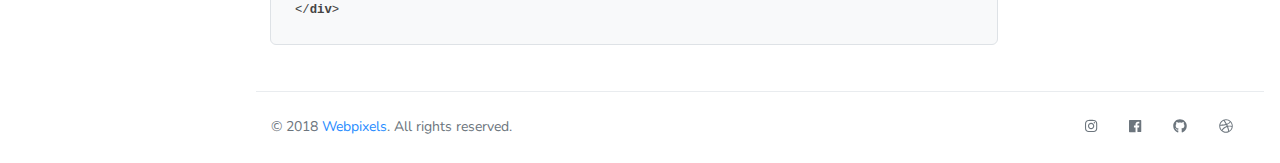
<file: docs/forms.html>
<!DOCTYPE html>
<html>
  <head>
    <meta charset="utf-8">
    <meta name="viewport" content="width=device-width, initial-scale=1, shrink-to-fit=no">
    <meta name="description" content="Probably the most complete UI kit out there. Multiple functionalities and controls added,  extended color palette and beautiful typography, designed as its own extended version of Bootstrap at  the highest level of quality.                             ">
    <meta name="author" content="Webpixels">
    <title>Boomerang UI Kit - Free Bootstrap Framework by Webpixels</title>
    <!-- Fonts -->
    <link href="https://fonts.googleapis.com/css?family=Nunito:400,600,700,800|Roboto:400,500,700" rel="stylesheet">
    <!-- Plugins -->
    <link rel="stylesheet" href="../assets/vendor/animate/animate.min.css" type="text/css">
    <!-- Theme CSS -->
    <link type="text/css" href="../assets/css/theme.css" rel="stylesheet">
    <!-- Demo CSS - No need to use these in your project -->
    <link rel="stylesheet" href="../assets/vendor/jquery-scrollbar/css/jquery-scrollbar.css">
    <link type="text/css" href="../assets/vendor/highlight/css/highlight.min.css" rel="stylesheet">
    <link type="text/css" href="../assets/css/demo.css" rel="stylesheet">
  </head>
  <body>
    <main class="main">
      <aside class="sidebar" id="nav_docs">
        <div class="sidebar-brand">
          <h1 class="font-weight-400"><a href="../"><span class="font-weight-700">Boomerang</span> UI Kit</a></h1>
        </div>
        <div class="scrollbar-inner">
          <ul class="navigation pr-3">
            <li class="navigation-title">Getting started</li>
            <li class="navigation-item">
              <a href="introduction.html" class="navigation-link">Introduction</a>
            </li>
            <li class="navigation-item">
              <a href="file-structure.html" class="navigation-link">File structure</a>
            </li>
            <li class="navigation-item">
              <a href="plugins.html" class="navigation-link">Plugins</a>
            </li>
            <li class="navigation-item">
              <a href="customization.html" class="navigation-link">Customization</a>
            </li>
            <li class="navigation-item">
              <a href="update.html" class="navigation-link">Update</a>
            </li>
            <li class="navigation-title">Design elements</li>
            <li class="navigation-item">
              <a href="colors.html" class="navigation-link">Colors</a>
            </li>
            <li class="navigation-item">
              <a href="typography.html" class="navigation-link">Typography</a>
            </li>
            <li class="navigation-item">
              <a href="icons.html" class="navigation-link">Icons</a>
            </li>
            <li class="navigation-title">Components</li>
            <li class="navigation-item">
              <a href="alerts.html" class="navigation-link">Alerts</a>
            </li>
            <li class="navigation-item">
              <a href="avatars.html" class="navigation-link">Avatars</a>
            </li>
            <li class="navigation-item">
              <a href="badges.html" class="navigation-link">Badges</a>
            </li>
            <li class="navigation-item">
              <a href="buttons.html" class="navigation-link">Buttons</a>
            </li>
            <li class="navigation-item">
              <a href="cards.html" class="navigation-link">Cards</a>
            </li>
            <li class="navigation-item">
              <a href="dropdowns.html" class="navigation-link">Dropdowns</a>
            </li>
            <li class="navigation-item">
              <a href="forms.html" class="navigation-link">Forms</a>
            </li>
            <li class="navigation-item">
              <a href="modal.html" class="navigation-link">Modal</a>
            </li>
            <li class="navigation-item">
              <a href="navbar.html" class="navigation-link">Navbar</a>
            </li>
            <li class="navigation-item">
              <a href="navs.html" class="navigation-link">Navs</a>
            </li>
            <li class="navigation-item">
              <a href="pagination.html" class="navigation-link">Pagination</a>
            </li>
            <li class="navigation-item">
              <a href="progress.html" class="navigation-link">Progress</a>
            </li>
            <li class="navigation-item">
              <a href="tables.html" class="navigation-link">Tables</a>
            </li>
            <li class="navigation-item">
              <a href="tooltips.html" class="navigation-link">Tooltips</a>
            </li>
          </ul>
        </div>
      </aside>
      <section class="content">
        <div class="header">
          <div class="navigation-trigger d-xl-none" data-action="aside-open" data-target=".sidebar">
            <div class="navigation-trigger-inner">
              <i class="navigation-trigger-line"></i>
              <i class="navigation-trigger-line"></i>
              <i class="navigation-trigger-line"></i>
            </div>
          </div>
          <div class="header-brand d-xl-none">
            <h1><a href="index.html">Boomerang UI Kit</a></h1>
          </div>
          <div class="header-nav ml-auto">
            <ul class="nav align-items-center">
              <li class="nav-item d-none d-md-inline-block">
                <a class="nav-link pl-0 active" href="../">Go to UI Kit</a>
              </li>
              <li class="nav-item d-none d-md-inline-block">
                <a class="nav-link" href="../docs/changelog.html">Changelog</a>
              </li>
              <li class="nav-item ml-4">
                <a href="https://github.com/webpixels/boomerang-ui-kit/archive/master.zip" class="btn btn-sm btn-primary">Download Free</a>
              </li>
            </ul>
          </div>
        </div>
        <div class="content-inner content-docs">
          <div class="container">
            <div class="pt-3 pb-4 mb-4 border-bottom">
              <div class="row">
                <div class="col-lg-6">
                  <h2 class="heading h2 font-weight-bold">Form elements</h2>
                  <p>Examples and usage guidelines for form control styles, layout options, and custom components for creating a wide variety of forms.</p>
                  <a href="http://getbootstrap.com/docs/4.0/components/forms" target="_blank">Open Bootstrap Docs</a>
                </div>
              </div>
            </div>
            <div class="row">
              <div class="col-lg-9">
                <h3 id="example">Example</h3>
                <div class="code-example">
                  <div class="form-group">
                    <input type="text" class="form-control" placeholder="Default" />
                  </div>
                </div>
                <div class="highlight">
                  <pre><code class="language-html" data-lang="html"><span class="nt">&lt;div</span> <span class="na">class=</span><span class="s">"form-group"</span><span class="nt">&gt;</span>
    <span class="nt">&lt;input</span> <span class="na">type=</span><span class="s">"text"</span> <span class="na">class=</span><span class="s">"form-control"</span> <span class="na">placeholder=</span><span class="s">"Default"</span><span class="nt">&gt;</span>
<span class="nt">&lt;/div&gt;</span></code></pre>
                </div>
                <h3 id="borderless">Borderless</h3>
                <div class="code-example">
                  <div class="form-group">
                    <input type="text" class="form-control border-0" placeholder="No borders" />
                  </div>
                </div>
                <div class="highlight">
                  <pre><code class="language-html" data-lang="html"><span class="nt">&lt;div</span> <span class="na">class=</span><span class="s">"form-group"</span><span class="nt">&gt;</span>
    <span class="nt">&lt;input</span> <span class="na">type=</span><span class="s">"text"</span> <span class="na">class=</span><span class="s">"form-control border-0"</span> <span class="na">placeholder=</span><span class="s">"No borders"</span><span class="nt">&gt;</span>
<span class="nt">&lt;/div&gt;</span></code></pre>
                </div>
                <h3 id="input-states">Input states</h3>
                <div class="code-example">
                  <div class="form-group">
                    <input type="text" class="form-control is-valid" placeholder="Is valid" />
                  </div>
                  <div class="form-group">
                    <input type="text" class="form-control is-invalid" placeholder="Is invalid" />
                  </div>
                  <div class="form-group">
                    <input type="text" class="form-control" placeholder="Disabled" disabled="" />
                  </div>
                </div>
                <div class="highlight">
                  <pre><code class="language-html" data-lang="html"><span class="nt">&lt;div</span> <span class="na">class=</span><span class="s">"form-group"</span><span class="nt">&gt;</span>
    <span class="nt">&lt;input</span> <span class="na">type=</span><span class="s">"text"</span> <span class="na">class=</span><span class="s">"form-control is-valid"</span> <span class="na">placeholder=</span><span class="s">"Is valid"</span><span class="nt">&gt;</span>
<span class="nt">&lt;/div&gt;</span>
<span class="nt">&lt;div</span> <span class="na">class=</span><span class="s">"form-group"</span><span class="nt">&gt;</span>
    <span class="nt">&lt;input</span> <span class="na">type=</span><span class="s">"text"</span> <span class="na">class=</span><span class="s">"form-control is-invalid"</span> <span class="na">placeholder=</span><span class="s">"Is invalid"</span><span class="nt">&gt;</span>
<span class="nt">&lt;/div&gt;</span>
<span class="nt">&lt;div</span> <span class="na">class=</span><span class="s">"form-group"</span><span class="nt">&gt;</span>
    <span class="nt">&lt;input</span> <span class="na">type=</span><span class="s">"text"</span> <span class="na">class=</span><span class="s">"form-control"</span> <span class="na">placeholder=</span><span class="s">"Disabled"</span> <span class="na">disabled</span><span class="nt">&gt;</span>
<span class="nt">&lt;/div&gt;</span></code></pre>
                </div>
                <h3 id="sizing">Sizing</h3>
                <div class="code-example">
                  <div class="form-group">
                    <input type="text" class="form-control form-control-xl" placeholder="Extra large input" />
                  </div>
                  <div class="form-group">
                    <input type="text" class="form-control form-control-lg" placeholder="Large input" />
                  </div>
                  <div class="form-group">
                    <input type="text" class="form-control" placeholder="Normal input" />
                  </div>
                  <div class="form-group">
                    <input type="text" class="form-control form-control-sm" placeholder="Small input" />
                  </div>
                </div>
                <div class="highlight">
                  <pre><code class="language-html" data-lang="html"><span class="nt">&lt;div</span> <span class="na">class=</span><span class="s">"form-group"</span><span class="nt">&gt;</span>
    <span class="nt">&lt;input</span> <span class="na">type=</span><span class="s">"text"</span> <span class="na">class=</span><span class="s">"form-control form-control-xl"</span> <span class="na">placeholder=</span><span class="s">"Extra large input"</span><span class="nt">&gt;</span>
<span class="nt">&lt;/div&gt;</span>
<span class="nt">&lt;div</span> <span class="na">class=</span><span class="s">"form-group"</span><span class="nt">&gt;</span>
    <span class="nt">&lt;input</span> <span class="na">type=</span><span class="s">"text"</span> <span class="na">class=</span><span class="s">"form-control form-control-lg"</span> <span class="na">placeholder=</span><span class="s">"Large input"</span><span class="nt">&gt;</span>
<span class="nt">&lt;/div&gt;</span>
<span class="nt">&lt;div</span> <span class="na">class=</span><span class="s">"form-group"</span><span class="nt">&gt;</span>
    <span class="nt">&lt;input</span> <span class="na">type=</span><span class="s">"text"</span> <span class="na">class=</span><span class="s">"form-control"</span> <span class="na">placeholder=</span><span class="s">"Normal input"</span><span class="nt">&gt;</span>
<span class="nt">&lt;/div&gt;</span>
<span class="nt">&lt;div</span> <span class="na">class=</span><span class="s">"form-group"</span><span class="nt">&gt;</span>
    <span class="nt">&lt;input</span> <span class="na">type=</span><span class="s">"text"</span> <span class="na">class=</span><span class="s">"form-control form-control-sm"</span> <span class="na">placeholder=</span><span class="s">"Small input"</span><span class="nt">&gt;</span>
<span class="nt">&lt;/div&gt;</span></code></pre>
                </div>
                <h3 id="input-groups">Input groups</h3>
                <div class="code-example">
                  <div class="form-group">
                    <div class="input-group input-group-transparent mb-4">
                      <div class="input-group-prepend">
                        <span class="input-group-text"><i class="fas fa-search"></i></span>
                      </div>
                      <input type="text" class="form-control" placeholder="Search" />
                    </div>
                  </div>
                  <div class="form-group">
                    <div class="input-group input-group-transparent mb-4">
                      <input type="text" class="form-control" placeholder="Birthday" />
                      <div class="input-group-append">
                        <span class="input-group-text"><i class="fas fa-calendar"></i></span>
                      </div>
                    </div>
                  </div>
                </div>
                <div class="highlight">
                  <pre><code class="language-html" data-lang="html"><span class="nt">&lt;div</span> <span class="na">class=</span><span class="s">"form-group"</span><span class="nt">&gt;</span>
    <span class="nt">&lt;div</span> <span class="na">class=</span><span class="s">"input-group input-group-transparent mb-4"</span><span class="nt">&gt;</span>
        <span class="nt">&lt;div</span> <span class="na">class=</span><span class="s">"input-group-prepend"</span><span class="nt">&gt;</span>
            <span class="nt">&lt;span</span> <span class="na">class=</span><span class="s">"input-group-text"</span><span class="nt">&gt;&lt;i</span> <span class="na">class=</span><span class="s">"fas fa-search"</span><span class="nt">&gt;&lt;/i&gt;&lt;/span&gt;</span>
        <span class="nt">&lt;/div&gt;</span>
        <span class="nt">&lt;input</span> <span class="na">type=</span><span class="s">"text"</span> <span class="na">class=</span><span class="s">"form-control"</span> <span class="na">placeholder=</span><span class="s">"Search"</span><span class="nt">&gt;</span>
    <span class="nt">&lt;/div&gt;</span>
<span class="nt">&lt;/div&gt;</span>
<span class="nt">&lt;div</span> <span class="na">class=</span><span class="s">"form-group"</span><span class="nt">&gt;</span>
    <span class="nt">&lt;div</span> <span class="na">class=</span><span class="s">"input-group input-group-transparent mb-4"</span><span class="nt">&gt;</span>
        <span class="nt">&lt;input</span> <span class="na">type=</span><span class="s">"text"</span> <span class="na">class=</span><span class="s">"form-control"</span> <span class="na">placeholder=</span><span class="s">"Birthday"</span><span class="nt">&gt;</span>
        <span class="nt">&lt;div</span> <span class="na">class=</span><span class="s">"input-group-append"</span><span class="nt">&gt;</span>
            <span class="nt">&lt;span</span> <span class="na">class=</span><span class="s">"input-group-text"</span><span class="nt">&gt;&lt;i</span> <span class="na">class=</span><span class="s">"fas fa-calendar"</span><span class="nt">&gt;&lt;/i&gt;&lt;/span&gt;</span>
        <span class="nt">&lt;/div&gt;</span>
    <span class="nt">&lt;/div&gt;</span>
<span class="nt">&lt;/div&gt;</span></code></pre>
                </div>
                <div class="code-example">
                  <div class="form-group">
                    <div class="input-group mb-4">
                      <div class="input-group-prepend">
                        <span class="input-group-text"><i class="fas fa-search"></i></span>
                      </div>
                      <input type="text" class="form-control" placeholder="Search keyword ..." aria-label="Search keyword" aria-describedby="basic-addon1" />
                    </div>
                  </div>
                  <div class="form-group">
                    <div class="input-group">
                      <input type="text" class="form-control" placeholder="Enter your email" aria-label="Enter your email" aria-describedby="basic-addon2" />
                      <div class="input-group-append">
                        <span class="input-group-text" id="basic-addon2">@example.com</span>
                      </div>
                    </div>
                  </div>
                </div>
                <div class="highlight">
                  <pre><code class="language-html" data-lang="html"><span class="nt">&lt;div</span> <span class="na">class=</span><span class="s">"form-group"</span><span class="nt">&gt;</span>
    <span class="nt">&lt;div</span> <span class="na">class=</span><span class="s">"input-group mb-4"</span><span class="nt">&gt;</span>
        <span class="nt">&lt;div</span> <span class="na">class=</span><span class="s">"input-group-prepend"</span><span class="nt">&gt;</span>
            <span class="nt">&lt;span</span> <span class="na">class=</span><span class="s">"input-group-text"</span><span class="nt">&gt;&lt;i</span> <span class="na">class=</span><span class="s">"fas fa-search"</span><span class="nt">&gt;&lt;/i&gt;&lt;/span&gt;</span>
        <span class="nt">&lt;/div&gt;</span>
        <span class="nt">&lt;input</span> <span class="na">type=</span><span class="s">"text"</span> <span class="na">class=</span><span class="s">"form-control"</span> <span class="na">placeholder=</span><span class="s">"Search keyword ..."</span> <span class="na">aria-label=</span><span class="s">"Search keyword"</span> <span class="na">aria-describedby=</span><span class="s">"basic-addon1"</span><span class="nt">&gt;</span>
    <span class="nt">&lt;/div&gt;</span>
<span class="nt">&lt;/div&gt;</span>
<span class="nt">&lt;div</span> <span class="na">class=</span><span class="s">"form-group"</span><span class="nt">&gt;</span>
    <span class="nt">&lt;div</span> <span class="na">class=</span><span class="s">"input-group"</span><span class="nt">&gt;</span>
        <span class="nt">&lt;input</span> <span class="na">type=</span><span class="s">"text"</span> <span class="na">class=</span><span class="s">"form-control"</span> <span class="na">placeholder=</span><span class="s">"Enter your email"</span> <span class="na">aria-label=</span><span class="s">"Enter your email"</span> <span class="na">aria-describedby=</span><span class="s">"basic-addon2"</span><span class="nt">&gt;</span>
        <span class="nt">&lt;div</span> <span class="na">class=</span><span class="s">"input-group-append"</span><span class="nt">&gt;</span>
            <span class="nt">&lt;span</span> <span class="na">class=</span><span class="s">"input-group-text"</span> <span class="na">id=</span><span class="s">"basic-addon2"</span><span class="nt">&gt;</span>@example.com<span class="nt">&lt;/span&gt;</span>
        <span class="nt">&lt;/div&gt;</span>
    <span class="nt">&lt;/div&gt;</span>
<span class="nt">&lt;/div&gt;</span></code></pre>
                </div>
                <h3 id="input-with-selectpicker">Input with selectpicker</h3>
                <div class="code-example">
                  <div class="form-group">
                    <div class="input-group">
                      <div class="input-group-prepend">
                        <select class="selectpicker">
                          <option>http://</option>
                          <option>https://</option>
                        </select>
                      </div>
                      <input type="text" class="form-control" />
                    </div>
                  </div>
                  <div class="form-group">
                    <div class="input-group">
                      <input type="text" class="form-control" />
                      <div class="input-group-append">
                        <select class="selectpicker">
                          <option>.com</option>
                          <option>.net</option>
                          <option>.ro</option>
                        </select>
                      </div>
                    </div>
                  </div>
                </div>
                <div class="highlight">
                  <pre><code class="language-html" data-lang="html"><span class="nt">&lt;div</span> <span class="na">class=</span><span class="s">"form-group"</span><span class="nt">&gt;</span>
    <span class="nt">&lt;div</span> <span class="na">class=</span><span class="s">"input-group"</span><span class="nt">&gt;</span>
        <span class="nt">&lt;div</span> <span class="na">class=</span><span class="s">"input-group-prepend"</span><span class="nt">&gt;</span>
            <span class="nt">&lt;select</span> <span class="na">class=</span><span class="s">"selectpicker"</span><span class="nt">&gt;</span>
                <span class="nt">&lt;option&gt;</span>http://<span class="nt">&lt;/option&gt;</span>
                <span class="nt">&lt;option&gt;</span>https://<span class="nt">&lt;/option&gt;</span>
            <span class="nt">&lt;/select&gt;</span>
        <span class="nt">&lt;/div&gt;</span>
        <span class="nt">&lt;input</span> <span class="na">type=</span><span class="s">"text"</span> <span class="na">class=</span><span class="s">"form-control"</span><span class="nt">&gt;</span>
    <span class="nt">&lt;/div&gt;</span>
<span class="nt">&lt;/div&gt;</span>
<span class="nt">&lt;div</span> <span class="na">class=</span><span class="s">"form-group"</span><span class="nt">&gt;</span>
    <span class="nt">&lt;div</span> <span class="na">class=</span><span class="s">"input-group"</span><span class="nt">&gt;</span>
        <span class="nt">&lt;input</span> <span class="na">type=</span><span class="s">"text"</span> <span class="na">class=</span><span class="s">"form-control"</span><span class="nt">&gt;</span>
        <span class="nt">&lt;div</span> <span class="na">class=</span><span class="s">"input-group-append"</span><span class="nt">&gt;</span>
            <span class="nt">&lt;select</span> <span class="na">class=</span><span class="s">"selectpicker"</span><span class="nt">&gt;</span>
                <span class="nt">&lt;option&gt;</span>.com<span class="nt">&lt;/option&gt;</span>
                <span class="nt">&lt;option&gt;</span>.net<span class="nt">&lt;/option&gt;</span>
                <span class="nt">&lt;option&gt;</span>.ro<span class="nt">&lt;/option&gt;</span>
            <span class="nt">&lt;/select&gt;</span>
        <span class="nt">&lt;/div&gt;</span>
    <span class="nt">&lt;/div&gt;</span>
<span class="nt">&lt;/div&gt;</span></code></pre>
                </div>
                <h3 id="input-with-button">Input with button</h3>
                <div class="code-example">
                  <div class="input-group mb-3">
                    <div class="input-group-prepend">
                      <button class="btn btn-primary" type="button">Button</button>
                    </div>
                    <input type="text" class="form-control" placeholder="" aria-label="" aria-describedby="basic-addon1" />
                  </div>
                  <div class="input-group mb-3">
                    <input type="text" class="form-control" placeholder="Recipient's username" aria-label="Recipient's username" aria-describedby="basic-addon2" />
                    <div class="input-group-append">
                      <button class="btn btn-primary" type="button">Button</button>
                    </div>
                  </div>
                </div>
                <div class="highlight">
                  <pre><code class="language-html" data-lang="html"><span class="nt">&lt;div</span> <span class="na">class=</span><span class="s">"input-group mb-3"</span><span class="nt">&gt;</span>
    <span class="nt">&lt;div</span> <span class="na">class=</span><span class="s">"input-group-prepend"</span><span class="nt">&gt;</span>
        <span class="nt">&lt;button</span> <span class="na">class=</span><span class="s">"btn btn-primary"</span> <span class="na">type=</span><span class="s">"button"</span><span class="nt">&gt;</span>Button<span class="nt">&lt;/button&gt;</span>
    <span class="nt">&lt;/div&gt;</span>
    <span class="nt">&lt;input</span> <span class="na">type=</span><span class="s">"text"</span> <span class="na">class=</span><span class="s">"form-control"</span> <span class="na">placeholder=</span><span class="s">""</span> <span class="na">aria-label=</span><span class="s">""</span> <span class="na">aria-describedby=</span><span class="s">"basic-addon1"</span><span class="nt">&gt;</span>
<span class="nt">&lt;/div&gt;</span>
<span class="nt">&lt;div</span> <span class="na">class=</span><span class="s">"input-group mb-3"</span><span class="nt">&gt;</span>
    <span class="nt">&lt;input</span> <span class="na">type=</span><span class="s">"text"</span> <span class="na">class=</span><span class="s">"form-control"</span> <span class="na">placeholder=</span><span class="s">"Recipient's username"</span> <span class="na">aria-label=</span><span class="s">"Recipient's username"</span> <span class="na">aria-describedby=</span><span class="s">"basic-addon2"</span><span class="nt">&gt;</span>
    <span class="nt">&lt;div</span> <span class="na">class=</span><span class="s">"input-group-append"</span><span class="nt">&gt;</span>
        <span class="nt">&lt;button</span> <span class="na">class=</span><span class="s">"btn btn-primary"</span> <span class="na">type=</span><span class="s">"button"</span><span class="nt">&gt;</span>Button<span class="nt">&lt;/button&gt;</span>
    <span class="nt">&lt;/div&gt;</span>
<span class="nt">&lt;/div&gt;</span></code></pre>
                </div>
                <h3 id="selectpicker">Selectpicker</h3>
                <div class="code-example">
                  <div class="row mb-4">
                    <div class="col-md-6">
                      <select class="selectpicker" title="Simple select" data-live-search="true" data-live-search-placeholder="Search ...">
                        <option>Alerts</option>
                        <option>Badges</option>
                        <option>Buttons</option>
                        <option>Cards</option>
                        <option>Forms</option>
                        <option>Modals</option>
                      </select>
                    </div>
                    <div class="col-md-6">
                      <select class="selectpicker" title="Option groups" data-live-search="true" data-live-search-placeholder="Search ..." multiple="">
                        <optgroup label="Components">
                          <option>Alerts</option>
                          <option>Badges</option>
                          <option>Buttons</option>
                          <option>Cards</option>
                        </optgroup>
                        <optgroup label="Utilities">
                          <option>Borders</option>
                          <option>Colors</option>
                          <option>Typography</option>
                        </optgroup>
                      </select>
                    </div>
                  </div>
                </div>
                <div class="highlight">
                  <pre><code class="language-html" data-lang="html"><span class="nt">&lt;div</span> <span class="na">class=</span><span class="s">"row mb-4"</span><span class="nt">&gt;</span>
    <span class="nt">&lt;div</span> <span class="na">class=</span><span class="s">"col-md-6"</span><span class="nt">&gt;</span>
        <span class="nt">&lt;select</span> <span class="na">class=</span><span class="s">"selectpicker"</span> <span class="na">title=</span><span class="s">"Simple select"</span> <span class="na">data-live-search=</span><span class="s">"true"</span> <span class="na">data-live-search-placeholder=</span><span class="s">"Search ..."</span><span class="nt">&gt;</span>
            <span class="nt">&lt;option&gt;</span>Alerts<span class="nt">&lt;/option&gt;</span>
            <span class="nt">&lt;option&gt;</span>Badges<span class="nt">&lt;/option&gt;</span>
            <span class="nt">&lt;option&gt;</span>Buttons<span class="nt">&lt;/option&gt;</span>
            <span class="nt">&lt;option&gt;</span>Cards<span class="nt">&lt;/option&gt;</span>
            <span class="nt">&lt;option&gt;</span>Forms<span class="nt">&lt;/option&gt;</span>
            <span class="nt">&lt;option&gt;</span>Modals<span class="nt">&lt;/option&gt;</span>
        <span class="nt">&lt;/select&gt;</span>
    <span class="nt">&lt;/div&gt;</span>
    <span class="nt">&lt;div</span> <span class="na">class=</span><span class="s">"col-md-6"</span><span class="nt">&gt;</span>
        <span class="nt">&lt;select</span> <span class="na">class=</span><span class="s">"selectpicker"</span> <span class="na">title=</span><span class="s">"Option groups"</span> <span class="na">data-live-search=</span><span class="s">"true"</span> <span class="na">data-live-search-placeholder=</span><span class="s">"Search ..."</span> <span class="na">multiple</span><span class="nt">&gt;</span>
            <span class="nt">&lt;optgroup</span> <span class="na">label=</span><span class="s">"Components"</span><span class="nt">&gt;</span>
                <span class="nt">&lt;option&gt;</span>Alerts<span class="nt">&lt;/option&gt;</span>
                <span class="nt">&lt;option&gt;</span>Badges<span class="nt">&lt;/option&gt;</span>
                <span class="nt">&lt;option&gt;</span>Buttons<span class="nt">&lt;/option&gt;</span>
                <span class="nt">&lt;option&gt;</span>Cards<span class="nt">&lt;/option&gt;</span>
            <span class="nt">&lt;/optgroup&gt;</span>
            <span class="nt">&lt;optgroup</span> <span class="na">label=</span><span class="s">"Utilities"</span><span class="nt">&gt;</span>
                <span class="nt">&lt;option&gt;</span>Borders<span class="nt">&lt;/option&gt;</span>
                <span class="nt">&lt;option&gt;</span>Colors<span class="nt">&lt;/option&gt;</span>
                <span class="nt">&lt;option&gt;</span>Typography<span class="nt">&lt;/option&gt;</span>
            <span class="nt">&lt;/optgroup&gt;</span>
        <span class="nt">&lt;/select&gt;</span>
    <span class="nt">&lt;/div&gt;</span>
<span class="nt">&lt;/div&gt;</span></code></pre>
                </div>
                <h3 id="tagsinput">Tagsinput</h3>
                <div class="code-example">
                  <input type="text" class="form-control" value="Bucharest, Cluj, Iasi, Timisoara, Piatra Neamt" data-role="tagsinput" />
                </div>
                <div class="highlight">
                  <pre><code class="language-html" data-lang="html"><span class="nt">&lt;input</span> <span class="na">type=</span><span class="s">"text"</span> <span class="na">class=</span><span class="s">"form-control"</span> <span class="na">value=</span><span class="s">"Bucharest, Cluj, Iasi, Timisoara, Piatra Neamt"</span> <span class="na">data-role=</span><span class="s">"tagsinput"</span> <span class="nt">/&gt;</span></code></pre>
                </div>
                <h3 id="textarea">Textarea</h3>
                <div class="code-example">
                  <div class="form-group">
                    <label>Fixed textarea</label>
                    <textarea class="form-control" placeholder="This is a fixed height textarea" rows="3" resize="none"></textarea>
                  </div>
                  <div class="form-group">
                    <label>Resizable textarea</label>
                    <textarea class="form-control" placeholder="You can manually resize this textarea" rows="3"></textarea>
                  </div>
                  <div class="form-group">
                    <label>Autosize textarea</label>
                    <textarea class="form-control textarea-autosize" placeholder="This textarea will autosize while you type" rows="1"></textarea>
                  </div>
                </div>
                <div class="highlight">
                  <pre><code class="language-html" data-lang="html"><span class="nt">&lt;div</span> <span class="na">class=</span><span class="s">"form-group"</span><span class="nt">&gt;</span>
    <span class="nt">&lt;label&gt;</span>Fixed textarea<span class="nt">&lt;/label&gt;</span>
    <span class="nt">&lt;textarea</span> <span class="na">class=</span><span class="s">"form-control"</span> <span class="na">placeholder=</span><span class="s">"This is a fixed height textarea"</span> <span class="na">rows=</span><span class="s">"3"</span> <span class="na">resize=</span><span class="s">"none"</span><span class="nt">&gt;&lt;/textarea&gt;</span>
<span class="nt">&lt;/div&gt;</span>
<span class="nt">&lt;div</span> <span class="na">class=</span><span class="s">"form-group"</span><span class="nt">&gt;</span>
    <span class="nt">&lt;label&gt;</span>Resizable textarea<span class="nt">&lt;/label&gt;</span>
    <span class="nt">&lt;textarea</span> <span class="na">class=</span><span class="s">"form-control"</span> <span class="na">placeholder=</span><span class="s">"You can manually resize this textarea"</span> <span class="na">rows=</span><span class="s">"3"</span><span class="nt">&gt;&lt;/textarea&gt;</span>
<span class="nt">&lt;/div&gt;</span>
<span class="nt">&lt;div</span> <span class="na">class=</span><span class="s">"form-group"</span><span class="nt">&gt;</span>
    <span class="nt">&lt;label&gt;</span>Autosize textarea<span class="nt">&lt;/label&gt;</span>
    <span class="nt">&lt;textarea</span> <span class="na">class=</span><span class="s">"form-control textarea-autosize"</span> <span class="na">placeholder=</span><span class="s">"This textarea will autosize while you type"</span> <span class="na">rows=</span><span class="s">"1"</span><span class="nt">&gt;&lt;/textarea&gt;</span>
<span class="nt">&lt;/div&gt;</span></code></pre>
                </div>
                <h3 id="checkboxes">Checkboxes</h3>
                <div class="code-example">
                  <div class="custom-control custom-checkbox mb-3">
                    <input type="checkbox" class="custom-control-input" id="customCheck1" />
                    <label class="custom-control-label" for="customCheck1">Unchecked</label>
                  </div>
                  <div class="custom-control custom-checkbox mb-3">
                    <input type="checkbox" class="custom-control-input" id="customCheck2" checked="" />
                    <label class="custom-control-label" for="customCheck2">Checked</label>
                  </div>
                  <div class="custom-control custom-checkbox mb-3">
                    <input type="checkbox" class="custom-control-input" id="customCheck3" disabled="" />
                    <label class="custom-control-label" for="customCheck3">Disabled unchecked</label>
                  </div>
                  <div class="custom-control custom-checkbox mb-3">
                    <input type="checkbox" class="custom-control-input" id="customCheck4" checked="" disabled="" />
                    <label class="custom-control-label" for="customCheck4">Disabled checked</label>
                  </div>
                </div>
                <div class="highlight">
                  <pre><code class="language-html" data-lang="html"><span class="nt">&lt;div</span> <span class="na">class=</span><span class="s">"custom-control custom-checkbox mb-3"</span><span class="nt">&gt;</span>
    <span class="nt">&lt;input</span> <span class="na">type=</span><span class="s">"checkbox"</span> <span class="na">class=</span><span class="s">"custom-control-input"</span> <span class="na">id=</span><span class="s">"customCheck1"</span><span class="nt">&gt;</span>
    <span class="nt">&lt;label</span> <span class="na">class=</span><span class="s">"custom-control-label"</span> <span class="na">for=</span><span class="s">"customCheck1"</span><span class="nt">&gt;</span>Unchecked<span class="nt">&lt;/label&gt;</span>
<span class="nt">&lt;/div&gt;</span>
<span class="nt">&lt;div</span> <span class="na">class=</span><span class="s">"custom-control custom-checkbox mb-3"</span><span class="nt">&gt;</span>
    <span class="nt">&lt;input</span> <span class="na">type=</span><span class="s">"checkbox"</span> <span class="na">class=</span><span class="s">"custom-control-input"</span> <span class="na">id=</span><span class="s">"customCheck2"</span> <span class="na">checked=</span><span class="s">""</span><span class="nt">&gt;</span>
    <span class="nt">&lt;label</span> <span class="na">class=</span><span class="s">"custom-control-label"</span> <span class="na">for=</span><span class="s">"customCheck2"</span><span class="nt">&gt;</span>Checked<span class="nt">&lt;/label&gt;</span>
<span class="nt">&lt;/div&gt;</span>
<span class="nt">&lt;div</span> <span class="na">class=</span><span class="s">"custom-control custom-checkbox mb-3"</span><span class="nt">&gt;</span>
    <span class="nt">&lt;input</span> <span class="na">type=</span><span class="s">"checkbox"</span> <span class="na">class=</span><span class="s">"custom-control-input"</span> <span class="na">id=</span><span class="s">"customCheck3"</span> <span class="na">disabled=</span><span class="s">""</span><span class="nt">&gt;</span>
    <span class="nt">&lt;label</span> <span class="na">class=</span><span class="s">"custom-control-label"</span> <span class="na">for=</span><span class="s">"customCheck3"</span><span class="nt">&gt;</span>Disabled unchecked<span class="nt">&lt;/label&gt;</span>
<span class="nt">&lt;/div&gt;</span>
<span class="nt">&lt;div</span> <span class="na">class=</span><span class="s">"custom-control custom-checkbox mb-3"</span><span class="nt">&gt;</span>
    <span class="nt">&lt;input</span> <span class="na">type=</span><span class="s">"checkbox"</span> <span class="na">class=</span><span class="s">"custom-control-input"</span> <span class="na">id=</span><span class="s">"customCheck4"</span> <span class="na">checked=</span><span class="s">""</span> <span class="na">disabled=</span><span class="s">""</span><span class="nt">&gt;</span>
    <span class="nt">&lt;label</span> <span class="na">class=</span><span class="s">"custom-control-label"</span> <span class="na">for=</span><span class="s">"customCheck4"</span><span class="nt">&gt;</span>Disabled checked<span class="nt">&lt;/label&gt;</span>
<span class="nt">&lt;/div&gt;</span></code></pre>
                </div>
                <div class="code-example">
                  <div class="btn-group btn-group-toggle" data-toggle="buttons">
                    <label class="btn btn-primary active">
                      <input type="checkbox" name="options" id="checkboxButton1" autocomplete="off" checked="" /> Checkbox button
                    </label>
                  </div>
                  <div class="btn-group btn-group-toggle" data-toggle="buttons">
                    <label class="btn btn-primary active">
                      <input type="checkbox" name="options" id="checkboxButton2" autocomplete="off" checked="" /> Active
                    </label>
                    <label class="btn btn-primary">
                      <input type="checkbox" name="options" id="checkboxButton3" autocomplete="off" /> Checkbox
                    </label>
                    <label class="btn btn-primary">
                      <input type="checkbox" name="options" id="checkboxButton4" autocomplete="off" /> Checkbox
                    </label>
                  </div>
                </div>
                <div class="highlight">
                  <pre><code class="language-html" data-lang="html"><span class="nt">&lt;div</span> <span class="na">class=</span><span class="s">"btn-group btn-group-toggle"</span> <span class="na">data-toggle=</span><span class="s">"buttons"</span><span class="nt">&gt;</span>
    <span class="nt">&lt;label</span> <span class="na">class=</span><span class="s">"btn btn-primary active"</span><span class="nt">&gt;</span>
        <span class="nt">&lt;input</span> <span class="na">type=</span><span class="s">"checkbox"</span> <span class="na">name=</span><span class="s">"options"</span> <span class="na">id=</span><span class="s">"checkboxButton1"</span> <span class="na">autocomplete=</span><span class="s">"off"</span> <span class="na">checked</span><span class="nt">&gt;</span> Checkbox button
    <span class="nt">&lt;/label&gt;</span>
<span class="nt">&lt;/div&gt;</span>
<span class="nt">&lt;div</span> <span class="na">class=</span><span class="s">"btn-group btn-group-toggle"</span> <span class="na">data-toggle=</span><span class="s">"buttons"</span><span class="nt">&gt;</span>
    <span class="nt">&lt;label</span> <span class="na">class=</span><span class="s">"btn btn-primary active"</span><span class="nt">&gt;</span>
        <span class="nt">&lt;input</span> <span class="na">type=</span><span class="s">"checkbox"</span> <span class="na">name=</span><span class="s">"options"</span> <span class="na">id=</span><span class="s">"checkboxButton2"</span> <span class="na">autocomplete=</span><span class="s">"off"</span> <span class="na">checked</span><span class="nt">&gt;</span> Active
    <span class="nt">&lt;/label&gt;</span>
    <span class="nt">&lt;label</span> <span class="na">class=</span><span class="s">"btn btn-primary"</span><span class="nt">&gt;</span>
        <span class="nt">&lt;input</span> <span class="na">type=</span><span class="s">"checkbox"</span> <span class="na">name=</span><span class="s">"options"</span> <span class="na">id=</span><span class="s">"checkboxButton3"</span> <span class="na">autocomplete=</span><span class="s">"off"</span><span class="nt">&gt;</span> Checkbox
    <span class="nt">&lt;/label&gt;</span>
    <span class="nt">&lt;label</span> <span class="na">class=</span><span class="s">"btn btn-primary"</span><span class="nt">&gt;</span>
        <span class="nt">&lt;input</span> <span class="na">type=</span><span class="s">"checkbox"</span> <span class="na">name=</span><span class="s">"options"</span> <span class="na">id=</span><span class="s">"checkboxButton4"</span> <span class="na">autocomplete=</span><span class="s">"off"</span><span class="nt">&gt;</span> Checkbox
    <span class="nt">&lt;/label&gt;</span>
<span class="nt">&lt;/div&gt;</span></code></pre>
                </div>
                <h3 id="radio-buttons">Radio buttons</h3>
                <div class="code-example">
                  <div class="custom-control custom-radio mb-3">
                    <input type="radio" name="custom-radio-1" class="custom-control-input" id="customRadio1" />
                    <label class="custom-control-label" for="customRadio1">Unchecked</label>
                  </div>
                  <div class="custom-control custom-radio mb-3">
                    <input type="radio" name="custom-radio-1" class="custom-control-input" id="customRadio2" checked="" />
                    <label class="custom-control-label" for="customRadio2">Checked</label>
                  </div>
                  <div class="custom-control custom-radio mb-3">
                    <input type="radio" name="custom-radio-1" class="custom-control-input" id="customRadio3" disabled="" />
                    <label class="custom-control-label" for="customRadio3">Disabled unchecked</label>
                  </div>
                  <div class="custom-control custom-radio mb-3">
                    <input type="radio" name="custom-radio-1" class="custom-control-input" id="customRadio4" checked="" disabled="" />
                    <label class="custom-control-label" for="customRadio4">Disabled checkbox</label>
                  </div>
                </div>
                <div class="highlight">
                  <pre><code class="language-html" data-lang="html"><span class="nt">&lt;div</span> <span class="na">class=</span><span class="s">"custom-control custom-radio mb-3"</span><span class="nt">&gt;</span>
    <span class="nt">&lt;input</span> <span class="na">type=</span><span class="s">"radio"</span> <span class="na">name=</span><span class="s">"custom-radio-1"</span> <span class="na">class=</span><span class="s">"custom-control-input"</span> <span class="na">id=</span><span class="s">"customRadio1"</span><span class="nt">&gt;</span>
    <span class="nt">&lt;label</span> <span class="na">class=</span><span class="s">"custom-control-label"</span> <span class="na">for=</span><span class="s">"customRadio1"</span><span class="nt">&gt;</span>Unchecked<span class="nt">&lt;/label&gt;</span>
<span class="nt">&lt;/div&gt;</span>
<span class="nt">&lt;div</span> <span class="na">class=</span><span class="s">"custom-control custom-radio mb-3"</span><span class="nt">&gt;</span>
    <span class="nt">&lt;input</span> <span class="na">type=</span><span class="s">"radio"</span> <span class="na">name=</span><span class="s">"custom-radio-1"</span>  <span class="na">class=</span><span class="s">"custom-control-input"</span> <span class="na">id=</span><span class="s">"customRadio2"</span> <span class="na">checked=</span><span class="s">""</span><span class="nt">&gt;</span>
    <span class="nt">&lt;label</span> <span class="na">class=</span><span class="s">"custom-control-label"</span> <span class="na">for=</span><span class="s">"customRadio2"</span><span class="nt">&gt;</span>Checked<span class="nt">&lt;/label&gt;</span>
<span class="nt">&lt;/div&gt;</span>
<span class="nt">&lt;div</span> <span class="na">class=</span><span class="s">"custom-control custom-radio mb-3"</span><span class="nt">&gt;</span>
    <span class="nt">&lt;input</span> <span class="na">type=</span><span class="s">"radio"</span> <span class="na">name=</span><span class="s">"custom-radio-1"</span>  <span class="na">class=</span><span class="s">"custom-control-input"</span> <span class="na">id=</span><span class="s">"customRadio3"</span> <span class="na">disabled=</span><span class="s">""</span><span class="nt">&gt;</span>
    <span class="nt">&lt;label</span> <span class="na">class=</span><span class="s">"custom-control-label"</span> <span class="na">for=</span><span class="s">"customRadio3"</span><span class="nt">&gt;</span>Disabled unchecked<span class="nt">&lt;/label&gt;</span>
<span class="nt">&lt;/div&gt;</span>
<span class="nt">&lt;div</span> <span class="na">class=</span><span class="s">"custom-control custom-radio mb-3"</span><span class="nt">&gt;</span>
    <span class="nt">&lt;input</span> <span class="na">type=</span><span class="s">"radio"</span> <span class="na">name=</span><span class="s">"custom-radio-1"</span>  <span class="na">class=</span><span class="s">"custom-control-input"</span> <span class="na">id=</span><span class="s">"customRadio4"</span> <span class="na">checked=</span><span class="s">""</span> <span class="na">disabled=</span><span class="s">""</span><span class="nt">&gt;</span>
    <span class="nt">&lt;label</span> <span class="na">class=</span><span class="s">"custom-control-label"</span> <span class="na">for=</span><span class="s">"customRadio4"</span><span class="nt">&gt;</span>Disabled checkbox<span class="nt">&lt;/label&gt;</span>
<span class="nt">&lt;/div&gt;</span></code></pre>
                </div>
                <div class="code-example">
                  <div class="btn-group btn-group-toggle" data-toggle="buttons">
                    <label class="btn btn-primary active">
                      <input type="radio" name="custom-radio-3" id="radioButton1" autocomplete="off" /> Radio button
                    </label>
                  </div>
                  <div class="btn-group btn-group-toggle" data-toggle="buttons">
                    <label class="btn btn-primary active">
                      <input type="radio" name="custom-radio-2" id="radioButton2" autocomplete="off" checked="" /> Active
                    </label>
                    <label class="btn btn-primary">
                      <input type="radio" name="custom-radio-2" id="radioButton3" autocomplete="off" /> Radio
                    </label>
                    <label class="btn btn-primary">
                      <input type="radio" name="custom-radio-2" id="radioButton4" autocomplete="off" /> Radio
                    </label>
                  </div>
                </div>
                <div class="highlight">
                  <pre><code class="language-html" data-lang="html"><span class="nt">&lt;div</span> <span class="na">class=</span><span class="s">"btn-group btn-group-toggle"</span> <span class="na">data-toggle=</span><span class="s">"buttons"</span><span class="nt">&gt;</span>
    <span class="nt">&lt;label</span> <span class="na">class=</span><span class="s">"btn btn-primary active"</span><span class="nt">&gt;</span>
        <span class="nt">&lt;input</span> <span class="na">type=</span><span class="s">"radio"</span> <span class="na">name=</span><span class="s">"custom-radio-3"</span> <span class="na">id=</span><span class="s">"radioButton1"</span> <span class="na">autocomplete=</span><span class="s">"off"</span><span class="nt">&gt;</span> Radio button
    <span class="nt">&lt;/label&gt;</span>
<span class="nt">&lt;/div&gt;</span>
<span class="nt">&lt;div</span> <span class="na">class=</span><span class="s">"btn-group btn-group-toggle"</span> <span class="na">data-toggle=</span><span class="s">"buttons"</span><span class="nt">&gt;</span>
    <span class="nt">&lt;label</span> <span class="na">class=</span><span class="s">"btn btn-primary active"</span><span class="nt">&gt;</span>
        <span class="nt">&lt;input</span> <span class="na">type=</span><span class="s">"radio"</span> <span class="na">name=</span><span class="s">"custom-radio-2"</span>  <span class="na">id=</span><span class="s">"radioButton2"</span> <span class="na">autocomplete=</span><span class="s">"off"</span> <span class="na">checked</span><span class="nt">&gt;</span> Active
    <span class="nt">&lt;/label&gt;</span>
    <span class="nt">&lt;label</span> <span class="na">class=</span><span class="s">"btn btn-primary"</span><span class="nt">&gt;</span>
        <span class="nt">&lt;input</span> <span class="na">type=</span><span class="s">"radio"</span> <span class="na">name=</span><span class="s">"custom-radio-2"</span>  <span class="na">id=</span><span class="s">"radioButton3"</span> <span class="na">autocomplete=</span><span class="s">"off"</span><span class="nt">&gt;</span> Radio
    <span class="nt">&lt;/label&gt;</span>
    <span class="nt">&lt;label</span> <span class="na">class=</span><span class="s">"btn btn-primary"</span><span class="nt">&gt;</span>
        <span class="nt">&lt;input</span> <span class="na">type=</span><span class="s">"radio"</span> <span class="na">name=</span><span class="s">"custom-radio-2"</span>  <span class="na">id=</span><span class="s">"radioButton4"</span> <span class="na">autocomplete=</span><span class="s">"off"</span><span class="nt">&gt;</span> Radio
    <span class="nt">&lt;/label&gt;</span>
<span class="nt">&lt;/div&gt;</span></code></pre>
                </div>
                <h3 id="toggle-switch">Toggle switch</h3>
                <div class="code-example">
                  <div class="row mb-4">
                    <div class="col-md-4">
                      <label class="d-block">Untoggled switch</label>
                      <label class="toggle-switch">
                        <input type="checkbox" />
                        <span class="toggle-switch-slider"></span>
                      </label>
                    </div>
                    <div class="col-md-4">
                      <label class="d-block">Toggled switch</label>
                      <label class="toggle-switch">
                        <input type="checkbox" checked="" />
                        <span class="toggle-switch-slider"></span>
                      </label>
                    </div>
                    <div class="col-md-4">
                      <label class="d-block">Disabled switch</label>
                      <label class="toggle-switch">
                        <input type="checkbox" disabled="" />
                        <span class="toggle-switch-slider"></span>
                      </label>
                    </div>
                  </div>
                  <div class="row">
                    <div class="col-md-4">
                      <label class="d-block">Untoggled switch</label>
                      <label class="toggle-switch">
                        <input type="checkbox" />
                        <span class="toggle-switch-slider rounded-circle"></span>
                      </label>
                    </div>
                    <div class="col-md-4">
                      <label class="d-block">Toggled switch</label>
                      <label class="toggle-switch">
                        <input type="checkbox" checked="" />
                        <span class="toggle-switch-slider rounded-circle"></span>
                      </label>
                    </div>
                    <div class="col-md-4">
                      <label class="d-block">Disabled switch</label>
                      <label class="toggle-switch">
                        <input type="checkbox" disabled="" />
                        <span class="toggle-switch-slider rounded-circle"></span>
                      </label>
                    </div>
                  </div>
                </div>
                <div class="highlight">
                  <pre><code class="language-html" data-lang="html"><span class="nt">&lt;div</span> <span class="na">class=</span><span class="s">"row mb-4"</span><span class="nt">&gt;</span>
    <span class="nt">&lt;div</span> <span class="na">class=</span><span class="s">"col-md-4"</span><span class="nt">&gt;</span>
        <span class="nt">&lt;label</span> <span class="na">class=</span><span class="s">"d-block"</span><span class="nt">&gt;</span>Untoggled switch<span class="nt">&lt;/label&gt;</span>
        <span class="nt">&lt;label</span> <span class="na">class=</span><span class="s">"toggle-switch"</span><span class="nt">&gt;</span>
            <span class="nt">&lt;input</span> <span class="na">type=</span><span class="s">"checkbox"</span><span class="nt">&gt;</span>
            <span class="nt">&lt;span</span> <span class="na">class=</span><span class="s">"toggle-switch-slider"</span><span class="nt">&gt;&lt;/span&gt;</span>
        <span class="nt">&lt;/label&gt;</span>
    <span class="nt">&lt;/div&gt;</span>
    <span class="nt">&lt;div</span> <span class="na">class=</span><span class="s">"col-md-4"</span><span class="nt">&gt;</span>
        <span class="nt">&lt;label</span> <span class="na">class=</span><span class="s">"d-block"</span><span class="nt">&gt;</span>Toggled switch<span class="nt">&lt;/label&gt;</span>
        <span class="nt">&lt;label</span> <span class="na">class=</span><span class="s">"toggle-switch"</span><span class="nt">&gt;</span>
            <span class="nt">&lt;input</span> <span class="na">type=</span><span class="s">"checkbox"</span> <span class="na">checked</span><span class="nt">&gt;</span>
            <span class="nt">&lt;span</span> <span class="na">class=</span><span class="s">"toggle-switch-slider"</span><span class="nt">&gt;&lt;/span&gt;</span>
        <span class="nt">&lt;/label&gt;</span>
    <span class="nt">&lt;/div&gt;</span>
    <span class="nt">&lt;div</span> <span class="na">class=</span><span class="s">"col-md-4"</span><span class="nt">&gt;</span>
        <span class="nt">&lt;label</span> <span class="na">class=</span><span class="s">"d-block"</span><span class="nt">&gt;</span>Disabled switch<span class="nt">&lt;/label&gt;</span>
        <span class="nt">&lt;label</span> <span class="na">class=</span><span class="s">"toggle-switch"</span><span class="nt">&gt;</span>
            <span class="nt">&lt;input</span> <span class="na">type=</span><span class="s">"checkbox"</span> <span class="na">disabled</span><span class="nt">&gt;</span>
            <span class="nt">&lt;span</span> <span class="na">class=</span><span class="s">"toggle-switch-slider"</span><span class="nt">&gt;&lt;/span&gt;</span>
        <span class="nt">&lt;/label&gt;</span>
    <span class="nt">&lt;/div&gt;</span>
<span class="nt">&lt;/div&gt;</span>
<span class="nt">&lt;div</span> <span class="na">class=</span><span class="s">"row"</span><span class="nt">&gt;</span>
    <span class="nt">&lt;div</span> <span class="na">class=</span><span class="s">"col-md-4"</span><span class="nt">&gt;</span>
        <span class="nt">&lt;label</span> <span class="na">class=</span><span class="s">"d-block"</span><span class="nt">&gt;</span>Untoggled switch<span class="nt">&lt;/label&gt;</span>
        <span class="nt">&lt;label</span> <span class="na">class=</span><span class="s">"toggle-switch"</span><span class="nt">&gt;</span>
            <span class="nt">&lt;input</span> <span class="na">type=</span><span class="s">"checkbox"</span><span class="nt">&gt;</span>
            <span class="nt">&lt;span</span> <span class="na">class=</span><span class="s">"toggle-switch-slider rounded-circle"</span><span class="nt">&gt;&lt;/span&gt;</span>
        <span class="nt">&lt;/label&gt;</span>
    <span class="nt">&lt;/div&gt;</span>
    <span class="nt">&lt;div</span> <span class="na">class=</span><span class="s">"col-md-4"</span><span class="nt">&gt;</span>
        <span class="nt">&lt;label</span> <span class="na">class=</span><span class="s">"d-block"</span><span class="nt">&gt;</span>Toggled switch<span class="nt">&lt;/label&gt;</span>
        <span class="nt">&lt;label</span> <span class="na">class=</span><span class="s">"toggle-switch"</span><span class="nt">&gt;</span>
            <span class="nt">&lt;input</span> <span class="na">type=</span><span class="s">"checkbox"</span> <span class="na">checked</span><span class="nt">&gt;</span>
            <span class="nt">&lt;span</span> <span class="na">class=</span><span class="s">"toggle-switch-slider rounded-circle"</span><span class="nt">&gt;&lt;/span&gt;</span>
        <span class="nt">&lt;/label&gt;</span>
    <span class="nt">&lt;/div&gt;</span>
    <span class="nt">&lt;div</span> <span class="na">class=</span><span class="s">"col-md-4"</span><span class="nt">&gt;</span>
        <span class="nt">&lt;label</span> <span class="na">class=</span><span class="s">"d-block"</span><span class="nt">&gt;</span>Disabled switch<span class="nt">&lt;/label&gt;</span>
        <span class="nt">&lt;label</span> <span class="na">class=</span><span class="s">"toggle-switch"</span><span class="nt">&gt;</span>
            <span class="nt">&lt;input</span> <span class="na">type=</span><span class="s">"checkbox"</span> <span class="na">disabled</span><span class="nt">&gt;</span>
            <span class="nt">&lt;span</span> <span class="na">class=</span><span class="s">"toggle-switch-slider rounded-circle"</span><span class="nt">&gt;&lt;/span&gt;</span>
        <span class="nt">&lt;/label&gt;</span>
    <span class="nt">&lt;/div&gt;</span>
<span class="nt">&lt;/div&gt;</span></code></pre>
                </div>
                <h3 id="range-slider">Range slider</h3>
                <div class="code-example">
                  <div class="row">
                    <div class="col-lg-6">
                      <!-- Default input slider -->
                      <div class="input-slider-container">
                        <div id="input-slider" class="input-slider" data-range-value-min="100" data-range-value-max="500"></div>
                        <!-- Input slider values -->
                        <div class="row mt-3">
                          <div class="col-6">
                            <span id="input-slider-value" class="range-slider-value" data-range-value-low="100"></span>
                          </div>
                        </div>
                      </div>
                    </div>
                    <div class="col-lg-6">
                      <div class="range-slider-wrapper ">
                        <!-- Range slider container -->
                        <div id="input-slider-range" data-range-value-min="100" data-range-value-max="500"></div>
                        <!-- Range slider values -->
                        <div class="row">
                          <div class="col-6">
                            <span class="range-slider-value value-low" data-range-value-low="200" id="input-slider-range-value-low"></span>
                          </div>
                          <div class="col-6 text-right">
                            <span class="range-slider-value value-high" data-range-value-high="400" id="input-slider-range-value-high"></span>
                          </div>
                        </div>
                      </div>
                    </div>
                  </div>
                  <div class="row mt-5">
                    <div class="col-lg-6">
                      <div class="input-slider-container mb-5">
                        <div id="input-slider-red" class="input-slider input-slider--red" data-range-value-min="100" data-range-value-max="900"></div>
                        <!-- Input slider values -->
                        <div class="row mt-3">
                          <div class="col-6">
                            <span id="input-slider-red-value" class="range-slider-value" data-range-value-low="200"></span>
                          </div>
                        </div>
                      </div>
                      <!-- Yellow input slider -->
                      <div class="input-slider-container mb-5">
                        <div id="input-slider-yellow" class="input-slider input-slider--yellow" data-range-value-min="100" data-range-value-max="900"></div>
                        <!-- Input slider values -->
                        <div class="row mt-3">
                          <div class="col-6">
                            <span id="input-slider-yellow-value" class="range-slider-value" data-range-value-low="200"></span>
                          </div>
                        </div>
                      </div>
                    </div>
                    <div class="col-lg-6">
                      <!-- Cyan input slider -->
                      <div class="input-slider-container mb-5">
                        <div id="input-slider-cyan" class="input-slider input-slider--cyan" data-range-value-min="100" data-range-value-max="900"></div>
                        <!-- Input slider values -->
                        <div class="row mt-3">
                          <div class="col-6">
                            <span id="input-slider-cyan-value" class="range-slider-value" data-range-value-low="200"></span>
                          </div>
                        </div>
                      </div>
                      <!-- Pink input slider -->
                      <div class="input-slider-container mb-5">
                        <div id="input-slider-pink" class="input-slider input-slider--pink" data-range-value-min="100" data-range-value-max="900"></div>
                        <!-- Input slider values -->
                        <div class="row mt-3">
                          <div class="col-6">
                            <span id="input-slider-pink-value" class="range-slider-value" data-range-value-low="200"></span>
                          </div>
                        </div>
                      </div>
                    </div>
                  </div>
                </div>
                <div class="highlight">
                  <pre><code class="language-html" data-lang="html"><span class="nt">&lt;div</span> <span class="na">class=</span><span class="s">"row"</span><span class="nt">&gt;</span> 
    <span class="nt">&lt;div</span> <span class="na">class=</span><span class="s">"col-lg-6"</span><span class="nt">&gt;</span>
        <span class="c">&lt;!-- Default input slider --&gt;</span>
        <span class="nt">&lt;div</span> <span class="na">class=</span><span class="s">"input-slider-container"</span><span class="nt">&gt;</span>
            <span class="nt">&lt;div</span> <span class="na">id=</span><span class="s">"input-slider"</span> <span class="na">class=</span><span class="s">"input-slider"</span> <span class="na">data-range-value-min=</span><span class="s">"100"</span> <span class="na">data-range-value-max=</span><span class="s">"500"</span><span class="nt">&gt;&lt;/div&gt;</span>
            <span class="c">&lt;!-- Input slider values --&gt;</span>
            <span class="nt">&lt;div</span> <span class="na">class=</span><span class="s">"row mt-3"</span><span class="nt">&gt;</span>
                <span class="nt">&lt;div</span> <span class="na">class=</span><span class="s">"col-6"</span><span class="nt">&gt;</span>
                    <span class="nt">&lt;span</span> <span class="na">id=</span><span class="s">"input-slider-value"</span> <span class="na">class=</span><span class="s">"range-slider-value"</span> <span class="na">data-range-value-low=</span><span class="s">"100"</span><span class="nt">&gt;&lt;/span&gt;</span>
                <span class="nt">&lt;/div&gt;</span>
            <span class="nt">&lt;/div&gt;</span>
        <span class="nt">&lt;/div&gt;</span>
    <span class="nt">&lt;/div&gt;</span>
    <span class="nt">&lt;div</span> <span class="na">class=</span><span class="s">"col-lg-6"</span><span class="nt">&gt;</span>
        <span class="nt">&lt;div</span> <span class="na">class=</span><span class="s">"range-slider-wrapper "</span><span class="nt">&gt;</span>
            <span class="c">&lt;!-- Range slider container --&gt;</span>
            <span class="nt">&lt;div</span> <span class="na">id=</span><span class="s">"input-slider-range"</span> <span class="na">data-range-value-min=</span><span class="s">"100"</span> <span class="na">data-range-value-max=</span><span class="s">"500"</span><span class="nt">&gt;&lt;/div&gt;</span>
            <span class="c">&lt;!-- Range slider values --&gt;</span>
            <span class="nt">&lt;div</span> <span class="na">class=</span><span class="s">"row"</span><span class="nt">&gt;</span>
                <span class="nt">&lt;div</span> <span class="na">class=</span><span class="s">"col-6"</span><span class="nt">&gt;</span>
                    <span class="nt">&lt;span</span> <span class="na">class=</span><span class="s">"range-slider-value value-low"</span> <span class="na">data-range-value-low=</span><span class="s">"200"</span> <span class="na">id=</span><span class="s">"input-slider-range-value-low"</span><span class="nt">&gt;&lt;/span&gt;</span>
                <span class="nt">&lt;/div&gt;</span>
                <span class="nt">&lt;div</span> <span class="na">class=</span><span class="s">"col-6 text-right"</span><span class="nt">&gt;</span>
                    <span class="nt">&lt;span</span> <span class="na">class=</span><span class="s">"range-slider-value value-high"</span> <span class="na">data-range-value-high=</span><span class="s">"400"</span> <span class="na">id=</span><span class="s">"input-slider-range-value-high"</span><span class="nt">&gt;&lt;/span&gt;</span>
                <span class="nt">&lt;/div&gt;</span>
            <span class="nt">&lt;/div&gt;</span>
        <span class="nt">&lt;/div&gt;</span>
    <span class="nt">&lt;/div&gt;</span>
<span class="nt">&lt;/div&gt;</span>
<span class="nt">&lt;div</span> <span class="na">class=</span><span class="s">"row mt-5"</span><span class="nt">&gt;</span> 
    <span class="nt">&lt;div</span> <span class="na">class=</span><span class="s">"col-lg-6"</span><span class="nt">&gt;</span>
        <span class="nt">&lt;div</span> <span class="na">class=</span><span class="s">"input-slider-container mb-5"</span><span class="nt">&gt;</span>
            <span class="nt">&lt;div</span> <span class="na">id=</span><span class="s">"input-slider-red"</span> <span class="na">class=</span><span class="s">"input-slider input-slider--red"</span> <span class="na">data-range-value-min=</span><span class="s">"100"</span> <span class="na">data-range-value-max=</span><span class="s">"900"</span><span class="nt">&gt;&lt;/div&gt;</span>
            <span class="c">&lt;!-- Input slider values --&gt;</span>
            <span class="nt">&lt;div</span> <span class="na">class=</span><span class="s">"row mt-3"</span><span class="nt">&gt;</span>
                <span class="nt">&lt;div</span> <span class="na">class=</span><span class="s">"col-6"</span><span class="nt">&gt;</span>
                    <span class="nt">&lt;span</span> <span class="na">id=</span><span class="s">"input-slider-red-value"</span> <span class="na">class=</span><span class="s">"range-slider-value"</span> <span class="na">data-range-value-low=</span><span class="s">"200"</span><span class="nt">&gt;&lt;/span&gt;</span>
                <span class="nt">&lt;/div&gt;</span>
            <span class="nt">&lt;/div&gt;</span>
        <span class="nt">&lt;/div&gt;</span>
        <span class="c">&lt;!-- Yellow input slider --&gt;</span>
        <span class="nt">&lt;div</span> <span class="na">class=</span><span class="s">"input-slider-container mb-5"</span><span class="nt">&gt;</span>
            <span class="nt">&lt;div</span> <span class="na">id=</span><span class="s">"input-slider-yellow"</span> <span class="na">class=</span><span class="s">"input-slider input-slider--yellow"</span> <span class="na">data-range-value-min=</span><span class="s">"100"</span> <span class="na">data-range-value-max=</span><span class="s">"900"</span><span class="nt">&gt;&lt;/div&gt;</span>
            <span class="c">&lt;!-- Input slider values --&gt;</span>
            <span class="nt">&lt;div</span> <span class="na">class=</span><span class="s">"row mt-3"</span><span class="nt">&gt;</span>
                <span class="nt">&lt;div</span> <span class="na">class=</span><span class="s">"col-6"</span><span class="nt">&gt;</span>
                    <span class="nt">&lt;span</span> <span class="na">id=</span><span class="s">"input-slider-yellow-value"</span> <span class="na">class=</span><span class="s">"range-slider-value"</span> <span class="na">data-range-value-low=</span><span class="s">"200"</span><span class="nt">&gt;&lt;/span&gt;</span>
                <span class="nt">&lt;/div&gt;</span>
            <span class="nt">&lt;/div&gt;</span>
        <span class="nt">&lt;/div&gt;</span>
    <span class="nt">&lt;/div&gt;</span>
    <span class="nt">&lt;div</span> <span class="na">class=</span><span class="s">"col-lg-6"</span><span class="nt">&gt;</span>
        <span class="c">&lt;!-- Cyan input slider --&gt;</span>
        <span class="nt">&lt;div</span> <span class="na">class=</span><span class="s">"input-slider-container mb-5"</span><span class="nt">&gt;</span>
            <span class="nt">&lt;div</span> <span class="na">id=</span><span class="s">"input-slider-cyan"</span> <span class="na">class=</span><span class="s">"input-slider input-slider--cyan"</span> <span class="na">data-range-value-min=</span><span class="s">"100"</span> <span class="na">data-range-value-max=</span><span class="s">"900"</span><span class="nt">&gt;&lt;/div&gt;</span>
            <span class="c">&lt;!-- Input slider values --&gt;</span>
            <span class="nt">&lt;div</span> <span class="na">class=</span><span class="s">"row mt-3"</span><span class="nt">&gt;</span>
                <span class="nt">&lt;div</span> <span class="na">class=</span><span class="s">"col-6"</span><span class="nt">&gt;</span>
                    <span class="nt">&lt;span</span> <span class="na">id=</span><span class="s">"input-slider-cyan-value"</span> <span class="na">class=</span><span class="s">"range-slider-value"</span> <span class="na">data-range-value-low=</span><span class="s">"200"</span><span class="nt">&gt;&lt;/span&gt;</span>
                <span class="nt">&lt;/div&gt;</span>
            <span class="nt">&lt;/div&gt;</span>
        <span class="nt">&lt;/div&gt;</span>
        <span class="c">&lt;!-- Pink input slider --&gt;</span>
        <span class="nt">&lt;div</span> <span class="na">class=</span><span class="s">"input-slider-container mb-5"</span><span class="nt">&gt;</span>
            <span class="nt">&lt;div</span> <span class="na">id=</span><span class="s">"input-slider-pink"</span> <span class="na">class=</span><span class="s">"input-slider input-slider--pink"</span> <span class="na">data-range-value-min=</span><span class="s">"100"</span> <span class="na">data-range-value-max=</span><span class="s">"900"</span><span class="nt">&gt;&lt;/div&gt;</span>
            <span class="c">&lt;!-- Input slider values --&gt;</span>
            <span class="nt">&lt;div</span> <span class="na">class=</span><span class="s">"row mt-3"</span><span class="nt">&gt;</span>
                <span class="nt">&lt;div</span> <span class="na">class=</span><span class="s">"col-6"</span><span class="nt">&gt;</span>
                    <span class="nt">&lt;span</span> <span class="na">id=</span><span class="s">"input-slider-pink-value"</span> <span class="na">class=</span><span class="s">"range-slider-value"</span> <span class="na">data-range-value-low=</span><span class="s">"200"</span><span class="nt">&gt;&lt;/span&gt;</span>
                <span class="nt">&lt;/div&gt;</span>
            <span class="nt">&lt;/div&gt;</span>
        <span class="nt">&lt;/div&gt;</span>
    <span class="nt">&lt;/div&gt;</span>
<span class="nt">&lt;/div&gt;</span></code></pre>
                </div>
                <h3 id="file-browser">File browser</h3>
                <div class="code-example">
                  <div>
                    <input type="file" name="file-1[]" id="file-1" class="custom-input-file" data-multiple-caption="{count} files selected" multiple="" />
                    <label for="file-1">
                      <i class="fa fa-upload"></i>
                      <span>Choose a file…</span>
                    </label>
                  </div>
                  <div>
                    <input type="file" name="file-2[]" id="file-2" class="custom-input-file custom-input-file--2" data-multiple-caption="{count} files selected" multiple="" />
                    <label for="file-2">
                      <i class="fa fa-upload"></i>
                      <span>Choose a file…</span>
                    </label>
                  </div>
                </div>
                <div class="highlight">
                  <pre><code class="language-html" data-lang="html"><span class="nt">&lt;div&gt;</span>
    <span class="nt">&lt;input</span> <span class="na">type=</span><span class="s">"file"</span> <span class="na">name=</span><span class="s">"file-1[]"</span> <span class="na">id=</span><span class="s">"file-1"</span> <span class="na">class=</span><span class="s">"custom-input-file"</span> <span class="na">data-multiple-caption=</span><span class="s">"{count} files selected"</span> <span class="na">multiple</span> <span class="nt">/&gt;</span>
    <span class="nt">&lt;label</span> <span class="na">for=</span><span class="s">"file-1"</span><span class="nt">&gt;</span>
        <span class="nt">&lt;i</span> <span class="na">class=</span><span class="s">"fa fa-upload"</span><span class="nt">&gt;&lt;/i&gt;</span>
        <span class="nt">&lt;span&gt;</span>Choose a file…<span class="nt">&lt;/span&gt;</span>
    <span class="nt">&lt;/label&gt;</span>
<span class="nt">&lt;/div&gt;</span>
<span class="nt">&lt;div&gt;</span>
     <span class="nt">&lt;input</span> <span class="na">type=</span><span class="s">"file"</span> <span class="na">name=</span><span class="s">"file-2[]"</span> <span class="na">id=</span><span class="s">"file-2"</span> <span class="na">class=</span><span class="s">"custom-input-file custom-input-file--2"</span> <span class="na">data-multiple-caption=</span><span class="s">"{count} files selected"</span> <span class="na">multiple</span> <span class="nt">/&gt;</span>
    <span class="nt">&lt;label</span> <span class="na">for=</span><span class="s">"file-2"</span><span class="nt">&gt;</span>
        <span class="nt">&lt;i</span> <span class="na">class=</span><span class="s">"fa fa-upload"</span><span class="nt">&gt;&lt;/i&gt;</span>
        <span class="nt">&lt;span&gt;</span>Choose a file…<span class="nt">&lt;/span&gt;</span>
    <span class="nt">&lt;/label&gt;</span>
<span class="nt">&lt;/div&gt;</span></code></pre>
                </div>
              </div>
              <div class="col-lg-3 d-none d-lg-inline-block">
                <div class="sidebar-sticky" data-stick-in-parent="true">
                  <ul class="section-nav">
                    <li class="toc-entry toc-h3"><a href="#example">Example</a></li>
                    <li class="toc-entry toc-h3"><a href="#borderless">Borderless</a></li>
                    <li class="toc-entry toc-h3"><a href="#input-states">Input states</a></li>
                    <li class="toc-entry toc-h3"><a href="#sizing">Sizing</a></li>
                    <li class="toc-entry toc-h3"><a href="#input-groups">Input groups</a></li>
                    <li class="toc-entry toc-h3"><a href="#input-with-selectpicker">Input with selectpicker</a></li>
                    <li class="toc-entry toc-h3"><a href="#input-with-button">Input with button</a></li>
                    <li class="toc-entry toc-h3"><a href="#selectpicker">Selectpicker</a></li>
                    <li class="toc-entry toc-h3"><a href="#tagsinput">Tagsinput</a></li>
                    <li class="toc-entry toc-h3"><a href="#textarea">Textarea</a></li>
                    <li class="toc-entry toc-h3"><a href="#checkboxes">Checkboxes</a></li>
                    <li class="toc-entry toc-h3"><a href="#radio-buttons">Radio buttons</a></li>
                    <li class="toc-entry toc-h3"><a href="#toggle-switch">Toggle switch</a></li>
                    <li class="toc-entry toc-h3"><a href="#range-slider">Range slider</a></li>
                    <li class="toc-entry toc-h3"><a href="#file-browser">File browser</a></li>
                  </ul>
                </div>
              </div>
            </div>
          </div>
        </div>
        <footer class="px-3 footer bg-white">
          <div class="container ">
            <div class="row align-items-center py-3 border-top">
              <div class="col-lg-6 text-center text-lg-left mb-2 mb-lg-0">
                &copy; 2018 <a href="https://webpixels.io/" target="_blank">Webpixels</a>. All rights reserved.
              </div>
              <div class="col-lg-6 text-center text-lg-right">
                <ul class="nav justify-content-center justify-content-lg-end">
                  <li class="nav-item">
                    <a class="nav-link active" href="https://instagram.com/webpixelsofficial" target="_blank"><i class="fab fa-instagram"></i></a>
                  </li>
                  <li class="nav-item">
                    <a class="nav-link" href="https://facebook.com/webpixels" target="_blank"><i class="fab fa-facebook"></i></a>
                  </li>
                  <li class="nav-item">
                    <a class="nav-link" href="https://github.com/webpixels" target="_blank"><i class="fab fa-github"></i></a>
                  </li>
                  <li class="nav-item">
                    <a class="nav-link" href="https://dribbble.com/webpixels" target="_blank"><i class="fab fa-dribbble"></i></a>
                  </li>
                </ul>
              </div>
            </div>
          </div>
        </footer>
      </section>
    </main>
    <!-- Core -->
    <script src="../assets/vendor/jquery/jquery.min.js"></script>
    <script src="../assets/vendor/popper/popper.min.js"></script>
    <script src="../assets/js/bootstrap/bootstrap.min.js"></script>
    <!-- FontAwesome 5 -->
    <script src="../assets/vendor/fontawesome/js/fontawesome-all.min.js" defer></script>
    <!-- Scripts used only for this demo only - Remove these in your project -->
    <script src="../assets/vendor/jquery-scrollbar/js/jquery-scrollbar.min.js"></script>
    <script src="../assets/vendor/jquery-scrollLock/jquery-scrollLock.min.js"></script>
    <script src="../assets/vendor/sticky-kit/sticky-kit.min.js"></script>
    <script src="../assets/vendor/highlight/js/highlight.min.js"></script>
    <script src="../assets/vendor/clipboard-js/clipboard.min.js"></script>
    <script src="../assets/vendor/holderjs/holder.min.js"></script>
    <script src="../assets/js/demo.js"></script>
    <script src="../assets/vendor/bootstrap-select/js/bootstrap-select.min.js"></script>
    <script src="../assets/vendor/bootstrap-tagsinput/bootstrap-tagsinput.min.js"></script>
    <script src="../assets/vendor/input-mask/input-mask.min.js"></script>
    <script src="../assets/vendor/nouislider/js/nouislider.min.js"></script>
    <script src="../assets/vendor/textarea-autosize/textarea-autosize.min.js"></script>
    <!-- Theme JS -->
    <script src="../assets/js/theme.js"></script>
  </body>
</html>
</file>
<file: assets/css/theme.css>
:root{--blue: #3369d6;--indigo: #5603ad;--purple: #801096;--pink: #e36397;--red: #f03;--orange: #ff3b00;--yellow: #ffd600;--green: #00c759;--teal: #73e9ef;--cyan: #2bffc6;--white: #fff;--gray: #6c757d;--gray-dark: #343a40;--light: #dee2e6;--lighter: #f8f9fa;--primary: #288cff;--secondary: #e8f2ff;--success: #00c759;--info: #73e9ef;--warning: #ff3b00;--danger: #f03;--light: #e9ecef;--dark: #343a40;--tertiary: #192b3f;--breakpoint-xs: 0;--breakpoint-sm: 576px;--breakpoint-md: 768px;--breakpoint-lg: 992px;--breakpoint-xl: 1200px;--font-family-sans-serif: -apple-system, BlinkMacSystemFont, "Segoe UI", Roboto, "Helvetica Neue", Arial, sans-serif, "Apple Color Emoji", "Segoe UI Emoji", "Segoe UI Symbol";--font-family-monospace: SFMono-Regular, Menlo, Monaco, Consolas, "Liberation Mono", "Courier New", monospace}*,*::before,*::after{box-sizing:border-box}html{font-family:sans-serif;line-height:1.15;-webkit-text-size-adjust:100%;-ms-text-size-adjust:100%;-ms-overflow-style:scrollbar;-webkit-tap-highlight-color:transparent}@-ms-viewport{width:device-width}article,aside,dialog,figcaption,figure,footer,header,hgroup,main,nav,section{display:block}body{margin:0;font-family:"Nunito",sans-serif;font-size:.875rem;font-weight:400;line-height:1.6;color:#495057;text-align:left;background-color:#fff}[tabindex="-1"]:focus{outline:0 !important}hr{box-sizing:content-box;height:0;overflow:visible}h1,h2,h3,h4,h5,h6{margin-top:0;margin-bottom:.5rem}p{margin-top:0;margin-bottom:1rem}abbr[title],abbr[data-original-title]{text-decoration:underline;text-decoration:underline dotted;cursor:help;border-bottom:0}address{margin-bottom:1rem;font-style:normal;line-height:inherit}ol,ul,dl{margin-top:0;margin-bottom:1rem}ol ol,ul ul,ol ul,ul ol{margin-bottom:0}dt{font-weight:600}dd{margin-bottom:.5rem;margin-left:0}blockquote{margin:0 0 1rem}dfn{font-style:italic}b,strong{font-weight:bolder}small{font-size:80%}sub,sup{position:relative;font-size:75%;line-height:0;vertical-align:baseline}sub{bottom:-.25em}sup{top:-.5em}a{color:#288cff;text-decoration:none;background-color:transparent;-webkit-text-decoration-skip:objects}a:hover{color:#0066db;text-decoration:unone}a:not([href]):not([tabindex]){color:inherit;text-decoration:none}a:not([href]):not([tabindex]):hover,a:not([href]):not([tabindex]):focus{color:inherit;text-decoration:none}a:not([href]):not([tabindex]):focus{outline:0}pre,code,kbd,samp{font-family:monospace, monospace;font-size:1em}pre{margin-top:0;margin-bottom:1rem;overflow:auto;-ms-overflow-style:scrollbar}figure{margin:0 0 1rem}img{vertical-align:middle;border-style:none}svg:not(:root){overflow:hidden}table{border-collapse:collapse}caption{padding-top:.75rem;padding-bottom:.75rem;color:#adb5bd;text-align:left;caption-side:bottom}th{text-align:inherit}label{display:inline-block;margin-bottom:.5rem}button{border-radius:0}button:focus{outline:1px dotted;outline:5px auto -webkit-focus-ring-color}input,button,select,optgroup,textarea{margin:0;font-family:inherit;font-size:inherit;line-height:inherit}button,input{overflow:visible}button,select{text-transform:none}button,html [type="button"],[type="reset"],[type="submit"]{-webkit-appearance:button}button::-moz-focus-inner,[type="button"]::-moz-focus-inner,[type="reset"]::-moz-focus-inner,[type="submit"]::-moz-focus-inner{padding:0;border-style:none}input[type="radio"],input[type="checkbox"]{box-sizing:border-box;padding:0}input[type="date"],input[type="time"],input[type="datetime-local"],input[type="month"]{-webkit-appearance:listbox}textarea{overflow:auto;resize:vertical}fieldset{min-width:0;padding:0;margin:0;border:0}legend{display:block;width:100%;max-width:100%;padding:0;margin-bottom:.5rem;font-size:1.5rem;line-height:inherit;color:inherit;white-space:normal}progress{vertical-align:baseline}[type="number"]::-webkit-inner-spin-button,[type="number"]::-webkit-outer-spin-button{height:auto}[type="search"]{outline-offset:-2px;-webkit-appearance:none}[type="search"]::-webkit-search-cancel-button,[type="search"]::-webkit-search-decoration{-webkit-appearance:none}::-webkit-file-upload-button{font:inherit;-webkit-appearance:button}output{display:inline-block}summary{display:list-item;cursor:pointer}template{display:none}[hidden]{display:none !important}h1,h2,h3,h4,h5,h6,.h1,.h2,.h3,.h4,.h5,.h6{margin-bottom:.5rem;font-family:inherit;font-weight:600;line-height:1.3;color:#343a40}h1,.h1{font-size:2.1875rem}h2,.h2{font-size:1.75rem}h3,.h3{font-size:1.53125rem}h4,.h4{font-size:1.3125rem}h5,.h5{font-size:1.09375rem}h6,.h6{font-size:.875rem}.lead{font-size:1.09375rem;font-weight:300}.display-1{font-size:6rem;font-weight:300;line-height:1.3}.display-2{font-size:5.5rem;font-weight:300;line-height:1.3}.display-3{font-size:4.5rem;font-weight:300;line-height:1.3}.display-4{font-size:3.5rem;font-weight:300;line-height:1.3}hr{margin-top:1rem;margin-bottom:1rem;border:0;border-top:.0625rem solid rgba(0,0,0,0.1)}small,.small{font-size:80%;font-weight:400}mark,.mark{padding:.2em;background-color:#fcf8e3}.list-unstyled{padding-left:0;list-style:none}.list-inline{padding-left:0;list-style:none}.list-inline-item{display:inline-block}.list-inline-item:not(:last-child){margin-right:.5rem}.initialism{font-size:90%;text-transform:uppercase}.blockquote{margin-bottom:1rem;font-size:1.09375rem}.blockquote-footer{display:block;font-size:80%;color:#6c757d}.blockquote-footer::before{content:"\2014 \00A0"}.img-fluid{max-width:100%;height:auto}.img-thumbnail{padding:.25rem;background-color:#fff;border:.0625rem solid #dee2e6;border-radius:.375rem;box-shadow:0 1px 2px rgba(0,0,0,0.075);max-width:100%;height:auto}.figure{display:inline-block}.figure-img{margin-bottom:.5rem;line-height:1}.figure-caption{font-size:90%;color:#6c757d}code,kbd,pre,samp{font-family:SFMono-Regular,Menlo,Monaco,Consolas,"Liberation Mono","Courier New",monospace}code{font-size:87.5%;color:#e36397;word-break:break-word}a>code{color:inherit}kbd{padding:.2rem .4rem;font-size:87.5%;color:#fff;background-color:#212529;border-radius:.25rem;box-shadow:inset 0 -0.1rem 0 rgba(0,0,0,0.25)}kbd kbd{padding:0;font-size:100%;font-weight:600;box-shadow:none}pre{display:block;font-size:87.5%;color:#212529}pre code{font-size:inherit;color:inherit;word-break:normal}.pre-scrollable{max-height:340px;overflow-y:scroll}.container{width:100%;padding-right:15px;padding-left:15px;margin-right:auto;margin-left:auto}@media (min-width: 576px){.container{max-width:540px}}@media (min-width: 768px){.container{max-width:720px}}@media (min-width: 992px){.container{max-width:960px}}@media (min-width: 1200px){.container{max-width:1140px}}.container-fluid{width:100%;padding-right:15px;padding-left:15px;margin-right:auto;margin-left:auto}.row{display:flex;flex-wrap:wrap;margin-right:-15px;margin-left:-15px}.no-gutters{margin-right:0;margin-left:0}.no-gutters>.col,.no-gutters>[class*="col-"]{padding-right:0;padding-left:0}.col-1,.col-2,.col-3,.col-4,.col-5,.col-6,.col-7,.col-8,.col-9,.col-10,.col-11,.col-12,.col,.col-auto,.col-sm-1,.col-sm-2,.col-sm-3,.col-sm-4,.col-sm-5,.col-sm-6,.col-sm-7,.col-sm-8,.col-sm-9,.col-sm-10,.col-sm-11,.col-sm-12,.col-sm,.col-sm-auto,.col-md-1,.col-md-2,.col-md-3,.col-md-4,.col-md-5,.col-md-6,.col-md-7,.col-md-8,.col-md-9,.col-md-10,.col-md-11,.col-md-12,.col-md,.col-md-auto,.col-lg-1,.col-lg-2,.col-lg-3,.col-lg-4,.col-lg-5,.col-lg-6,.col-lg-7,.col-lg-8,.col-lg-9,.col-lg-10,.col-lg-11,.col-lg-12,.col-lg,.col-lg-auto,.col-xl-1,.col-xl-2,.col-xl-3,.col-xl-4,.col-xl-5,.col-xl-6,.col-xl-7,.col-xl-8,.col-xl-9,.col-xl-10,.col-xl-11,.col-xl-12,.col-xl,.col-xl-auto{position:relative;width:100%;min-height:1px;padding-right:15px;padding-left:15px}.col{flex-basis:0;flex-grow:1;max-width:100%}.col-auto{flex:0 0 auto;width:auto;max-width:none}.col-1{flex:0 0 8.3333333333%;max-width:8.3333333333%}.col-2{flex:0 0 16.6666666667%;max-width:16.6666666667%}.col-3{flex:0 0 25%;max-width:25%}.col-4{flex:0 0 33.3333333333%;max-width:33.3333333333%}.col-5{flex:0 0 41.6666666667%;max-width:41.6666666667%}.col-6{flex:0 0 50%;max-width:50%}.col-7{flex:0 0 58.3333333333%;max-width:58.3333333333%}.col-8{flex:0 0 66.6666666667%;max-width:66.6666666667%}.col-9{flex:0 0 75%;max-width:75%}.col-10{flex:0 0 83.3333333333%;max-width:83.3333333333%}.col-11{flex:0 0 91.6666666667%;max-width:91.6666666667%}.col-12{flex:0 0 100%;max-width:100%}.order-first{order:-1}.order-last{order:13}.order-0{order:0}.order-1{order:1}.order-2{order:2}.order-3{order:3}.order-4{order:4}.order-5{order:5}.order-6{order:6}.order-7{order:7}.order-8{order:8}.order-9{order:9}.order-10{order:10}.order-11{order:11}.order-12{order:12}.offset-1{margin-left:8.3333333333%}.offset-2{margin-left:16.6666666667%}.offset-3{margin-left:25%}.offset-4{margin-left:33.3333333333%}.offset-5{margin-left:41.6666666667%}.offset-6{margin-left:50%}.offset-7{margin-left:58.3333333333%}.offset-8{margin-left:66.6666666667%}.offset-9{margin-left:75%}.offset-10{margin-left:83.3333333333%}.offset-11{margin-left:91.6666666667%}@media (min-width: 576px){.col-sm{flex-basis:0;flex-grow:1;max-width:100%}.col-sm-auto{flex:0 0 auto;width:auto;max-width:none}.col-sm-1{flex:0 0 8.3333333333%;max-width:8.3333333333%}.col-sm-2{flex:0 0 16.6666666667%;max-width:16.6666666667%}.col-sm-3{flex:0 0 25%;max-width:25%}.col-sm-4{flex:0 0 33.3333333333%;max-width:33.3333333333%}.col-sm-5{flex:0 0 41.6666666667%;max-width:41.6666666667%}.col-sm-6{flex:0 0 50%;max-width:50%}.col-sm-7{flex:0 0 58.3333333333%;max-width:58.3333333333%}.col-sm-8{flex:0 0 66.6666666667%;max-width:66.6666666667%}.col-sm-9{flex:0 0 75%;max-width:75%}.col-sm-10{flex:0 0 83.3333333333%;max-width:83.3333333333%}.col-sm-11{flex:0 0 91.6666666667%;max-width:91.6666666667%}.col-sm-12{flex:0 0 100%;max-width:100%}.order-sm-first{order:-1}.order-sm-last{order:13}.order-sm-0{order:0}.order-sm-1{order:1}.order-sm-2{order:2}.order-sm-3{order:3}.order-sm-4{order:4}.order-sm-5{order:5}.order-sm-6{order:6}.order-sm-7{order:7}.order-sm-8{order:8}.order-sm-9{order:9}.order-sm-10{order:10}.order-sm-11{order:11}.order-sm-12{order:12}.offset-sm-0{margin-left:0}.offset-sm-1{margin-left:8.3333333333%}.offset-sm-2{margin-left:16.6666666667%}.offset-sm-3{margin-left:25%}.offset-sm-4{margin-left:33.3333333333%}.offset-sm-5{margin-left:41.6666666667%}.offset-sm-6{margin-left:50%}.offset-sm-7{margin-left:58.3333333333%}.offset-sm-8{margin-left:66.6666666667%}.offset-sm-9{margin-left:75%}.offset-sm-10{margin-left:83.3333333333%}.offset-sm-11{margin-left:91.6666666667%}}@media (min-width: 768px){.col-md{flex-basis:0;flex-grow:1;max-width:100%}.col-md-auto{flex:0 0 auto;width:auto;max-width:none}.col-md-1{flex:0 0 8.3333333333%;max-width:8.3333333333%}.col-md-2{flex:0 0 16.6666666667%;max-width:16.6666666667%}.col-md-3{flex:0 0 25%;max-width:25%}.col-md-4{flex:0 0 33.3333333333%;max-width:33.3333333333%}.col-md-5{flex:0 0 41.6666666667%;max-width:41.6666666667%}.col-md-6{flex:0 0 50%;max-width:50%}.col-md-7{flex:0 0 58.3333333333%;max-width:58.3333333333%}.col-md-8{flex:0 0 66.6666666667%;max-width:66.6666666667%}.col-md-9{flex:0 0 75%;max-width:75%}.col-md-10{flex:0 0 83.3333333333%;max-width:83.3333333333%}.col-md-11{flex:0 0 91.6666666667%;max-width:91.6666666667%}.col-md-12{flex:0 0 100%;max-width:100%}.order-md-first{order:-1}.order-md-last{order:13}.order-md-0{order:0}.order-md-1{order:1}.order-md-2{order:2}.order-md-3{order:3}.order-md-4{order:4}.order-md-5{order:5}.order-md-6{order:6}.order-md-7{order:7}.order-md-8{order:8}.order-md-9{order:9}.order-md-10{order:10}.order-md-11{order:11}.order-md-12{order:12}.offset-md-0{margin-left:0}.offset-md-1{margin-left:8.3333333333%}.offset-md-2{margin-left:16.6666666667%}.offset-md-3{margin-left:25%}.offset-md-4{margin-left:33.3333333333%}.offset-md-5{margin-left:41.6666666667%}.offset-md-6{margin-left:50%}.offset-md-7{margin-left:58.3333333333%}.offset-md-8{margin-left:66.6666666667%}.offset-md-9{margin-left:75%}.offset-md-10{margin-left:83.3333333333%}.offset-md-11{margin-left:91.6666666667%}}@media (min-width: 992px){.col-lg{flex-basis:0;flex-grow:1;max-width:100%}.col-lg-auto{flex:0 0 auto;width:auto;max-width:none}.col-lg-1{flex:0 0 8.3333333333%;max-width:8.3333333333%}.col-lg-2{flex:0 0 16.6666666667%;max-width:16.6666666667%}.col-lg-3{flex:0 0 25%;max-width:25%}.col-lg-4{flex:0 0 33.3333333333%;max-width:33.3333333333%}.col-lg-5{flex:0 0 41.6666666667%;max-width:41.6666666667%}.col-lg-6{flex:0 0 50%;max-width:50%}.col-lg-7{flex:0 0 58.3333333333%;max-width:58.3333333333%}.col-lg-8{flex:0 0 66.6666666667%;max-width:66.6666666667%}.col-lg-9{flex:0 0 75%;max-width:75%}.col-lg-10{flex:0 0 83.3333333333%;max-width:83.3333333333%}.col-lg-11{flex:0 0 91.6666666667%;max-width:91.6666666667%}.col-lg-12{flex:0 0 100%;max-width:100%}.order-lg-first{order:-1}.order-lg-last{order:13}.order-lg-0{order:0}.order-lg-1{order:1}.order-lg-2{order:2}.order-lg-3{order:3}.order-lg-4{order:4}.order-lg-5{order:5}.order-lg-6{order:6}.order-lg-7{order:7}.order-lg-8{order:8}.order-lg-9{order:9}.order-lg-10{order:10}.order-lg-11{order:11}.order-lg-12{order:12}.offset-lg-0{margin-left:0}.offset-lg-1{margin-left:8.3333333333%}.offset-lg-2{margin-left:16.6666666667%}.offset-lg-3{margin-left:25%}.offset-lg-4{margin-left:33.3333333333%}.offset-lg-5{margin-left:41.6666666667%}.offset-lg-6{margin-left:50%}.offset-lg-7{margin-left:58.3333333333%}.offset-lg-8{margin-left:66.6666666667%}.offset-lg-9{margin-left:75%}.offset-lg-10{margin-left:83.3333333333%}.offset-lg-11{margin-left:91.6666666667%}}@media (min-width: 1200px){.col-xl{flex-basis:0;flex-grow:1;max-width:100%}.col-xl-auto{flex:0 0 auto;width:auto;max-width:none}.col-xl-1{flex:0 0 8.3333333333%;max-width:8.3333333333%}.col-xl-2{flex:0 0 16.6666666667%;max-width:16.6666666667%}.col-xl-3{flex:0 0 25%;max-width:25%}.col-xl-4{flex:0 0 33.3333333333%;max-width:33.3333333333%}.col-xl-5{flex:0 0 41.6666666667%;max-width:41.6666666667%}.col-xl-6{flex:0 0 50%;max-width:50%}.col-xl-7{flex:0 0 58.3333333333%;max-width:58.3333333333%}.col-xl-8{flex:0 0 66.6666666667%;max-width:66.6666666667%}.col-xl-9{flex:0 0 75%;max-width:75%}.col-xl-10{flex:0 0 83.3333333333%;max-width:83.3333333333%}.col-xl-11{flex:0 0 91.6666666667%;max-width:91.6666666667%}.col-xl-12{flex:0 0 100%;max-width:100%}.order-xl-first{order:-1}.order-xl-last{order:13}.order-xl-0{order:0}.order-xl-1{order:1}.order-xl-2{order:2}.order-xl-3{order:3}.order-xl-4{order:4}.order-xl-5{order:5}.order-xl-6{order:6}.order-xl-7{order:7}.order-xl-8{order:8}.order-xl-9{order:9}.order-xl-10{order:10}.order-xl-11{order:11}.order-xl-12{order:12}.offset-xl-0{margin-left:0}.offset-xl-1{margin-left:8.3333333333%}.offset-xl-2{margin-left:16.6666666667%}.offset-xl-3{margin-left:25%}.offset-xl-4{margin-left:33.3333333333%}.offset-xl-5{margin-left:41.6666666667%}.offset-xl-6{margin-left:50%}.offset-xl-7{margin-left:58.3333333333%}.offset-xl-8{margin-left:66.6666666667%}.offset-xl-9{margin-left:75%}.offset-xl-10{margin-left:83.3333333333%}.offset-xl-11{margin-left:91.6666666667%}}.table{width:100%;max-width:100%;margin-bottom:1rem;background-color:transparent}.table th,.table td{padding:.75rem;vertical-align:top;border-top:.0625rem solid #dee2e6}.table thead th{vertical-align:bottom;border-bottom:.125rem solid #dee2e6}.table tbody+tbody{border-top:.125rem solid #dee2e6}.table .table{background-color:#fff}.table-sm th,.table-sm td{padding:.3rem}.table-bordered{border:.0625rem solid #dee2e6}.table-bordered th,.table-bordered td{border:.0625rem solid #dee2e6}.table-bordered thead th,.table-bordered thead td{border-bottom-width:.125rem}.table-striped tbody tr:nth-of-type(odd){background-color:rgba(0,0,0,0.05)}.table-hover tbody tr:hover{background-color:rgba(0,0,0,0.075)}.table-primary,.table-primary>th,.table-primary>td{background-color:#c3dfff}.table-hover .table-primary:hover{background-color:#aad1ff}.table-hover .table-primary:hover>td,.table-hover .table-primary:hover>th{background-color:#aad1ff}.table-secondary,.table-secondary>th,.table-secondary>td{background-color:#f9fbff}.table-hover .table-secondary:hover{background-color:#e0eaff}.table-hover .table-secondary:hover>td,.table-hover .table-secondary:hover>th{background-color:#e0eaff}.table-success,.table-success>th,.table-success>td{background-color:#b8efd1}.table-hover .table-success:hover{background-color:#a3eac4}.table-hover .table-success:hover>td,.table-hover .table-success:hover>th{background-color:#a3eac4}.table-info,.table-info>th,.table-info>td{background-color:#d8f9fb}.table-hover .table-info:hover{background-color:#c1f5f9}.table-hover .table-info:hover>td,.table-hover .table-info:hover>th{background-color:#c1f5f9}.table-warning,.table-warning>th,.table-warning>td{background-color:#ffc8b8}.table-hover .table-warning:hover{background-color:#ffb49f}.table-hover .table-warning:hover>td,.table-hover .table-warning:hover>th{background-color:#ffb49f}.table-danger,.table-danger>th,.table-danger>td{background-color:#ffb8c6}.table-hover .table-danger:hover{background-color:#ff9fb2}.table-hover .table-danger:hover>td,.table-hover .table-danger:hover>th{background-color:#ff9fb2}.table-light,.table-light>th,.table-light>td{background-color:#f9fafb}.table-hover .table-light:hover{background-color:#eaedf1}.table-hover .table-light:hover>td,.table-hover .table-light:hover>th{background-color:#eaedf1}.table-dark,.table-dark>th,.table-dark>td{background-color:#c6c8ca}.table-hover .table-dark:hover{background-color:#b9bbbe}.table-hover .table-dark:hover>td,.table-hover .table-dark:hover>th{background-color:#b9bbbe}.table-tertiary,.table-tertiary>th,.table-tertiary>td{background-color:#bfc4c9}.table-hover .table-tertiary:hover{background-color:#b1b7bd}.table-hover .table-tertiary:hover>td,.table-hover .table-tertiary:hover>th{background-color:#b1b7bd}.table-active,.table-active>th,.table-active>td{background-color:rgba(0,0,0,0.075)}.table-hover .table-active:hover{background-color:rgba(0,0,0,0.075)}.table-hover .table-active:hover>td,.table-hover .table-active:hover>th{background-color:rgba(0,0,0,0.075)}.table .thead-dark th{color:#fff;background-color:#212529;border-color:#32383e}.table .thead-light th{color:#495057;background-color:#e9ecef;border-color:#dee2e6}.table-dark{color:#fff;background-color:#212529}.table-dark th,.table-dark td,.table-dark thead th{border-color:#32383e}.table-dark.table-bordered{border:0}.table-dark.table-striped tbody tr:nth-of-type(odd){background-color:rgba(255,255,255,0.05)}.table-dark.table-hover tbody tr:hover{background-color:rgba(255,255,255,0.075)}@media (max-width: 575.98px){.table-responsive-sm{display:block;width:100%;overflow-x:auto;-webkit-overflow-scrolling:touch;-ms-overflow-style:-ms-autohiding-scrollbar}.table-responsive-sm>.table-bordered{border:0}}@media (max-width: 767.98px){.table-responsive-md{display:block;width:100%;overflow-x:auto;-webkit-overflow-scrolling:touch;-ms-overflow-style:-ms-autohiding-scrollbar}.table-responsive-md>.table-bordered{border:0}}@media (max-width: 991.98px){.table-responsive-lg{display:block;width:100%;overflow-x:auto;-webkit-overflow-scrolling:touch;-ms-overflow-style:-ms-autohiding-scrollbar}.table-responsive-lg>.table-bordered{border:0}}@media (max-width: 1199.98px){.table-responsive-xl{display:block;width:100%;overflow-x:auto;-webkit-overflow-scrolling:touch;-ms-overflow-style:-ms-autohiding-scrollbar}.table-responsive-xl>.table-bordered{border:0}}.table-responsive{display:block;width:100%;overflow-x:auto;-webkit-overflow-scrolling:touch;-ms-overflow-style:-ms-autohiding-scrollbar}.table-responsive>.table-bordered{border:0}.form-control{display:block;width:100%;padding:.75rem 1rem;font-size:.875rem;line-height:1.6;color:#495057;background-color:#fff;background-clip:padding-box;border:.0625rem solid #ced4da;border-radius:.375rem;box-shadow:none;transition:all 0.2s ease-in-out}.form-control::-ms-expand{background-color:transparent;border:0}.form-control:focus{color:#495057;background-color:#f8f9fa;border-color:#ced4da;outline:0;box-shadow:none,0 4px 10px 0 rgba(0,0,0,0.04)}.form-control::placeholder{color:#6c757d;opacity:1}.form-control:disabled,.form-control[readonly]{background-color:#e9ecef;opacity:1}select.form-control:not([size]):not([multiple]){height:calc(2.9rem + .125rem)}select.form-control:focus::-ms-value{color:#495057;background-color:#fff}.form-control-file,.form-control-range{display:block;width:100%}.col-form-label{padding-top:calc(.75rem + .0625rem);padding-bottom:calc(.75rem + .0625rem);margin-bottom:0;font-size:inherit;line-height:1.6}.col-form-label-lg{padding-top:calc(.95rem + .0625rem);padding-bottom:calc(.95rem + .0625rem);font-size:1.09375rem;line-height:1.5}.col-form-label-sm{padding-top:calc(.55rem + .0625rem);padding-bottom:calc(.55rem + .0625rem);font-size:.765625rem;line-height:1.5}.form-control-plaintext{display:block;width:100%;padding-top:.75rem;padding-bottom:.75rem;margin-bottom:0;line-height:1.6;background-color:transparent;border:solid transparent;border-width:.0625rem 0}.form-control-plaintext.form-control-sm,.input-group-sm>.form-control-plaintext.form-control,.input-group-sm>.input-group-prepend>.form-control-plaintext.input-group-text,.input-group-sm>.input-group-append>.form-control-plaintext.input-group-text,.input-group-sm>.input-group-prepend>.form-control-plaintext.btn,.input-group-sm>.input-group-append>.form-control-plaintext.btn,.form-control-plaintext.form-control-lg,.input-group-lg>.form-control-plaintext.form-control,.input-group-lg>.input-group-prepend>.form-control-plaintext.input-group-text,.input-group-lg>.input-group-append>.form-control-plaintext.input-group-text,.input-group-lg>.input-group-prepend>.form-control-plaintext.btn,.input-group-lg>.input-group-append>.form-control-plaintext.btn{padding-right:0;padding-left:0}.form-control-sm,.input-group-sm>.form-control,.input-group-sm>.input-group-prepend>.input-group-text,.input-group-sm>.input-group-append>.input-group-text,.input-group-sm>.input-group-prepend>.btn,.input-group-sm>.input-group-append>.btn{padding:.55rem 1rem;font-size:.765625rem;line-height:1.5;border-radius:.25rem}select.form-control-sm:not([size]):not([multiple]),.input-group-sm>select.form-control:not([size]):not([multiple]),.input-group-sm>.input-group-prepend>select.input-group-text:not([size]):not([multiple]),.input-group-sm>.input-group-append>select.input-group-text:not([size]):not([multiple]),.input-group-sm>.input-group-prepend>select.btn:not([size]):not([multiple]),.input-group-sm>.input-group-append>select.btn:not([size]):not([multiple]){height:calc(2.2484375rem + .125rem)}.form-control-lg,.input-group-lg>.form-control,.input-group-lg>.input-group-prepend>.input-group-text,.input-group-lg>.input-group-append>.input-group-text,.input-group-lg>.input-group-prepend>.btn,.input-group-lg>.input-group-append>.btn{padding:.95rem 1rem;font-size:1.09375rem;line-height:1.5;border-radius:.375rem}select.form-control-lg:not([size]):not([multiple]),.input-group-lg>select.form-control:not([size]):not([multiple]),.input-group-lg>.input-group-prepend>select.input-group-text:not([size]):not([multiple]),.input-group-lg>.input-group-append>select.input-group-text:not([size]):not([multiple]),.input-group-lg>.input-group-prepend>select.btn:not([size]):not([multiple]),.input-group-lg>.input-group-append>select.btn:not([size]):not([multiple]){height:calc(3.540625rem + .125rem)}.form-group{margin-bottom:1rem}.form-text{display:block;margin-top:.25rem}.form-row{display:flex;flex-wrap:wrap;margin-right:-5px;margin-left:-5px}.form-row>.col,.form-row>[class*="col-"]{padding-right:5px;padding-left:5px}.form-check{position:relative;display:block;padding-left:1.25rem}.form-check-input{position:absolute;margin-top:.3rem;margin-left:-1.25rem}.form-check-input:disabled ~ .form-check-label{color:#adb5bd}.form-check-label{margin-bottom:0}.form-check-inline{display:inline-flex;align-items:center;padding-left:0;margin-right:.75rem}.form-check-inline .form-check-input{position:static;margin-top:0;margin-right:.3125rem;margin-left:0}.valid-feedback{display:none;width:100%;margin-top:.25rem;font-size:80%;color:#00c759}.valid-tooltip{position:absolute;top:100%;z-index:5;display:none;max-width:100%;padding:.5rem;margin-top:.1rem;font-size:.875rem;line-height:1;color:#fff;background-color:rgba(0,199,89,0.8);border-radius:.2rem}.was-validated .form-control:valid,.form-control.is-valid,.was-validated .custom-select:valid,.custom-select.is-valid{border-color:#00c759}.was-validated .form-control:valid:focus,.form-control.is-valid:focus,.was-validated .custom-select:valid:focus,.custom-select.is-valid:focus{border-color:#00c759;box-shadow:0 0 0 0 rgba(0,199,89,0.25)}.was-validated .form-control:valid ~ .valid-feedback,.was-validated .form-control:valid ~ .valid-tooltip,.form-control.is-valid ~ .valid-feedback,.form-control.is-valid ~ .valid-tooltip,.was-validated .custom-select:valid ~ .valid-feedback,.was-validated .custom-select:valid ~ .valid-tooltip,.custom-select.is-valid ~ .valid-feedback,.custom-select.is-valid ~ .valid-tooltip{display:block}.was-validated .form-check-input:valid ~ .form-check-label,.form-check-input.is-valid ~ .form-check-label{color:#00c759}.was-validated .form-check-input:valid ~ .valid-feedback,.was-validated .form-check-input:valid ~ .valid-tooltip,.form-check-input.is-valid ~ .valid-feedback,.form-check-input.is-valid ~ .valid-tooltip{display:block}.was-validated .custom-control-input:valid ~ .custom-control-label,.custom-control-input.is-valid ~ .custom-control-label{color:#00c759}.was-validated .custom-control-input:valid ~ .custom-control-label::before,.custom-control-input.is-valid ~ .custom-control-label::before{background-color:#48ff9a;border-color:#48ff9a}.was-validated .custom-control-input:valid ~ .valid-feedback,.was-validated .custom-control-input:valid ~ .valid-tooltip,.custom-control-input.is-valid ~ .valid-feedback,.custom-control-input.is-valid ~ .valid-tooltip{display:block}.was-validated .custom-control-input:valid:checked ~ .custom-control-label::before,.custom-control-input.is-valid:checked ~ .custom-control-label::before{background:#00fa70 linear-gradient(180deg, #26fb85, #00fa70) repeat-x;border-color:#48ff9a}.was-validated .custom-control-input:valid:focus ~ .custom-control-label::before,.custom-control-input.is-valid:focus ~ .custom-control-label::before{box-shadow:0 0 0 1px #fff,0 0 0 0 rgba(0,199,89,0.25)}.was-validated .custom-file-input:valid ~ .custom-file-label,.custom-file-input.is-valid ~ .custom-file-label{border-color:#00c759}.was-validated .custom-file-input:valid ~ .custom-file-label::before,.custom-file-input.is-valid ~ .custom-file-label::before{border-color:inherit}.was-validated .custom-file-input:valid ~ .valid-feedback,.was-validated .custom-file-input:valid ~ .valid-tooltip,.custom-file-input.is-valid ~ .valid-feedback,.custom-file-input.is-valid ~ .valid-tooltip{display:block}.was-validated .custom-file-input:valid:focus ~ .custom-file-label,.custom-file-input.is-valid:focus ~ .custom-file-label{box-shadow:0 0 0 0 rgba(0,199,89,0.25)}.invalid-feedback{display:none;width:100%;margin-top:.25rem;font-size:80%;color:#f03}.invalid-tooltip{position:absolute;top:100%;z-index:5;display:none;max-width:100%;padding:.5rem;margin-top:.1rem;font-size:.875rem;line-height:1;color:#fff;background-color:rgba(255,0,51,0.8);border-radius:.2rem}.was-validated .form-control:invalid,.form-control.is-invalid,.was-validated .custom-select:invalid,.custom-select.is-invalid{border-color:#f03}.was-validated .form-control:invalid:focus,.form-control.is-invalid:focus,.was-validated .custom-select:invalid:focus,.custom-select.is-invalid:focus{border-color:#f03;box-shadow:0 0 0 0 rgba(255,0,51,0.25)}.was-validated .form-control:invalid ~ .invalid-feedback,.was-validated .form-control:invalid ~ .invalid-tooltip,.form-control.is-invalid ~ .invalid-feedback,.form-control.is-invalid ~ .invalid-tooltip,.was-validated .custom-select:invalid ~ .invalid-feedback,.was-validated .custom-select:invalid ~ .invalid-tooltip,.custom-select.is-invalid ~ .invalid-feedback,.custom-select.is-invalid ~ .invalid-tooltip{display:block}.was-validated .form-check-input:invalid ~ .form-check-label,.form-check-input.is-invalid ~ .form-check-label{color:#f03}.was-validated .form-check-input:invalid ~ .invalid-feedback,.was-validated .form-check-input:invalid ~ .invalid-tooltip,.form-check-input.is-invalid ~ .invalid-feedback,.form-check-input.is-invalid ~ .invalid-tooltip{display:block}.was-validated .custom-control-input:invalid ~ .custom-control-label,.custom-control-input.is-invalid ~ .custom-control-label{color:#f03}.was-validated .custom-control-input:invalid ~ .custom-control-label::before,.custom-control-input.is-invalid ~ .custom-control-label::before{background-color:#ff8099;border-color:#ff8099}.was-validated .custom-control-input:invalid ~ .invalid-feedback,.was-validated .custom-control-input:invalid ~ .invalid-tooltip,.custom-control-input.is-invalid ~ .invalid-feedback,.custom-control-input.is-invalid ~ .invalid-tooltip{display:block}.was-validated .custom-control-input:invalid:checked ~ .custom-control-label::before,.custom-control-input.is-invalid:checked ~ .custom-control-label::before{background:#ff335c linear-gradient(180deg, #ff5274, #ff335c) repeat-x;border-color:#ff8099}.was-validated .custom-control-input:invalid:focus ~ .custom-control-label::before,.custom-control-input.is-invalid:focus ~ .custom-control-label::before{box-shadow:0 0 0 1px #fff,0 0 0 0 rgba(255,0,51,0.25)}.was-validated .custom-file-input:invalid ~ .custom-file-label,.custom-file-input.is-invalid ~ .custom-file-label{border-color:#f03}.was-validated .custom-file-input:invalid ~ .custom-file-label::before,.custom-file-input.is-invalid ~ .custom-file-label::before{border-color:inherit}.was-validated .custom-file-input:invalid ~ .invalid-feedback,.was-validated .custom-file-input:invalid ~ .invalid-tooltip,.custom-file-input.is-invalid ~ .invalid-feedback,.custom-file-input.is-invalid ~ .invalid-tooltip{display:block}.was-validated .custom-file-input:invalid:focus ~ .custom-file-label,.custom-file-input.is-invalid:focus ~ .custom-file-label{box-shadow:0 0 0 0 rgba(255,0,51,0.25)}.form-inline{display:flex;flex-flow:row wrap;align-items:center}.form-inline .form-check{width:100%}@media (min-width: 576px){.form-inline label{display:flex;align-items:center;justify-content:center;margin-bottom:0}.form-inline .form-group{display:flex;flex:0 0 auto;flex-flow:row wrap;align-items:center;margin-bottom:0}.form-inline .form-control{display:inline-block;width:auto;vertical-align:middle}.form-inline .form-control-plaintext{display:inline-block}.form-inline .input-group{width:auto}.form-inline .form-check{display:flex;align-items:center;justify-content:center;width:auto;padding-left:0}.form-inline .form-check-input{position:relative;margin-top:0;margin-right:.25rem;margin-left:0}.form-inline .custom-control{align-items:center;justify-content:center}.form-inline .custom-control-label{margin-bottom:0}}.btn{display:inline-block;font-weight:600;text-align:center;white-space:nowrap;vertical-align:middle;user-select:none;border:.0625rem solid transparent;padding:.75rem 1.5rem;font-size:.875rem;line-height:1.6;border-radius:.375rem;transition:color 0.15s ease-in-out,background-color 0.15s ease-in-out,border-color 0.15s ease-in-out,box-shadow 0.15s ease-in-out}.btn:hover,.btn:focus{text-decoration:none}.btn:focus,.btn.focus{outline:0;box-shadow:0 4px 10px 0 rgba(0,0,0,0.04)}.btn.disabled,.btn:disabled{opacity:.65;box-shadow:none}.btn:not(:disabled):not(.disabled){cursor:pointer}.btn:not(:disabled):not(.disabled):active,.btn:not(:disabled):not(.disabled).active{background-image:none;box-shadow:none}.btn:not(:disabled):not(.disabled):active:focus,.btn:not(:disabled):not(.disabled).active:focus{box-shadow:0 4px 10px 0 rgba(0,0,0,0.04),none}a.btn.disabled,fieldset:disabled a.btn{pointer-events:none}.btn-primary{color:#fff;background:#288cff linear-gradient(180deg, #489dff, #288cff) repeat-x;border-color:#288cff;box-shadow:none}.btn-primary:hover{color:#fff;background:#0278ff linear-gradient(180deg, #288cff, #0278ff) repeat-x;border-color:#0071f4}.btn-primary:focus,.btn-primary.focus{box-shadow:none,0 0 0 0 rgba(40,140,255,0.5)}.btn-primary.disabled,.btn-primary:disabled{color:#fff;background-color:#288cff;border-color:#288cff}.btn-primary:not(:disabled):not(.disabled):active,.btn-primary:not(:disabled):not(.disabled).active,.show>.btn-primary.dropdown-toggle{color:#fff;background-color:#0071f4;background-image:none;border-color:#006ce7}.btn-primary:not(:disabled):not(.disabled):active:focus,.btn-primary:not(:disabled):not(.disabled).active:focus,.show>.btn-primary.dropdown-toggle:focus{box-shadow:none,0 0 0 0 rgba(40,140,255,0.5)}.btn-secondary{color:#212529;background:#e8f2ff linear-gradient(180deg, #ebf4ff, #e8f2ff) repeat-x;border-color:#e8f2ff;box-shadow:none}.btn-secondary:hover{color:#212529;background:#c2dcff linear-gradient(180deg, #cbe1ff, #c2dcff) repeat-x;border-color:#b5d5ff}.btn-secondary:focus,.btn-secondary.focus{box-shadow:none,0 0 0 0 rgba(232,242,255,0.5)}.btn-secondary.disabled,.btn-secondary:disabled{color:#212529;background-color:#e8f2ff;border-color:#e8f2ff}.btn-secondary:not(:disabled):not(.disabled):active,.btn-secondary:not(:disabled):not(.disabled).active,.show>.btn-secondary.dropdown-toggle{color:#212529;background-color:#b5d5ff;background-image:none;border-color:#a8ceff}.btn-secondary:not(:disabled):not(.disabled):active:focus,.btn-secondary:not(:disabled):not(.disabled).active:focus,.show>.btn-secondary.dropdown-toggle:focus{box-shadow:none,0 0 0 0 rgba(232,242,255,0.5)}.btn-success{color:#fff;background:#00c759 linear-gradient(180deg, #26cf72, #00c759) repeat-x;border-color:#00c759;box-shadow:none}.btn-success:hover{color:#fff;background:#00a148 linear-gradient(180deg, #26af63, #00a148) repeat-x;border-color:#009442}.btn-success:focus,.btn-success.focus{box-shadow:none,0 0 0 0 rgba(0,199,89,0.5)}.btn-success.disabled,.btn-success:disabled{color:#fff;background-color:#00c759;border-color:#00c759}.btn-success:not(:disabled):not(.disabled):active,.btn-success:not(:disabled):not(.disabled).active,.show>.btn-success.dropdown-toggle{color:#fff;background-color:#009442;background-image:none;border-color:#00873c}.btn-success:not(:disabled):not(.disabled):active:focus,.btn-success:not(:disabled):not(.disabled).active:focus,.show>.btn-success.dropdown-toggle:focus{box-shadow:none,0 0 0 0 rgba(0,199,89,0.5)}.btn-info{color:#212529;background:#73e9ef linear-gradient(180deg, #88ecf1, #73e9ef) repeat-x;border-color:#73e9ef;box-shadow:none}.btn-info:hover{color:#212529;background:#51e4eb linear-gradient(180deg, #6be8ee, #51e4eb) repeat-x;border-color:#45e2ea}.btn-info:focus,.btn-info.focus{box-shadow:none,0 0 0 0 rgba(115,233,239,0.5)}.btn-info.disabled,.btn-info:disabled{color:#212529;background-color:#73e9ef;border-color:#73e9ef}.btn-info:not(:disabled):not(.disabled):active,.btn-info:not(:disabled):not(.disabled).active,.show>.btn-info.dropdown-toggle{color:#212529;background-color:#45e2ea;background-image:none;border-color:#3ae0e8}.btn-info:not(:disabled):not(.disabled):active:focus,.btn-info:not(:disabled):not(.disabled).active:focus,.show>.btn-info.dropdown-toggle:focus{box-shadow:none,0 0 0 0 rgba(115,233,239,0.5)}.btn-warning{color:#fff;background:#ff3b00 linear-gradient(180deg, #ff5826, #ff3b00) repeat-x;border-color:#ff3b00;box-shadow:none}.btn-warning:hover{color:#fff;background:#d93200 linear-gradient(180deg, #df5126, #d93200) repeat-x;border-color:#cc2f00}.btn-warning:focus,.btn-warning.focus{box-shadow:none,0 0 0 0 rgba(255,59,0,0.5)}.btn-warning.disabled,.btn-warning:disabled{color:#fff;background-color:#ff3b00;border-color:#ff3b00}.btn-warning:not(:disabled):not(.disabled):active,.btn-warning:not(:disabled):not(.disabled).active,.show>.btn-warning.dropdown-toggle{color:#fff;background-color:#cc2f00;background-image:none;border-color:#bf2c00}.btn-warning:not(:disabled):not(.disabled):active:focus,.btn-warning:not(:disabled):not(.disabled).active:focus,.show>.btn-warning.dropdown-toggle:focus{box-shadow:none,0 0 0 0 rgba(255,59,0,0.5)}.btn-danger{color:#fff;background:#f03 linear-gradient(180deg, #ff2652, #f03) repeat-x;border-color:#f03;box-shadow:none}.btn-danger:hover{color:#fff;background:#d9002b linear-gradient(180deg, #df264b, #d9002b) repeat-x;border-color:#cc0029}.btn-danger:focus,.btn-danger.focus{box-shadow:none,0 0 0 0 rgba(255,0,51,0.5)}.btn-danger.disabled,.btn-danger:disabled{color:#fff;background-color:#f03;border-color:#f03}.btn-danger:not(:disabled):not(.disabled):active,.btn-danger:not(:disabled):not(.disabled).active,.show>.btn-danger.dropdown-toggle{color:#fff;background-color:#cc0029;background-image:none;border-color:#bf0026}.btn-danger:not(:disabled):not(.disabled):active:focus,.btn-danger:not(:disabled):not(.disabled).active:focus,.show>.btn-danger.dropdown-toggle:focus{box-shadow:none,0 0 0 0 rgba(255,0,51,0.5)}.btn-light{color:#212529;background:#e9ecef linear-gradient(180deg, #eceff1, #e9ecef) repeat-x;border-color:#e9ecef;box-shadow:none}.btn-light:hover{color:#212529;background:#d3d9df linear-gradient(180deg, #dadfe4, #d3d9df) repeat-x;border-color:#cbd3da}.btn-light:focus,.btn-light.focus{box-shadow:none,0 0 0 0 rgba(233,236,239,0.5)}.btn-light.disabled,.btn-light:disabled{color:#212529;background-color:#e9ecef;border-color:#e9ecef}.btn-light:not(:disabled):not(.disabled):active,.btn-light:not(:disabled):not(.disabled).active,.show>.btn-light.dropdown-toggle{color:#212529;background-color:#cbd3da;background-image:none;border-color:#c4ccd4}.btn-light:not(:disabled):not(.disabled):active:focus,.btn-light:not(:disabled):not(.disabled).active:focus,.show>.btn-light.dropdown-toggle:focus{box-shadow:none,0 0 0 0 rgba(233,236,239,0.5)}.btn-dark{color:#fff;background:#343a40 linear-gradient(180deg, #52585d, #343a40) repeat-x;border-color:#343a40;box-shadow:none}.btn-dark:hover{color:#fff;background:#23272b linear-gradient(180deg, #44474b, #23272b) repeat-x;border-color:#1d2124}.btn-dark:focus,.btn-dark.focus{box-shadow:none,0 0 0 0 rgba(52,58,64,0.5)}.btn-dark.disabled,.btn-dark:disabled{color:#fff;background-color:#343a40;border-color:#343a40}.btn-dark:not(:disabled):not(.disabled):active,.btn-dark:not(:disabled):not(.disabled).active,.show>.btn-dark.dropdown-toggle{color:#fff;background-color:#1d2124;background-image:none;border-color:#171a1d}.btn-dark:not(:disabled):not(.disabled):active:focus,.btn-dark:not(:disabled):not(.disabled).active:focus,.show>.btn-dark.dropdown-toggle:focus{box-shadow:none,0 0 0 0 rgba(52,58,64,0.5)}.btn-tertiary{color:#fff;background:#192b3f linear-gradient(180deg, #3c4b5c, #192b3f) repeat-x;border-color:#192b3f;box-shadow:none}.btn-tertiary:hover{color:#fff;background:#0e1824 linear-gradient(180deg, #323b45, #0e1824) repeat-x;border-color:#0b121a}.btn-tertiary:focus,.btn-tertiary.focus{box-shadow:none,0 0 0 0 rgba(25,43,63,0.5)}.btn-tertiary.disabled,.btn-tertiary:disabled{color:#fff;background-color:#192b3f;border-color:#192b3f}.btn-tertiary:not(:disabled):not(.disabled):active,.btn-tertiary:not(:disabled):not(.disabled).active,.show>.btn-tertiary.dropdown-toggle{color:#fff;background-color:#0b121a;background-image:none;border-color:#070c11}.btn-tertiary:not(:disabled):not(.disabled):active:focus,.btn-tertiary:not(:disabled):not(.disabled).active:focus,.show>.btn-tertiary.dropdown-toggle:focus{box-shadow:none,0 0 0 0 rgba(25,43,63,0.5)}.btn-outline-primary{color:#288cff;background-color:transparent;background-image:none;border-color:#288cff}.btn-outline-primary:hover{color:#fff;background-color:#288cff;border-color:#288cff}.btn-outline-primary:focus,.btn-outline-primary.focus{box-shadow:0 0 0 0 rgba(40,140,255,0.5)}.btn-outline-primary.disabled,.btn-outline-primary:disabled{color:#288cff;background-color:transparent}.btn-outline-primary:not(:disabled):not(.disabled):active,.btn-outline-primary:not(:disabled):not(.disabled).active,.show>.btn-outline-primary.dropdown-toggle{color:#fff;background-color:#288cff;border-color:#288cff}.btn-outline-primary:not(:disabled):not(.disabled):active:focus,.btn-outline-primary:not(:disabled):not(.disabled).active:focus,.show>.btn-outline-primary.dropdown-toggle:focus{box-shadow:0 0 0 0 rgba(40,140,255,0.5)}.btn-outline-secondary{color:#e8f2ff;background-color:transparent;background-image:none;border-color:#e8f2ff}.btn-outline-secondary:hover{color:#212529;background-color:#e8f2ff;border-color:#e8f2ff}.btn-outline-secondary:focus,.btn-outline-secondary.focus{box-shadow:0 0 0 0 rgba(232,242,255,0.5)}.btn-outline-secondary.disabled,.btn-outline-secondary:disabled{color:#e8f2ff;background-color:transparent}.btn-outline-secondary:not(:disabled):not(.disabled):active,.btn-outline-secondary:not(:disabled):not(.disabled).active,.show>.btn-outline-secondary.dropdown-toggle{color:#212529;background-color:#e8f2ff;border-color:#e8f2ff}.btn-outline-secondary:not(:disabled):not(.disabled):active:focus,.btn-outline-secondary:not(:disabled):not(.disabled).active:focus,.show>.btn-outline-secondary.dropdown-toggle:focus{box-shadow:0 0 0 0 rgba(232,242,255,0.5)}.btn-outline-success{color:#00c759;background-color:transparent;background-image:none;border-color:#00c759}.btn-outline-success:hover{color:#fff;background-color:#00c759;border-color:#00c759}.btn-outline-success:focus,.btn-outline-success.focus{box-shadow:0 0 0 0 rgba(0,199,89,0.5)}.btn-outline-success.disabled,.btn-outline-success:disabled{color:#00c759;background-color:transparent}.btn-outline-success:not(:disabled):not(.disabled):active,.btn-outline-success:not(:disabled):not(.disabled).active,.show>.btn-outline-success.dropdown-toggle{color:#fff;background-color:#00c759;border-color:#00c759}.btn-outline-success:not(:disabled):not(.disabled):active:focus,.btn-outline-success:not(:disabled):not(.disabled).active:focus,.show>.btn-outline-success.dropdown-toggle:focus{box-shadow:0 0 0 0 rgba(0,199,89,0.5)}.btn-outline-info{color:#73e9ef;background-color:transparent;background-image:none;border-color:#73e9ef}.btn-outline-info:hover{color:#212529;background-color:#73e9ef;border-color:#73e9ef}.btn-outline-info:focus,.btn-outline-info.focus{box-shadow:0 0 0 0 rgba(115,233,239,0.5)}.btn-outline-info.disabled,.btn-outline-info:disabled{color:#73e9ef;background-color:transparent}.btn-outline-info:not(:disabled):not(.disabled):active,.btn-outline-info:not(:disabled):not(.disabled).active,.show>.btn-outline-info.dropdown-toggle{color:#212529;background-color:#73e9ef;border-color:#73e9ef}.btn-outline-info:not(:disabled):not(.disabled):active:focus,.btn-outline-info:not(:disabled):not(.disabled).active:focus,.show>.btn-outline-info.dropdown-toggle:focus{box-shadow:0 0 0 0 rgba(115,233,239,0.5)}.btn-outline-warning{color:#ff3b00;background-color:transparent;background-image:none;border-color:#ff3b00}.btn-outline-warning:hover{color:#fff;background-color:#ff3b00;border-color:#ff3b00}.btn-outline-warning:focus,.btn-outline-warning.focus{box-shadow:0 0 0 0 rgba(255,59,0,0.5)}.btn-outline-warning.disabled,.btn-outline-warning:disabled{color:#ff3b00;background-color:transparent}.btn-outline-warning:not(:disabled):not(.disabled):active,.btn-outline-warning:not(:disabled):not(.disabled).active,.show>.btn-outline-warning.dropdown-toggle{color:#fff;background-color:#ff3b00;border-color:#ff3b00}.btn-outline-warning:not(:disabled):not(.disabled):active:focus,.btn-outline-warning:not(:disabled):not(.disabled).active:focus,.show>.btn-outline-warning.dropdown-toggle:focus{box-shadow:0 0 0 0 rgba(255,59,0,0.5)}.btn-outline-danger{color:#f03;background-color:transparent;background-image:none;border-color:#f03}.btn-outline-danger:hover{color:#fff;background-color:#f03;border-color:#f03}.btn-outline-danger:focus,.btn-outline-danger.focus{box-shadow:0 0 0 0 rgba(255,0,51,0.5)}.btn-outline-danger.disabled,.btn-outline-danger:disabled{color:#f03;background-color:transparent}.btn-outline-danger:not(:disabled):not(.disabled):active,.btn-outline-danger:not(:disabled):not(.disabled).active,.show>.btn-outline-danger.dropdown-toggle{color:#fff;background-color:#f03;border-color:#f03}.btn-outline-danger:not(:disabled):not(.disabled):active:focus,.btn-outline-danger:not(:disabled):not(.disabled).active:focus,.show>.btn-outline-danger.dropdown-toggle:focus{box-shadow:0 0 0 0 rgba(255,0,51,0.5)}.btn-outline-light{color:#e9ecef;background-color:transparent;background-image:none;border-color:#e9ecef}.btn-outline-light:hover{color:#212529;background-color:#e9ecef;border-color:#e9ecef}.btn-outline-light:focus,.btn-outline-light.focus{box-shadow:0 0 0 0 rgba(233,236,239,0.5)}.btn-outline-light.disabled,.btn-outline-light:disabled{color:#e9ecef;background-color:transparent}.btn-outline-light:not(:disabled):not(.disabled):active,.btn-outline-light:not(:disabled):not(.disabled).active,.show>.btn-outline-light.dropdown-toggle{color:#212529;background-color:#e9ecef;border-color:#e9ecef}.btn-outline-light:not(:disabled):not(.disabled):active:focus,.btn-outline-light:not(:disabled):not(.disabled).active:focus,.show>.btn-outline-light.dropdown-toggle:focus{box-shadow:0 0 0 0 rgba(233,236,239,0.5)}.btn-outline-dark{color:#343a40;background-color:transparent;background-image:none;border-color:#343a40}.btn-outline-dark:hover{color:#fff;background-color:#343a40;border-color:#343a40}.btn-outline-dark:focus,.btn-outline-dark.focus{box-shadow:0 0 0 0 rgba(52,58,64,0.5)}.btn-outline-dark.disabled,.btn-outline-dark:disabled{color:#343a40;background-color:transparent}.btn-outline-dark:not(:disabled):not(.disabled):active,.btn-outline-dark:not(:disabled):not(.disabled).active,.show>.btn-outline-dark.dropdown-toggle{color:#fff;background-color:#343a40;border-color:#343a40}.btn-outline-dark:not(:disabled):not(.disabled):active:focus,.btn-outline-dark:not(:disabled):not(.disabled).active:focus,.show>.btn-outline-dark.dropdown-toggle:focus{box-shadow:0 0 0 0 rgba(52,58,64,0.5)}.btn-outline-tertiary{color:#192b3f;background-color:transparent;background-image:none;border-color:#192b3f}.btn-outline-tertiary:hover{color:#fff;background-color:#192b3f;border-color:#192b3f}.btn-outline-tertiary:focus,.btn-outline-tertiary.focus{box-shadow:0 0 0 0 rgba(25,43,63,0.5)}.btn-outline-tertiary.disabled,.btn-outline-tertiary:disabled{color:#192b3f;background-color:transparent}.btn-outline-tertiary:not(:disabled):not(.disabled):active,.btn-outline-tertiary:not(:disabled):not(.disabled).active,.show>.btn-outline-tertiary.dropdown-toggle{color:#fff;background-color:#192b3f;border-color:#192b3f}.btn-outline-tertiary:not(:disabled):not(.disabled):active:focus,.btn-outline-tertiary:not(:disabled):not(.disabled).active:focus,.show>.btn-outline-tertiary.dropdown-toggle:focus{box-shadow:0 0 0 0 rgba(25,43,63,0.5)}.btn-link{font-weight:400;color:#288cff;background-color:transparent}.btn-link:hover{color:#0066db;text-decoration:unone;background-color:transparent;border-color:transparent}.btn-link:focus,.btn-link.focus{text-decoration:unone;border-color:transparent;box-shadow:none}.btn-link:disabled,.btn-link.disabled{color:#6c757d}.btn-lg,.btn-group-lg>.btn{padding:.95rem 1rem;font-size:1.09375rem;line-height:1.5;border-radius:.375rem}.btn-sm,.btn-group-sm>.btn{padding:.55rem 1rem;font-size:.765625rem;line-height:1.5;border-radius:.375rem}.btn-block{display:block;width:100%}.btn-block+.btn-block{margin-top:.5rem}input[type="submit"].btn-block,input[type="reset"].btn-block,input[type="button"].btn-block{width:100%}.fade{opacity:0;transition:opacity 0.15s linear}.fade.show{opacity:1}.collapse{display:none}.collapse.show{display:block}tr.collapse.show{display:table-row}tbody.collapse.show{display:table-row-group}.collapsing{position:relative;height:0;overflow:hidden;transition:height 0.35s ease}.dropup,.dropdown{position:relative}.dropdown-toggle::after{display:inline-block;width:0;height:0;margin-left:.255em;vertical-align:.255em;content:"";border-top:.3em solid;border-right:.3em solid transparent;border-bottom:0;border-left:.3em solid transparent}.dropdown-toggle:empty::after{margin-left:0}.dropdown-menu{position:absolute;top:100%;left:0;z-index:1000;display:none;float:left;min-width:10rem;padding:.5rem 0;margin:.125rem 0 0;font-size:.875rem;color:#495057;text-align:left;list-style:none;background-color:#fff;background-clip:padding-box;border:0 solid rgba(0,0,0,0.15);border-radius:.375rem;box-shadow:0 0.5rem 1rem rgba(0,0,0,0.175)}.dropup .dropdown-menu{margin-top:0;margin-bottom:.125rem}.dropup .dropdown-toggle::after{display:inline-block;width:0;height:0;margin-left:.255em;vertical-align:.255em;content:"";border-top:0;border-right:.3em solid transparent;border-bottom:.3em solid;border-left:.3em solid transparent}.dropup .dropdown-toggle:empty::after{margin-left:0}.dropright .dropdown-menu{margin-top:0;margin-left:.125rem}.dropright .dropdown-toggle::after{display:inline-block;width:0;height:0;margin-left:.255em;vertical-align:.255em;content:"";border-top:.3em solid transparent;border-bottom:.3em solid transparent;border-left:.3em solid}.dropright .dropdown-toggle:empty::after{margin-left:0}.dropright .dropdown-toggle::after{vertical-align:0}.dropleft .dropdown-menu{margin-top:0;margin-right:.125rem}.dropleft .dropdown-toggle::after{display:inline-block;width:0;height:0;margin-left:.255em;vertical-align:.255em;content:""}.dropleft .dropdown-toggle::after{display:none}.dropleft .dropdown-toggle::before{display:inline-block;width:0;height:0;margin-right:.255em;vertical-align:.255em;content:"";border-top:.3em solid transparent;border-right:.3em solid;border-bottom:.3em solid transparent}.dropleft .dropdown-toggle:empty::after{margin-left:0}.dropleft .dropdown-toggle::before{vertical-align:0}.dropdown-divider{height:0;margin:.5rem 0;overflow:hidden;border-top:1px solid #e9ecef}.dropdown-item{display:block;width:100%;padding:.25rem 1.5rem;clear:both;font-weight:400;color:#212529;text-align:inherit;white-space:nowrap;background-color:transparent;border:0}.dropdown-item:hover,.dropdown-item:focus{color:#16181b;text-decoration:none;background:#f8f9fa linear-gradient(180deg, #f9fafb, #f8f9fa) repeat-x}.dropdown-item.active,.dropdown-item:active{color:#fff;text-decoration:none;background:#288cff linear-gradient(180deg, #489dff, #288cff) repeat-x}.dropdown-item.disabled,.dropdown-item:disabled{color:#6c757d;background-color:transparent;background-image:none}.dropdown-menu.show{display:block}.dropdown-header{display:block;padding:.5rem 1.5rem;margin-bottom:0;font-size:.765625rem;color:#6c757d;white-space:nowrap}.btn-group,.btn-group-vertical{position:relative;display:inline-flex;vertical-align:middle}.btn-group>.btn,.btn-group-vertical>.btn{position:relative;flex:0 1 auto}.btn-group>.btn:hover,.btn-group-vertical>.btn:hover{z-index:1}.btn-group>.btn:focus,.btn-group>.btn:active,.btn-group>.btn.active,.btn-group-vertical>.btn:focus,.btn-group-vertical>.btn:active,.btn-group-vertical>.btn.active{z-index:1}.btn-group .btn+.btn,.btn-group .btn+.btn-group,.btn-group .btn-group+.btn,.btn-group .btn-group+.btn-group,.btn-group-vertical .btn+.btn,.btn-group-vertical .btn+.btn-group,.btn-group-vertical .btn-group+.btn,.btn-group-vertical .btn-group+.btn-group{margin-left:-0.0625rem}.btn-toolbar{display:flex;flex-wrap:wrap;justify-content:flex-start}.btn-toolbar .input-group{width:auto}.btn-group>.btn:first-child{margin-left:0}.btn-group>.btn:not(:last-child):not(.dropdown-toggle),.btn-group>.btn-group:not(:last-child)>.btn{border-top-right-radius:0;border-bottom-right-radius:0}.btn-group>.btn:not(:first-child),.btn-group>.btn-group:not(:first-child)>.btn{border-top-left-radius:0;border-bottom-left-radius:0}.dropdown-toggle-split{padding-right:1.125rem;padding-left:1.125rem}.dropdown-toggle-split::after{margin-left:0}.btn-sm+.dropdown-toggle-split,.btn-group-sm>.btn+.dropdown-toggle-split{padding-right:.75rem;padding-left:.75rem}.btn-lg+.dropdown-toggle-split,.btn-group-lg>.btn+.dropdown-toggle-split{padding-right:.75rem;padding-left:.75rem}.btn-group.show .dropdown-toggle{box-shadow:none}.btn-group.show .dropdown-toggle.btn-link{box-shadow:none}.btn-group-vertical{flex-direction:column;align-items:flex-start;justify-content:center}.btn-group-vertical .btn,.btn-group-vertical .btn-group{width:100%}.btn-group-vertical>.btn+.btn,.btn-group-vertical>.btn+.btn-group,.btn-group-vertical>.btn-group+.btn,.btn-group-vertical>.btn-group+.btn-group{margin-top:-0.0625rem;margin-left:0}.btn-group-vertical>.btn:not(:last-child):not(.dropdown-toggle),.btn-group-vertical>.btn-group:not(:last-child)>.btn{border-bottom-right-radius:0;border-bottom-left-radius:0}.btn-group-vertical>.btn:not(:first-child),.btn-group-vertical>.btn-group:not(:first-child)>.btn{border-top-left-radius:0;border-top-right-radius:0}.btn-group-toggle>.btn,.btn-group-toggle>.btn-group>.btn{margin-bottom:0}.btn-group-toggle>.btn input[type="radio"],.btn-group-toggle>.btn input[type="checkbox"],.btn-group-toggle>.btn-group>.btn input[type="radio"],.btn-group-toggle>.btn-group>.btn input[type="checkbox"]{position:absolute;clip:rect(0, 0, 0, 0);pointer-events:none}.input-group{position:relative;display:flex;flex-wrap:wrap;align-items:stretch;width:100%}.input-group>.form-control,.input-group>.custom-select,.input-group>.custom-file{position:relative;flex:1 1 auto;width:1%;margin-bottom:0}.input-group>.form-control:focus,.input-group>.custom-select:focus,.input-group>.custom-file:focus{z-index:3}.input-group>.form-control+.form-control,.input-group>.form-control+.custom-select,.input-group>.form-control+.custom-file,.input-group>.custom-select+.form-control,.input-group>.custom-select+.custom-select,.input-group>.custom-select+.custom-file,.input-group>.custom-file+.form-control,.input-group>.custom-file+.custom-select,.input-group>.custom-file+.custom-file{margin-left:-0.0625rem}.input-group>.form-control:not(:last-child),.input-group>.custom-select:not(:last-child){border-top-right-radius:0;border-bottom-right-radius:0}.input-group>.form-control:not(:first-child),.input-group>.custom-select:not(:first-child){border-top-left-radius:0;border-bottom-left-radius:0}.input-group>.custom-file{display:flex;align-items:center}.input-group>.custom-file:not(:last-child) .custom-file-label,.input-group>.custom-file:not(:last-child) .custom-file-label::before{border-top-right-radius:0;border-bottom-right-radius:0}.input-group>.custom-file:not(:first-child) .custom-file-label,.input-group>.custom-file:not(:first-child) .custom-file-label::before{border-top-left-radius:0;border-bottom-left-radius:0}.input-group-prepend,.input-group-append{display:flex}.input-group-prepend .btn,.input-group-append .btn{position:relative;z-index:2}.input-group-prepend .btn+.btn,.input-group-prepend .btn+.input-group-text,.input-group-prepend .input-group-text+.input-group-text,.input-group-prepend .input-group-text+.btn,.input-group-append .btn+.btn,.input-group-append .btn+.input-group-text,.input-group-append .input-group-text+.input-group-text,.input-group-append .input-group-text+.btn{margin-left:-0.0625rem}.input-group-prepend{margin-right:-0.0625rem}.input-group-append{margin-left:-0.0625rem}.input-group-text{display:flex;align-items:center;padding:.75rem 1rem;margin-bottom:0;font-size:.875rem;font-weight:400;line-height:1.6;color:#6c757d;text-align:center;white-space:nowrap;background-color:#f8f9fa;border:.0625rem solid #ced4da;border-radius:.375rem}.input-group-text input[type="radio"],.input-group-text input[type="checkbox"]{margin-top:0}.input-group>.input-group-prepend>.btn,.input-group>.input-group-prepend>.input-group-text,.input-group>.input-group-append:not(:last-child)>.btn,.input-group>.input-group-append:not(:last-child)>.input-group-text,.input-group>.input-group-append:last-child>.btn:not(:last-child):not(.dropdown-toggle),.input-group>.input-group-append:last-child>.input-group-text:not(:last-child){border-top-right-radius:0;border-bottom-right-radius:0}.input-group>.input-group-append>.btn,.input-group>.input-group-append>.input-group-text,.input-group>.input-group-prepend:not(:first-child)>.btn,.input-group>.input-group-prepend:not(:first-child)>.input-group-text,.input-group>.input-group-prepend:first-child>.btn:not(:first-child),.input-group>.input-group-prepend:first-child>.input-group-text:not(:first-child){border-top-left-radius:0;border-bottom-left-radius:0}.custom-control{position:relative;display:block;min-height:1.6rem;padding-left:1.75rem}.custom-control-inline{display:inline-flex;margin-right:1rem}.custom-control-input{position:absolute;z-index:-1;opacity:0}.custom-control-input:checked ~ .custom-control-label::before{color:#fff;background:#288cff linear-gradient(180deg, #489dff, #288cff) repeat-x;box-shadow:none}.custom-control-input:focus ~ .custom-control-label::before{box-shadow:0 0 0 1px #fff,0 4px 10px 0 rgba(0,0,0,0.04)}.custom-control-input:active ~ .custom-control-label::before{color:#fff;background-color:#288cff;box-shadow:none}.custom-control-input:disabled ~ .custom-control-label{color:#6c757d}.custom-control-input:disabled ~ .custom-control-label::before{background-color:#e9ecef}.custom-control-label{margin-bottom:0}.custom-control-label::before{position:absolute;top:.175rem;left:0;display:block;width:1.25rem;height:1.25rem;pointer-events:none;content:"";user-select:none;background-color:#fff;box-shadow:none}.custom-control-label::after{position:absolute;top:.175rem;left:0;display:block;width:1.25rem;height:1.25rem;content:"";background-repeat:no-repeat;background-position:center center;background-size:50% 50%}.custom-checkbox .custom-control-label::before{border-radius:.25rem}.custom-checkbox .custom-control-input:checked ~ .custom-control-label::before{background:#288cff linear-gradient(180deg, #489dff, #288cff) repeat-x}.custom-checkbox .custom-control-input:checked ~ .custom-control-label::after{background-image:url("data:image/svg+xml;charset=utf8,%3Csvg xmlns='http://www.w3.org/2000/svg' viewBox='0 0 8 8'%3E%3Cpath fill='%23fff' d='M6.564.75l-3.59 3.612-1.538-1.55L0 4.26 2.974 7.25 8 2.193z'/%3E%3C/svg%3E")}.custom-checkbox .custom-control-input:indeterminate ~ .custom-control-label::before{background:#288cff linear-gradient(180deg, #489dff, #288cff) repeat-x;box-shadow:none}.custom-checkbox .custom-control-input:indeterminate ~ .custom-control-label::after{background-image:url("data:image/svg+xml;charset=utf8,%3Csvg xmlns='http://www.w3.org/2000/svg' viewBox='0 0 4 4'%3E%3Cpath stroke='%23fff' d='M0 2h4'/%3E%3C/svg%3E")}.custom-checkbox .custom-control-input:disabled:checked ~ .custom-control-label::before{background-color:rgba(40,140,255,0.5)}.custom-checkbox .custom-control-input:disabled:indeterminate ~ .custom-control-label::before{background-color:rgba(40,140,255,0.5)}.custom-radio .custom-control-label::before{border-radius:50%}.custom-radio .custom-control-input:checked ~ .custom-control-label::before{background:#288cff linear-gradient(180deg, #489dff, #288cff) repeat-x}.custom-radio .custom-control-input:checked ~ .custom-control-label::after{background-image:url("data:image/svg+xml;charset=utf8,%3Csvg xmlns='http://www.w3.org/2000/svg' viewBox='-4 -4 8 8'%3E%3Ccircle r='3' fill='%23fff'/%3E%3C/svg%3E")}.custom-radio .custom-control-input:disabled:checked ~ .custom-control-label::before{background-color:rgba(40,140,255,0.5)}.custom-select{display:inline-block;width:100%;height:calc(2.9rem + .125rem);padding:.375rem 1.75rem .375rem .75rem;line-height:1.6;color:#495057;vertical-align:middle;background:#fff url("data:image/svg+xml;charset=utf8,%3Csvg xmlns='http://www.w3.org/2000/svg' viewBox='0 0 4 5'%3E%3Cpath fill='%23343a40' d='M2 0L0 2h4zm0 5L0 3h4z'/%3E%3C/svg%3E") no-repeat right .75rem center;background-size:8px 10px;border:.0625rem solid #ced4da;border-radius:.375rem;appearance:none}.custom-select:focus{border-color:#ced4da;outline:0;box-shadow:inset 0 1px 2px rgba(0,0,0,0.075),0 0 5px rgba(206,212,218,0.5)}.custom-select:focus::-ms-value{color:#495057;background-color:#fff}.custom-select[multiple],.custom-select[size]:not([size="1"]){height:auto;padding-right:.75rem;background-image:none}.custom-select:disabled{color:#6c757d;background-color:#e9ecef}.custom-select::-ms-expand{opacity:0}.custom-select-sm{height:calc(2.2484375rem + .125rem);padding-top:.375rem;padding-bottom:.375rem;font-size:75%}.custom-select-lg{height:calc(3.540625rem + .125rem);padding-top:.375rem;padding-bottom:.375rem;font-size:125%}.custom-file{position:relative;display:inline-block;width:100%;height:calc(2.9rem + .125rem);margin-bottom:0}.custom-file-input{position:relative;z-index:2;width:100%;height:calc(2.9rem + .125rem);margin:0;opacity:0}.custom-file-input:focus ~ .custom-file-control{border-color:#ced4da;box-shadow:0 4px 10px 0 rgba(0,0,0,0.04)}.custom-file-input:focus ~ .custom-file-control::before{border-color:#ced4da}.custom-file-input:lang(en) ~ .custom-file-label::after{content:"Browse"}.custom-file-label{position:absolute;top:0;right:0;left:0;z-index:1;height:calc(2.9rem + .125rem);padding:.75rem 1rem;line-height:1.6;color:#495057;background-color:#fff;border:.0625rem solid #ced4da;border-radius:.375rem;box-shadow:none}.custom-file-label::after{position:absolute;top:0;right:0;bottom:0;z-index:3;display:block;height:calc(calc(2.9rem + .125rem) - .0625rem * 2);padding:.75rem 1rem;line-height:1.6;color:#495057;content:"Browse";background:#f8f9fa linear-gradient(180deg, #f9fafb, #f8f9fa) repeat-x;border-left:.0625rem solid #ced4da;border-radius:0 .375rem .375rem 0}.nav{display:flex;flex-wrap:wrap;padding-left:0;margin-bottom:0;list-style:none}.nav-link{display:block;padding:.5rem 1rem}.nav-link:hover,.nav-link:focus{text-decoration:none}.nav-link.disabled{color:#6c757d}.nav-tabs{border-bottom:.0625rem solid #dee2e6}.nav-tabs .nav-item{margin-bottom:-0.0625rem}.nav-tabs .nav-link{border:.0625rem solid transparent;border-top-left-radius:.375rem;border-top-right-radius:.375rem}.nav-tabs .nav-link:hover,.nav-tabs .nav-link:focus{border-color:#e9ecef #e9ecef #dee2e6}.nav-tabs .nav-link.disabled{color:#6c757d;background-color:transparent;border-color:transparent}.nav-tabs .nav-link.active,.nav-tabs .nav-item.show .nav-link{color:#495057;background-color:#fff;border-color:#dee2e6 #dee2e6 #fff}.nav-tabs .dropdown-menu{margin-top:-0.0625rem;border-top-left-radius:0;border-top-right-radius:0}.nav-pills .nav-link{border-radius:.375rem}.nav-pills .nav-link.active,.nav-pills .show>.nav-link{color:#288cff;background-color:transparent}.nav-fill .nav-item{flex:1 1 auto;text-align:center}.nav-justified .nav-item{flex-basis:0;flex-grow:1;text-align:center}.tab-content>.tab-pane{display:none}.tab-content>.active{display:block}.navbar{position:relative;display:flex;flex-wrap:wrap;align-items:center;justify-content:space-between;padding:.5rem 1rem}.navbar>.container,.navbar>.container-fluid{display:flex;flex-wrap:wrap;align-items:center;justify-content:space-between}.navbar-brand{display:inline-block;padding-top:.325rem;padding-bottom:.325rem;margin-right:1rem;font-size:1.09375rem;line-height:inherit;white-space:nowrap}.navbar-brand:hover,.navbar-brand:focus{text-decoration:none}.navbar-nav{display:flex;flex-direction:column;padding-left:0;margin-bottom:0;list-style:none}.navbar-nav .nav-link{padding-right:0;padding-left:0}.navbar-nav .dropdown-menu{position:static;float:none}.navbar-text{display:inline-block;padding-top:.5rem;padding-bottom:.5rem}.navbar-collapse{flex-basis:100%;flex-grow:1;align-items:center}.navbar-toggler{padding:.25rem .75rem;font-size:1.09375rem;line-height:1;background-color:transparent;border:.0625rem solid transparent;border-radius:.375rem}.navbar-toggler:hover,.navbar-toggler:focus{text-decoration:none}.navbar-toggler:not(:disabled):not(.disabled){cursor:pointer}.navbar-toggler-icon{display:inline-block;width:1.5em;height:1.5em;vertical-align:middle;content:"";background:no-repeat center center;background-size:100% 100%}@media (max-width: 575.98px){.navbar-expand-sm>.container,.navbar-expand-sm>.container-fluid{padding-right:0;padding-left:0}}@media (min-width: 576px){.navbar-expand-sm{flex-flow:row nowrap;justify-content:flex-start}.navbar-expand-sm .navbar-nav{flex-direction:row}.navbar-expand-sm .navbar-nav .dropdown-menu{position:absolute}.navbar-expand-sm .navbar-nav .dropdown-menu-right{right:0;left:auto}.navbar-expand-sm .navbar-nav .nav-link{padding-right:1rem;padding-left:1rem}.navbar-expand-sm>.container,.navbar-expand-sm>.container-fluid{flex-wrap:nowrap}.navbar-expand-sm .navbar-collapse{display:flex !important;flex-basis:auto}.navbar-expand-sm .navbar-toggler{display:none}.navbar-expand-sm .dropup .dropdown-menu{top:auto;bottom:100%}}@media (max-width: 767.98px){.navbar-expand-md>.container,.navbar-expand-md>.container-fluid{padding-right:0;padding-left:0}}@media (min-width: 768px){.navbar-expand-md{flex-flow:row nowrap;justify-content:flex-start}.navbar-expand-md .navbar-nav{flex-direction:row}.navbar-expand-md .navbar-nav .dropdown-menu{position:absolute}.navbar-expand-md .navbar-nav .dropdown-menu-right{right:0;left:auto}.navbar-expand-md .navbar-nav .nav-link{padding-right:1rem;padding-left:1rem}.navbar-expand-md>.container,.navbar-expand-md>.container-fluid{flex-wrap:nowrap}.navbar-expand-md .navbar-collapse{display:flex !important;flex-basis:auto}.navbar-expand-md .navbar-toggler{display:none}.navbar-expand-md .dropup .dropdown-menu{top:auto;bottom:100%}}@media (max-width: 991.98px){.navbar-expand-lg>.container,.navbar-expand-lg>.container-fluid{padding-right:0;padding-left:0}}@media (min-width: 992px){.navbar-expand-lg{flex-flow:row nowrap;justify-content:flex-start}.navbar-expand-lg .navbar-nav{flex-direction:row}.navbar-expand-lg .navbar-nav .dropdown-menu{position:absolute}.navbar-expand-lg .navbar-nav .dropdown-menu-right{right:0;left:auto}.navbar-expand-lg .navbar-nav .nav-link{padding-right:1rem;padding-left:1rem}.navbar-expand-lg>.container,.navbar-expand-lg>.container-fluid{flex-wrap:nowrap}.navbar-expand-lg .navbar-collapse{display:flex !important;flex-basis:auto}.navbar-expand-lg .navbar-toggler{display:none}.navbar-expand-lg .dropup .dropdown-menu{top:auto;bottom:100%}}@media (max-width: 1199.98px){.navbar-expand-xl>.container,.navbar-expand-xl>.container-fluid{padding-right:0;padding-left:0}}@media (min-width: 1200px){.navbar-expand-xl{flex-flow:row nowrap;justify-content:flex-start}.navbar-expand-xl .navbar-nav{flex-direction:row}.navbar-expand-xl .navbar-nav .dropdown-menu{position:absolute}.navbar-expand-xl .navbar-nav .dropdown-menu-right{right:0;left:auto}.navbar-expand-xl .navbar-nav .nav-link{padding-right:1rem;padding-left:1rem}.navbar-expand-xl>.container,.navbar-expand-xl>.container-fluid{flex-wrap:nowrap}.navbar-expand-xl .navbar-collapse{display:flex !important;flex-basis:auto}.navbar-expand-xl .navbar-toggler{display:none}.navbar-expand-xl .dropup .dropdown-menu{top:auto;bottom:100%}}.navbar-expand{flex-flow:row nowrap;justify-content:flex-start}.navbar-expand>.container,.navbar-expand>.container-fluid{padding-right:0;padding-left:0}.navbar-expand .navbar-nav{flex-direction:row}.navbar-expand .navbar-nav .dropdown-menu{position:absolute}.navbar-expand .navbar-nav .dropdown-menu-right{right:0;left:auto}.navbar-expand .navbar-nav .nav-link{padding-right:1rem;padding-left:1rem}.navbar-expand>.container,.navbar-expand>.container-fluid{flex-wrap:nowrap}.navbar-expand .navbar-collapse{display:flex !important;flex-basis:auto}.navbar-expand .navbar-toggler{display:none}.navbar-expand .dropup .dropdown-menu{top:auto;bottom:100%}.navbar-light .navbar-brand{color:rgba(0,0,0,0.9)}.navbar-light .navbar-brand:hover,.navbar-light .navbar-brand:focus{color:rgba(0,0,0,0.9)}.navbar-light .navbar-nav .nav-link{color:rgba(0,0,0,0.5)}.navbar-light .navbar-nav .nav-link:hover,.navbar-light .navbar-nav .nav-link:focus{color:rgba(0,0,0,0.7)}.navbar-light .navbar-nav .nav-link.disabled{color:rgba(0,0,0,0.3)}.navbar-light .navbar-nav .show>.nav-link,.navbar-light .navbar-nav .active>.nav-link,.navbar-light .navbar-nav .nav-link.show,.navbar-light .navbar-nav .nav-link.active{color:rgba(0,0,0,0.9)}.navbar-light .navbar-toggler{color:rgba(0,0,0,0.5);border-color:rgba(0,0,0,0.1)}.navbar-light .navbar-toggler-icon{background-image:str-replace(url("data:image/svg+xml;charset=utf8,%3Csvg viewBox='0 0 30 30' xmlns='http://www.w3.org/2000/svg'%3E%3Cpath stroke='rgba(0,0,0,0.5)' stroke-width='2' stroke-linecap='round' stroke-miterlimit='10' d='M4 7h22M4 15h22M4 23h22'/%3E%3C/svg%3E"), "#", "%23")}.navbar-light .navbar-text{color:rgba(0,0,0,0.5)}.navbar-light .navbar-text a{color:rgba(0,0,0,0.9)}.navbar-light .navbar-text a:hover,.navbar-light .navbar-text a:focus{color:rgba(0,0,0,0.9)}.navbar-dark .navbar-brand{color:#fff}.navbar-dark .navbar-brand:hover,.navbar-dark .navbar-brand:focus{color:#fff}.navbar-dark .navbar-nav .nav-link{color:rgba(255,255,255,0.5)}.navbar-dark .navbar-nav .nav-link:hover,.navbar-dark .navbar-nav .nav-link:focus{color:rgba(255,255,255,0.75)}.navbar-dark .navbar-nav .nav-link.disabled{color:rgba(255,255,255,0.25)}.navbar-dark .navbar-nav .show>.nav-link,.navbar-dark .navbar-nav .active>.nav-link,.navbar-dark .navbar-nav .nav-link.show,.navbar-dark .navbar-nav .nav-link.active{color:#fff}.navbar-dark .navbar-toggler{color:rgba(255,255,255,0.5);border-color:transparent}.navbar-dark .navbar-toggler-icon{background-image:url("data:image/svg+xml;charset=utf8,%3Csvg viewBox='0 0 30 30' xmlns='http://www.w3.org/2000/svg'%3E%3Cpath stroke='rgba(255,255,255,0.5)' stroke-width='2' stroke-linecap='round' stroke-miterlimit='10' d='M4 7h22M4 15h22M4 23h22'/%3E%3C/svg%3E")}.navbar-dark .navbar-text{color:rgba(255,255,255,0.5)}.navbar-dark .navbar-text a{color:#fff}.navbar-dark .navbar-text a:hover,.navbar-dark .navbar-text a:focus{color:#fff}.card{position:relative;display:flex;flex-direction:column;min-width:0;word-wrap:break-word;background-color:#fff;background-clip:border-box;border:.0625rem solid rgba(0,0,0,0.05);border-radius:.375rem}.card>hr{margin-right:0;margin-left:0}.card>.list-group:first-child .list-group-item:first-child{border-top-left-radius:.375rem;border-top-right-radius:.375rem}.card>.list-group:last-child .list-group-item:last-child{border-bottom-right-radius:.375rem;border-bottom-left-radius:.375rem}.card-body{flex:1 1 auto;padding:1.5rem}.card-title{margin-bottom:1.25rem}.card-subtitle{margin-top:-0.625rem;margin-bottom:0}.card-text:last-child{margin-bottom:0}.card-link:hover{text-decoration:none}.card-link+.card-link{margin-left:1.5rem}.card-header{padding:1.25rem 1.5rem;margin-bottom:0;background-color:#fff;border-bottom:.0625rem solid rgba(0,0,0,0.05)}.card-header:first-child{border-radius:calc(.375rem - .0625rem) calc(.375rem - .0625rem) 0 0}.card-header+.list-group .list-group-item:first-child{border-top:0}.card-footer{padding:1.25rem 1.5rem;background-color:#fff;border-top:.0625rem solid rgba(0,0,0,0.05)}.card-footer:last-child{border-radius:0 0 calc(.375rem - .0625rem) calc(.375rem - .0625rem)}.card-header-tabs{margin-right:-0.75rem;margin-bottom:-1.25rem;margin-left:-0.75rem;border-bottom:0}.card-header-pills{margin-right:-0.75rem;margin-left:-0.75rem}.card-img-overlay{position:absolute;top:0;right:0;bottom:0;left:0;padding:1.25rem}.card-img{width:100%;border-radius:calc(.375rem - .0625rem)}.card-img-top{width:100%;border-top-left-radius:calc(.375rem - .0625rem);border-top-right-radius:calc(.375rem - .0625rem)}.card-img-bottom{width:100%;border-bottom-right-radius:calc(.375rem - .0625rem);border-bottom-left-radius:calc(.375rem - .0625rem)}.card-deck{display:flex;flex-direction:column}.card-deck .card{margin-bottom:15px}@media (min-width: 576px){.card-deck{flex-flow:row wrap;margin-right:-15px;margin-left:-15px}.card-deck .card{display:flex;flex:1 0 0%;flex-direction:column;margin-right:15px;margin-bottom:0;margin-left:15px}}.card-group{display:flex;flex-direction:column}.card-group>.card{margin-bottom:15px}@media (min-width: 576px){.card-group{flex-flow:row wrap}.card-group>.card{flex:1 0 0%;margin-bottom:0}.card-group>.card+.card{margin-left:0;border-left:0}.card-group>.card:first-child{border-top-right-radius:0;border-bottom-right-radius:0}.card-group>.card:first-child .card-img-top,.card-group>.card:first-child .card-header{border-top-right-radius:0}.card-group>.card:first-child .card-img-bottom,.card-group>.card:first-child .card-footer{border-bottom-right-radius:0}.card-group>.card:last-child{border-top-left-radius:0;border-bottom-left-radius:0}.card-group>.card:last-child .card-img-top,.card-group>.card:last-child .card-header{border-top-left-radius:0}.card-group>.card:last-child .card-img-bottom,.card-group>.card:last-child .card-footer{border-bottom-left-radius:0}.card-group>.card:only-child{border-radius:.375rem}.card-group>.card:only-child .card-img-top,.card-group>.card:only-child .card-header{border-top-left-radius:.375rem;border-top-right-radius:.375rem}.card-group>.card:only-child .card-img-bottom,.card-group>.card:only-child .card-footer{border-bottom-right-radius:.375rem;border-bottom-left-radius:.375rem}.card-group>.card:not(:first-child):not(:last-child):not(:only-child){border-radius:0}.card-group>.card:not(:first-child):not(:last-child):not(:only-child) .card-img-top,.card-group>.card:not(:first-child):not(:last-child):not(:only-child) .card-img-bottom,.card-group>.card:not(:first-child):not(:last-child):not(:only-child) .card-header,.card-group>.card:not(:first-child):not(:last-child):not(:only-child) .card-footer{border-radius:0}}.card-columns .card{margin-bottom:1.25rem}@media (min-width: 576px){.card-columns{column-count:3;column-gap:1.25rem}.card-columns .card{display:inline-block;width:100%}}.breadcrumb{display:flex;flex-wrap:wrap;padding:.75rem 1rem;margin-bottom:1rem;list-style:none;background-color:#e9ecef;border-radius:.375rem}.breadcrumb-item+.breadcrumb-item::before{display:inline-block;padding-right:.5rem;padding-left:.5rem;color:#6c757d;content:"/"}.breadcrumb-item+.breadcrumb-item:hover::before{text-decoration:underline}.breadcrumb-item+.breadcrumb-item:hover::before{text-decoration:none}.breadcrumb-item.active{color:#6c757d}.pagination{display:flex;padding-left:0;list-style:none;border-radius:.375rem}.page-link{position:relative;display:block;padding:.5rem .75rem;margin-left:-0.0625rem;line-height:1.25;color:#6c757d;background-color:#fff;border:.0625rem solid #dee2e6}.page-link:hover{color:#6c757d;text-decoration:none;background-color:#dee2e6;border-color:#dee2e6}.page-link:focus{z-index:2;outline:0;box-shadow:0 4px 10px 0 rgba(0,0,0,0.04)}.page-link:not(:disabled):not(.disabled){cursor:pointer}.page-item:first-child .page-link{margin-left:0;border-top-left-radius:.375rem;border-bottom-left-radius:.375rem}.page-item:last-child .page-link{border-top-right-radius:.375rem;border-bottom-right-radius:.375rem}.page-item.active .page-link{z-index:1;color:#fff;background-color:#288cff;border-color:#288cff}.page-item.disabled .page-link{color:#6c757d;pointer-events:none;cursor:auto;background-color:#fff;border-color:#dee2e6}.pagination-lg .page-link{padding:.75rem 1.5rem;font-size:1.09375rem;line-height:1.5}.pagination-lg .page-item:first-child .page-link{border-top-left-radius:.375rem;border-bottom-left-radius:.375rem}.pagination-lg .page-item:last-child .page-link{border-top-right-radius:.375rem;border-bottom-right-radius:.375rem}.pagination-sm .page-link{padding:.25rem .5rem;font-size:.765625rem;line-height:1.5}.pagination-sm .page-item:first-child .page-link{border-top-left-radius:.25rem;border-bottom-left-radius:.25rem}.pagination-sm .page-item:last-child .page-link{border-top-right-radius:.25rem;border-bottom-right-radius:.25rem}.badge{display:inline-block;padding:.25rem .375rem;font-size:65%;font-weight:600;line-height:1;text-align:center;white-space:nowrap;vertical-align:baseline;border-radius:.375rem}.badge:empty{display:none}.btn .badge{position:relative;top:-1px}.badge-pill{padding-right:.65em;padding-left:.65em;border-radius:10rem}.badge-primary{color:#fff;background-color:#288cff}.badge-primary[href]:hover,.badge-primary[href]:focus{color:#fff;text-decoration:none;background-color:#0071f4}.badge-secondary{color:#212529;background-color:#e8f2ff}.badge-secondary[href]:hover,.badge-secondary[href]:focus{color:#212529;text-decoration:none;background-color:#b5d5ff}.badge-success{color:#fff;background-color:#00c759}.badge-success[href]:hover,.badge-success[href]:focus{color:#fff;text-decoration:none;background-color:#009442}.badge-info{color:#212529;background-color:#73e9ef}.badge-info[href]:hover,.badge-info[href]:focus{color:#212529;text-decoration:none;background-color:#45e2ea}.badge-warning{color:#fff;background-color:#ff3b00}.badge-warning[href]:hover,.badge-warning[href]:focus{color:#fff;text-decoration:none;background-color:#cc2f00}.badge-danger{color:#fff;background-color:#f03}.badge-danger[href]:hover,.badge-danger[href]:focus{color:#fff;text-decoration:none;background-color:#cc0029}.badge-light{color:#212529;background-color:#e9ecef}.badge-light[href]:hover,.badge-light[href]:focus{color:#212529;text-decoration:none;background-color:#cbd3da}.badge-dark{color:#fff;background-color:#343a40}.badge-dark[href]:hover,.badge-dark[href]:focus{color:#fff;text-decoration:none;background-color:#1d2124}.badge-tertiary{color:#fff;background-color:#192b3f}.badge-tertiary[href]:hover,.badge-tertiary[href]:focus{color:#fff;text-decoration:none;background-color:#0b121a}.jumbotron{padding:2rem 1rem;margin-bottom:2rem;background-color:#e9ecef;border-radius:.375rem}@media (min-width: 576px){.jumbotron{padding:4rem 2rem}}.jumbotron-fluid{padding-right:0;padding-left:0;border-radius:0}.alert{position:relative;padding:1rem 1.5rem;margin-bottom:1rem;border:.0625rem solid transparent;border-radius:.375rem}.alert-heading{color:inherit}.alert-link{font-weight:600}.alert-dismissible{padding-right:4.3125rem}.alert-dismissible .close{position:absolute;top:0;right:0;padding:1rem 1.5rem;color:inherit}.alert-primary{color:#fff;background:#4a9eff linear-gradient(180deg, #65adff, #4a9eff) repeat-x;border-color:#4a9eff}.alert-primary hr{border-top-color:#3190ff}.alert-primary .alert-link{color:#0071f4}.alert-secondary{color:#212529;background:#ecf4ff linear-gradient(180deg, #eff6ff, #ecf4ff) repeat-x;border-color:#ecf4ff}.alert-secondary hr{border-top-color:#d3e5ff}.alert-secondary .alert-link{color:#b5d5ff}.alert-success{color:#fff;background:#29d074 linear-gradient(180deg, #49d789, #29d074) repeat-x;border-color:#29d074}.alert-success hr{border-top-color:#25bb68}.alert-success .alert-link{color:#009442}.alert-info{color:#212529;background:#89edf2 linear-gradient(180deg, #9bf0f4, #89edf2) repeat-x;border-color:#89edf2}.alert-info hr{border-top-color:#72e9ef}.alert-info .alert-link{color:#45e2ea}.alert-warning{color:#fff;background:#ff5a29 linear-gradient(180deg, #ff7349, #ff5a29) repeat-x;border-color:#ff5a29}.alert-warning hr{border-top-color:#ff4610}.alert-warning .alert-link{color:#cc2f00}.alert-danger{color:#fff;background:#ff2954 linear-gradient(180deg, #ff496e, #ff2954) repeat-x;border-color:#ff2954}.alert-danger hr{border-top-color:#ff1040}.alert-danger .alert-link{color:#cc0029}.alert-light{color:#212529;background:#edeff2 linear-gradient(180deg, #f0f1f4, #edeff2) repeat-x;border-color:#edeff2}.alert-light hr{border-top-color:#dee2e7}.alert-light .alert-link{color:#cbd3da}.alert-dark{color:#fff;background:#545a5f linear-gradient(180deg, #6e7377, #545a5f) repeat-x;border-color:#545a5f}.alert-dark hr{border-top-color:#484d51}.alert-dark .alert-link{color:#1d2124}.alert-tertiary{color:#fff;background:#3e4d5e linear-gradient(180deg, #5b6876, #3e4d5e) repeat-x;border-color:#3e4d5e}.alert-tertiary hr{border-top-color:#34404f}.alert-tertiary .alert-link{color:#0b121a}@keyframes progress-bar-stripes{from{background-position:1rem 0}to{background-position:0 0}}.progress{display:flex;height:1rem;overflow:hidden;font-size:.65625rem;background-color:#e9ecef;border-radius:.375rem;box-shadow:inset 0 0.1rem 0.1rem rgba(0,0,0,0.1)}.progress-bar{display:flex;flex-direction:column;justify-content:center;color:#fff;text-align:center;background-color:#288cff;transition:width 0.6s ease}.progress-bar-striped{background-image:linear-gradient(45deg, rgba(255,255,255,0.15) 25%, transparent 25%, transparent 50%, rgba(255,255,255,0.15) 50%, rgba(255,255,255,0.15) 75%, transparent 75%, transparent);background-size:1rem 1rem}.progress-bar-animated{animation:progress-bar-stripes 1s linear infinite}.media{display:flex;align-items:flex-start}.media-body{flex:1}.list-group{display:flex;flex-direction:column;padding-left:0;margin-bottom:0}.list-group-item-action{width:100%;color:#495057;text-align:inherit}.list-group-item-action:hover,.list-group-item-action:focus{color:#495057;text-decoration:none;background-color:#f8f9fa}.list-group-item-action:active{color:#495057;background-color:#e9ecef}.list-group-item{position:relative;display:block;padding:.75rem 1.25rem;margin-bottom:-0.0625rem;background-color:#fff;border:.0625rem solid rgba(0,0,0,0.125)}.list-group-item:first-child{border-top-left-radius:.375rem;border-top-right-radius:.375rem}.list-group-item:last-child{margin-bottom:0;border-bottom-right-radius:.375rem;border-bottom-left-radius:.375rem}.list-group-item:hover,.list-group-item:focus{z-index:1;text-decoration:none}.list-group-item.disabled,.list-group-item:disabled{color:#6c757d;background-color:#fff}.list-group-item.active{z-index:2;color:#fff;background-color:#288cff;border-color:#288cff}.list-group-flush .list-group-item{border-right:0;border-left:0;border-radius:0}.list-group-flush:first-child .list-group-item:first-child{border-top:0}.list-group-flush:last-child .list-group-item:last-child{border-bottom:0}.list-group-item-primary{color:#154985;background-color:#c3dfff}.list-group-item-primary.list-group-item-action:hover,.list-group-item-primary.list-group-item-action:focus{color:#154985;background-color:#aad1ff}.list-group-item-primary.list-group-item-action.active{color:#fff;background-color:#154985;border-color:#154985}.list-group-item-secondary{color:#797e85;background-color:#f9fbff}.list-group-item-secondary.list-group-item-action:hover,.list-group-item-secondary.list-group-item-action:focus{color:#797e85;background-color:#e0eaff}.list-group-item-secondary.list-group-item-action.active{color:#fff;background-color:#797e85;border-color:#797e85}.list-group-item-success{color:#00672e;background-color:#b8efd1}.list-group-item-success.list-group-item-action:hover,.list-group-item-success.list-group-item-action:focus{color:#00672e;background-color:#a3eac4}.list-group-item-success.list-group-item-action.active{color:#fff;background-color:#00672e;border-color:#00672e}.list-group-item-info{color:#3c797c;background-color:#d8f9fb}.list-group-item-info.list-group-item-action:hover,.list-group-item-info.list-group-item-action:focus{color:#3c797c;background-color:#c1f5f9}.list-group-item-info.list-group-item-action.active{color:#fff;background-color:#3c797c;border-color:#3c797c}.list-group-item-warning{color:#851f00;background-color:#ffc8b8}.list-group-item-warning.list-group-item-action:hover,.list-group-item-warning.list-group-item-action:focus{color:#851f00;background-color:#ffb49f}.list-group-item-warning.list-group-item-action.active{color:#fff;background-color:#851f00;border-color:#851f00}.list-group-item-danger{color:#85001b;background-color:#ffb8c6}.list-group-item-danger.list-group-item-action:hover,.list-group-item-danger.list-group-item-action:focus{color:#85001b;background-color:#ff9fb2}.list-group-item-danger.list-group-item-action.active{color:#fff;background-color:#85001b;border-color:#85001b}.list-group-item-light{color:#797b7c;background-color:#f9fafb}.list-group-item-light.list-group-item-action:hover,.list-group-item-light.list-group-item-action:focus{color:#797b7c;background-color:#eaedf1}.list-group-item-light.list-group-item-action.active{color:#fff;background-color:#797b7c;border-color:#797b7c}.list-group-item-dark{color:#1b1e21;background-color:#c6c8ca}.list-group-item-dark.list-group-item-action:hover,.list-group-item-dark.list-group-item-action:focus{color:#1b1e21;background-color:#b9bbbe}.list-group-item-dark.list-group-item-action.active{color:#fff;background-color:#1b1e21;border-color:#1b1e21}.list-group-item-tertiary{color:#0d1621;background-color:#bfc4c9}.list-group-item-tertiary.list-group-item-action:hover,.list-group-item-tertiary.list-group-item-action:focus{color:#0d1621;background-color:#b1b7bd}.list-group-item-tertiary.list-group-item-action.active{color:#fff;background-color:#0d1621;border-color:#0d1621}.close{float:right;font-size:1.3125rem;font-weight:600;line-height:1;color:rgba(255,255,255,0.6);text-shadow:none;opacity:.5}.close:hover,.close:focus{color:rgba(255,255,255,0.6);text-decoration:none;opacity:.75}.close:not(:disabled):not(.disabled){cursor:pointer}button.close{padding:0;background-color:transparent;border:0;-webkit-appearance:none}.modal-open{overflow:hidden}.modal{position:fixed;top:0;right:0;bottom:0;left:0;z-index:1050;display:none;overflow:hidden;outline:0}.modal-open .modal{overflow-x:hidden;overflow-y:auto}.modal-dialog{position:relative;width:auto;margin:.5rem;pointer-events:none}.modal.fade .modal-dialog{transition:transform 0.3s ease-out;transform:translate(0, -25%)}.modal.show .modal-dialog{transform:translate(0, 0)}.modal-dialog-centered{display:flex;align-items:center;min-height:calc(100% - (.5rem * 2))}.modal-content{position:relative;display:flex;flex-direction:column;width:100%;pointer-events:auto;background-color:#fff;background-clip:padding-box;border:1px solid rgba(0,0,0,0.2);border-radius:.375rem;box-shadow:0 0.25rem 0.5rem rgba(0,0,0,0.5);outline:0}.modal-backdrop{position:fixed;top:0;right:0;bottom:0;left:0;z-index:1040;background-color:#000}.modal-backdrop.fade{opacity:0}.modal-backdrop.show{opacity:.3}.modal-header{display:flex;align-items:flex-start;justify-content:space-between;padding:1.25rem;border-bottom:1px solid #e9ecef;border-top-left-radius:.375rem;border-top-right-radius:.375rem}.modal-header .close{padding:1.25rem;margin:-1.25rem -1.25rem -1.25rem auto}.modal-title{margin-bottom:0;line-height:1.6}.modal-body{position:relative;flex:1 1 auto;padding:1.5rem}.modal-footer{display:flex;align-items:center;justify-content:flex-end;padding:1.5rem;border-top:1px solid #e9ecef}.modal-footer>:not(:first-child){margin-left:.25rem}.modal-footer>:not(:last-child){margin-right:.25rem}.modal-scrollbar-measure{position:absolute;top:-9999px;width:50px;height:50px;overflow:scroll}@media (min-width: 576px){.modal-dialog{max-width:500px;margin:1.75rem auto}.modal-dialog-centered{min-height:calc(100% - (1.75rem * 2))}.modal-content{box-shadow:0 0.5rem 1rem rgba(0,0,0,0.5)}.modal-sm{max-width:300px}}@media (min-width: 992px){.modal-lg{max-width:800px}}.tooltip{position:absolute;z-index:1070;display:block;margin:0;font-family:"Nunito",sans-serif;font-style:normal;font-weight:400;line-height:1.6;text-align:left;text-align:start;text-decoration:none;text-shadow:none;text-transform:none;letter-spacing:normal;word-break:normal;word-spacing:normal;white-space:normal;line-break:auto;font-size:.765625rem;word-wrap:break-word;opacity:0}.tooltip.show{opacity:.9}.tooltip .arrow{position:absolute;display:block;width:.8rem;height:.4rem}.tooltip .arrow::before{position:absolute;content:"";border-color:transparent;border-style:solid}.bs-tooltip-top,.bs-tooltip-auto[x-placement^="top"]{padding:.4rem 0}.bs-tooltip-top .arrow,.bs-tooltip-auto[x-placement^="top"] .arrow{bottom:0}.bs-tooltip-top .arrow::before,.bs-tooltip-auto[x-placement^="top"] .arrow::before{top:0;border-width:.4rem .4rem 0;border-top-color:#000}.bs-tooltip-right,.bs-tooltip-auto[x-placement^="right"]{padding:0 .4rem}.bs-tooltip-right .arrow,.bs-tooltip-auto[x-placement^="right"] .arrow{left:0;width:.4rem;height:.8rem}.bs-tooltip-right .arrow::before,.bs-tooltip-auto[x-placement^="right"] .arrow::before{right:0;border-width:.4rem .4rem .4rem 0;border-right-color:#000}.bs-tooltip-bottom,.bs-tooltip-auto[x-placement^="bottom"]{padding:.4rem 0}.bs-tooltip-bottom .arrow,.bs-tooltip-auto[x-placement^="bottom"] .arrow{top:0}.bs-tooltip-bottom .arrow::before,.bs-tooltip-auto[x-placement^="bottom"] .arrow::before{bottom:0;border-width:0 .4rem .4rem;border-bottom-color:#000}.bs-tooltip-left,.bs-tooltip-auto[x-placement^="left"]{padding:0 .4rem}.bs-tooltip-left .arrow,.bs-tooltip-auto[x-placement^="left"] .arrow{right:0;width:.4rem;height:.8rem}.bs-tooltip-left .arrow::before,.bs-tooltip-auto[x-placement^="left"] .arrow::before{left:0;border-width:.4rem 0 .4rem .4rem;border-left-color:#000}.tooltip-inner{max-width:200px;padding:.25rem .5rem;color:#fff;text-align:center;background-color:#000;border-radius:.375rem}.popover{position:absolute;top:0;left:0;z-index:1060;display:block;max-width:276px;font-family:"Nunito",sans-serif;font-style:normal;font-weight:400;line-height:1.6;text-align:left;text-align:start;text-decoration:none;text-shadow:none;text-transform:none;letter-spacing:normal;word-break:normal;word-spacing:normal;white-space:normal;line-break:auto;font-size:.765625rem;word-wrap:break-word;background-color:#fff;background-clip:padding-box;border:1px solid rgba(0,0,0,0.05);border-radius:.375rem;box-shadow:0px 0.5rem 2rem 0px rgba(0,0,0,0.2)}.popover .arrow{position:absolute;display:block;width:1.5rem;height:.75rem;margin:0 .375rem}.popover .arrow::before,.popover .arrow::after{position:absolute;display:block;content:"";border-color:transparent;border-style:solid}.bs-popover-top,.bs-popover-auto[x-placement^="top"]{margin-bottom:.75rem}.bs-popover-top .arrow,.bs-popover-auto[x-placement^="top"] .arrow{bottom:calc((.75rem + 1px) * -1)}.bs-popover-top .arrow::before,.bs-popover-auto[x-placement^="top"] .arrow::before,.bs-popover-top .arrow::after,.bs-popover-auto[x-placement^="top"] .arrow::after{border-width:.75rem .75rem 0}.bs-popover-top .arrow::before,.bs-popover-auto[x-placement^="top"] .arrow::before{bottom:0;border-top-color:transparent}.bs-popover-top .arrow::after,.bs-popover-auto[x-placement^="top"] .arrow::after{bottom:1px;border-top-color:#fff}.bs-popover-right,.bs-popover-auto[x-placement^="right"]{margin-left:.75rem}.bs-popover-right .arrow,.bs-popover-auto[x-placement^="right"] .arrow{left:calc((.75rem + 1px) * -1);width:.75rem;height:1.5rem;margin:.375rem 0}.bs-popover-right .arrow::before,.bs-popover-auto[x-placement^="right"] .arrow::before,.bs-popover-right .arrow::after,.bs-popover-auto[x-placement^="right"] .arrow::after{border-width:.75rem .75rem .75rem 0}.bs-popover-right .arrow::before,.bs-popover-auto[x-placement^="right"] .arrow::before{left:0;border-right-color:transparent}.bs-popover-right .arrow::after,.bs-popover-auto[x-placement^="right"] .arrow::after{left:1px;border-right-color:#fff}.bs-popover-bottom,.bs-popover-auto[x-placement^="bottom"]{margin-top:.75rem}.bs-popover-bottom .arrow,.bs-popover-auto[x-placement^="bottom"] .arrow{top:calc((.75rem + 1px) * -1)}.bs-popover-bottom .arrow::before,.bs-popover-auto[x-placement^="bottom"] .arrow::before,.bs-popover-bottom .arrow::after,.bs-popover-auto[x-placement^="bottom"] .arrow::after{border-width:0 .75rem .75rem .75rem}.bs-popover-bottom .arrow::before,.bs-popover-auto[x-placement^="bottom"] .arrow::before{top:0;border-bottom-color:transparent}.bs-popover-bottom .arrow::after,.bs-popover-auto[x-placement^="bottom"] .arrow::after{top:1px;border-bottom-color:#fff}.bs-popover-bottom .popover-header::before,.bs-popover-auto[x-placement^="bottom"] .popover-header::before{position:absolute;top:0;left:50%;display:block;width:1.5rem;margin-left:-.75rem;content:"";border-bottom:1px solid #fff}.bs-popover-left,.bs-popover-auto[x-placement^="left"]{margin-right:.75rem}.bs-popover-left .arrow,.bs-popover-auto[x-placement^="left"] .arrow{right:calc((.75rem + 1px) * -1);width:.75rem;height:1.5rem;margin:.375rem 0}.bs-popover-left .arrow::before,.bs-popover-auto[x-placement^="left"] .arrow::before,.bs-popover-left .arrow::after,.bs-popover-auto[x-placement^="left"] .arrow::after{border-width:.75rem 0 .75rem .75rem}.bs-popover-left .arrow::before,.bs-popover-auto[x-placement^="left"] .arrow::before{right:0;border-left-color:transparent}.bs-popover-left .arrow::after,.bs-popover-auto[x-placement^="left"] .arrow::after{right:1px;border-left-color:#fff}.popover-header{padding:.75rem .75rem;margin-bottom:0;font-size:.875rem;color:#343a40;background-color:#fff;border-bottom:1px solid #f2f2f2;border-top-left-radius:calc(.375rem - 1px);border-top-right-radius:calc(.375rem - 1px)}.popover-header:empty{display:none}.popover-body{padding:.75rem .75rem;color:#495057}.carousel{position:relative}.carousel-inner{position:relative;width:100%;overflow:hidden}.carousel-item{position:relative;display:none;align-items:center;width:100%;transition:transform 0.6s ease;backface-visibility:hidden;perspective:1000px}.carousel-item.active,.carousel-item-next,.carousel-item-prev{display:block}.carousel-item-next,.carousel-item-prev{position:absolute;top:0}.carousel-item-next.carousel-item-left,.carousel-item-prev.carousel-item-right{transform:translateX(0)}@supports (transform-style: preserve-3d){.carousel-item-next.carousel-item-left,.carousel-item-prev.carousel-item-right{transform:translate3d(0, 0, 0)}}.carousel-item-next,.active.carousel-item-right{transform:translateX(100%)}@supports (transform-style: preserve-3d){.carousel-item-next,.active.carousel-item-right{transform:translate3d(100%, 0, 0)}}.carousel-item-prev,.active.carousel-item-left{transform:translateX(-100%)}@supports (transform-style: preserve-3d){.carousel-item-prev,.active.carousel-item-left{transform:translate3d(-100%, 0, 0)}}.carousel-control-prev,.carousel-control-next{position:absolute;top:0;bottom:0;display:flex;align-items:center;justify-content:center;width:15%;color:#fff;text-align:center;opacity:.5}.carousel-control-prev:hover,.carousel-control-prev:focus,.carousel-control-next:hover,.carousel-control-next:focus{color:#fff;text-decoration:none;outline:0;opacity:.9}.carousel-control-prev{left:0;background:linear-gradient(90deg, rgba(0,0,0,0.25), rgba(0,0,0,0.001))}.carousel-control-next{right:0;background:linear-gradient(270deg, rgba(0,0,0,0.25), rgba(0,0,0,0.001))}.carousel-control-prev-icon,.carousel-control-next-icon{display:inline-block;width:20px;height:20px;background:transparent no-repeat center center;background-size:100% 100%}.carousel-control-prev-icon{background-image:url("data:image/svg+xml;charset=utf8,%3Csvg xmlns='http://www.w3.org/2000/svg' fill='%23fff' viewBox='0 0 8 8'%3E%3Cpath d='M5.25 0l-4 4 4 4 1.5-1.5-2.5-2.5 2.5-2.5-1.5-1.5z'/%3E%3C/svg%3E")}.carousel-control-next-icon{background-image:url("data:image/svg+xml;charset=utf8,%3Csvg xmlns='http://www.w3.org/2000/svg' fill='%23fff' viewBox='0 0 8 8'%3E%3Cpath d='M2.75 0l-1.5 1.5 2.5 2.5-2.5 2.5 1.5 1.5 4-4-4-4z'/%3E%3C/svg%3E")}.carousel-indicators{position:absolute;right:0;bottom:10px;left:0;z-index:15;display:flex;justify-content:center;padding-left:0;margin-right:15%;margin-left:15%;list-style:none}.carousel-indicators li{position:relative;flex:0 1 auto;width:30px;height:3px;margin-right:3px;margin-left:3px;text-indent:-999px;background-color:rgba(255,255,255,0.5)}.carousel-indicators li::before{position:absolute;top:-10px;left:0;display:inline-block;width:100%;height:10px;content:""}.carousel-indicators li::after{position:absolute;bottom:-10px;left:0;display:inline-block;width:100%;height:10px;content:""}.carousel-indicators .active{background-color:#fff}.carousel-caption{position:absolute;right:15%;bottom:20px;left:15%;z-index:10;padding-top:20px;padding-bottom:20px;color:#fff;text-align:center}.align-baseline{vertical-align:baseline !important}.align-top{vertical-align:top !important}.align-middle{vertical-align:middle !important}.align-bottom{vertical-align:bottom !important}.align-text-bottom{vertical-align:text-bottom !important}.align-text-top{vertical-align:text-top !important}.bg-primary{background-color:#288cff !important}a.bg-primary:hover,a.bg-primary:focus,button.bg-primary:hover,button.bg-primary:focus{background-color:#0071f4 !important}.bg-secondary{background-color:#e8f2ff !important}a.bg-secondary:hover,a.bg-secondary:focus,button.bg-secondary:hover,button.bg-secondary:focus{background-color:#b5d5ff !important}.bg-success{background-color:#00c759 !important}a.bg-success:hover,a.bg-success:focus,button.bg-success:hover,button.bg-success:focus{background-color:#009442 !important}.bg-info{background-color:#73e9ef !important}a.bg-info:hover,a.bg-info:focus,button.bg-info:hover,button.bg-info:focus{background-color:#45e2ea !important}.bg-warning{background-color:#ff3b00 !important}a.bg-warning:hover,a.bg-warning:focus,button.bg-warning:hover,button.bg-warning:focus{background-color:#cc2f00 !important}.bg-danger{background-color:#f03 !important}a.bg-danger:hover,a.bg-danger:focus,button.bg-danger:hover,button.bg-danger:focus{background-color:#cc0029 !important}.bg-light{background-color:#e9ecef !important}a.bg-light:hover,a.bg-light:focus,button.bg-light:hover,button.bg-light:focus{background-color:#cbd3da !important}.bg-dark{background-color:#343a40 !important}a.bg-dark:hover,a.bg-dark:focus,button.bg-dark:hover,button.bg-dark:focus{background-color:#1d2124 !important}.bg-tertiary{background-color:#192b3f !important}a.bg-tertiary:hover,a.bg-tertiary:focus,button.bg-tertiary:hover,button.bg-tertiary:focus{background-color:#0b121a !important}.bg-gradient-primary{background:#288cff linear-gradient(180deg, #489dff, #288cff) repeat-x !important}.bg-gradient-secondary{background:#e8f2ff linear-gradient(180deg, #ebf4ff, #e8f2ff) repeat-x !important}.bg-gradient-success{background:#00c759 linear-gradient(180deg, #26cf72, #00c759) repeat-x !important}.bg-gradient-info{background:#73e9ef linear-gradient(180deg, #88ecf1, #73e9ef) repeat-x !important}.bg-gradient-warning{background:#ff3b00 linear-gradient(180deg, #ff5826, #ff3b00) repeat-x !important}.bg-gradient-danger{background:#f03 linear-gradient(180deg, #ff2652, #f03) repeat-x !important}.bg-gradient-light{background:#e9ecef linear-gradient(180deg, #eceff1, #e9ecef) repeat-x !important}.bg-gradient-dark{background:#343a40 linear-gradient(180deg, #52585d, #343a40) repeat-x !important}.bg-gradient-tertiary{background:#192b3f linear-gradient(180deg, #3c4b5c, #192b3f) repeat-x !important}.bg-white{background-color:#fff !important}.bg-transparent{background-color:transparent !important}.border{border:.0625rem solid #e9ecef !important}.border-top{border-top:.0625rem solid #e9ecef !important}.border-right{border-right:.0625rem solid #e9ecef !important}.border-bottom{border-bottom:.0625rem solid #e9ecef !important}.border-left{border-left:.0625rem solid #e9ecef !important}.border-0{border:0 !important}.border-top-0{border-top:0 !important}.border-right-0{border-right:0 !important}.border-bottom-0{border-bottom:0 !important}.border-left-0{border-left:0 !important}.border-primary{border-color:#288cff !important}.border-secondary{border-color:#e8f2ff !important}.border-success{border-color:#00c759 !important}.border-info{border-color:#73e9ef !important}.border-warning{border-color:#ff3b00 !important}.border-danger{border-color:#f03 !important}.border-light{border-color:#e9ecef !important}.border-dark{border-color:#343a40 !important}.border-tertiary{border-color:#192b3f !important}.border-white{border-color:#fff !important}.rounded{border-radius:.375rem !important}.rounded-top{border-top-left-radius:.375rem !important;border-top-right-radius:.375rem !important}.rounded-right{border-top-right-radius:.375rem !important;border-bottom-right-radius:.375rem !important}.rounded-bottom{border-bottom-right-radius:.375rem !important;border-bottom-left-radius:.375rem !important}.rounded-left{border-top-left-radius:.375rem !important;border-bottom-left-radius:.375rem !important}.rounded-circle{border-radius:50% !important}.rounded-0{border-radius:0 !important}.clearfix::after{display:block;clear:both;content:""}.d-none{display:none !important}.d-inline{display:inline !important}.d-inline-block{display:inline-block !important}.d-block{display:block !important}.d-table{display:table !important}.d-table-row{display:table-row !important}.d-table-cell{display:table-cell !important}.d-flex{display:flex !important}.d-inline-flex{display:inline-flex !important}@media (min-width: 576px){.d-sm-none{display:none !important}.d-sm-inline{display:inline !important}.d-sm-inline-block{display:inline-block !important}.d-sm-block{display:block !important}.d-sm-table{display:table !important}.d-sm-table-row{display:table-row !important}.d-sm-table-cell{display:table-cell !important}.d-sm-flex{display:flex !important}.d-sm-inline-flex{display:inline-flex !important}}@media (min-width: 768px){.d-md-none{display:none !important}.d-md-inline{display:inline !important}.d-md-inline-block{display:inline-block !important}.d-md-block{display:block !important}.d-md-table{display:table !important}.d-md-table-row{display:table-row !important}.d-md-table-cell{display:table-cell !important}.d-md-flex{display:flex !important}.d-md-inline-flex{display:inline-flex !important}}@media (min-width: 992px){.d-lg-none{display:none !important}.d-lg-inline{display:inline !important}.d-lg-inline-block{display:inline-block !important}.d-lg-block{display:block !important}.d-lg-table{display:table !important}.d-lg-table-row{display:table-row !important}.d-lg-table-cell{display:table-cell !important}.d-lg-flex{display:flex !important}.d-lg-inline-flex{display:inline-flex !important}}@media (min-width: 1200px){.d-xl-none{display:none !important}.d-xl-inline{display:inline !important}.d-xl-inline-block{display:inline-block !important}.d-xl-block{display:block !important}.d-xl-table{display:table !important}.d-xl-table-row{display:table-row !important}.d-xl-table-cell{display:table-cell !important}.d-xl-flex{display:flex !important}.d-xl-inline-flex{display:inline-flex !important}}@media print{.d-print-none{display:none !important}.d-print-inline{display:inline !important}.d-print-inline-block{display:inline-block !important}.d-print-block{display:block !important}.d-print-table{display:table !important}.d-print-table-row{display:table-row !important}.d-print-table-cell{display:table-cell !important}.d-print-flex{display:flex !important}.d-print-inline-flex{display:inline-flex !important}}.embed-responsive{position:relative;display:block;width:100%;padding:0;overflow:hidden}.embed-responsive::before{display:block;content:""}.embed-responsive .embed-responsive-item,.embed-responsive iframe,.embed-responsive embed,.embed-responsive object,.embed-responsive video{position:absolute;top:0;bottom:0;left:0;width:100%;height:100%;border:0}.embed-responsive-21by9::before{padding-top:42.8571428571%}.embed-responsive-16by9::before{padding-top:56.25%}.embed-responsive-4by3::before{padding-top:75%}.embed-responsive-1by1::before{padding-top:100%}.flex-row{flex-direction:row !important}.flex-column{flex-direction:column !important}.flex-row-reverse{flex-direction:row-reverse !important}.flex-column-reverse{flex-direction:column-reverse !important}.flex-wrap{flex-wrap:wrap !important}.flex-nowrap{flex-wrap:nowrap !important}.flex-wrap-reverse{flex-wrap:wrap-reverse !important}.justify-content-start{justify-content:flex-start !important}.justify-content-end{justify-content:flex-end !important}.justify-content-center{justify-content:center !important}.justify-content-between{justify-content:space-between !important}.justify-content-around{justify-content:space-around !important}.align-items-start{align-items:flex-start !important}.align-items-end{align-items:flex-end !important}.align-items-center{align-items:center !important}.align-items-baseline{align-items:baseline !important}.align-items-stretch{align-items:stretch !important}.align-content-start{align-content:flex-start !important}.align-content-end{align-content:flex-end !important}.align-content-center{align-content:center !important}.align-content-between{align-content:space-between !important}.align-content-around{align-content:space-around !important}.align-content-stretch{align-content:stretch !important}.align-self-auto{align-self:auto !important}.align-self-start{align-self:flex-start !important}.align-self-end{align-self:flex-end !important}.align-self-center{align-self:center !important}.align-self-baseline{align-self:baseline !important}.align-self-stretch{align-self:stretch !important}@media (min-width: 576px){.flex-sm-row{flex-direction:row !important}.flex-sm-column{flex-direction:column !important}.flex-sm-row-reverse{flex-direction:row-reverse !important}.flex-sm-column-reverse{flex-direction:column-reverse !important}.flex-sm-wrap{flex-wrap:wrap !important}.flex-sm-nowrap{flex-wrap:nowrap !important}.flex-sm-wrap-reverse{flex-wrap:wrap-reverse !important}.justify-content-sm-start{justify-content:flex-start !important}.justify-content-sm-end{justify-content:flex-end !important}.justify-content-sm-center{justify-content:center !important}.justify-content-sm-between{justify-content:space-between !important}.justify-content-sm-around{justify-content:space-around !important}.align-items-sm-start{align-items:flex-start !important}.align-items-sm-end{align-items:flex-end !important}.align-items-sm-center{align-items:center !important}.align-items-sm-baseline{align-items:baseline !important}.align-items-sm-stretch{align-items:stretch !important}.align-content-sm-start{align-content:flex-start !important}.align-content-sm-end{align-content:flex-end !important}.align-content-sm-center{align-content:center !important}.align-content-sm-between{align-content:space-between !important}.align-content-sm-around{align-content:space-around !important}.align-content-sm-stretch{align-content:stretch !important}.align-self-sm-auto{align-self:auto !important}.align-self-sm-start{align-self:flex-start !important}.align-self-sm-end{align-self:flex-end !important}.align-self-sm-center{align-self:center !important}.align-self-sm-baseline{align-self:baseline !important}.align-self-sm-stretch{align-self:stretch !important}}@media (min-width: 768px){.flex-md-row{flex-direction:row !important}.flex-md-column{flex-direction:column !important}.flex-md-row-reverse{flex-direction:row-reverse !important}.flex-md-column-reverse{flex-direction:column-reverse !important}.flex-md-wrap{flex-wrap:wrap !important}.flex-md-nowrap{flex-wrap:nowrap !important}.flex-md-wrap-reverse{flex-wrap:wrap-reverse !important}.justify-content-md-start{justify-content:flex-start !important}.justify-content-md-end{justify-content:flex-end !important}.justify-content-md-center{justify-content:center !important}.justify-content-md-between{justify-content:space-between !important}.justify-content-md-around{justify-content:space-around !important}.align-items-md-start{align-items:flex-start !important}.align-items-md-end{align-items:flex-end !important}.align-items-md-center{align-items:center !important}.align-items-md-baseline{align-items:baseline !important}.align-items-md-stretch{align-items:stretch !important}.align-content-md-start{align-content:flex-start !important}.align-content-md-end{align-content:flex-end !important}.align-content-md-center{align-content:center !important}.align-content-md-between{align-content:space-between !important}.align-content-md-around{align-content:space-around !important}.align-content-md-stretch{align-content:stretch !important}.align-self-md-auto{align-self:auto !important}.align-self-md-start{align-self:flex-start !important}.align-self-md-end{align-self:flex-end !important}.align-self-md-center{align-self:center !important}.align-self-md-baseline{align-self:baseline !important}.align-self-md-stretch{align-self:stretch !important}}@media (min-width: 992px){.flex-lg-row{flex-direction:row !important}.flex-lg-column{flex-direction:column !important}.flex-lg-row-reverse{flex-direction:row-reverse !important}.flex-lg-column-reverse{flex-direction:column-reverse !important}.flex-lg-wrap{flex-wrap:wrap !important}.flex-lg-nowrap{flex-wrap:nowrap !important}.flex-lg-wrap-reverse{flex-wrap:wrap-reverse !important}.justify-content-lg-start{justify-content:flex-start !important}.justify-content-lg-end{justify-content:flex-end !important}.justify-content-lg-center{justify-content:center !important}.justify-content-lg-between{justify-content:space-between !important}.justify-content-lg-around{justify-content:space-around !important}.align-items-lg-start{align-items:flex-start !important}.align-items-lg-end{align-items:flex-end !important}.align-items-lg-center{align-items:center !important}.align-items-lg-baseline{align-items:baseline !important}.align-items-lg-stretch{align-items:stretch !important}.align-content-lg-start{align-content:flex-start !important}.align-content-lg-end{align-content:flex-end !important}.align-content-lg-center{align-content:center !important}.align-content-lg-between{align-content:space-between !important}.align-content-lg-around{align-content:space-around !important}.align-content-lg-stretch{align-content:stretch !important}.align-self-lg-auto{align-self:auto !important}.align-self-lg-start{align-self:flex-start !important}.align-self-lg-end{align-self:flex-end !important}.align-self-lg-center{align-self:center !important}.align-self-lg-baseline{align-self:baseline !important}.align-self-lg-stretch{align-self:stretch !important}}@media (min-width: 1200px){.flex-xl-row{flex-direction:row !important}.flex-xl-column{flex-direction:column !important}.flex-xl-row-reverse{flex-direction:row-reverse !important}.flex-xl-column-reverse{flex-direction:column-reverse !important}.flex-xl-wrap{flex-wrap:wrap !important}.flex-xl-nowrap{flex-wrap:nowrap !important}.flex-xl-wrap-reverse{flex-wrap:wrap-reverse !important}.justify-content-xl-start{justify-content:flex-start !important}.justify-content-xl-end{justify-content:flex-end !important}.justify-content-xl-center{justify-content:center !important}.justify-content-xl-between{justify-content:space-between !important}.justify-content-xl-around{justify-content:space-around !important}.align-items-xl-start{align-items:flex-start !important}.align-items-xl-end{align-items:flex-end !important}.align-items-xl-center{align-items:center !important}.align-items-xl-baseline{align-items:baseline !important}.align-items-xl-stretch{align-items:stretch !important}.align-content-xl-start{align-content:flex-start !important}.align-content-xl-end{align-content:flex-end !important}.align-content-xl-center{align-content:center !important}.align-content-xl-between{align-content:space-between !important}.align-content-xl-around{align-content:space-around !important}.align-content-xl-stretch{align-content:stretch !important}.align-self-xl-auto{align-self:auto !important}.align-self-xl-start{align-self:flex-start !important}.align-self-xl-end{align-self:flex-end !important}.align-self-xl-center{align-self:center !important}.align-self-xl-baseline{align-self:baseline !important}.align-self-xl-stretch{align-self:stretch !important}}.float-left{float:left !important}.float-right{float:right !important}.float-none{float:none !important}@media (min-width: 576px){.float-sm-left{float:left !important}.float-sm-right{float:right !important}.float-sm-none{float:none !important}}@media (min-width: 768px){.float-md-left{float:left !important}.float-md-right{float:right !important}.float-md-none{float:none !important}}@media (min-width: 992px){.float-lg-left{float:left !important}.float-lg-right{float:right !important}.float-lg-none{float:none !important}}@media (min-width: 1200px){.float-xl-left{float:left !important}.float-xl-right{float:right !important}.float-xl-none{float:none !important}}.position-static{position:static !important}.position-relative{position:relative !important}.position-absolute{position:absolute !important}.position-fixed{position:fixed !important}.position-sticky{position:sticky !important}.fixed-top{position:fixed;top:0;right:0;left:0;z-index:1030}.fixed-bottom{position:fixed;right:0;bottom:0;left:0;z-index:1030}@supports (position: sticky){.sticky-top{position:sticky;top:0;z-index:1020}}.sr-only{position:absolute;width:1px;height:1px;padding:0;overflow:hidden;clip:rect(0, 0, 0, 0);white-space:nowrap;clip-path:inset(50%);border:0}.sr-only-focusable:active,.sr-only-focusable:focus{position:static;width:auto;height:auto;overflow:visible;clip:auto;white-space:normal;clip-path:none}.w-25{width:25% !important}.w-50{width:50% !important}.w-75{width:75% !important}.w-100{width:100% !important}.h-25{height:25% !important}.h-50{height:50% !important}.h-75{height:75% !important}.h-100{height:100% !important}.mw-100{max-width:100% !important}.mh-100{max-height:100% !important}.m-0{margin:0 !important}.mt-0,.my-0{margin-top:0 !important}.mr-0,.mx-0{margin-right:0 !important}.mb-0,.my-0{margin-bottom:0 !important}.ml-0,.mx-0{margin-left:0 !important}.m-1{margin:.25rem !important}.mt-1,.my-1{margin-top:.25rem !important}.mr-1,.mx-1{margin-right:.25rem !important}.mb-1,.my-1{margin-bottom:.25rem !important}.ml-1,.mx-1{margin-left:.25rem !important}.m-2{margin:.5rem !important}.mt-2,.my-2{margin-top:.5rem !important}.mr-2,.mx-2{margin-right:.5rem !important}.mb-2,.my-2{margin-bottom:.5rem !important}.ml-2,.mx-2{margin-left:.5rem !important}.m-3{margin:1rem !important}.mt-3,.my-3{margin-top:1rem !important}.mr-3,.mx-3{margin-right:1rem !important}.mb-3,.my-3{margin-bottom:1rem !important}.ml-3,.mx-3{margin-left:1rem !important}.m-4{margin:1.5rem !important}.mt-4,.my-4{margin-top:1.5rem !important}.mr-4,.mx-4{margin-right:1.5rem !important}.mb-4,.my-4{margin-bottom:1.5rem !important}.ml-4,.mx-4{margin-left:1.5rem !important}.m-5{margin:3rem !important}.mt-5,.my-5{margin-top:3rem !important}.mr-5,.mx-5{margin-right:3rem !important}.mb-5,.my-5{margin-bottom:3rem !important}.ml-5,.mx-5{margin-left:3rem !important}.m-sm{margin:2rem !important}.mt-sm,.my-sm{margin-top:2rem !important}.mr-sm,.mx-sm{margin-right:2rem !important}.mb-sm,.my-sm{margin-bottom:2rem !important}.ml-sm,.mx-sm{margin-left:2rem !important}.m-md{margin:4rem !important}.mt-md,.my-md{margin-top:4rem !important}.mr-md,.mx-md{margin-right:4rem !important}.mb-md,.my-md{margin-bottom:4rem !important}.ml-md,.mx-md{margin-left:4rem !important}.m-lg{margin:6rem !important}.mt-lg,.my-lg{margin-top:6rem !important}.mr-lg,.mx-lg{margin-right:6rem !important}.mb-lg,.my-lg{margin-bottom:6rem !important}.ml-lg,.mx-lg{margin-left:6rem !important}.m-xl{margin:8rem !important}.mt-xl,.my-xl{margin-top:8rem !important}.mr-xl,.mx-xl{margin-right:8rem !important}.mb-xl,.my-xl{margin-bottom:8rem !important}.ml-xl,.mx-xl{margin-left:8rem !important}.p-0{padding:0 !important}.pt-0,.py-0{padding-top:0 !important}.pr-0,.px-0{padding-right:0 !important}.pb-0,.py-0{padding-bottom:0 !important}.pl-0,.px-0{padding-left:0 !important}.p-1{padding:.25rem !important}.pt-1,.py-1{padding-top:.25rem !important}.pr-1,.px-1{padding-right:.25rem !important}.pb-1,.py-1{padding-bottom:.25rem !important}.pl-1,.px-1{padding-left:.25rem !important}.p-2{padding:.5rem !important}.pt-2,.py-2{padding-top:.5rem !important}.pr-2,.px-2{padding-right:.5rem !important}.pb-2,.py-2{padding-bottom:.5rem !important}.pl-2,.px-2{padding-left:.5rem !important}.p-3{padding:1rem !important}.pt-3,.py-3{padding-top:1rem !important}.pr-3,.px-3{padding-right:1rem !important}.pb-3,.py-3{padding-bottom:1rem !important}.pl-3,.px-3{padding-left:1rem !important}.p-4{padding:1.5rem !important}.pt-4,.py-4{padding-top:1.5rem !important}.pr-4,.px-4{padding-right:1.5rem !important}.pb-4,.py-4{padding-bottom:1.5rem !important}.pl-4,.px-4{padding-left:1.5rem !important}.p-5{padding:3rem !important}.pt-5,.py-5{padding-top:3rem !important}.pr-5,.px-5{padding-right:3rem !important}.pb-5,.py-5{padding-bottom:3rem !important}.pl-5,.px-5{padding-left:3rem !important}.p-sm{padding:2rem !important}.pt-sm,.py-sm{padding-top:2rem !important}.pr-sm,.px-sm{padding-right:2rem !important}.pb-sm,.py-sm{padding-bottom:2rem !important}.pl-sm,.px-sm{padding-left:2rem !important}.p-md{padding:4rem !important}.pt-md,.py-md{padding-top:4rem !important}.pr-md,.px-md{padding-right:4rem !important}.pb-md,.py-md{padding-bottom:4rem !important}.pl-md,.px-md{padding-left:4rem !important}.p-lg{padding:6rem !important}.pt-lg,.py-lg{padding-top:6rem !important}.pr-lg,.px-lg{padding-right:6rem !important}.pb-lg,.py-lg{padding-bottom:6rem !important}.pl-lg,.px-lg{padding-left:6rem !important}.p-xl{padding:8rem !important}.pt-xl,.py-xl{padding-top:8rem !important}.pr-xl,.px-xl{padding-right:8rem !important}.pb-xl,.py-xl{padding-bottom:8rem !important}.pl-xl,.px-xl{padding-left:8rem !important}.m-auto{margin:auto !important}.mt-auto,.my-auto{margin-top:auto !important}.mr-auto,.mx-auto{margin-right:auto !important}.mb-auto,.my-auto{margin-bottom:auto !important}.ml-auto,.mx-auto{margin-left:auto !important}@media (min-width: 576px){.m-sm-0{margin:0 !important}.mt-sm-0,.my-sm-0{margin-top:0 !important}.mr-sm-0,.mx-sm-0{margin-right:0 !important}.mb-sm-0,.my-sm-0{margin-bottom:0 !important}.ml-sm-0,.mx-sm-0{margin-left:0 !important}.m-sm-1{margin:.25rem !important}.mt-sm-1,.my-sm-1{margin-top:.25rem !important}.mr-sm-1,.mx-sm-1{margin-right:.25rem !important}.mb-sm-1,.my-sm-1{margin-bottom:.25rem !important}.ml-sm-1,.mx-sm-1{margin-left:.25rem !important}.m-sm-2{margin:.5rem !important}.mt-sm-2,.my-sm-2{margin-top:.5rem !important}.mr-sm-2,.mx-sm-2{margin-right:.5rem !important}.mb-sm-2,.my-sm-2{margin-bottom:.5rem !important}.ml-sm-2,.mx-sm-2{margin-left:.5rem !important}.m-sm-3{margin:1rem !important}.mt-sm-3,.my-sm-3{margin-top:1rem !important}.mr-sm-3,.mx-sm-3{margin-right:1rem !important}.mb-sm-3,.my-sm-3{margin-bottom:1rem !important}.ml-sm-3,.mx-sm-3{margin-left:1rem !important}.m-sm-4{margin:1.5rem !important}.mt-sm-4,.my-sm-4{margin-top:1.5rem !important}.mr-sm-4,.mx-sm-4{margin-right:1.5rem !important}.mb-sm-4,.my-sm-4{margin-bottom:1.5rem !important}.ml-sm-4,.mx-sm-4{margin-left:1.5rem !important}.m-sm-5{margin:3rem !important}.mt-sm-5,.my-sm-5{margin-top:3rem !important}.mr-sm-5,.mx-sm-5{margin-right:3rem !important}.mb-sm-5,.my-sm-5{margin-bottom:3rem !important}.ml-sm-5,.mx-sm-5{margin-left:3rem !important}.m-sm-sm{margin:2rem !important}.mt-sm-sm,.my-sm-sm{margin-top:2rem !important}.mr-sm-sm,.mx-sm-sm{margin-right:2rem !important}.mb-sm-sm,.my-sm-sm{margin-bottom:2rem !important}.ml-sm-sm,.mx-sm-sm{margin-left:2rem !important}.m-sm-md{margin:4rem !important}.mt-sm-md,.my-sm-md{margin-top:4rem !important}.mr-sm-md,.mx-sm-md{margin-right:4rem !important}.mb-sm-md,.my-sm-md{margin-bottom:4rem !important}.ml-sm-md,.mx-sm-md{margin-left:4rem !important}.m-sm-lg{margin:6rem !important}.mt-sm-lg,.my-sm-lg{margin-top:6rem !important}.mr-sm-lg,.mx-sm-lg{margin-right:6rem !important}.mb-sm-lg,.my-sm-lg{margin-bottom:6rem !important}.ml-sm-lg,.mx-sm-lg{margin-left:6rem !important}.m-sm-xl{margin:8rem !important}.mt-sm-xl,.my-sm-xl{margin-top:8rem !important}.mr-sm-xl,.mx-sm-xl{margin-right:8rem !important}.mb-sm-xl,.my-sm-xl{margin-bottom:8rem !important}.ml-sm-xl,.mx-sm-xl{margin-left:8rem !important}.p-sm-0{padding:0 !important}.pt-sm-0,.py-sm-0{padding-top:0 !important}.pr-sm-0,.px-sm-0{padding-right:0 !important}.pb-sm-0,.py-sm-0{padding-bottom:0 !important}.pl-sm-0,.px-sm-0{padding-left:0 !important}.p-sm-1{padding:.25rem !important}.pt-sm-1,.py-sm-1{padding-top:.25rem !important}.pr-sm-1,.px-sm-1{padding-right:.25rem !important}.pb-sm-1,.py-sm-1{padding-bottom:.25rem !important}.pl-sm-1,.px-sm-1{padding-left:.25rem !important}.p-sm-2{padding:.5rem !important}.pt-sm-2,.py-sm-2{padding-top:.5rem !important}.pr-sm-2,.px-sm-2{padding-right:.5rem !important}.pb-sm-2,.py-sm-2{padding-bottom:.5rem !important}.pl-sm-2,.px-sm-2{padding-left:.5rem !important}.p-sm-3{padding:1rem !important}.pt-sm-3,.py-sm-3{padding-top:1rem !important}.pr-sm-3,.px-sm-3{padding-right:1rem !important}.pb-sm-3,.py-sm-3{padding-bottom:1rem !important}.pl-sm-3,.px-sm-3{padding-left:1rem !important}.p-sm-4{padding:1.5rem !important}.pt-sm-4,.py-sm-4{padding-top:1.5rem !important}.pr-sm-4,.px-sm-4{padding-right:1.5rem !important}.pb-sm-4,.py-sm-4{padding-bottom:1.5rem !important}.pl-sm-4,.px-sm-4{padding-left:1.5rem !important}.p-sm-5{padding:3rem !important}.pt-sm-5,.py-sm-5{padding-top:3rem !important}.pr-sm-5,.px-sm-5{padding-right:3rem !important}.pb-sm-5,.py-sm-5{padding-bottom:3rem !important}.pl-sm-5,.px-sm-5{padding-left:3rem !important}.p-sm-sm{padding:2rem !important}.pt-sm-sm,.py-sm-sm{padding-top:2rem !important}.pr-sm-sm,.px-sm-sm{padding-right:2rem !important}.pb-sm-sm,.py-sm-sm{padding-bottom:2rem !important}.pl-sm-sm,.px-sm-sm{padding-left:2rem !important}.p-sm-md{padding:4rem !important}.pt-sm-md,.py-sm-md{padding-top:4rem !important}.pr-sm-md,.px-sm-md{padding-right:4rem !important}.pb-sm-md,.py-sm-md{padding-bottom:4rem !important}.pl-sm-md,.px-sm-md{padding-left:4rem !important}.p-sm-lg{padding:6rem !important}.pt-sm-lg,.py-sm-lg{padding-top:6rem !important}.pr-sm-lg,.px-sm-lg{padding-right:6rem !important}.pb-sm-lg,.py-sm-lg{padding-bottom:6rem !important}.pl-sm-lg,.px-sm-lg{padding-left:6rem !important}.p-sm-xl{padding:8rem !important}.pt-sm-xl,.py-sm-xl{padding-top:8rem !important}.pr-sm-xl,.px-sm-xl{padding-right:8rem !important}.pb-sm-xl,.py-sm-xl{padding-bottom:8rem !important}.pl-sm-xl,.px-sm-xl{padding-left:8rem !important}.m-sm-auto{margin:auto !important}.mt-sm-auto,.my-sm-auto{margin-top:auto !important}.mr-sm-auto,.mx-sm-auto{margin-right:auto !important}.mb-sm-auto,.my-sm-auto{margin-bottom:auto !important}.ml-sm-auto,.mx-sm-auto{margin-left:auto !important}}@media (min-width: 768px){.m-md-0{margin:0 !important}.mt-md-0,.my-md-0{margin-top:0 !important}.mr-md-0,.mx-md-0{margin-right:0 !important}.mb-md-0,.my-md-0{margin-bottom:0 !important}.ml-md-0,.mx-md-0{margin-left:0 !important}.m-md-1{margin:.25rem !important}.mt-md-1,.my-md-1{margin-top:.25rem !important}.mr-md-1,.mx-md-1{margin-right:.25rem !important}.mb-md-1,.my-md-1{margin-bottom:.25rem !important}.ml-md-1,.mx-md-1{margin-left:.25rem !important}.m-md-2{margin:.5rem !important}.mt-md-2,.my-md-2{margin-top:.5rem !important}.mr-md-2,.mx-md-2{margin-right:.5rem !important}.mb-md-2,.my-md-2{margin-bottom:.5rem !important}.ml-md-2,.mx-md-2{margin-left:.5rem !important}.m-md-3{margin:1rem !important}.mt-md-3,.my-md-3{margin-top:1rem !important}.mr-md-3,.mx-md-3{margin-right:1rem !important}.mb-md-3,.my-md-3{margin-bottom:1rem !important}.ml-md-3,.mx-md-3{margin-left:1rem !important}.m-md-4{margin:1.5rem !important}.mt-md-4,.my-md-4{margin-top:1.5rem !important}.mr-md-4,.mx-md-4{margin-right:1.5rem !important}.mb-md-4,.my-md-4{margin-bottom:1.5rem !important}.ml-md-4,.mx-md-4{margin-left:1.5rem !important}.m-md-5{margin:3rem !important}.mt-md-5,.my-md-5{margin-top:3rem !important}.mr-md-5,.mx-md-5{margin-right:3rem !important}.mb-md-5,.my-md-5{margin-bottom:3rem !important}.ml-md-5,.mx-md-5{margin-left:3rem !important}.m-md-sm{margin:2rem !important}.mt-md-sm,.my-md-sm{margin-top:2rem !important}.mr-md-sm,.mx-md-sm{margin-right:2rem !important}.mb-md-sm,.my-md-sm{margin-bottom:2rem !important}.ml-md-sm,.mx-md-sm{margin-left:2rem !important}.m-md-md{margin:4rem !important}.mt-md-md,.my-md-md{margin-top:4rem !important}.mr-md-md,.mx-md-md{margin-right:4rem !important}.mb-md-md,.my-md-md{margin-bottom:4rem !important}.ml-md-md,.mx-md-md{margin-left:4rem !important}.m-md-lg{margin:6rem !important}.mt-md-lg,.my-md-lg{margin-top:6rem !important}.mr-md-lg,.mx-md-lg{margin-right:6rem !important}.mb-md-lg,.my-md-lg{margin-bottom:6rem !important}.ml-md-lg,.mx-md-lg{margin-left:6rem !important}.m-md-xl{margin:8rem !important}.mt-md-xl,.my-md-xl{margin-top:8rem !important}.mr-md-xl,.mx-md-xl{margin-right:8rem !important}.mb-md-xl,.my-md-xl{margin-bottom:8rem !important}.ml-md-xl,.mx-md-xl{margin-left:8rem !important}.p-md-0{padding:0 !important}.pt-md-0,.py-md-0{padding-top:0 !important}.pr-md-0,.px-md-0{padding-right:0 !important}.pb-md-0,.py-md-0{padding-bottom:0 !important}.pl-md-0,.px-md-0{padding-left:0 !important}.p-md-1{padding:.25rem !important}.pt-md-1,.py-md-1{padding-top:.25rem !important}.pr-md-1,.px-md-1{padding-right:.25rem !important}.pb-md-1,.py-md-1{padding-bottom:.25rem !important}.pl-md-1,.px-md-1{padding-left:.25rem !important}.p-md-2{padding:.5rem !important}.pt-md-2,.py-md-2{padding-top:.5rem !important}.pr-md-2,.px-md-2{padding-right:.5rem !important}.pb-md-2,.py-md-2{padding-bottom:.5rem !important}.pl-md-2,.px-md-2{padding-left:.5rem !important}.p-md-3{padding:1rem !important}.pt-md-3,.py-md-3{padding-top:1rem !important}.pr-md-3,.px-md-3{padding-right:1rem !important}.pb-md-3,.py-md-3{padding-bottom:1rem !important}.pl-md-3,.px-md-3{padding-left:1rem !important}.p-md-4{padding:1.5rem !important}.pt-md-4,.py-md-4{padding-top:1.5rem !important}.pr-md-4,.px-md-4{padding-right:1.5rem !important}.pb-md-4,.py-md-4{padding-bottom:1.5rem !important}.pl-md-4,.px-md-4{padding-left:1.5rem !important}.p-md-5{padding:3rem !important}.pt-md-5,.py-md-5{padding-top:3rem !important}.pr-md-5,.px-md-5{padding-right:3rem !important}.pb-md-5,.py-md-5{padding-bottom:3rem !important}.pl-md-5,.px-md-5{padding-left:3rem !important}.p-md-sm{padding:2rem !important}.pt-md-sm,.py-md-sm{padding-top:2rem !important}.pr-md-sm,.px-md-sm{padding-right:2rem !important}.pb-md-sm,.py-md-sm{padding-bottom:2rem !important}.pl-md-sm,.px-md-sm{padding-left:2rem !important}.p-md-md{padding:4rem !important}.pt-md-md,.py-md-md{padding-top:4rem !important}.pr-md-md,.px-md-md{padding-right:4rem !important}.pb-md-md,.py-md-md{padding-bottom:4rem !important}.pl-md-md,.px-md-md{padding-left:4rem !important}.p-md-lg{padding:6rem !important}.pt-md-lg,.py-md-lg{padding-top:6rem !important}.pr-md-lg,.px-md-lg{padding-right:6rem !important}.pb-md-lg,.py-md-lg{padding-bottom:6rem !important}.pl-md-lg,.px-md-lg{padding-left:6rem !important}.p-md-xl{padding:8rem !important}.pt-md-xl,.py-md-xl{padding-top:8rem !important}.pr-md-xl,.px-md-xl{padding-right:8rem !important}.pb-md-xl,.py-md-xl{padding-bottom:8rem !important}.pl-md-xl,.px-md-xl{padding-left:8rem !important}.m-md-auto{margin:auto !important}.mt-md-auto,.my-md-auto{margin-top:auto !important}.mr-md-auto,.mx-md-auto{margin-right:auto !important}.mb-md-auto,.my-md-auto{margin-bottom:auto !important}.ml-md-auto,.mx-md-auto{margin-left:auto !important}}@media (min-width: 992px){.m-lg-0{margin:0 !important}.mt-lg-0,.my-lg-0{margin-top:0 !important}.mr-lg-0,.mx-lg-0{margin-right:0 !important}.mb-lg-0,.my-lg-0{margin-bottom:0 !important}.ml-lg-0,.mx-lg-0{margin-left:0 !important}.m-lg-1{margin:.25rem !important}.mt-lg-1,.my-lg-1{margin-top:.25rem !important}.mr-lg-1,.mx-lg-1{margin-right:.25rem !important}.mb-lg-1,.my-lg-1{margin-bottom:.25rem !important}.ml-lg-1,.mx-lg-1{margin-left:.25rem !important}.m-lg-2{margin:.5rem !important}.mt-lg-2,.my-lg-2{margin-top:.5rem !important}.mr-lg-2,.mx-lg-2{margin-right:.5rem !important}.mb-lg-2,.my-lg-2{margin-bottom:.5rem !important}.ml-lg-2,.mx-lg-2{margin-left:.5rem !important}.m-lg-3{margin:1rem !important}.mt-lg-3,.my-lg-3{margin-top:1rem !important}.mr-lg-3,.mx-lg-3{margin-right:1rem !important}.mb-lg-3,.my-lg-3{margin-bottom:1rem !important}.ml-lg-3,.mx-lg-3{margin-left:1rem !important}.m-lg-4{margin:1.5rem !important}.mt-lg-4,.my-lg-4{margin-top:1.5rem !important}.mr-lg-4,.mx-lg-4{margin-right:1.5rem !important}.mb-lg-4,.my-lg-4{margin-bottom:1.5rem !important}.ml-lg-4,.mx-lg-4{margin-left:1.5rem !important}.m-lg-5{margin:3rem !important}.mt-lg-5,.my-lg-5{margin-top:3rem !important}.mr-lg-5,.mx-lg-5{margin-right:3rem !important}.mb-lg-5,.my-lg-5{margin-bottom:3rem !important}.ml-lg-5,.mx-lg-5{margin-left:3rem !important}.m-lg-sm{margin:2rem !important}.mt-lg-sm,.my-lg-sm{margin-top:2rem !important}.mr-lg-sm,.mx-lg-sm{margin-right:2rem !important}.mb-lg-sm,.my-lg-sm{margin-bottom:2rem !important}.ml-lg-sm,.mx-lg-sm{margin-left:2rem !important}.m-lg-md{margin:4rem !important}.mt-lg-md,.my-lg-md{margin-top:4rem !important}.mr-lg-md,.mx-lg-md{margin-right:4rem !important}.mb-lg-md,.my-lg-md{margin-bottom:4rem !important}.ml-lg-md,.mx-lg-md{margin-left:4rem !important}.m-lg-lg{margin:6rem !important}.mt-lg-lg,.my-lg-lg{margin-top:6rem !important}.mr-lg-lg,.mx-lg-lg{margin-right:6rem !important}.mb-lg-lg,.my-lg-lg{margin-bottom:6rem !important}.ml-lg-lg,.mx-lg-lg{margin-left:6rem !important}.m-lg-xl{margin:8rem !important}.mt-lg-xl,.my-lg-xl{margin-top:8rem !important}.mr-lg-xl,.mx-lg-xl{margin-right:8rem !important}.mb-lg-xl,.my-lg-xl{margin-bottom:8rem !important}.ml-lg-xl,.mx-lg-xl{margin-left:8rem !important}.p-lg-0{padding:0 !important}.pt-lg-0,.py-lg-0{padding-top:0 !important}.pr-lg-0,.px-lg-0{padding-right:0 !important}.pb-lg-0,.py-lg-0{padding-bottom:0 !important}.pl-lg-0,.px-lg-0{padding-left:0 !important}.p-lg-1{padding:.25rem !important}.pt-lg-1,.py-lg-1{padding-top:.25rem !important}.pr-lg-1,.px-lg-1{padding-right:.25rem !important}.pb-lg-1,.py-lg-1{padding-bottom:.25rem !important}.pl-lg-1,.px-lg-1{padding-left:.25rem !important}.p-lg-2{padding:.5rem !important}.pt-lg-2,.py-lg-2{padding-top:.5rem !important}.pr-lg-2,.px-lg-2{padding-right:.5rem !important}.pb-lg-2,.py-lg-2{padding-bottom:.5rem !important}.pl-lg-2,.px-lg-2{padding-left:.5rem !important}.p-lg-3{padding:1rem !important}.pt-lg-3,.py-lg-3{padding-top:1rem !important}.pr-lg-3,.px-lg-3{padding-right:1rem !important}.pb-lg-3,.py-lg-3{padding-bottom:1rem !important}.pl-lg-3,.px-lg-3{padding-left:1rem !important}.p-lg-4{padding:1.5rem !important}.pt-lg-4,.py-lg-4{padding-top:1.5rem !important}.pr-lg-4,.px-lg-4{padding-right:1.5rem !important}.pb-lg-4,.py-lg-4{padding-bottom:1.5rem !important}.pl-lg-4,.px-lg-4{padding-left:1.5rem !important}.p-lg-5{padding:3rem !important}.pt-lg-5,.py-lg-5{padding-top:3rem !important}.pr-lg-5,.px-lg-5{padding-right:3rem !important}.pb-lg-5,.py-lg-5{padding-bottom:3rem !important}.pl-lg-5,.px-lg-5{padding-left:3rem !important}.p-lg-sm{padding:2rem !important}.pt-lg-sm,.py-lg-sm{padding-top:2rem !important}.pr-lg-sm,.px-lg-sm{padding-right:2rem !important}.pb-lg-sm,.py-lg-sm{padding-bottom:2rem !important}.pl-lg-sm,.px-lg-sm{padding-left:2rem !important}.p-lg-md{padding:4rem !important}.pt-lg-md,.py-lg-md{padding-top:4rem !important}.pr-lg-md,.px-lg-md{padding-right:4rem !important}.pb-lg-md,.py-lg-md{padding-bottom:4rem !important}.pl-lg-md,.px-lg-md{padding-left:4rem !important}.p-lg-lg{padding:6rem !important}.pt-lg-lg,.py-lg-lg{padding-top:6rem !important}.pr-lg-lg,.px-lg-lg{padding-right:6rem !important}.pb-lg-lg,.py-lg-lg{padding-bottom:6rem !important}.pl-lg-lg,.px-lg-lg{padding-left:6rem !important}.p-lg-xl{padding:8rem !important}.pt-lg-xl,.py-lg-xl{padding-top:8rem !important}.pr-lg-xl,.px-lg-xl{padding-right:8rem !important}.pb-lg-xl,.py-lg-xl{padding-bottom:8rem !important}.pl-lg-xl,.px-lg-xl{padding-left:8rem !important}.m-lg-auto{margin:auto !important}.mt-lg-auto,.my-lg-auto{margin-top:auto !important}.mr-lg-auto,.mx-lg-auto{margin-right:auto !important}.mb-lg-auto,.my-lg-auto{margin-bottom:auto !important}.ml-lg-auto,.mx-lg-auto{margin-left:auto !important}}@media (min-width: 1200px){.m-xl-0{margin:0 !important}.mt-xl-0,.my-xl-0{margin-top:0 !important}.mr-xl-0,.mx-xl-0{margin-right:0 !important}.mb-xl-0,.my-xl-0{margin-bottom:0 !important}.ml-xl-0,.mx-xl-0{margin-left:0 !important}.m-xl-1{margin:.25rem !important}.mt-xl-1,.my-xl-1{margin-top:.25rem !important}.mr-xl-1,.mx-xl-1{margin-right:.25rem !important}.mb-xl-1,.my-xl-1{margin-bottom:.25rem !important}.ml-xl-1,.mx-xl-1{margin-left:.25rem !important}.m-xl-2{margin:.5rem !important}.mt-xl-2,.my-xl-2{margin-top:.5rem !important}.mr-xl-2,.mx-xl-2{margin-right:.5rem !important}.mb-xl-2,.my-xl-2{margin-bottom:.5rem !important}.ml-xl-2,.mx-xl-2{margin-left:.5rem !important}.m-xl-3{margin:1rem !important}.mt-xl-3,.my-xl-3{margin-top:1rem !important}.mr-xl-3,.mx-xl-3{margin-right:1rem !important}.mb-xl-3,.my-xl-3{margin-bottom:1rem !important}.ml-xl-3,.mx-xl-3{margin-left:1rem !important}.m-xl-4{margin:1.5rem !important}.mt-xl-4,.my-xl-4{margin-top:1.5rem !important}.mr-xl-4,.mx-xl-4{margin-right:1.5rem !important}.mb-xl-4,.my-xl-4{margin-bottom:1.5rem !important}.ml-xl-4,.mx-xl-4{margin-left:1.5rem !important}.m-xl-5{margin:3rem !important}.mt-xl-5,.my-xl-5{margin-top:3rem !important}.mr-xl-5,.mx-xl-5{margin-right:3rem !important}.mb-xl-5,.my-xl-5{margin-bottom:3rem !important}.ml-xl-5,.mx-xl-5{margin-left:3rem !important}.m-xl-sm{margin:2rem !important}.mt-xl-sm,.my-xl-sm{margin-top:2rem !important}.mr-xl-sm,.mx-xl-sm{margin-right:2rem !important}.mb-xl-sm,.my-xl-sm{margin-bottom:2rem !important}.ml-xl-sm,.mx-xl-sm{margin-left:2rem !important}.m-xl-md{margin:4rem !important}.mt-xl-md,.my-xl-md{margin-top:4rem !important}.mr-xl-md,.mx-xl-md{margin-right:4rem !important}.mb-xl-md,.my-xl-md{margin-bottom:4rem !important}.ml-xl-md,.mx-xl-md{margin-left:4rem !important}.m-xl-lg{margin:6rem !important}.mt-xl-lg,.my-xl-lg{margin-top:6rem !important}.mr-xl-lg,.mx-xl-lg{margin-right:6rem !important}.mb-xl-lg,.my-xl-lg{margin-bottom:6rem !important}.ml-xl-lg,.mx-xl-lg{margin-left:6rem !important}.m-xl-xl{margin:8rem !important}.mt-xl-xl,.my-xl-xl{margin-top:8rem !important}.mr-xl-xl,.mx-xl-xl{margin-right:8rem !important}.mb-xl-xl,.my-xl-xl{margin-bottom:8rem !important}.ml-xl-xl,.mx-xl-xl{margin-left:8rem !important}.p-xl-0{padding:0 !important}.pt-xl-0,.py-xl-0{padding-top:0 !important}.pr-xl-0,.px-xl-0{padding-right:0 !important}.pb-xl-0,.py-xl-0{padding-bottom:0 !important}.pl-xl-0,.px-xl-0{padding-left:0 !important}.p-xl-1{padding:.25rem !important}.pt-xl-1,.py-xl-1{padding-top:.25rem !important}.pr-xl-1,.px-xl-1{padding-right:.25rem !important}.pb-xl-1,.py-xl-1{padding-bottom:.25rem !important}.pl-xl-1,.px-xl-1{padding-left:.25rem !important}.p-xl-2{padding:.5rem !important}.pt-xl-2,.py-xl-2{padding-top:.5rem !important}.pr-xl-2,.px-xl-2{padding-right:.5rem !important}.pb-xl-2,.py-xl-2{padding-bottom:.5rem !important}.pl-xl-2,.px-xl-2{padding-left:.5rem !important}.p-xl-3{padding:1rem !important}.pt-xl-3,.py-xl-3{padding-top:1rem !important}.pr-xl-3,.px-xl-3{padding-right:1rem !important}.pb-xl-3,.py-xl-3{padding-bottom:1rem !important}.pl-xl-3,.px-xl-3{padding-left:1rem !important}.p-xl-4{padding:1.5rem !important}.pt-xl-4,.py-xl-4{padding-top:1.5rem !important}.pr-xl-4,.px-xl-4{padding-right:1.5rem !important}.pb-xl-4,.py-xl-4{padding-bottom:1.5rem !important}.pl-xl-4,.px-xl-4{padding-left:1.5rem !important}.p-xl-5{padding:3rem !important}.pt-xl-5,.py-xl-5{padding-top:3rem !important}.pr-xl-5,.px-xl-5{padding-right:3rem !important}.pb-xl-5,.py-xl-5{padding-bottom:3rem !important}.pl-xl-5,.px-xl-5{padding-left:3rem !important}.p-xl-sm{padding:2rem !important}.pt-xl-sm,.py-xl-sm{padding-top:2rem !important}.pr-xl-sm,.px-xl-sm{padding-right:2rem !important}.pb-xl-sm,.py-xl-sm{padding-bottom:2rem !important}.pl-xl-sm,.px-xl-sm{padding-left:2rem !important}.p-xl-md{padding:4rem !important}.pt-xl-md,.py-xl-md{padding-top:4rem !important}.pr-xl-md,.px-xl-md{padding-right:4rem !important}.pb-xl-md,.py-xl-md{padding-bottom:4rem !important}.pl-xl-md,.px-xl-md{padding-left:4rem !important}.p-xl-lg{padding:6rem !important}.pt-xl-lg,.py-xl-lg{padding-top:6rem !important}.pr-xl-lg,.px-xl-lg{padding-right:6rem !important}.pb-xl-lg,.py-xl-lg{padding-bottom:6rem !important}.pl-xl-lg,.px-xl-lg{padding-left:6rem !important}.p-xl-xl{padding:8rem !important}.pt-xl-xl,.py-xl-xl{padding-top:8rem !important}.pr-xl-xl,.px-xl-xl{padding-right:8rem !important}.pb-xl-xl,.py-xl-xl{padding-bottom:8rem !important}.pl-xl-xl,.px-xl-xl{padding-left:8rem !important}.m-xl-auto{margin:auto !important}.mt-xl-auto,.my-xl-auto{margin-top:auto !important}.mr-xl-auto,.mx-xl-auto{margin-right:auto !important}.mb-xl-auto,.my-xl-auto{margin-bottom:auto !important}.ml-xl-auto,.mx-xl-auto{margin-left:auto !important}}.text-justify{text-align:justify !important}.text-nowrap{white-space:nowrap !important}.text-truncate{overflow:hidden;text-overflow:ellipsis;white-space:nowrap}.text-left{text-align:left !important}.text-right{text-align:right !important}.text-center{text-align:center !important}@media (min-width: 576px){.text-sm-left{text-align:left !important}.text-sm-right{text-align:right !important}.text-sm-center{text-align:center !important}}@media (min-width: 768px){.text-md-left{text-align:left !important}.text-md-right{text-align:right !important}.text-md-center{text-align:center !important}}@media (min-width: 992px){.text-lg-left{text-align:left !important}.text-lg-right{text-align:right !important}.text-lg-center{text-align:center !important}}@media (min-width: 1200px){.text-xl-left{text-align:left !important}.text-xl-right{text-align:right !important}.text-xl-center{text-align:center !important}}.text-lowercase{text-transform:lowercase !important}.text-uppercase{text-transform:uppercase !important}.text-capitalize{text-transform:capitalize !important}.font-weight-light{font-weight:300 !important}.font-weight-normal{font-weight:400 !important}.font-weight-bold{font-weight:600 !important}.font-italic{font-style:italic !important}.text-white{color:#fff !important}.text-primary{color:#288cff !important}a.text-primary:hover,a.text-primary:focus{color:#0071f4 !important}.text-secondary{color:#e8f2ff !important}a.text-secondary:hover,a.text-secondary:focus{color:#b5d5ff !important}.text-success{color:#00c759 !important}a.text-success:hover,a.text-success:focus{color:#009442 !important}.text-info{color:#73e9ef !important}a.text-info:hover,a.text-info:focus{color:#45e2ea !important}.text-warning{color:#ff3b00 !important}a.text-warning:hover,a.text-warning:focus{color:#cc2f00 !important}.text-danger{color:#f03 !important}a.text-danger:hover,a.text-danger:focus{color:#cc0029 !important}.text-light{color:#e9ecef !important}a.text-light:hover,a.text-light:focus{color:#cbd3da !important}.text-dark{color:#343a40 !important}a.text-dark:hover,a.text-dark:focus{color:#1d2124 !important}.text-tertiary{color:#192b3f !important}a.text-tertiary:hover,a.text-tertiary:focus{color:#0b121a !important}.text-muted{color:#adb5bd !important}.text-hide{font:0/0 a;color:transparent;text-shadow:none;background-color:transparent;border:0}.visible{visibility:visible !important}.invisible{visibility:hidden !important}@media print{*,*::before,*::after{text-shadow:none !important;box-shadow:none !important}a:not(.btn){text-decoration:underline}abbr[title]::after{content:" (" attr(title) ")"}pre{white-space:pre-wrap !important}pre,blockquote{border:.0625rem solid #999;page-break-inside:avoid}thead{display:table-header-group}tr,img{page-break-inside:avoid}p,h2,h3{orphans:3;widows:3}h2,h3{page-break-after:avoid}@page{size:a3}body{min-width:992px !important}.container{min-width:992px !important}.navbar{display:none}.badge{border:.0625rem solid #000}.table{border-collapse:collapse !important}.table td,.table th{background-color:#fff !important}.table-bordered th,.table-bordered td{border:1px solid #ddd !important}}@-ms-viewport{width:device-width}html{box-sizing:border-box;-ms-overflow-style:scrollbar}body{color:#495057;background-color:#fff}iframe{border:0}figcaption,figure,main{display:block}.body-backdrop{position:fixed;top:0;left:0;width:100%;height:100%;cursor:pointer;z-index:1040}.bg-blue{background-color:#3369d6 !important}a.bg-blue:hover,a.bg-blue:focus,button.bg-blue:hover,button.bg-blue:focus{background-color:#2453b2 !important}.bg-indigo{background-color:#5603ad !important}a.bg-indigo:hover,a.bg-indigo:focus,button.bg-indigo:hover,button.bg-indigo:focus{background-color:#3d027b !important}.bg-purple{background-color:#801096 !important}a.bg-purple:hover,a.bg-purple:focus,button.bg-purple:hover,button.bg-purple:focus{background-color:#590b68 !important}.bg-pink{background-color:#e36397 !important}a.bg-pink:hover,a.bg-pink:focus,button.bg-pink:hover,button.bg-pink:focus{background-color:#db387a !important}.bg-red{background-color:#f03 !important}a.bg-red:hover,a.bg-red:focus,button.bg-red:hover,button.bg-red:focus{background-color:#cc0029 !important}.bg-orange{background-color:#ff3b00 !important}a.bg-orange:hover,a.bg-orange:focus,button.bg-orange:hover,button.bg-orange:focus{background-color:#cc2f00 !important}.bg-yellow{background-color:#ffd600 !important}a.bg-yellow:hover,a.bg-yellow:focus,button.bg-yellow:hover,button.bg-yellow:focus{background-color:#ccab00 !important}.bg-green{background-color:#00c759 !important}a.bg-green:hover,a.bg-green:focus,button.bg-green:hover,button.bg-green:focus{background-color:#009442 !important}.bg-teal{background-color:#73e9ef !important}a.bg-teal:hover,a.bg-teal:focus,button.bg-teal:hover,button.bg-teal:focus{background-color:#45e2ea !important}.bg-cyan{background-color:#2bffc6 !important}a.bg-cyan:hover,a.bg-cyan:focus,button.bg-cyan:hover,button.bg-cyan:focus{background-color:#00f7b5 !important}.bg-white{background-color:#fff !important}a.bg-white:hover,a.bg-white:focus,button.bg-white:hover,button.bg-white:focus{background-color:#e6e6e6 !important}.bg-gray{background-color:#6c757d !important}a.bg-gray:hover,a.bg-gray:focus,button.bg-gray:hover,button.bg-gray:focus{background-color:#545b62 !important}.bg-gray-dark{background-color:#343a40 !important}a.bg-gray-dark:hover,a.bg-gray-dark:focus,button.bg-gray-dark:hover,button.bg-gray-dark:focus{background-color:#1d2124 !important}.bg-light{background-color:#dee2e6 !important}a.bg-light:hover,a.bg-light:focus,button.bg-light:hover,button.bg-light:focus{background-color:#c1c9d0 !important}.bg-lighter{background-color:#f8f9fa !important}a.bg-lighter:hover,a.bg-lighter:focus,button.bg-lighter:hover,button.bg-lighter:focus{background-color:#dae0e5 !important}.bg-gradient-blue{background:#3369d6 linear-gradient(180deg, #5280dc, #3369d6) repeat-x !important}.bg-gradient-indigo{background:#5603ad linear-gradient(180deg, #6f29b9, #5603ad) repeat-x !important}.bg-gradient-purple{background:#801096 linear-gradient(180deg, #9334a6, #801096) repeat-x !important}.bg-gradient-pink{background:#e36397 linear-gradient(180deg, #e77aa7, #e36397) repeat-x !important}.bg-gradient-red{background:#f03 linear-gradient(180deg, #ff2652, #f03) repeat-x !important}.bg-gradient-orange{background:#ff3b00 linear-gradient(180deg, #ff5826, #ff3b00) repeat-x !important}.bg-gradient-yellow{background:#ffd600 linear-gradient(180deg, #ffdc26, #ffd600) repeat-x !important}.bg-gradient-green{background:#00c759 linear-gradient(180deg, #26cf72, #00c759) repeat-x !important}.bg-gradient-teal{background:#73e9ef linear-gradient(180deg, #88ecf1, #73e9ef) repeat-x !important}.bg-gradient-cyan{background:#2bffc6 linear-gradient(180deg, #4bffcf, #2bffc6) repeat-x !important}.bg-gradient-white{background:#fff linear-gradient(180deg, #fff, #fff) repeat-x !important}.bg-gradient-gray{background:#6c757d linear-gradient(180deg, #828a91, #6c757d) repeat-x !important}.bg-gradient-gray-dark{background:#343a40 linear-gradient(180deg, #52585d, #343a40) repeat-x !important}.bg-gradient-light{background:#dee2e6 linear-gradient(180deg, #e3e6ea, #dee2e6) repeat-x !important}.bg-gradient-lighter{background:#f8f9fa linear-gradient(180deg, #f9fafb, #f8f9fa) repeat-x !important}.z-depth--removed{border-width:1px !important;box-shadow:none !important}.z-depth-1:not(.btn),.z-depth-1--hover:not(.btn):hover,.z-depth-1-top:not(.btn),.z-depth-1-top--hover:not(.btn):hover,.z-depth-1-bottom:not(.btn),.z-depth-1-bottom--hover:not(.btn):hover,.z-depth-2:not(.btn),.z-depth-2--hover:not(.btn):hover,.z-depth-2-top:not(.btn),.z-depth-2-top--hover:not(.btn):hover,.z-depth-2-bottom:not(.btn),.z-depth-2-bottom--hover:not(.btn):hover,.z-depth-3:not(.btn),.z-depth-3--hover:not(.btn):hover,.z-depth-3-top:not(.btn),.z-depth-3-top--hover:not(.btn):hover,.z-depth-3-bottom:not(.btn),.z-depth-3-bottom--hover:not(.btn):hover,.z-depth-4:not(.btn),.z-depth-4--hover:not(.btn):hover,.z-depth-4-top:not(.btn),.z-depth-4-top--hover:not(.btn):hover,.z-depth-4-bottom:not(.btn),.z-depth-4-bottom--hover:not(.btn):hover,.z-depth-5:not(.btn),.z-depth-5--hover:not(.btn):hover,.z-depth-5-top:not(.btn),.z-depth-5-top--hover:not(.btn):hover,.z-depth-5-bottom:not(.btn),.z-depth-5-bottom--hover:not(.btn):hover{border-color:transparent !important}.z-depth-0,.z-depth-0--hover:hover{box-shadow:none !important}.z-depth-1,.z-depth-1--hover:hover{box-shadow:0 2px 5px rgba(0,0,0,0.1),0 2px 10px rgba(0,0,0,0.1)}.z-depth-1-top,.z-depth-1-top--hover:hover{box-shadow:0 2px 10px rgba(0,0,0,0.1)}.z-depth-1-bottom,.z-depth-1-bottom--hover:hover{box-shadow:0 2px 5px rgba(0,0,0,0.1)}.z-depth-2,.z-depth-2--hover:hover{box-shadow:0 8px 17px rgba(0,0,0,0.1),0 6px 20px rgba(0,0,0,0.1)}.z-depth-2-top,.z-depth-2-top--hover:hover{box-shadow:0 6px 20px rgba(0,0,0,0.1)}.z-depth-2-bottom,.z-depth-2-bottom--hover:hover{box-shadow:0 8px 17px rgba(0,0,0,0.1)}.z-depth-3,.z-depth-3--hover:hover{box-shadow:0 12px 15px rgba(0,0,0,0.1),0 17px 50px rgba(0,0,0,0.1)}.z-depth-3-top,.z-depth-3-top--hover:hover{box-shadow:0 17px 50px rgba(0,0,0,0.1)}.z-depth-3-bottom,.z-depth-3-bottom--hover:hover{box-shadow:0 12px 15px rgba(0,0,0,0.1)}.z-depth-4,.z-depth-4--hover:hover{box-shadow:0 16px 28px rgba(0,0,0,0.1),0 25px 55px rgba(0,0,0,0.1)}.z-depth-4-top,.z-depth-4-top--hover:hover{box-shadow:0 25px 55px rgba(0,0,0,0.1)}.z-depth-4-bottom,.z-depth-4-bottom--hover:hover{box-shadow:0 16px 28px rgba(0,0,0,0.1)}.z-depth-5,.z-depth-5--hover:hover{box-shadow:0 27px 24px rgba(0,0,0,0.1),0 40px 77px rgba(0,0,0,0.1)}.z-depth-5-top,.z-depth-5-top--hover:hover{box-shadow:0 40px 77px rgba(0,0,0,0.1)}.z-depth-5-bottom,.z-depth-5-bottom--hover:hover{box-shadow:0 27px 24px rgba(0,0,0,0.1)}.overflow-visible{overflow:visible !important}.overflow-hidden{overflow:hidden !important}.alpha-1,.alpha-container:hover .alpha-1--hover{opacity:0.1}.alpha-2,.alpha-container:hover .alpha-2--hover{opacity:0.2}.alpha-3,.alpha-container:hover .alpha-3--hover{opacity:0.3}.alpha-4,.alpha-container:hover .alpha-4--hover{opacity:0.4}.alpha-5,.alpha-container:hover .alpha-5--hover{opacity:0.5}.alpha-6,.alpha-container:hover .alpha-6--hover{opacity:0.6}.alpha-7,.alpha-container:hover .alpha-7--hover{opacity:0.7}.alpha-8,.alpha-container:hover .alpha-8--hover{opacity:0.8}.alpha-9,.alpha-container:hover .alpha-9--hover{opacity:0.9}.img-center{display:block;margin-left:auto;margin-right:auto}.top-0{top:0}.right-0{right:0}.bottom-0{bottom:0}.left-0{left:0}.top-1{top:.25rem}.right-1{right:.25rem}.bottom-1{bottom:.25rem}.left-1{left:.25rem}.top-2{top:.5rem}.right-2{right:.5rem}.bottom-2{bottom:.5rem}.left-2{left:.5rem}.top-3{top:1rem}.right-3{right:1rem}.bottom-3{bottom:1rem}.left-3{left:1rem}.top-4{top:1.5rem}.right-4{right:1.5rem}.bottom-4{bottom:1.5rem}.left-4{left:1.5rem}.top-5{top:3rem}.right-5{right:3rem}.bottom-5{bottom:3rem}.left-5{left:3rem}.top-sm{top:2rem}.right-sm{right:2rem}.bottom-sm{bottom:2rem}.left-sm{left:2rem}.top-md{top:4rem}.right-md{right:4rem}.bottom-md{bottom:4rem}.left-md{left:4rem}.top-lg{top:6rem}.right-lg{right:6rem}.bottom-lg{bottom:6rem}.left-lg{left:6rem}.top-xl{top:8rem}.right-xl{right:8rem}.bottom-xl{bottom:8rem}.left-xl{left:8rem}.cols-space>div[class*='col-']:not(:last-child){margin-bottom:4rem}@media (max-width: 575px){.cols-xs-space>div[class*='col-']:not(:last-child){margin-bottom:4rem}}@media (max-width: 767px){.cols-sm-space>div[class*='col-']:not(:last-child){margin-bottom:4rem}}@media (max-width: 991px){.cols-md-space>div[class*='col-']:not(:last-child){margin-bottom:4rem}}@media (max-width: 1199px){.cols-lg-space>div[class*='col-']:not(:last-child){margin-bottom:4rem}}@media (max-width: 575px){.row-wrapper>.row .col-12:not(:last-child),.row-wrapper>.row:not(:last-child){margin-bottom:3rem}}@media (min-width: 576px) and (max-width: 767px){.row-wrapper>.row .col-sm-12:not(:last-child),.row-wrapper>.row:not(:last-child){margin-bottom:3rem}}@media (min-width: 768px) and (max-width: 991px){.row-wrapper .row .col-md-12:not(:last-child),.row-wrapper .row:not(:last-child){margin-bottom:3rem}}@media (min-width: 992px){.row-wrapper>.row:not(:last-child){margin-bottom:3rem}}.font-weight-300{font-weight:300 !important}.font-weight-400{font-weight:400 !important}.font-weight-500{font-weight:500 !important}.font-weight-600{font-weight:600 !important}.font-weight-700{font-weight:700 !important}.font-weight-800{font-weight:800 !important}.font-weight-900{font-weight:900 !important}.lh-100{line-height:1}.lh-125{line-height:1.25}.lh-150{line-height:1.5}.lh-180{line-height:1.8}.alert{padding:1rem 1.5rem;border:0;border-radius:.375rem}.alert .alert-inner--icon{font-size:1.25rem;margin-right:1.25rem;display:inline-block;vertical-align:middle}.alert .alert-inner--text{display:inline-block;vertical-align:middle}.alert-shadow{box-shadow:0 8px 22px 0 rgba(0,0,0,0.37)}[class*="alert-"] .alert-link{color:#fff;border-bottom:1px dotted rgba(255,255,255,0.5)}.alert-heading{font-weight:600;font-size:1.3125rem;margin-top:0.15rem}.alert-dismissible .close{top:50%;right:1.5rem;padding:0;transform:translateY(-50%);color:rgba(255,255,255,0.6)}.alert-dismissible .close>span:not(.sr-only){background-color:rgba(255,255,255,0.3);line-height:19px;height:20px;width:20px;border-radius:50%;font-size:0.8rem;display:block}.alert-dismissible .close:hover,.alert-dismissible .close:focus{color:#fff}.alert-dismissible .close:hover span:not(.sr-only),.alert-dismissible .close:focus span:not(.sr-only){background-color:rgba(255,255,255,0.5)}.alert-dismissible .undo{position:absolute;right:3.5rem;top:50%;transform:translateY(-50%);color:rgba(255,255,255,0.5);text-transform:uppercase;font-size:.765625rem;font-weight:600;background:transparent;border:0;cursor:pointer}.alert-dismissible .undo:hover,.alert-dismissible .undo:focus{color:rgba(255,255,255,0.8)}.alert-inverse{background-color:#454545;color:#fff}.alert-notify{max-width:600px;width:100%;padding-right:60px}.avatar{color:#fff;background-color:#adb5bd;display:inline-flex;align-items:center;justify-content:center;font-size:1rem;border-radius:50%;height:48px;width:48px}.avatar img{width:100%;border-radius:50%}.avatar+.avatar-content{display:inline-block;margin-left:.75rem}.avatar-lg{width:58px;height:58px;font-size:.765625rem}.avatar-sm{width:38px;height:38px;font-size:.765625rem}.badge a{color:#FFF}.badge-inline{margin-right:.625rem}.badge-inline+span{top:2px;position:relative}.badge-inline+span>a{text-decoration:underline}.badge-md{padding:.65em 1em}.badge-lg{padding:.85em 1.375em}.badge-dot{padding-left:0;padding-right:0;background:transparent;color:#ced4da;font-size:.765625rem}.badge-dot strong{color:#343a40}.badge-dot>i{display:inline-block;vertical-align:middle;width:6px;height:6px;border-radius:6px;margin-right:6px}.btn-outline-secondary{color:#0065e8}.btn-xl{padding:1.15rem 1rem;font-size:1.3125rem;line-height:1.5;border-radius:.375rem}.btn svg:not(:first-child),.btn i:not(:first-child){margin-left:0.5rem}.btn svg:not(:last-child),.btn i:not(:last-child){margin-right:0.5rem}.btn-animated{position:relative;overflow:hidden}.btn-animated .btn-inner--visible{position:relative}.btn-animated .btn-inner--hidden{position:absolute;width:100%;top:50%;transform:translateY(-50%)}.btn-animated-x .btn-inner--visible{right:0;-webkit-transition:right .3s ease 0s;transition:right .3s ease 0s}.btn-animated-x .btn-inner--hidden{right:-100%;-webkit-transition:right .3s ease 0s;transition:right .3s ease 0s}.btn-animated-x:hover .btn-inner--hidden{right:0}.btn-animated-x:hover .btn-inner--visible{right:150%}.btn-animated-y .btn-inner--visible{top:0;-webkit-transition:top .3s ease 0s;transition:top .3s ease 0s}.btn-animated-y .btn-inner--hidden{left:0;bottom:-150%;-webkit-transition:bottom .3s ease 0s;transition:bottom .3s ease 0s}.btn-animated-y:hover .btn-inner--hidden{bottom:0}.btn-animated-y:hover .btn-inner--visible{top:100px}.btn-action-label .btn-label:hover{background:transparent;color:#343a40}.btn-action-label .btn-secondary:hover{color:#288cff}.btn-icon-label{position:relative}.btn-icon-label .btn-inner--icon{position:absolute;height:100%;line-height:1;border-radius:0;text-align:center;margin:0;width:3em;background-color:rgba(0,0,0,0.1)}.btn-icon-label .btn-inner--icon:not(:first-child){right:0;top:0;border-top-right-radius:inherit;border-bottom-right-radius:inherit}.btn-icon-label .btn-inner--icon:not(:last-child){left:0;top:0;border-top-left-radius:inherit;border-bottom-left-radius:inherit}.btn-icon-label .btn-inner--icon svg{position:relative;top:50%;transform:translateY(-50%)}.btn-icon-label .btn-inner--text:not(:first-child){padding-left:3em}.btn-icon-label .btn-inner--text:not(:last-child){padding-right:3em}.btn-icon .btn-inner--text:not(:first-child){margin-left:0.75em}.btn-icon .btn-inner--text:not(:last-child){margin-right:0.75em}.btn-icon-only{width:3rem;height:3rem;padding:0}a.btn-icon-only{line-height:3rem}.btn-icon-only.btn-sm,.btn-group-sm>.btn-icon-only.btn{width:2rem;height:2rem}.btn-nobg{padding:0;background:transparent !important}.btn-nobg:hover{background:transparent !important;border-color:transparent !important}.btn-facebook{color:#fff;background:#3b5999 linear-gradient(180deg, #5872a8, #3b5999) repeat-x;border-color:#3b5999;box-shadow:none}.btn-facebook:hover{color:#fff;background:#30497d linear-gradient(180deg, #4f6491, #30497d) repeat-x;border-color:#2d4474}.btn-facebook:focus,.btn-facebook.focus{box-shadow:none,0 0 0 0 rgba(59,89,153,0.5)}.btn-facebook.disabled,.btn-facebook:disabled{color:#fff;background-color:#3b5999;border-color:#3b5999}.btn-facebook:not(:disabled):not(.disabled):active,.btn-facebook:not(:disabled):not(.disabled).active,.show>.btn-facebook.dropdown-toggle{color:#fff;background-color:#2d4474;background-image:none;border-color:#293e6b}.btn-facebook:not(:disabled):not(.disabled):active:focus,.btn-facebook:not(:disabled):not(.disabled).active:focus,.show>.btn-facebook.dropdown-toggle:focus{box-shadow:none,0 0 0 0 rgba(59,89,153,0.5)}.btn-twitter{color:#fff;background:#1da1f2 linear-gradient(180deg, #3faff4, #1da1f2) repeat-x;border-color:#1da1f2;box-shadow:none}.btn-twitter:hover{color:#fff;background:#0d8ddc linear-gradient(180deg, #319ee1, #0d8ddc) repeat-x;border-color:#0c85d0}.btn-twitter:focus,.btn-twitter.focus{box-shadow:none,0 0 0 0 rgba(29,161,242,0.5)}.btn-twitter.disabled,.btn-twitter:disabled{color:#fff;background-color:#1da1f2;border-color:#1da1f2}.btn-twitter:not(:disabled):not(.disabled):active,.btn-twitter:not(:disabled):not(.disabled).active,.show>.btn-twitter.dropdown-toggle{color:#fff;background-color:#0c85d0;background-image:none;border-color:#0b7ec4}.btn-twitter:not(:disabled):not(.disabled):active:focus,.btn-twitter:not(:disabled):not(.disabled).active:focus,.show>.btn-twitter.dropdown-toggle:focus{box-shadow:none,0 0 0 0 rgba(29,161,242,0.5)}.btn-google-plus{color:#fff;background:#dd4b39 linear-gradient(180deg, #e26657, #dd4b39) repeat-x;border-color:#dd4b39;box-shadow:none}.btn-google-plus:hover{color:#fff;background:#cd3623 linear-gradient(180deg, #d55444, #cd3623) repeat-x;border-color:#c23321}.btn-google-plus:focus,.btn-google-plus.focus{box-shadow:none,0 0 0 0 rgba(221,75,57,0.5)}.btn-google-plus.disabled,.btn-google-plus:disabled{color:#fff;background-color:#dd4b39;border-color:#dd4b39}.btn-google-plus:not(:disabled):not(.disabled):active,.btn-google-plus:not(:disabled):not(.disabled).active,.show>.btn-google-plus.dropdown-toggle{color:#fff;background-color:#c23321;background-image:none;border-color:#b7301f}.btn-google-plus:not(:disabled):not(.disabled):active:focus,.btn-google-plus:not(:disabled):not(.disabled).active:focus,.show>.btn-google-plus.dropdown-toggle:focus{box-shadow:none,0 0 0 0 rgba(221,75,57,0.5)}.btn-instagram{color:#fff;background:#e4405f linear-gradient(180deg, #e85d77, #e4405f) repeat-x;border-color:#e4405f;box-shadow:none}.btn-instagram:hover{color:#fff;background:#de1f44 linear-gradient(180deg, #e34160, #de1f44) repeat-x;border-color:#d31e40}.btn-instagram:focus,.btn-instagram.focus{box-shadow:none,0 0 0 0 rgba(228,64,95,0.5)}.btn-instagram.disabled,.btn-instagram:disabled{color:#fff;background-color:#e4405f;border-color:#e4405f}.btn-instagram:not(:disabled):not(.disabled):active,.btn-instagram:not(:disabled):not(.disabled).active,.show>.btn-instagram.dropdown-toggle{color:#fff;background-color:#d31e40;background-image:none;border-color:#c81c3d}.btn-instagram:not(:disabled):not(.disabled):active:focus,.btn-instagram:not(:disabled):not(.disabled).active:focus,.show>.btn-instagram.dropdown-toggle:focus{box-shadow:none,0 0 0 0 rgba(228,64,95,0.5)}.btn-pinterest{color:#fff;background:#bd081c linear-gradient(180deg, #c72d3e, #bd081c) repeat-x;border-color:#bd081c;box-shadow:none}.btn-pinterest:hover{color:#fff;background:#980617 linear-gradient(180deg, #a72b3a, #980617) repeat-x;border-color:#8c0615}.btn-pinterest:focus,.btn-pinterest.focus{box-shadow:none,0 0 0 0 rgba(189,8,28,0.5)}.btn-pinterest.disabled,.btn-pinterest:disabled{color:#fff;background-color:#bd081c;border-color:#bd081c}.btn-pinterest:not(:disabled):not(.disabled):active,.btn-pinterest:not(:disabled):not(.disabled).active,.show>.btn-pinterest.dropdown-toggle{color:#fff;background-color:#8c0615;background-image:none;border-color:#800513}.btn-pinterest:not(:disabled):not(.disabled):active:focus,.btn-pinterest:not(:disabled):not(.disabled).active:focus,.show>.btn-pinterest.dropdown-toggle:focus{box-shadow:none,0 0 0 0 rgba(189,8,28,0.5)}.btn-youtube{color:#fff;background:#cd201f linear-gradient(180deg, #d54141, #cd201f) repeat-x;border-color:#cd201f;box-shadow:none}.btn-youtube:hover{color:#fff;background:#ac1b1a linear-gradient(180deg, #b83d3c, #ac1b1a) repeat-x;border-color:#a11918}.btn-youtube:focus,.btn-youtube.focus{box-shadow:none,0 0 0 0 rgba(205,32,31,0.5)}.btn-youtube.disabled,.btn-youtube:disabled{color:#fff;background-color:#cd201f;border-color:#cd201f}.btn-youtube:not(:disabled):not(.disabled):active,.btn-youtube:not(:disabled):not(.disabled).active,.show>.btn-youtube.dropdown-toggle{color:#fff;background-color:#a11918;background-image:none;border-color:#961717}.btn-youtube:not(:disabled):not(.disabled):active:focus,.btn-youtube:not(:disabled):not(.disabled).active:focus,.show>.btn-youtube.dropdown-toggle:focus{box-shadow:none,0 0 0 0 rgba(205,32,31,0.5)}.btn-slack{color:#fff;background:#3aaf85 linear-gradient(180deg, #58bb97, #3aaf85) repeat-x;border-color:#3aaf85;box-shadow:none}.btn-slack:hover{color:#fff;background:#30926f linear-gradient(180deg, #4fa285, #30926f) repeat-x;border-color:#2d8968}.btn-slack:focus,.btn-slack.focus{box-shadow:none,0 0 0 0 rgba(58,175,133,0.5)}.btn-slack.disabled,.btn-slack:disabled{color:#fff;background-color:#3aaf85;border-color:#3aaf85}.btn-slack:not(:disabled):not(.disabled):active,.btn-slack:not(:disabled):not(.disabled).active,.show>.btn-slack.dropdown-toggle{color:#fff;background-color:#2d8968;background-image:none;border-color:#2a7f61}.btn-slack:not(:disabled):not(.disabled):active:focus,.btn-slack:not(:disabled):not(.disabled).active:focus,.show>.btn-slack.dropdown-toggle:focus{box-shadow:none,0 0 0 0 rgba(58,175,133,0.5)}.btn-dribbble{color:#fff;background:#ea4c89 linear-gradient(180deg, #ed679b, #ea4c89) repeat-x;border-color:#ea4c89;box-shadow:none}.btn-dribbble:hover{color:#fff;background:#e62a72 linear-gradient(180deg, #ea4a87, #e62a72) repeat-x;border-color:#e51e6b}.btn-dribbble:focus,.btn-dribbble.focus{box-shadow:none,0 0 0 0 rgba(234,76,137,0.5)}.btn-dribbble.disabled,.btn-dribbble:disabled{color:#fff;background-color:#ea4c89;border-color:#ea4c89}.btn-dribbble:not(:disabled):not(.disabled):active,.btn-dribbble:not(:disabled):not(.disabled).active,.show>.btn-dribbble.dropdown-toggle{color:#fff;background-color:#e51e6b;background-image:none;border-color:#dc1a65}.btn-dribbble:not(:disabled):not(.disabled):active:focus,.btn-dribbble:not(:disabled):not(.disabled).active:focus,.show>.btn-dribbble.dropdown-toggle:focus{box-shadow:none,0 0 0 0 rgba(234,76,137,0.5)}.btn-primary{color:#fff;background:#288cff linear-gradient(180deg, #489dff, #288cff) repeat-x;border-color:#288cff;box-shadow:none}.btn-primary:hover{color:#fff;background:#0278ff linear-gradient(180deg, #288cff, #0278ff) repeat-x;border-color:#0071f4}.btn-primary:focus,.btn-primary.focus{box-shadow:none,0 0 0 0 rgba(40,140,255,0.5)}.btn-primary.disabled,.btn-primary:disabled{color:#fff;background-color:#288cff;border-color:#288cff}.btn-primary:not(:disabled):not(.disabled):active,.btn-primary:not(:disabled):not(.disabled).active,.show>.btn-primary.dropdown-toggle{color:#fff;background-color:#0071f4;background-image:none;border-color:#006ce7}.btn-primary:not(:disabled):not(.disabled):active:focus,.btn-primary:not(:disabled):not(.disabled).active:focus,.show>.btn-primary.dropdown-toggle:focus{box-shadow:none,0 0 0 0 rgba(40,140,255,0.5)}.btn-secondary{color:#212529;background:#e8f2ff linear-gradient(180deg, #ebf4ff, #e8f2ff) repeat-x;border-color:#e8f2ff;box-shadow:none}.btn-secondary:hover{color:#212529;background:#c2dcff linear-gradient(180deg, #cbe1ff, #c2dcff) repeat-x;border-color:#b5d5ff}.btn-secondary:focus,.btn-secondary.focus{box-shadow:none,0 0 0 0 rgba(232,242,255,0.5)}.btn-secondary.disabled,.btn-secondary:disabled{color:#212529;background-color:#e8f2ff;border-color:#e8f2ff}.btn-secondary:not(:disabled):not(.disabled):active,.btn-secondary:not(:disabled):not(.disabled).active,.show>.btn-secondary.dropdown-toggle{color:#212529;background-color:#b5d5ff;background-image:none;border-color:#a8ceff}.btn-secondary:not(:disabled):not(.disabled):active:focus,.btn-secondary:not(:disabled):not(.disabled).active:focus,.show>.btn-secondary.dropdown-toggle:focus{box-shadow:none,0 0 0 0 rgba(232,242,255,0.5)}.btn-tertiary{color:#fff;background:#192b3f linear-gradient(180deg, #3c4b5c, #192b3f) repeat-x;border-color:#192b3f;box-shadow:none}.btn-tertiary:hover{color:#fff;background:#0e1824 linear-gradient(180deg, #323b45, #0e1824) repeat-x;border-color:#0b121a}.btn-tertiary:focus,.btn-tertiary.focus{box-shadow:none,0 0 0 0 rgba(25,43,63,0.5)}.btn-tertiary.disabled,.btn-tertiary:disabled{color:#fff;background-color:#192b3f;border-color:#192b3f}.btn-tertiary:not(:disabled):not(.disabled):active,.btn-tertiary:not(:disabled):not(.disabled).active,.show>.btn-tertiary.dropdown-toggle{color:#fff;background-color:#0b121a;background-image:none;border-color:#070c11}.btn-tertiary:not(:disabled):not(.disabled):active:focus,.btn-tertiary:not(:disabled):not(.disabled).active:focus,.show>.btn-tertiary.dropdown-toggle:focus{box-shadow:none,0 0 0 0 rgba(25,43,63,0.5)}.btn-success{color:#fff;background:#00c759 linear-gradient(180deg, #26cf72, #00c759) repeat-x;border-color:#00c759;box-shadow:none}.btn-success:hover{color:#fff;background:#00a148 linear-gradient(180deg, #26af63, #00a148) repeat-x;border-color:#009442}.btn-success:focus,.btn-success.focus{box-shadow:none,0 0 0 0 rgba(0,199,89,0.5)}.btn-success.disabled,.btn-success:disabled{color:#fff;background-color:#00c759;border-color:#00c759}.btn-success:not(:disabled):not(.disabled):active,.btn-success:not(:disabled):not(.disabled).active,.show>.btn-success.dropdown-toggle{color:#fff;background-color:#009442;background-image:none;border-color:#00873c}.btn-success:not(:disabled):not(.disabled):active:focus,.btn-success:not(:disabled):not(.disabled).active:focus,.show>.btn-success.dropdown-toggle:focus{box-shadow:none,0 0 0 0 rgba(0,199,89,0.5)}.btn-info{color:#212529;background:#73e9ef linear-gradient(180deg, #88ecf1, #73e9ef) repeat-x;border-color:#73e9ef;box-shadow:none}.btn-info:hover{color:#212529;background:#51e4eb linear-gradient(180deg, #6be8ee, #51e4eb) repeat-x;border-color:#45e2ea}.btn-info:focus,.btn-info.focus{box-shadow:none,0 0 0 0 rgba(115,233,239,0.5)}.btn-info.disabled,.btn-info:disabled{color:#212529;background-color:#73e9ef;border-color:#73e9ef}.btn-info:not(:disabled):not(.disabled):active,.btn-info:not(:disabled):not(.disabled).active,.show>.btn-info.dropdown-toggle{color:#212529;background-color:#45e2ea;background-image:none;border-color:#3ae0e8}.btn-info:not(:disabled):not(.disabled):active:focus,.btn-info:not(:disabled):not(.disabled).active:focus,.show>.btn-info.dropdown-toggle:focus{box-shadow:none,0 0 0 0 rgba(115,233,239,0.5)}.btn-warning{color:#fff;background:#ff3b00 linear-gradient(180deg, #ff5826, #ff3b00) repeat-x;border-color:#ff3b00;box-shadow:none}.btn-warning:hover{color:#fff;background:#d93200 linear-gradient(180deg, #df5126, #d93200) repeat-x;border-color:#cc2f00}.btn-warning:focus,.btn-warning.focus{box-shadow:none,0 0 0 0 rgba(255,59,0,0.5)}.btn-warning.disabled,.btn-warning:disabled{color:#fff;background-color:#ff3b00;border-color:#ff3b00}.btn-warning:not(:disabled):not(.disabled):active,.btn-warning:not(:disabled):not(.disabled).active,.show>.btn-warning.dropdown-toggle{color:#fff;background-color:#cc2f00;background-image:none;border-color:#bf2c00}.btn-warning:not(:disabled):not(.disabled):active:focus,.btn-warning:not(:disabled):not(.disabled).active:focus,.show>.btn-warning.dropdown-toggle:focus{box-shadow:none,0 0 0 0 rgba(255,59,0,0.5)}.btn-danger{color:#fff;background:#f03 linear-gradient(180deg, #ff2652, #f03) repeat-x;border-color:#f03;box-shadow:none}.btn-danger:hover{color:#fff;background:#d9002b linear-gradient(180deg, #df264b, #d9002b) repeat-x;border-color:#cc0029}.btn-danger:focus,.btn-danger.focus{box-shadow:none,0 0 0 0 rgba(255,0,51,0.5)}.btn-danger.disabled,.btn-danger:disabled{color:#fff;background-color:#f03;border-color:#f03}.btn-danger:not(:disabled):not(.disabled):active,.btn-danger:not(:disabled):not(.disabled).active,.show>.btn-danger.dropdown-toggle{color:#fff;background-color:#cc0029;background-image:none;border-color:#bf0026}.btn-danger:not(:disabled):not(.disabled):active:focus,.btn-danger:not(:disabled):not(.disabled).active:focus,.show>.btn-danger.dropdown-toggle:focus{box-shadow:none,0 0 0 0 rgba(255,0,51,0.5)}.btn-light{color:#212529;background:#e9ecef linear-gradient(180deg, #eceff1, #e9ecef) repeat-x;border-color:#e9ecef;box-shadow:none}.btn-light:hover{color:#212529;background:#d3d9df linear-gradient(180deg, #dadfe4, #d3d9df) repeat-x;border-color:#cbd3da}.btn-light:focus,.btn-light.focus{box-shadow:none,0 0 0 0 rgba(233,236,239,0.5)}.btn-light.disabled,.btn-light:disabled{color:#212529;background-color:#e9ecef;border-color:#e9ecef}.btn-light:not(:disabled):not(.disabled):active,.btn-light:not(:disabled):not(.disabled).active,.show>.btn-light.dropdown-toggle{color:#212529;background-color:#cbd3da;background-image:none;border-color:#c4ccd4}.btn-light:not(:disabled):not(.disabled):active:focus,.btn-light:not(:disabled):not(.disabled).active:focus,.show>.btn-light.dropdown-toggle:focus{box-shadow:none,0 0 0 0 rgba(233,236,239,0.5)}.btn-dark{color:#fff;background:#343a40 linear-gradient(180deg, #52585d, #343a40) repeat-x;border-color:#343a40;box-shadow:none}.btn-dark:hover{color:#fff;background:#23272b linear-gradient(180deg, #44474b, #23272b) repeat-x;border-color:#1d2124}.btn-dark:focus,.btn-dark.focus{box-shadow:none,0 0 0 0 rgba(52,58,64,0.5)}.btn-dark.disabled,.btn-dark:disabled{color:#fff;background-color:#343a40;border-color:#343a40}.btn-dark:not(:disabled):not(.disabled):active,.btn-dark:not(:disabled):not(.disabled).active,.show>.btn-dark.dropdown-toggle{color:#fff;background-color:#1d2124;background-image:none;border-color:#171a1d}.btn-dark:not(:disabled):not(.disabled):active:focus,.btn-dark:not(:disabled):not(.disabled).active:focus,.show>.btn-dark.dropdown-toggle:focus{box-shadow:none,0 0 0 0 rgba(52,58,64,0.5)}.btn-zoom--hover:hover{transform:scale(1.1)}.card-img-bg{width:100%;height:100%;position:absolute;left:0;top:0;background-size:cover;border-radius:.375rem;-webkit-backface-visibility:hidden;transition:all 0.7s cubic-bezier(0.2, 1, 0.22, 1);-webkit-transition:all 0.7s cubic-bezier(0.2, 1, 0.22, 1)}.card:hover .card-img-bg{transform:scale(1.1);-webkit-transform:scale(1.1)}.card-img-bg ~ .card-body{position:relative}.card-pricing .card-header{padding-top:1.25rem;padding-bottom:1.25rem}.card-pricing .list-unstyled li{padding:.5rem 0;color:#6c757d}.card-pricing.popular{border:3px solid #288cff !important}.card-icon-actions a{display:inline-block;margin-right:0.625rem;color:#6c757d;font-size:0.875rem}.card-icon-actions-lg a{font-size:1.25rem;margin-right:0.875rem}.card-icon-actions a:last-of-type{margin-right:0}.card-icon-actions>a:hover,.card-icon-actions>.active{color:#343a40}.card-icon-actions>.favorite:hover,.card-icon-actions>.favorite.active{color:#ffd600}.card-icon-actions>.love:hover,.card-icon-actions>.love.active{color:#f03}.card-icon-actions>.like:hover,.card-icon-actions>.like.active{color:#3369d6}.card-comment-box input,.card-comment-box textarea{width:100%;border:0;background:transparent;padding:0.3125rem 0;margin:0;color:#343a40;outline:none;resize:none}.card-comment-box input:focus,.card-comment-box textarea:focus{background:transparent}.close{transition:all 0.2s ease-in-out}.close>span:not(.sr-only){background-color:rgba(0,0,0,0.3);line-height:17px;height:1.25rem;width:1.25rem;border-radius:50%;font-size:.8rem;display:block;transition:all 0.2s ease-in-out}.close:hover,.close:focus{color:#fff}.close:hover span:not(.sr-only),.close:focus span:not(.sr-only){background-color:rgba(0,0,0,0.5)}.custom-control-label::before{border:.0625rem solid #ced4da;transition:all 0.2s ease-in-out}.custom-control-label:hover::before{background:#dee2e6;border-color:#dee2e6}.custom-control-input:active ~ .custom-control-label::before{border-color:#288cff}.custom-checkbox .custom-control-input ~ .custom-control-label::after{background-image:url("data:image/svg+xml;charset=utf8,%3Csvg xmlns='http://www.w3.org/2000/svg' viewBox='0 0 8 8'%3E%3Cpath fill='%23fff' d='M6.564.75l-3.59 3.612-1.538-1.55L0 4.26 2.974 7.25 8 2.193z'/%3E%3C/svg%3E")}.custom-checkbox .custom-control-input:checked ~ .custom-control-label::before{border-color:#288cff}.custom-radio .custom-control-input ~ .custom-control-label::after{background-image:url("data:image/svg+xml;charset=utf8,%3Csvg xmlns='http://www.w3.org/2000/svg' viewBox='-4 -4 8 8'%3E%3Ccircle r='3' fill='%23fff'/%3E%3C/svg%3E")}.custom-radio .custom-control-input:checked ~ .custom-control-label::before{border-color:#288cff}.toggle-switch{position:relative;display:inline-block;width:50px;height:1.5rem}.toggle-switch input{display:none}.toggle-switch input:checked+.toggle-switch-slider:before{background-color:#288cff;border-color:#288cff}.toggle-switch input:checked+.toggle-switch-slider{border:.0625rem solid #288cff}.toggle-switch input:checked+.toggle-switch-slider:before{-webkit-transform:translateX(1.625rem);-ms-transform:translateX(1.625rem);transform:translateX(1.625rem)}.toggle-switch input:disabled+.toggle-switch-slider{border:.0625rem solid #e9ecef}.toggle-switch input:checked:disabled+.toggle-switch-slider{border:.0625rem solid #e9ecef}.toggle-switch input:checked:disabled+.toggle-switch-slider:before{background-color:#5ba7ff}.toggle-switch-slider{position:absolute;cursor:pointer;top:0;left:0;right:0;bottom:0;border:.0625rem solid #ced4da;border-radius:.25rem;background-color:transparent;-webkit-transition:0.4s;transition:0.4s}.toggle-switch-slider:before{position:absolute;content:"";height:18px;width:18px;left:.0625rem;bottom:2px;border-radius:.25rem;background-color:#ced4da;-webkit-transition:0.3s;transition:0.3s}.toggle-switch-slider.rounded-circle{border-radius:34px !important}.toggle-switch-slider.rounded-circle:before{border-radius:50% !important}.custom-input-file{width:0.1px;height:0.1px;opacity:0;outline:none;overflow:hidden;position:absolute;z-index:-1}.custom-input-file+label{text-overflow:ellipsis;white-space:nowrap;cursor:pointer;display:block;overflow:hidden;padding:0.625rem 1.25rem;border:1px solid #ced4da;border-radius:.375rem;color:#495057;background-color:#fff;outline:none}.custom-input-file+label:hover,.custom-input-file.has-focus+label,.custom-input-file:focus+label{background-color:#f8f9fa}.no-js .custom-input-file+label{display:none}.custom-input-file.has-focus+label,.custom-input-file:focus+label{outline:1px dotted #000;outline:-webkit-focus-ring-color auto 5px}.custom-input-file+label i{width:1em;height:1em;vertical-align:middle;fill:currentColor;margin-top:-0.25em;margin-right:.5em}.custom-input-file--2+label{color:#fff;border-color:#288cff;background:#288cff}.custom-input-file--2+label:hover,.custom-input-file--2.has-focus+label,.custom-input-file--2:focus+label{color:#fff;border-color:#0071f4;background:#0071f4}[data-delimiter="1"]::before{content:'';display:block;width:80%;position:absolute;bottom:0;left:50%;margin-left:-40%;height:1px;background:radial-gradient(ellipse at center, rgba(0,0,0,0.2) 0, rgba(255,255,255,0) 75%)}.dropdown,.dropup,.dropright,.dropleft{display:inline-block}.dropdown-menu{min-width:12rem}.dropdown-menu .dropdown-item{padding:0.5rem 1rem;font-size:.765625rem}.dropdown-menu .dropdown-item>i,.dropdown-menu .dropdown-item>svg{margin-right:1rem;font-size:1rem;vertical-align:-17%}.dropdown-header{padding-left:1rem;padding-right:1rem}.dropdown-menu-inverse{background:#282f37;border-color:#242a31}.dropdown-menu-inverse .dropdown-item{color:#dadada}.dropdown-menu-inverse .dropdown-item:active,.dropdown-menu-inverse .dropdown-item:focus,.dropdown-menu-inverse .dropdown-item:hover{color:#fff;background:#31353e}.dropdown-menu-inverse .dropdown-divider{background:#191e23}.dropdown-menu.dropdown-menu-sm{min-width:100px;border:.25rem}.dropdown-menu.dropdown-menu-lg{min-width:260px;border-radius:.375rem}.dropdown-menu.dropdown-menu-xl{min-width:320px;border-radius:.375rem}.footer{background:#fff;color:#6c757d}.footer .nav .nav-item .nav-link,.footer .footer-link{color:#6c757d !important}.footer .nav .nav-item .nav-link:hover,.footer .footer-link:hover{color:#288cff !important}.footer .list-unstyled li a{display:inline-block;padding:.125rem 0}.footer .list-unstyled li a:hover{color:#288cff !important}.footer-dark .heading{color:#fff}textarea[resize="none"]{resize:none !important}textarea[resize="both"]{resize:both !important}textarea[resize="vertical"]{resize:vertical !important}textarea[resize="horizontal"]{resize:horizontal !important}.form-control-xl{padding:1.15rem 1rem;font-size:1.3125rem;line-height:1.5;border-radius:.375rem}.has-floating-label{position:relative}.has-floating-label .control-label{font-size:.875rem;pointer-events:none;position:absolute;top:50%;padding:0 .5rem;margin:0 .5rem;color:#6c757d;transform:translateY(-50%) scale(1);transform-origin:left top;transition:0.3s;z-index:1}.has-floating-label .input-group .control-label{left:2rem}.has-floating-label.focused .control-label{padding:0;margin:0;top:-1.25rem;left:0;transform:translateY(0) scale(0.85)}.has-floating-label .control-label-xl{font-size:1.3125rem;padding:0 .5rem;margin:0 .5rem}.has-floating-label .control-label-lg{font-size:1.09375rem;padding:0 .5rem;margin:0 .5rem}.has-floating-label .control-label-sm{font-size:.765625rem;padding:0 .5rem;margin:0 .5rem}.form-primary .form-control{color:#fff;background-color:#006dea;border:.0625rem solid #006dea}.form-primary .form-control:focus{background-color:#0063d5;border:.0625rem solid #0063d5}.form-primary .form-control::placeholder{color:rgba(255,255,255,0.8)}.icon{width:3rem;height:3rem}.icon i,.icon svg{font-size:2.25rem}.icon+.icon-text{padding-left:1rem;width:calc(100% - $icon-size - 1)}.icon-xl{width:5rem;height:5rem i,svg;height-font-size:4.25rem}.icon-xl+.icon-text{width:calc(100% - $icon-size-xl - 1)}.icon-lg{width:4rem;height:4rem i,svg;height-font-size:3.25rem}.icon-lg+.icon-text{width:calc(100% - $icon-size-lg - 1)}.icon-sm{width:2rem;height:2rem i,svg;height-font-size:1.25rem}.icon-sm+.icon-text{width:calc(100% - $icon-size-sm - 1)}.input-group-text{transition:all 0.2s ease-in-out}.focused .input-group-text{color:#288cff;background-color:#e9ecef;border-color:#ced4da}.input-group-transparent .input-group-text{color:#6c757d;background-color:transparent;border:.0625rem solid #ced4da}.focused .input-group-transparent .input-group-text{background-color:#f8f9fa}.input-group-transparent .form-control:not(:first-child){border-left:0;padding-left:0}.input-group-transparent .form-control:not(:last-child){border-right:0;padding-right:0}.list-group{border-left:0;border-right:0}.list-group-item{padding:1rem 1rem;border:0;border-bottom:1px solid #e9ecef;color:#adb5bd;font-size:.765625rem;margin-bottom:0}.list-group-item-sm{padding:0.75rem 1rem}.list-group-item:first-child{border-top-right-radius:0;border-top-left-radius:0;border-top:1px solid #e9ecef}.list-group-item:last-child{border-bottom-right-radius:0;border-bottom-left-radius:0}.list-group-item.active,.list-group-item.active:focus,.list-group-item.active:hover{background-color:#adb5bd;color:#343a40;border-color:#adb5bd}.list-group-item .label{margin-left:1rem}.card .list-group .list-group-item:first-child{border-top:0 !important}.card .list-group .list-group-item:last-child{border-bottom:0 !important}.list-group-img{width:3rem;height:3rem;border-radius:50%;vertical-align:top;margin:-.1rem 1.2rem 0 -.2rem}.list-group-content{-webkit-box-flex:1;-ms-flex:1;flex:1;min-width:0}.list-group-content>p{color:#adb5bd;line-height:1.5;margin:.2rem 0 0}.list-group-heading{font-size:.875rem;color:#343a40}.list-group-heading>small{float:right;color:#adb5bd;font-weight:500}.mask{position:absolute;top:0;left:0;width:100%;height:100%;transition:all 0.3s ease-in-out;-webkit-transition:all 0.3s ease-in-out}.modal-content{border:0;border-radius:.375rem}.modal-fluid .modal-dialog{margin-top:0;margin-bottom:0}.modal-fluid .modal-content{border-radius:0}.modal-primary .modal-title{color:#fff}.modal-primary .modal-header,.modal-primary .modal-footer{border-color:rgba(255,255,255,0.075)}.modal-primary .modal-content{background-color:#288cff;color:#fff}.modal-primary .modal-content .heading{color:#fff}.modal-primary .close>span:not(.sr-only){color:#fff}.modal-secondary .modal-title{color:#212529}.modal-secondary .modal-header,.modal-secondary .modal-footer{border-color:rgba(33,37,41,0.075)}.modal-secondary .modal-content{background-color:#e8f2ff;color:#212529}.modal-secondary .modal-content .heading{color:#212529}.modal-secondary .close>span:not(.sr-only){color:#fff}.modal-success .modal-title{color:#fff}.modal-success .modal-header,.modal-success .modal-footer{border-color:rgba(255,255,255,0.075)}.modal-success .modal-content{background-color:#00c759;color:#fff}.modal-success .modal-content .heading{color:#fff}.modal-success .close>span:not(.sr-only){color:#fff}.modal-info .modal-title{color:#212529}.modal-info .modal-header,.modal-info .modal-footer{border-color:rgba(33,37,41,0.075)}.modal-info .modal-content{background-color:#73e9ef;color:#212529}.modal-info .modal-content .heading{color:#212529}.modal-info .close>span:not(.sr-only){color:#fff}.modal-warning .modal-title{color:#fff}.modal-warning .modal-header,.modal-warning .modal-footer{border-color:rgba(255,255,255,0.075)}.modal-warning .modal-content{background-color:#ff3b00;color:#fff}.modal-warning .modal-content .heading{color:#fff}.modal-warning .close>span:not(.sr-only){color:#fff}.modal-danger .modal-title{color:#fff}.modal-danger .modal-header,.modal-danger .modal-footer{border-color:rgba(255,255,255,0.075)}.modal-danger .modal-content{background-color:#f03;color:#fff}.modal-danger .modal-content .heading{color:#fff}.modal-danger .close>span:not(.sr-only){color:#fff}.modal-light .modal-title{color:#212529}.modal-light .modal-header,.modal-light .modal-footer{border-color:rgba(33,37,41,0.075)}.modal-light .modal-content{background-color:#e9ecef;color:#212529}.modal-light .modal-content .heading{color:#212529}.modal-light .close>span:not(.sr-only){color:#fff}.modal-dark .modal-title{color:#fff}.modal-dark .modal-header,.modal-dark .modal-footer{border-color:rgba(255,255,255,0.075)}.modal-dark .modal-content{background-color:#343a40;color:#fff}.modal-dark .modal-content .heading{color:#fff}.modal-dark .close>span:not(.sr-only){color:#fff}.modal-tertiary .modal-title{color:#fff}.modal-tertiary .modal-header,.modal-tertiary .modal-footer{border-color:rgba(255,255,255,0.075)}.modal-tertiary .modal-content{background-color:#192b3f;color:#fff}.modal-tertiary .modal-content .heading{color:#fff}.modal-tertiary .close>span:not(.sr-only){color:#fff}.nav-pills .nav-link{padding:1rem 1rem;border:1px solid #dee2e6;border-radius:0;color:#6c757d;font-weight:500}.nav-pills .nav-link:hover{color:#343a40}.nav-pills .nav-item:not(:first-child) .nav-link{border-left:0}.nav-pills .nav-item:first-child .nav-link{border-top-left-radius:.375rem;border-bottom-left-radius:.375rem}.nav-pills .nav-item:last-child .nav-link{border-top-right-radius:.375rem;border-bottom-right-radius:.375rem}.nav-pills .nav-link.active,.nav-pills .show>.nav-link{color:#288cff;background-color:transparent}@media (max-width: 576px){.nav-pills .nav-item{margin-bottom:1rem}}.navbar-nav .nav-link{font-size:.875rem;font-family:"Nunito",sans-serif;font-weight:500;text-transform:normal;letter-spacing:0;-webkit-transition:all 0.15s linear;transition:all 0.15s linear}@media (min-width: 992px){.navbar-nav .nav-item{margin-right:0.5rem}.navbar-nav .nav-link{padding-top:.75rem;padding-bottom:.75rem;border-radius:.375rem}.navbar-nav .nav-link-icon{border-radius:.375rem}}.navbar-light .navbar-brand{color:rgba(0,0,0,0.9)}.navbar-light .navbar-brand:hover,.navbar-light .navbar-brand:focus{color:rgba(0,0,0,0.9)}.navbar-light .navbar-nav .nav-link{color:rgba(0,0,0,0.5)}.navbar-light .navbar-nav .nav-link:hover,.navbar-light .navbar-nav .nav-link:focus{color:rgba(0,0,0,0.7)}.navbar-light .navbar-nav .nav-link.disabled{color:rgba(0,0,0,0.3)}.navbar-light .navbar-nav .show>.nav-link,.navbar-light .navbar-nav .active>.nav-link,.navbar-light .navbar-nav .nav-link.show,.navbar-light .navbar-nav .nav-link.active{color:rgba(0,0,0,0.9)}.navbar-light .navbar-toggler{color:rgba(0,0,0,0.5);border-color:rgba(0,0,0,0.1)}.navbar-light .navbar-toggler-icon{background-image:str-replace(url("data:image/svg+xml;charset=utf8,%3Csvg viewBox='0 0 30 30' xmlns='http://www.w3.org/2000/svg'%3E%3Cpath stroke='rgba(0,0,0,0.5)' stroke-width='2' stroke-linecap='round' stroke-miterlimit='10' d='M4 7h22M4 15h22M4 23h22'/%3E%3C/svg%3E"), "#", "%23")}.navbar-light .navbar-text{color:rgba(0,0,0,0.5)}.navbar-light .navbar-text a{color:rgba(0,0,0,0.9)}.navbar-light .navbar-text a:hover,.navbar-light .navbar-text a:focus{color:rgba(0,0,0,0.9)}.navbar-dark .navbar-nav .nav-link{background-color:transparent}.navbar-dark .navbar-nav .nav-link:hover,.navbar-dark .navbar-nav .nav-link:focus{background-color:rgba(255,255,255,0.1)}.navbar-dark .navbar-nav .show>.nav-link,.navbar-dark .navbar-nav .active>.nav-link,.navbar-dark .navbar-nav .nav-link.show,.navbar-dark .navbar-nav .nav-link.active{background-color:rgba(255,255,255,0.1)}@media (min-width: 992px){.navbar-transparent{position:absolute;top:0;width:100%;z-index:100;background-color:transparent !important;border:0;box-shadow:none}.navbar-transparent.border-bottom{border-color:rgba(0,0,0,0.1)}}@media (max-width: 767.98px){.offcanvas-collapse{width:270px;position:fixed;top:0;bottom:0;right:0;z-index:1050;padding:1.5rem;overflow-y:auto;transition:transform 300ms, opacity 300ms;transform:translate3d(100%, 0, 0);opacity:0}.offcanvas-collapse .navbar-nav .nav-item{margin-bottom:0.2rem}.offcanvas-collapse .navbar-nav .nav-link{padding-left:1rem;padding-right:1rem;border-radius:.375rem}.offcanvas-collapse.open{box-shadow:-5px 0px 10px 0px rgba(0,0,0,0.15);opacity:1;transform:translate3d(0, 0, 0)}.navbar-light .offcanvas-collapse{background-color:#fff}.navbar-light .dropdown-divider{border-color:rgba(0,0,0,0.1)}.navbar-dark .offcanvas-collapse{background-color:#343a40}.navbar-dark .dropdown-divider{border-color:rgba(255,255,255,0.1)}}.page-item .page-link,.page-item>span{margin:0 3px;border-radius:.25rem;text-align:center}.pagination-circle .page-item .page-link,.pagination-circle .page-item>span{border-radius:50% !important;margin:0 5px;display:block;width:36px;height:36px}.pagination-circle.pagination-lg .page-item .page-link,.pagination-circle.pagination-lg .page-item>span{border-radius:50% !important;margin:0 5px;display:block;width:52px;height:52px}.popover{border:0}.popover-header{font-weight:600}.popover-primary{background-color:#288cff}.popover-primary .popover-header,.popover-primary .popover-body{background-color:#288cff;color:#fff}.popover-primary .popover-header{border-color:rgba(255,255,255,0.2)}.popover-primary.bs-popover-top .arrow::after,.popover-primary.bs-popover-auto[x-placement^="top"] .arrow::after{border-top-color:#288cff}.popover-primary.bs-popover-right .arrow::after,.popover-primary.bs-popover-auto[x-placement^="right"] .arrow::after{border-right-color:#288cff}.popover-primary.bs-popover-bottom .arrow::after,.popover-primary.bs-popover-auto[x-placement^="bottom"] .arrow::after{border-bottom-color:#288cff}.popover-primary.bs-popover-left .arrow::after,.popover-primary.bs-popover-auto[x-placement^="left"] .arrow::after{border-left-color:#288cff}.popover-secondary{background-color:#e8f2ff}.popover-secondary .popover-header,.popover-secondary .popover-body{background-color:#e8f2ff;color:#212529}.popover-secondary .popover-header{border-color:rgba(33,37,41,0.2)}.popover-secondary.bs-popover-top .arrow::after,.popover-secondary.bs-popover-auto[x-placement^="top"] .arrow::after{border-top-color:#e8f2ff}.popover-secondary.bs-popover-right .arrow::after,.popover-secondary.bs-popover-auto[x-placement^="right"] .arrow::after{border-right-color:#e8f2ff}.popover-secondary.bs-popover-bottom .arrow::after,.popover-secondary.bs-popover-auto[x-placement^="bottom"] .arrow::after{border-bottom-color:#e8f2ff}.popover-secondary.bs-popover-left .arrow::after,.popover-secondary.bs-popover-auto[x-placement^="left"] .arrow::after{border-left-color:#e8f2ff}.popover-success{background-color:#00c759}.popover-success .popover-header,.popover-success .popover-body{background-color:#00c759;color:#fff}.popover-success .popover-header{border-color:rgba(255,255,255,0.2)}.popover-success.bs-popover-top .arrow::after,.popover-success.bs-popover-auto[x-placement^="top"] .arrow::after{border-top-color:#00c759}.popover-success.bs-popover-right .arrow::after,.popover-success.bs-popover-auto[x-placement^="right"] .arrow::after{border-right-color:#00c759}.popover-success.bs-popover-bottom .arrow::after,.popover-success.bs-popover-auto[x-placement^="bottom"] .arrow::after{border-bottom-color:#00c759}.popover-success.bs-popover-left .arrow::after,.popover-success.bs-popover-auto[x-placement^="left"] .arrow::after{border-left-color:#00c759}.popover-info{background-color:#73e9ef}.popover-info .popover-header,.popover-info .popover-body{background-color:#73e9ef;color:#212529}.popover-info .popover-header{border-color:rgba(33,37,41,0.2)}.popover-info.bs-popover-top .arrow::after,.popover-info.bs-popover-auto[x-placement^="top"] .arrow::after{border-top-color:#73e9ef}.popover-info.bs-popover-right .arrow::after,.popover-info.bs-popover-auto[x-placement^="right"] .arrow::after{border-right-color:#73e9ef}.popover-info.bs-popover-bottom .arrow::after,.popover-info.bs-popover-auto[x-placement^="bottom"] .arrow::after{border-bottom-color:#73e9ef}.popover-info.bs-popover-left .arrow::after,.popover-info.bs-popover-auto[x-placement^="left"] .arrow::after{border-left-color:#73e9ef}.popover-warning{background-color:#ff3b00}.popover-warning .popover-header,.popover-warning .popover-body{background-color:#ff3b00;color:#fff}.popover-warning .popover-header{border-color:rgba(255,255,255,0.2)}.popover-warning.bs-popover-top .arrow::after,.popover-warning.bs-popover-auto[x-placement^="top"] .arrow::after{border-top-color:#ff3b00}.popover-warning.bs-popover-right .arrow::after,.popover-warning.bs-popover-auto[x-placement^="right"] .arrow::after{border-right-color:#ff3b00}.popover-warning.bs-popover-bottom .arrow::after,.popover-warning.bs-popover-auto[x-placement^="bottom"] .arrow::after{border-bottom-color:#ff3b00}.popover-warning.bs-popover-left .arrow::after,.popover-warning.bs-popover-auto[x-placement^="left"] .arrow::after{border-left-color:#ff3b00}.popover-danger{background-color:#f03}.popover-danger .popover-header,.popover-danger .popover-body{background-color:#f03;color:#fff}.popover-danger .popover-header{border-color:rgba(255,255,255,0.2)}.popover-danger.bs-popover-top .arrow::after,.popover-danger.bs-popover-auto[x-placement^="top"] .arrow::after{border-top-color:#f03}.popover-danger.bs-popover-right .arrow::after,.popover-danger.bs-popover-auto[x-placement^="right"] .arrow::after{border-right-color:#f03}.popover-danger.bs-popover-bottom .arrow::after,.popover-danger.bs-popover-auto[x-placement^="bottom"] .arrow::after{border-bottom-color:#f03}.popover-danger.bs-popover-left .arrow::after,.popover-danger.bs-popover-auto[x-placement^="left"] .arrow::after{border-left-color:#f03}.popover-light{background-color:#e9ecef}.popover-light .popover-header,.popover-light .popover-body{background-color:#e9ecef;color:#212529}.popover-light .popover-header{border-color:rgba(33,37,41,0.2)}.popover-light.bs-popover-top .arrow::after,.popover-light.bs-popover-auto[x-placement^="top"] .arrow::after{border-top-color:#e9ecef}.popover-light.bs-popover-right .arrow::after,.popover-light.bs-popover-auto[x-placement^="right"] .arrow::after{border-right-color:#e9ecef}.popover-light.bs-popover-bottom .arrow::after,.popover-light.bs-popover-auto[x-placement^="bottom"] .arrow::after{border-bottom-color:#e9ecef}.popover-light.bs-popover-left .arrow::after,.popover-light.bs-popover-auto[x-placement^="left"] .arrow::after{border-left-color:#e9ecef}.popover-dark{background-color:#343a40}.popover-dark .popover-header,.popover-dark .popover-body{background-color:#343a40;color:#fff}.popover-dark .popover-header{border-color:rgba(255,255,255,0.2)}.popover-dark.bs-popover-top .arrow::after,.popover-dark.bs-popover-auto[x-placement^="top"] .arrow::after{border-top-color:#343a40}.popover-dark.bs-popover-right .arrow::after,.popover-dark.bs-popover-auto[x-placement^="right"] .arrow::after{border-right-color:#343a40}.popover-dark.bs-popover-bottom .arrow::after,.popover-dark.bs-popover-auto[x-placement^="bottom"] .arrow::after{border-bottom-color:#343a40}.popover-dark.bs-popover-left .arrow::after,.popover-dark.bs-popover-auto[x-placement^="left"] .arrow::after{border-left-color:#343a40}.popover-tertiary{background-color:#192b3f}.popover-tertiary .popover-header,.popover-tertiary .popover-body{background-color:#192b3f;color:#fff}.popover-tertiary .popover-header{border-color:rgba(255,255,255,0.2)}.popover-tertiary.bs-popover-top .arrow::after,.popover-tertiary.bs-popover-auto[x-placement^="top"] .arrow::after{border-top-color:#192b3f}.popover-tertiary.bs-popover-right .arrow::after,.popover-tertiary.bs-popover-auto[x-placement^="right"] .arrow::after{border-right-color:#192b3f}.popover-tertiary.bs-popover-bottom .arrow::after,.popover-tertiary.bs-popover-auto[x-placement^="bottom"] .arrow::after{border-bottom-color:#192b3f}.popover-tertiary.bs-popover-left .arrow::after,.popover-tertiary.bs-popover-auto[x-placement^="left"] .arrow::after{border-left-color:#192b3f}.progress-wrapper{position:relative;padding-top:1.5rem}.progress{height:1rem;margin-bottom:1rem;overflow:hidden;border-radius:.25rem;background-color:#e9ecef;-webkit-box-shadow:inset 0 1px 2px rgba(0,0,0,0.1);box-shadow:inset 0 1px 2px rgba(0,0,0,0.1)}.progress-inverse{background-color:#343a40}.progress.progress-lg{height:1.5rem}.progress.progress-md{height:1rem}.progress.progress-sm{height:0.625rem}.progress.progress-xs{height:0.25rem}.progress .sr-only{width:auto;height:20px;margin:0 0 0 30px;left:0;clip:auto;line-height:20px;font-size:13px}.progress-heading{font-size:14px;font-weight:500;margin:0 0 2px;padding:0}.progress-bar{-webkit-box-shadow:none;box-shadow:none;border-radius:0;height:auto}.progress-text{margin-bottom:0}.progress-text .mark{float:left;width:50%;background:transparent}.progress-text .mark.right{text-align:right}.progress-tooltip{display:inline-block;background:rgba(0,0,0,0.8);color:#fff;padding:.25rem .375rem;line-height:1;font-size:0.7rem;position:relative;bottom:8px;border-radius:3px;margin-left:-15px}.progress-tooltip:after{top:100%;left:10px;border:solid transparent;content:" ";height:0;width:0;position:absolute;pointer-events:none;border-color:rgba(51,51,51,0);border-top-color:rgba(0,0,0,0.8);border-width:5px}.progress-label{display:inline-block;color:#6c757d;position:absolute;top:0;left:0;font-size:.65625rem}.progress-percentage{display:inline-block;color:#6c757d;font-size:1rem;position:absolute;right:0;top:0}.main{position:relative}.slice{position:relative;padding-top:4rem;padding-bottom:4rem}.slice-xl{padding-top:8rem;padding-bottom:8rem}.slice-lg{padding-top:6rem;padding-bottom:6rem}.slice-sm{padding-top:2rem;padding-bottom:2rem}.offset-top{padding-top:4rem}.offset-top-xl{padding-top:8rem}.offset-top-lg{padding-top:6rem}.offset-top-sm{padding-top:2rem}.sidebar-sticky.is_stuck{padding-top:1.5rem}.spotlight{position:relative}.spotlight .container{height:100%}@media (min-height: 600px) and (min-width: 767px){[data-spotlight="fullscreen"]{height:100vh}}.table .table.align-items-center th,.table .table.align-items-center td,.table.align-items-center th,.table.align-items-center td{vertical-align:middle}.table-hover tr{-webkit-transition:all 0.2s ease-in-out;transition:all 0.2s ease-in-out}.table.table-cards{border-collapse:collapse}.table.table-cards th,.table.table-cards td{border:none}.table-cards tr.bg-white>th,.table-cards tr.bg-white>td{padding:1rem;position:relative}.table-cards tr.bg-white>th:after,.table-cards tr.bg-white>td:after{content:'';position:absolute;width:100%;height:100%;border-top:1px solid #dee2e6;border-bottom:1px solid #dee2e6;left:0;top:0;pointer-events:none}.table-cards tr.bg-white>th{border-radius:.375rem 0 0 .375rem}.table-cards tr.bg-white>th:after{border-radius:.375rem 0 0 .375rem;border-left:1px solid #dee2e6}.table-cards tr.bg-white>td:last-child{border-radius:0 .375rem .375rem 0}.table-cards tr.bg-white>td:last-child:after{border-radius:0 .375rem .375rem 0;border-right:1px solid #dee2e6}.table-hover tr.bg-white:hover{background-color:rgba(0,0,0,0.075) !important}tr.table-divider{height:0.75rem}body{font-family:"Nunito",sans-serif;font-size:.875rem;line-height:1.6}.heading{font-family:"Nunito",sans-serif}.fluid-paragraph{width:680px;margin:auto;padding:0 1.5rem;position:relative}@media (max-width: 767px){.fluid-paragraph{width:100%}}select.bs-select-hidden,select.selectpicker{display:none !important}.bootstrap-select{width:220px\9}.bootstrap-select>.dropdown-toggle{width:100%;padding-right:25px;z-index:1}.bootstrap-select>select{position:absolute !important;bottom:0;left:50%;display:block !important;width:0.5px !important;height:100% !important;padding:0 !important;opacity:0 !important;border:none}.bootstrap-select>select.mobile-device{top:0;left:0;display:block !important;width:100% !important;z-index:2}.error .bootstrap-select .dropdown-toggle,.has-error .bootstrap-select .dropdown-toggle{border-color:#b94a48}.bootstrap-select.fit-width{width:auto !important}.bootstrap-select:not([class*=col-]):not([class*=form-control]):not(.input-group-btn){width:220px}.bootstrap-select .dropdown-toggle:focus{outline:thin dotted #333 !important;outline:5px auto -webkit-focus-ring-color !important;outline-offset:-2px}.bootstrap-select.form-control{margin-bottom:0;padding:0;border:none}.bootstrap-select.form-control:not([class*=col-]){width:100%}.bootstrap-select.form-control.input-group-btn{z-index:auto}.bootstrap-select.form-control.input-group-btn:not(:first-child):not(:last-child)>.btn{border-radius:0}.bootstrap-select.btn-group:not(.input-group-btn),.bootstrap-select.btn-group[class*=col-]{float:none;display:inline-block;margin-left:0}.bootstrap-select.btn-group.dropdown-menu-right,.bootstrap-select.btn-group[class*=col-].dropdown-menu-right,.row .bootstrap-select.btn-group[class*=col-].dropdown-menu-right{float:right}.form-group .bootstrap-select.btn-group,.form-horizontal .bootstrap-select.btn-group,.form-inline .bootstrap-select.btn-group{margin-bottom:0}.form-group-lg .bootstrap-select.btn-group.form-control,.form-group-sm .bootstrap-select.btn-group.form-control{padding:0}.form-group-lg .bootstrap-select.btn-group.form-control .dropdown-toggle,.form-group-sm .bootstrap-select.btn-group.form-control .dropdown-toggle{height:100%;font-size:inherit;line-height:inherit;border-radius:inherit}.form-inline .bootstrap-select.btn-group .form-control{width:100%}.bootstrap-select.btn-group.disabled,.bootstrap-select.btn-group>.disabled{cursor:not-allowed}.bootstrap-select.btn-group.disabled:focus,.bootstrap-select.btn-group>.disabled:focus{outline:0 !important}.bootstrap-select.btn-group.bs-container{position:absolute;height:0 !important;padding:0 !important}.bootstrap-select.btn-group.bs-container .dropdown-menu{z-index:1060}.bootstrap-select.btn-group .dropdown-toggle .filter-option{display:inline-block;overflow:hidden;width:100%;text-align:left}.bootstrap-select.btn-group .dropdown-toggle .caret{position:absolute;top:50%;right:12px;margin-top:-2px;vertical-align:middle}.bootstrap-select.btn-group[class*=col-] .dropdown-toggle{width:100%}.bootstrap-select.btn-group .dropdown-menu{min-width:100%;-webkit-box-sizing:border-box;-moz-box-sizing:border-box;box-sizing:border-box}.bootstrap-select.btn-group .dropdown-menu.inner{display:block;position:static;float:none;border:0;padding:0;margin:0;border-radius:0;-webkit-box-shadow:none;box-shadow:none}.bootstrap-select.btn-group .dropdown-menu li{position:relative}.bootstrap-select.btn-group .dropdown-menu li.active small{color:#fff}.bootstrap-select.btn-group .dropdown-menu li.disabled a{cursor:not-allowed}.bootstrap-select.btn-group .dropdown-menu li a{cursor:pointer;-webkit-user-select:none;-moz-user-select:none;-ms-user-select:none;user-select:none}.bootstrap-select.btn-group .dropdown-menu li a.opt{position:relative;padding-left:2.25em}.bootstrap-select.btn-group .dropdown-menu li a span.check-mark{display:none}.bootstrap-select.btn-group .dropdown-menu li a span.text{display:inline-block}.bootstrap-select.btn-group .dropdown-menu li small{padding-left:0.5em}.bootstrap-select.btn-group .dropdown-menu .notify{position:absolute;bottom:5px;width:96%;margin:0 2%;min-height:26px;padding:3px 5px;background:#f5f5f5;border:1px solid #e3e3e3;-webkit-box-shadow:inset 0 1px 1px rgba(0,0,0,0.05);box-shadow:inset 0 1px 1px rgba(0,0,0,0.05);pointer-events:none;opacity:.9;-webkit-box-sizing:border-box;-moz-box-sizing:border-box;box-sizing:border-box}.bootstrap-select.btn-group .no-results{padding:3px;background:#f5f5f5;margin:0 5px;white-space:nowrap}.bootstrap-select.btn-group.fit-width .dropdown-toggle .filter-option{position:static}.bootstrap-select.btn-group.fit-width .dropdown-toggle .caret{position:static;top:auto;margin-top:-1px}.bootstrap-select.btn-group.show-tick .dropdown-menu li.selected a span.check-mark{position:absolute;display:inline-block;right:15px;margin-top:5px}.bootstrap-select.btn-group.show-tick .dropdown-menu li a span.text{margin-right:34px}.bootstrap-select.show-menu-arrow.open>.dropdown-toggle{z-index:1061}.bootstrap-select.show-menu-arrow .dropdown-toggle:before{content:'';border-left:7px solid transparent;border-right:7px solid transparent;border-bottom:7px solid rgba(204,204,204,0.2);position:absolute;bottom:-4px;left:9px;display:none}.bootstrap-select.show-menu-arrow .dropdown-toggle:after{content:'';border-left:6px solid transparent;border-right:6px solid transparent;border-bottom:6px solid #fff;position:absolute;bottom:-4px;left:10px;display:none}.bootstrap-select.show-menu-arrow.dropup .dropdown-toggle:before{bottom:auto;top:-3px;border-top:7px solid rgba(204,204,204,0.2);border-bottom:0}.bootstrap-select.show-menu-arrow.dropup .dropdown-toggle:after{bottom:auto;top:-3px;border-top:6px solid #fff;border-bottom:0}.bootstrap-select.show-menu-arrow.pull-right .dropdown-toggle:before{right:12px;left:auto}.bootstrap-select.show-menu-arrow.pull-right .dropdown-toggle:after{right:13px;left:auto}.bootstrap-select.show-menu-arrow.open>.dropdown-toggle:after,.bootstrap-select.show-menu-arrow.open>.dropdown-toggle:before{display:block}.bs-actionsbox,.bs-donebutton,.bs-searchbox{padding:4px 8px}.bs-actionsbox{width:100%;-webkit-box-sizing:border-box;-moz-box-sizing:border-box;box-sizing:border-box}.bs-actionsbox .btn-group button{width:50%}.bs-donebutton{float:left;width:100%;-webkit-box-sizing:border-box;-moz-box-sizing:border-box;box-sizing:border-box}.bs-donebutton .btn-group button{width:100%}.bs-searchbox+.bs-actionsbox{padding:0 8px 4px}.bs-searchbox .form-control{margin-bottom:0;width:100%;float:none;padding:1rem}.bootstrap-select:not([class*="col-"]):not([class*="form-control"]):not(.input-group-btn){width:100%}.bootstrap-select .dropdown-toggle{text-align:left}.bootstrap-select .btn-default.bs-placeholder{color:#6c757d;font-weight:normal}.bootstrap-select .dropdown-toggle.btn-default{color:#495057;background-color:#fff;border-color:#ced4da;text-align:left}.bootstrap-select .bs-placeholder{font-weight:normal}.bootstrap-select .btn-default.bs-placeholder{color:#6c757d}.bootstrap-select .dropdown-toggle.btn-default:active,.bootstrap-select.show>.btn-default.dropdown-toggle{background-color:#f8f9fa;color:#6c757d;border-color:#ced4da;box-shadow:none}.bootstrap-select .btn svg,.bootstrap-select .btn i{margin-right:0.5rem;color:#6c757d}.input-group>.input-group-prepend>.bootstrap-select,.input-group>.input-group-append>.bootstrap-select{max-width:100%}.input-group .bootstrap-select .btn{display:flex;align-items:center;padding:.75rem 2rem .75rem 1rem;margin-bottom:0;font-size:.875rem;font-weight:400;line-height:1.6;color:#6c757d;text-align:center;white-space:nowrap;background-color:#f8f9fa;border:.0625rem solid #ced4da;border-radius:.375rem}.input-group>.input-group-prepend>.bootstrap-select>.btn{border-top-right-radius:0;border-bottom-right-radius:0}.input-group>.input-group-append>.bootstrap-select>.btn{border-top-left-radius:0;border-bottom-left-radius:0}.focused .bootstrap-select .btn{color:#288cff;background-color:#e9ecef;border-color:#ced4da}.bootstrap-select.show>.dropdown-menu>.dropdown-menu{display:block}.bootstrap-select .dropdown-menu .selected .dropdown-item{color:#288cff}.bootstrap-select>.dropdown-menu>.dropdown-menu li.hidden{display:none}.bootstrap-select.btn-group .dropdown-menu li small{display:block;padding:0}.bootstrap-select .dropdown-menu .dropdown-item svg,.bootstrap-select .dropdown-menu .selected i{margin-right:0.5rem;color:#6c757d}.bootstrap-select>.dropdown-toggle:after{position:absolute;right:1rem;top:50%;transform:translateY(-50%)}.bs-searchbox{padding:0;margin-bottom:.5rem;margin-top:-.5rem}.bootstrap-select .form-control{background-color:transparent;border:0;border-bottom:1px solid #e9ecef;border-radius:0}.bootstrap-select .check-mark{font-size:.65625rem}.bootstrap-select button{overflow:hidden;text-overflow:ellipsis}.bootstrap-select.btn-group .dropdown-toggle .filter-option{display:inline !important}.bootstrap-tagsinput{background-color:#fff;border:.0625rem solid #ced4da;display:inline-block;padding:.3em .3em;color:#ced4da;vertical-align:middle;border-radius:.375rem;max-width:100%;cursor:text}.bootstrap-tagsinput input{border:none;box-shadow:none;outline:none;background-color:transparent;padding:0 6px;margin:0;width:auto;max-width:inherit}.bootstrap-tagsinput.form-control input::-moz-placeholder{color:#6c757d;opacity:1}.bootstrap-tagsinput.form-control input:-ms-input-placeholder{color:#6c757d}.bootstrap-tagsinput.form-control input::-webkit-input-placeholder{color:#6c757d}.bootstrap-tagsinput input:focus{border:none;box-shadow:none}.bootstrap-tagsinput .badge{padding:1em .8em;margin-right:0.125rem;border-radius:.375rem}.bootstrap-tagsinput [data-role="remove"]{margin-left:8px;cursor:pointer;color:rgba(255,255,255,0.6)}.bootstrap-tagsinput [data-role="remove"]:after{content:"x";padding:0px 2px}.bootstrap-tagsinput [data-role="remove"]:hover{color:#fff}.noUi-target,.noUi-target *{-webkit-touch-callout:none;-webkit-tap-highlight-color:transparent;-webkit-user-select:none;-ms-touch-action:none;touch-action:none;-ms-user-select:none;-moz-user-select:none;user-select:none;-moz-box-sizing:border-box;box-sizing:border-box}.noUi-target{position:relative;direction:ltr}.noUi-base,.noUi-connects{width:100%;height:100%;position:relative;z-index:1}.noUi-connects{overflow:hidden;z-index:0}.noUi-connect,.noUi-origin{will-change:transform;position:absolute;z-index:1;top:0;left:0;height:100%;width:100%;-webkit-transform-origin:0 0;transform-origin:0 0}html:not([dir="rtl"]) .noUi-horizontal .noUi-origin{left:auto;right:0}.noUi-vertical .noUi-origin{width:0}.noUi-horizontal .noUi-origin{height:0}.noUi-handle{position:absolute}.noUi-state-tap .noUi-connect,.noUi-state-tap .noUi-origin{-webkit-transition:transform 0.3s;transition:transform 0.3s}.noUi-state-drag *{cursor:inherit !important}.noUi-horizontal{height:.0625rem}.noUi-horizontal .noUi-handle{width:34px;height:28px;left:-17px;top:-6px}.noUi-vertical{width:.0625rem}.noUi-vertical .noUi-handle{width:28px;height:34px;left:-6px;top:-17px}html:not([dir="rtl"]) .noUi-horizontal .noUi-handle{right:-17px;left:auto}.noUi-target{background:#dee2e6;border-radius:4px;border:0;box-shadow:inset 0 1px 1px #F0F0F0, 0 3px 6px -5px #BBB}.noUi-connects{border-radius:3px}.noUi-connect{background:#288cff}.noUi-draggable{cursor:ew-resize}.noUi-vertical .noUi-draggable{cursor:ns-resize}.noUi-handle{border:1px solid #D9D9D9;border-radius:3px;background:#FFF;cursor:default;box-shadow:inset 0 0 1px #FFF, inset 0 1px 7px #EBEBEB, 0 3px 6px -3px #BBB}.noUi-active{box-shadow:inset 0 0 1px #FFF, inset 0 1px 7px #DDD, 0 3px 6px -3px #BBB}[disabled] .noUi-connect{background:#B8B8B8}[disabled].noUi-target,[disabled].noUi-handle,[disabled] .noUi-handle{cursor:not-allowed}.noUi-pips,.noUi-pips *{-moz-box-sizing:border-box;box-sizing:border-box}.noUi-pips{position:absolute;color:#999}.noUi-value{position:absolute;white-space:nowrap;text-align:center}.noUi-value-sub{color:#ccc;font-size:10px}.noUi-marker{position:absolute;background:#CCC}.noUi-marker-sub{background:#AAA}.noUi-marker-large{background:#AAA}.noUi-pips-horizontal{padding:10px 0;height:80px;top:100%;left:0;width:100%}.noUi-value-horizontal{-webkit-transform:translate(-50%, 50%);transform:translate(-50%, 50%)}.noUi-rtl .noUi-value-horizontal{-webkit-transform:translate(50%, 50%);transform:translate(50%, 50%)}.noUi-marker-horizontal.noUi-marker{margin-left:-1px;width:2px;height:5px}.noUi-marker-horizontal.noUi-marker-sub{height:10px}.noUi-marker-horizontal.noUi-marker-large{height:15px}.noUi-pips-vertical{padding:0 10px;height:100%;top:0;left:100%}.noUi-value-vertical{-webkit-transform:translate(0, -50%);transform:translate(0, -50%, 0);padding-left:25px}.noUi-rtl .noUi-value-vertical{-webkit-transform:translate(0, 50%);transform:translate(0, 50%)}.noUi-marker-vertical.noUi-marker{width:5px;height:2px;margin-top:-1px}.noUi-marker-vertical.noUi-marker-sub{width:10px}.noUi-marker-vertical.noUi-marker-large{width:15px}.noUi-tooltip{display:block;position:absolute;border:1px solid #D9D9D9;border-radius:3px;background:#fff;color:#000;padding:5px;text-align:center;white-space:nowrap}.noUi-horizontal .noUi-tooltip{-webkit-transform:translate(-50%, 0);transform:translate(-50%, 0);left:50%;bottom:120%}.noUi-vertical .noUi-tooltip{-webkit-transform:translate(0, -50%);transform:translate(0, -50%);top:50%;right:120%}.noUi-target{border-radius:0;box-shadow:none;border:0;background:#dee2e6;margin:15px 0}.noUi-horizontal{height:.0625rem}html:not([dir="rtl"]) .noUi-horizontal .noUi-handle{right:-10px}.noUi-vertical{width:.0625rem}.noUi-connect{background:#288cff;box-shadow:none}.noUi-horizontal .noUi-handle,.noUi-vertical .noUi-handle{top:-7px;width:15px;height:15px;border:0;border-radius:100%;box-shadow:none;cursor:pointer;background-color:#288cff;transition:box-shadow 0.2s,-webkit-transform 0.2s;transition:box-shadow 0.2s,transform 0.2s;transition:box-shadow 0.2s,transform 0.2s,-webkit-transform 0.2s}.noUi-horizontal .noUi-handle:after,.noUi-horizontal .noUi-handle:before,.noUi-vertical .noUi-handle:after,.noUi-vertical .noUi-handle:before{display:none}.noUi-horizontal .noUi-handle.noUi-active,.noUi-vertical .noUi-handle.noUi-active{-webkit-transform:scale(1.3);transform:scale(1.3)}.noUi-horizontal .noUi-active,.noUi-vertical .noUi-active{box-shadow:0 0 0 3px rgba(0,0,0,0.1)}.input-slider--cyan .noUi-connect{background:#2bffc6}.input-slider--cyan.noUi-horizontal .noUi-handle,.input-slider--cyan.noUi-vertical .noUi-handle{background-color:#2bffc6}.input-slider--red .noUi-connect{background:#f03}.input-slider--red.noUi-horizontal .noUi-handle,.input-slider--red.noUi-vertical .noUi-handle{background-color:#f03}.input-slider--green .noUi-connect{background:#00c759}.input-slider--green.noUi-horizontal .noUi-handle,.input-slider--green.noUi-vertical .noUi-handle{background-color:#00c759}.input-slider--yellow .noUi-connect{background:#ffd600}.input-slider--yellow.noUi-horizontal .noUi-handle,.input-slider--yellow.noUi-vertical .noUi-handle{background-color:#ffd600}.input-slider--pink .noUi-connect{background:#e36397}.input-slider--pink.noUi-horizontal .noUi-handle,.input-slider--pink.noUi-vertical .noUi-handle{background-color:#e36397}[disabled] .noUi-connect,[disabled].noUi-connect{background:#b2b2b2}[disabled] .noUi-handle,[disabled].noUi-origin{cursor:not-allowed}.range-slider-value{font-size:.65625rem;font-weight:500;background-color:rgba(52,58,64,0.7);color:#fff;border-radius:10px;padding:.4em .8em .3em .85em}.range-slider-wrapper .upper-info{font-weight:400;margin-bottom:5px}.input-slider-value-output{background:#333;color:#fff;padding:4px 8px;position:relative;top:12px;font-size:11px;border-radius:2px}.input-slider-value-output:after{bottom:100%;left:10px;border:solid transparent;content:" ";height:0;width:0;position:absolute;pointer-events:none;border-color:rgba(136,183,213,0);border-bottom-color:#333;border-width:4px;margin-left:-4px}.input-slider-value-output.left:after{left:10px;right:auto}.input-slider-value-output.right:after{right:10px;left:auto}
</file>
<file: assets/css/demo.css>
@media (max-width: 767px){.btn-container{margin-top:2rem}}@media (max-width: 991px){.btn-container>.btn,.btn-container>.btn-group{margin-bottom:1rem}}@media (min-width: 992px){.btn-container>.btn,.btn-container>.btn-group{margin-right:1.5rem;margin-bottom:1rem}}@media (min-width: 1200px){.content:not(.content--boxed):not(.content--full){padding:0 0 0 240px}}@media (min-width: 576px) and (max-width: 1199px){.content:not(.content--boxed):not(.content--full){padding:102px 30px 0}}@media (max-width: 575px){.content:not(.content--boxed):not(.content--full){padding:87px 15px 0}}@media (min-width: 576px){.content--full{padding:102px 30px 0}}@media (max-width: 767px){.content--full{padding:87px 15px 0}}.content-inner{margin:auto;padding:30px 15px}.content-inner .example{margin-bottom:5rem}@media (max-width: 767px){.content-inner .example .btn{margin-bottom:1rem}}.header{width:100%;height:72px;color:#FFFFFF;padding:0 30px 0 2rem;z-index:10;display:flex;align-items:center;top:0;left:0;background:#FFF;border-bottom:1px solid #e9ecef}@media (max-width: 1199px){.header{position:fixed}}@media (max-width: 575px){.header{padding-left:15px;padding-right:15px}}.header::after{display:block;content:"";clear:both}.header .body-backdrop{position:absolute}.navigation-trigger{float:left;padding:2rem 2rem 2rem 2.4rem;margin-left:-2rem}.navigation-trigger:hover{cursor:pointer}.navigation-trigger.toggled .navigation-trigger-inner{transform:rotate(180deg)}.navigation-trigger.toggled .navigation-trigger-inner:before{transform:scale(1)}.navigation-trigger.toggled .navigation-trigger-line:first-child{width:12px;transform:translateX(8px) translateY(1px) rotate(45deg)}.navigation-trigger.toggled .navigation-trigger-line:last-child{width:11px;transform:translateX(8px) translateY(-1px) rotate(-45deg)}.navigation-trigger-inner,.navigation-trigger-line{width:18px;transition:all 300ms}.navigation-trigger-inner{position:relative}.navigation-trigger-inner:before{content:'';position:absolute;width:40px;height:40px;left:-11px;top:-14px;background-color:rgba(0,0,0,0.25);border-radius:50%;transition:all 300ms;transform:scale(0)}.navigation-trigger-line{height:2px;background-color:#333;display:block;position:relative}.navigation-trigger-line:not(:last-child){margin-bottom:3px}@media (min-width: 1200px){.header-brand{min-width:calc(270px - 2rem)}}.header-brand>h1{line-height:100%;font-size:1.3rem;font-weight:normal;margin:0}.header-brand>h1>a{color:#999}.header-nav .nav-link{padding:0 1rem;font-size:.765625rem;color:#adb5bd;transition:background-color 300ms}.header-nav .nav-link:hover{color:#343a40}.sidebar{width:240px;position:fixed;left:0;padding:0 0.5rem 0.5rem 1.5rem;height:100%;overflow:hidden;z-index:1050;background-color:#fff;border-right:1px solid #e9ecef}@media (max-width: 1199px){.sidebar{transition:transform 300ms, opacity 300ms}.sidebar:not(.toggled){opacity:0;transform:translate3d(-100%, 0, 0)}.sidebar.toggled{box-shadow:5px 0 10px rgba(0,0,0,0.08);opacity:1;transform:translate3d(0, 0, 0)}}.sidebar-brand{height:72px;padding:1rem 0}.sidebar-brand>h1{transform:translateY(50%);font-size:1.09375rem;font-weight:normal;margin:0}.sidebar-brand>h1>a{color:#343a40}.sidebar .scrollbar-inner>.scroll-element{margin-right:0}.sidebar--hidden{background-color:#FFFFFF;transition:transform 300ms, opacity 300ms}.sidebar--hidden:not(.toggled){opacity:0;transform:translate3d(-100%, 0, 0)}.sidebar--hidden.toggled{box-shadow:5px 0 10px rgba(0,0,0,0.08);opacity:1;transform:translate3d(0, 0, 0)}.navigation{list-style:none;padding:0;padding-bottom:4rem}.navigation .navigation-title{color:#adb5bd;font-weight:600;margin:0.875rem 0 0;padding:1rem 0rem 0.875rem}.navigation .navigation-item{color:#fff;font-weight:500}.navigation .navigation-link{display:block;padding:0.25rem 1rem;color:#495057;font-weight:500;-webkit-transition:background 0.3s, box-shadow 0.3s;transition:background 0.3s, box-shadow 0.3s;border-radius:.375rem;text-decoration:none}.navigation .navigation-link:hover,.navigation .navigation-link.active{color:#288cff}.scrollbar-inner{height:100%}.scrollbar-inner>.scroll-element{transition:opacity 300ms;margin-right:2px}.scrollbar-inner>.scroll-element.scroll-y{width:3px;right:0}.scrollbar-inner>.scroll-element.scroll-x{height:3px;bottom:0}.scrollbar-inner>.scroll-element .scroll-bar,.scrollbar-inner>.scroll-element .scroll-element_track{transition:background-color 300ms}.scrollbar-inner>.scroll-element .scroll-element_track{background-color:transparent}.scrollbar-inner:not(:hover) .scroll-element{opacity:0}.page-title{position:relative;padding-bottom:1rem;margin-bottom:1rem;border-bottom:1px solid #e9ecef}.page-title .heading{margin:0;padding:0;color:#212529}.page-title .heading a{color:#212529}@media (min-height: 600px) and (min-width: 767px){.background-image-holder[data-holder-type="hero"]{height:80vh}}.background-image-holder .holder-item{height:100%;padding:2rem 0}@media (max-width: 991px){.background-image-holder .holder-item{height:auto;padding:4rem 0}}.background-image-holder .swiper-container,.background-image-holder .container{position:relative;height:100%}.background-image-holder .swiper-container .swiper-slide .animated{opacity:0}.background-image-holder .swiper-container .swiper-slide .animated.animation-ended{opacity:1}.bg-cover{position:relative}.bg-size--cover{background-size:cover;background-repeat:no-repeat}.bg-size--contain{background-size:contain;background-repeat:no-repeat}.typeface-palette .typeface-entry{position:relative;display:block;padding:2rem;background:#fff;border:1px solid rgba(0,0,0,0.05);border-radius:.375rem}.typeface-badge{position:absolute;top:10px;right:10px}.color-palette .color-entry{position:relative;display:block;height:170px;color:#FFF;border-radius:.375rem}.color-palette .color-entry .color-code{background:#fff;color:#495057;padding:6px 10px;position:absolute;bottom:12px;right:12px}.content-docs h2[id]::before,.content-docs h3[id]::before,.content-docs h4[id]::before{content:"";display:block;height:3rem;margin-top:-3rem}.content-docs h2[id]:not(:first-child),.content-docs h3[id]:not(:first-child),.content-docs h4[id]:not(:first-child){margin-top:5rem}.content-docs h2[id],.content-docs h3[id],.content-docs h4[id]{margin-bottom:2rem}.highlight pre{padding:1.5rem;background:#f8f9fa;border:1px solid #dee2e6;border-radius:.375rem}.code-example{margin:2rem 0}.code-clipboard{position:relative}.btn-clipboard{position:absolute;top:.5rem;right:.5rem;z-index:10;display:block;padding:.25rem .5rem;font-size:75%;color:#818a91;cursor:pointer;background-color:transparent;border:0;border-radius:.25rem}.btn-clipboard:hover{color:#fff;background-color:#027de7}.toc-entry{display:block}.toc-entry a{display:block;padding:.125rem 1.5rem;color:#99979c}.toc-entry a:hover{color:#007bff;text-decoration:none}
</file>
<file: assets/vendor/highlight/css/highlight.min.css>
.hljs {
    display: block;
    overflow-x: auto;
}

.hljs, .hljs-subst {
    color: #444
}

.hljs-comment {
    color: #888888
}

.hljs-keyword, .hljs-attribute, .hljs-selector-tag, .hljs-meta-keyword, .hljs-doctag, .hljs-name {
    font-weight: bold
}

.hljs-type, .hljs-string, .hljs-number, .hljs-selector-id, .hljs-selector-class, .hljs-quote, .hljs-template-tag, .hljs-deletion {
    color: #880000
}

.hljs-title, .hljs-section {
    color: #880000;
    font-weight: bold
}

.hljs-regexp, .hljs-symbol, .hljs-variable, .hljs-template-variable, .hljs-link, .hljs-selector-attr, .hljs-selector-pseudo {
    color: #BC6060
}

.hljs-literal {
    color: #78A960
}

.hljs-built_in, .hljs-bullet, .hljs-code, .hljs-addition {
    color: #397300
}

.hljs-meta {
    color: #1f7199
}

.hljs-meta-string {
    color: #4d99bf
}

.hljs-emphasis {
    font-style: italic
}

.hljs-strong {
    font-weight: bold
}
</file>
